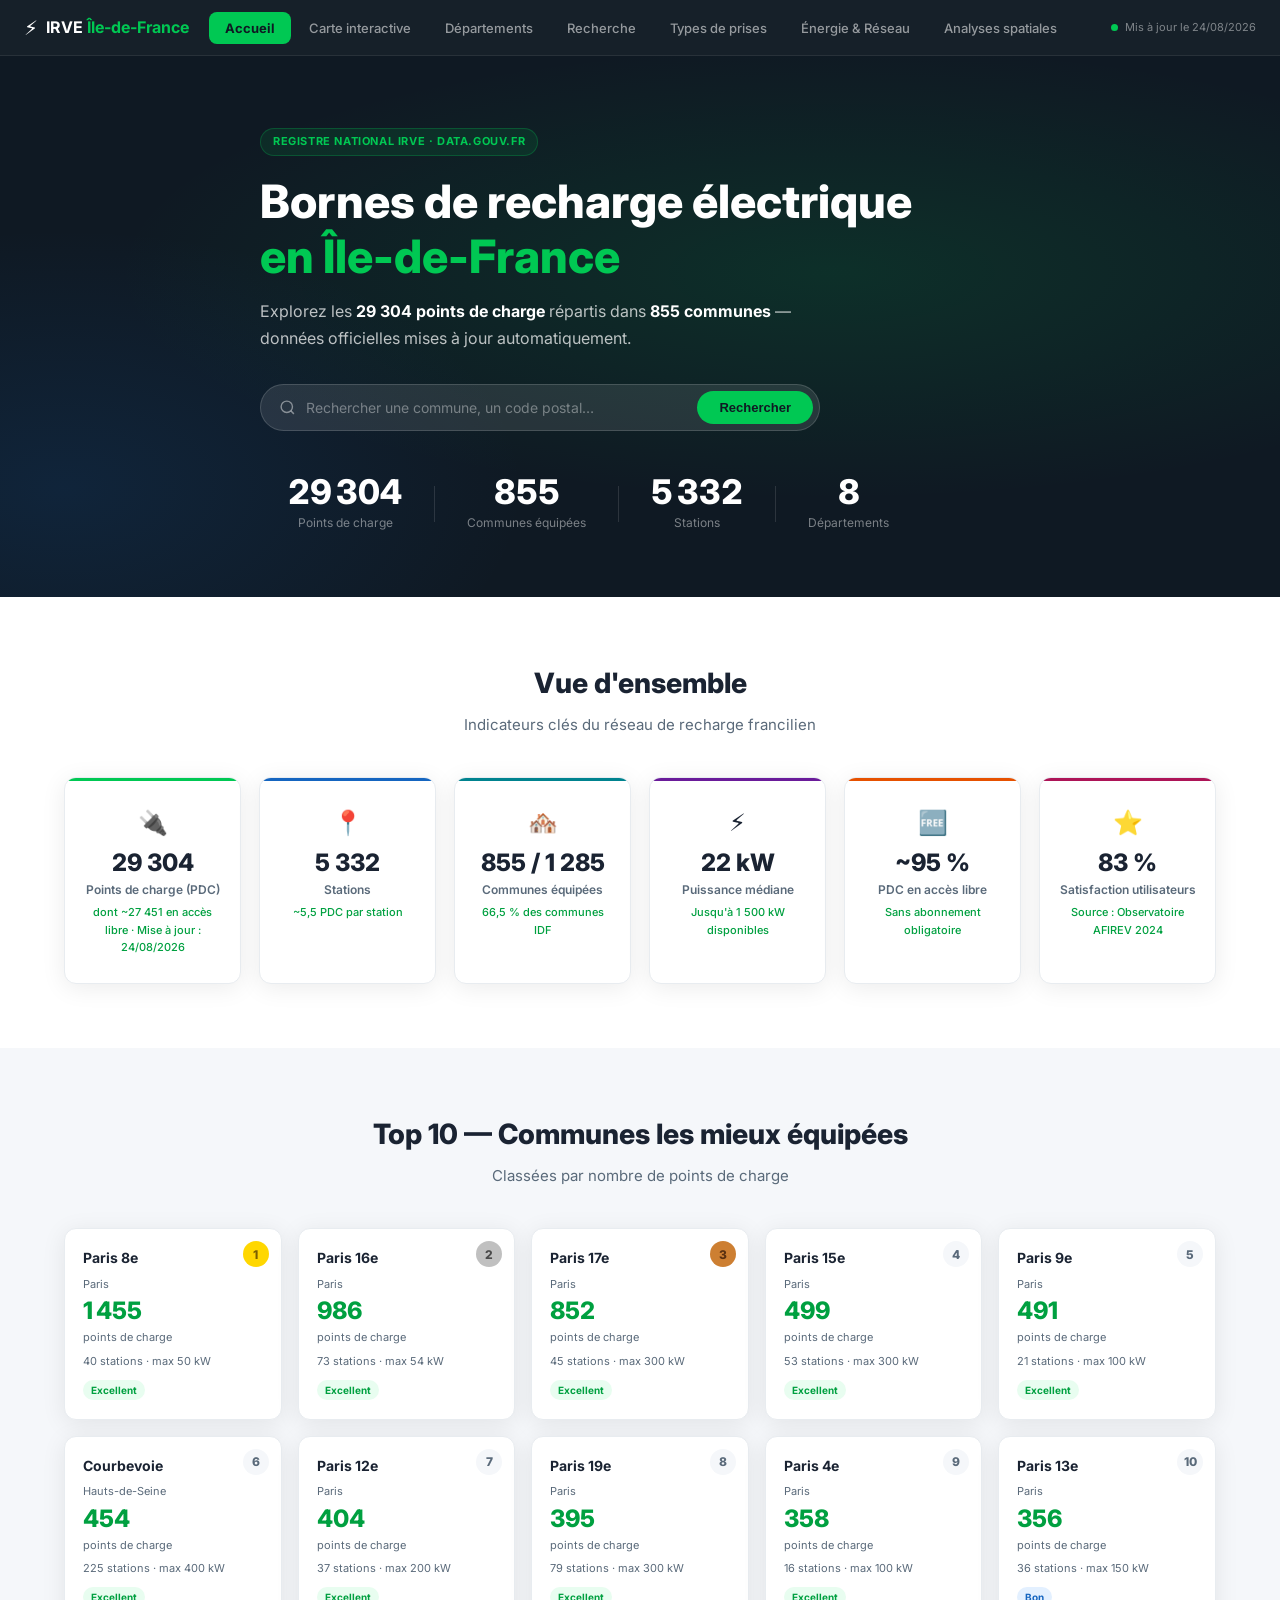
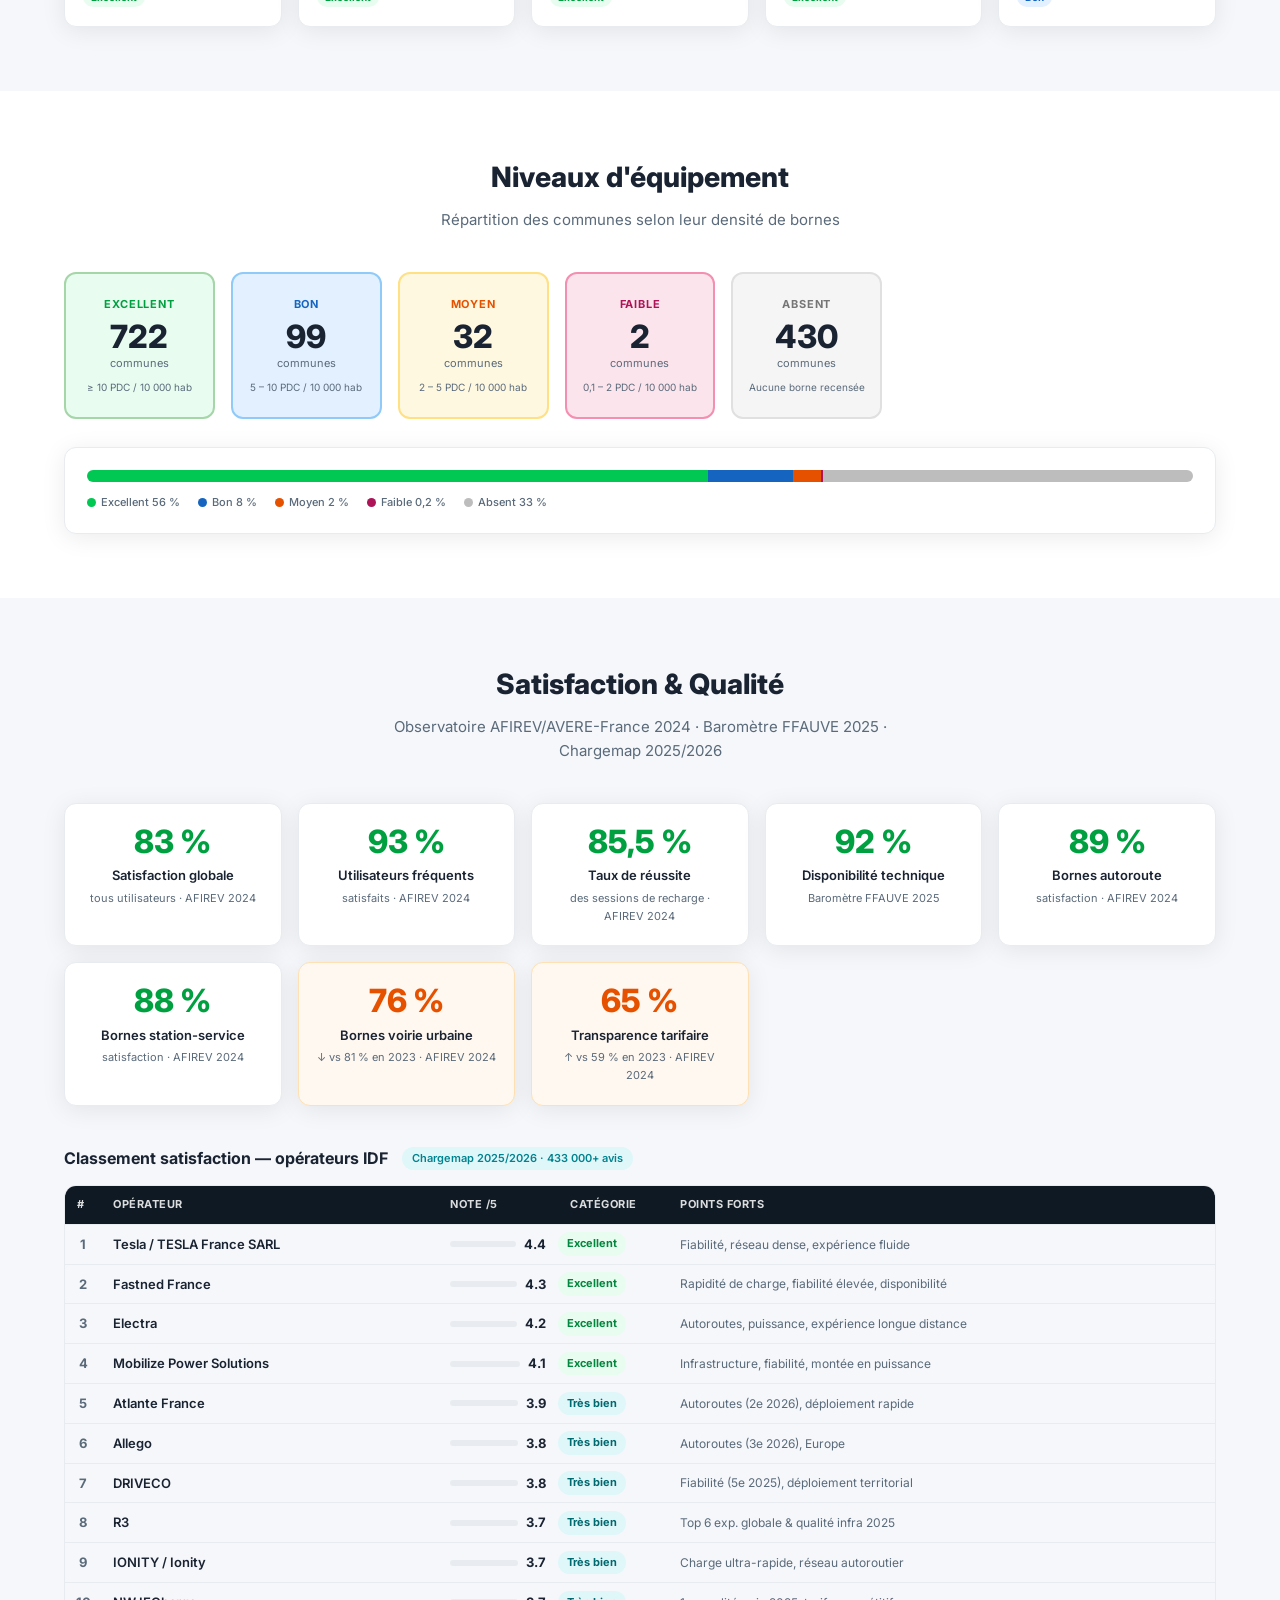
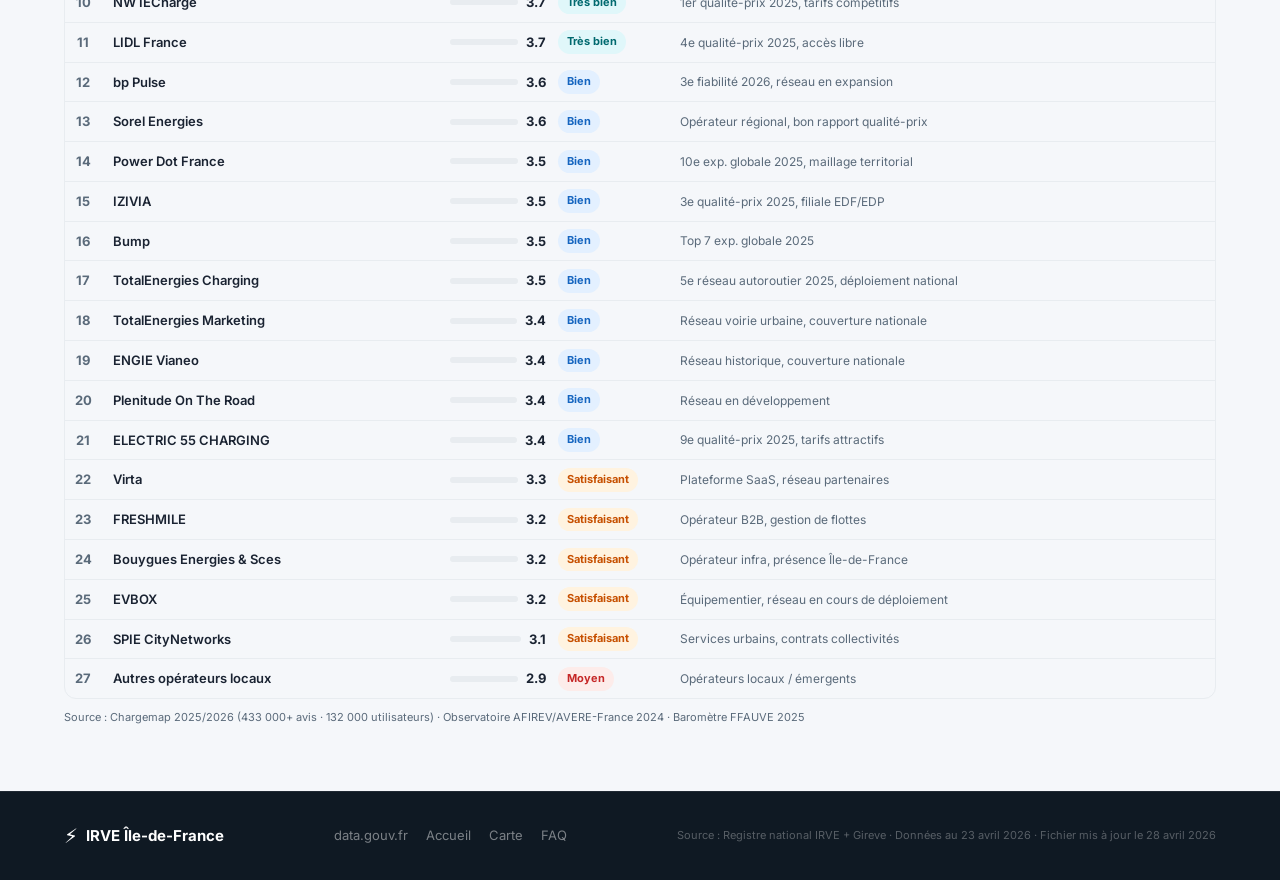
<file: index.html>
<!DOCTYPE html>
<html lang="fr">
<head>
  <meta charset="UTF-8" />
  <meta name="viewport" content="width=device-width, initial-scale=1.0" />
  <title>Bornes de Recharge Électrique — Île-de-France | IRVE IDF</title>
  <meta name="description" content="Explorez les 29 304 points de charge en Île-de-France. Carte interactive, statistiques et recherche par commune." />
  <link rel="stylesheet" href="lib/leaflet.css" />
  <link rel="stylesheet" href="style.css" />
  <link rel="preconnect" href="https://fonts.googleapis.com" />
  <link href="https://fonts.googleapis.com/css2?family=Inter:wght@300;400;500;600;700;800&display=swap" rel="stylesheet" />
</head>
<body>

<!-- ═══════════════ HEADER ═══════════════ -->
<header class="site-header">
  <div class="header-inner">
    <a href="#" class="logo" onclick="showTab('accueil');return false;">
      <span class="logo-icon">⚡</span>
      <span>IRVE <strong>Île-de-France</strong></span>
    </a>
    <nav class="tab-nav">
      <button class="tab-btn active" data-tab="accueil"    onclick="showTab('accueil')">Accueil</button>
      <button class="tab-btn"        data-tab="carte"      onclick="showTab('carte')">Carte interactive</button>
      <button class="tab-btn"        data-tab="departements" onclick="showTab('departements')">Départements</button>
      <button class="tab-btn"        data-tab="recherche"  onclick="showTab('recherche')">Recherche</button>
      <button class="tab-btn"        data-tab="types"      onclick="showTab('types')">Types de prises</button>
      <button class="tab-btn"        data-tab="energie"    onclick="showTab('energie')">Énergie &amp; Réseau</button>
      <button class="tab-btn"        data-tab="analyses"   onclick="showTab('analyses')">Analyses spatiales</button>
      <button class="tab-btn"        data-tab="faq"        onclick="showTab('faq')">FAQ</button>
    </nav>
    <div class="header-badge">
      <span class="badge-dot"></span>Mis à jour le 24/08/2026
    </div>
  </div>
</header>

<!-- ═══════════════ MENU MOBILE ═══════════════ -->
<div class="mobile-tabs">
  <button class="tab-btn active" data-tab="accueil"      onclick="showTab('accueil')">Accueil</button>
  <button class="tab-btn"        data-tab="carte"        onclick="showTab('carte')">Carte</button>
  <button class="tab-btn"        data-tab="departements" onclick="showTab('departements')">Dép.</button>
  <button class="tab-btn"        data-tab="recherche"    onclick="showTab('recherche')">Recherche</button>
  <button class="tab-btn"        data-tab="energie"      onclick="showTab('energie')">Énergie</button>
  <button class="tab-btn"        data-tab="analyses"     onclick="showTab('analyses')">Analyses</button>
  <button class="tab-btn"        data-tab="faq"          onclick="showTab('faq')">FAQ</button>
</div>

<!-- ═══════════════════════════════════════════════════════
     ONGLET 1 — ACCUEIL
     ═══════════════════════════════════════════════════════ -->
<div class="tab-panel active" id="tab-accueil">

  <!-- HERO -->
  <section class="hero">
    <div class="hero-bg"></div>
    <div class="hero-content">
      <div class="hero-label">Registre national IRVE · data.gouv.fr</div>
      <h1>Bornes de recharge électrique<br /><span class="hero-accent">en Île-de-France</span></h1>
      <p class="hero-sub">Explorez les <strong>29 304 points de charge</strong> répartis dans <strong>855 communes</strong> — données officielles mises à jour automatiquement.</p>

      <div class="search-bar-wrap">
        <div class="search-bar">
          <svg class="search-icon" viewBox="0 0 24 24" fill="none" stroke="currentColor" stroke-width="2"><circle cx="11" cy="11" r="8"/><path d="m21 21-4.35-4.35"/></svg>
          <input type="text" id="heroSearch" placeholder="Rechercher une commune, un code postal…" autocomplete="off" />
          <button class="btn-search" onclick="heroSearchGo()">Rechercher</button>
        </div>
        <div class="search-suggestions" id="heroSuggestions"></div>
      </div>

      <div class="hero-stats">
        <div class="hstat"><span class="hstat-num" data-target="29304">0</span><span class="hstat-label">Points de charge</span></div>
        <div class="hstat-sep"></div>
        <div class="hstat"><span class="hstat-num" data-target="855">0</span><span class="hstat-label">Communes équipées</span></div>
        <div class="hstat-sep"></div>
        <div class="hstat"><span class="hstat-num" data-target="5332">0</span><span class="hstat-label">Stations</span></div>
        <div class="hstat-sep"></div>
        <div class="hstat"><span class="hstat-num" data-target="8">0</span><span class="hstat-label">Départements</span></div>
      </div>
    </div>
  </section>

  <!-- KPI CARDS -->
  <section class="section-light">
    <div class="container">
      <div class="section-header"><h2>Vue d'ensemble</h2><p>Indicateurs clés du réseau de recharge francilien</p></div>
      <div class="stat-grid">
        <div class="stat-card stat-green">
          <div class="stat-card-icon">🔌</div>
          <div class="stat-card-val">29 304</div>
          <div class="stat-card-label">Points de charge (PDC)</div>
          <div class="stat-card-sub">dont ~27 451 en accès libre · Mise à jour : 24/08/2026</div>
        </div>
        <div class="stat-card stat-blue">
          <div class="stat-card-icon">📍</div>
          <div class="stat-card-val">5 332</div>
          <div class="stat-card-label">Stations</div>
          <div class="stat-card-sub">~5,5 PDC par station</div>
        </div>
        <div class="stat-card stat-teal">
          <div class="stat-card-icon">🏘️</div>
          <div class="stat-card-val">855 / 1 285</div>
          <div class="stat-card-label">Communes équipées</div>
          <div class="stat-card-sub">66,5 % des communes IDF</div>
        </div>
        <div class="stat-card stat-purple">
          <div class="stat-card-icon">⚡</div>
          <div class="stat-card-val">22 kW</div>
          <div class="stat-card-label">Puissance médiane</div>
          <div class="stat-card-sub">Jusqu'à 1 500 kW disponibles</div>
        </div>
        <div class="stat-card stat-orange">
          <div class="stat-card-icon">🆓</div>
          <div class="stat-card-val">~95 %</div>
          <div class="stat-card-label">PDC en accès libre</div>
          <div class="stat-card-sub">Sans abonnement obligatoire</div>
        </div>
        <div class="stat-card stat-pink">
          <div class="stat-card-icon">⭐</div>
          <div class="stat-card-val">83 %</div>
          <div class="stat-card-label">Satisfaction utilisateurs</div>
          <div class="stat-card-sub">Source : Observatoire AFIREV 2024</div>
        </div>
      </div>
    </div>
  </section>

  <!-- TOP 10 -->
  <section class="section-alt">
    <div class="container">
      <div class="section-header"><h2>Top 10 — Communes les mieux équipées</h2><p>Classées par nombre de points de charge</p></div>
      <div class="top-grid" id="topGrid"></div>
    </div>
  </section>

  <!-- NIVEAUX -->
  <section class="section-light">
    <div class="container">
      <div class="section-header"><h2>Niveaux d'équipement</h2><p>Répartition des communes selon leur densité de bornes</p></div>
      <div class="niveau-grid">
        <div class="niveau-card niveau-excellent"><div class="niveau-badge">Excellent</div><div class="niveau-count">722</div><div class="niveau-label">communes</div><div class="niveau-desc">≥ 10 PDC / 10 000 hab</div></div>
        <div class="niveau-card niveau-bon"><div class="niveau-badge">Bon</div><div class="niveau-count">99</div><div class="niveau-label">communes</div><div class="niveau-desc">5 – 10 PDC / 10 000 hab</div></div>
        <div class="niveau-card niveau-moyen"><div class="niveau-badge">Moyen</div><div class="niveau-count">32</div><div class="niveau-label">communes</div><div class="niveau-desc">2 – 5 PDC / 10 000 hab</div></div>
        <div class="niveau-card niveau-faible"><div class="niveau-badge">Faible</div><div class="niveau-count">2</div><div class="niveau-label">communes</div><div class="niveau-desc">0,1 – 2 PDC / 10 000 hab</div></div>
        <div class="niveau-card niveau-absent"><div class="niveau-badge">Absent</div><div class="niveau-count">430</div><div class="niveau-label">communes</div><div class="niveau-desc">Aucune borne recensée</div></div>
      </div>
      <div class="niveau-bar-wrap">
        <div class="niveau-bar">
          <div class="nb-seg nb-excellent" style="width:56.2%" title="Excellent : 722 communes"></div>
          <div class="nb-seg nb-bon"       style="width:7.7%"  title="Bon : 99 communes"></div>
          <div class="nb-seg nb-moyen"     style="width:2.5%"  title="Moyen : 32 communes"></div>
          <div class="nb-seg nb-faible"    style="width:0.2%"  title="Faible : 2 communes"></div>
          <div class="nb-seg nb-absent"    style="width:33.5%" title="Absent : 430 communes"></div>
        </div>
        <div class="niveau-bar-legend">
          <span><i class="dot dot-excellent"></i>Excellent 56 %</span>
          <span><i class="dot dot-bon"></i>Bon 8 %</span>
          <span><i class="dot dot-moyen"></i>Moyen 2 %</span>
          <span><i class="dot dot-faible"></i>Faible 0,2 %</span>
          <span><i class="dot dot-absent"></i>Absent 33 %</span>
        </div>
      </div>
    </div>
  </section>

  <!-- SATISFACTION & QUALITÉ -->
  <section class="section-alt">
    <div class="container">
      <div class="section-header"><h2>Satisfaction &amp; Qualité</h2><p>Observatoire AFIREV/AVERE-France 2024 · Baromètre FFAUVE 2025 · Chargemap 2025/2026</p></div>
      <div class="afirev-grid">
          <div class="afirev-kpi"><div class="afirev-val">83 %</div><div class="afirev-label">Satisfaction globale</div><div class="afirev-src">tous utilisateurs · AFIREV 2024</div></div>
          <div class="afirev-kpi"><div class="afirev-val">93 %</div><div class="afirev-label">Utilisateurs fréquents</div><div class="afirev-src">satisfaits · AFIREV 2024</div></div>
          <div class="afirev-kpi"><div class="afirev-val">85,5 %</div><div class="afirev-label">Taux de réussite</div><div class="afirev-src">des sessions de recharge · AFIREV 2024</div></div>
          <div class="afirev-kpi"><div class="afirev-val">92 %</div><div class="afirev-label">Disponibilité technique</div><div class="afirev-src">Baromètre FFAUVE 2025</div></div>
          <div class="afirev-kpi"><div class="afirev-val">89 %</div><div class="afirev-label">Bornes autoroute</div><div class="afirev-src">satisfaction · AFIREV 2024</div></div>
          <div class="afirev-kpi"><div class="afirev-val">88 %</div><div class="afirev-label">Bornes station-service</div><div class="afirev-src">satisfaction · AFIREV 2024</div></div>
          <div class="afirev-kpi afirev-warn"><div class="afirev-val">76 %</div><div class="afirev-label">Bornes voirie urbaine</div><div class="afirev-src">&#8595; vs 81 % en 2023 · AFIREV 2024</div></div>
          <div class="afirev-kpi afirev-warn"><div class="afirev-val">65 %</div><div class="afirev-label">Transparence tarifaire</div><div class="afirev-src">&#8593; vs 59 % en 2023 · AFIREV 2024</div></div>
      </div>
      <div class="op-rank-header">
        <h3>Classement satisfaction — opérateurs IDF</h3>
        <span class="op-rank-badge">Chargemap 2025/2026 · 433 000+ avis</span>
      </div>
      <div class="op-table-wrap">
        <table class="op-table">
          <thead><tr><th class="op-th-rank">#</th><th>Opérateur</th><th class="op-th-note">Note /5</th><th class="op-th-cat">Catégorie</th><th class="op-th-pts">Points forts</th></tr></thead>
          <tbody>
          <tr><td class="op-rank">1</td><td class="op-nom">Tesla / TESLA France SARL</td><td class="op-note"><span class="op-bar-wrap"><span class="op-bar" style="width:88%"></span></span><strong>4.4</strong></td><td><span class="op-cat cat-excellent">Excellent</span></td><td class="op-pts">Fiabilité, réseau dense, expérience fluide</td></tr>
          <tr><td class="op-rank">2</td><td class="op-nom">Fastned France</td><td class="op-note"><span class="op-bar-wrap"><span class="op-bar" style="width:86%"></span></span><strong>4.3</strong></td><td><span class="op-cat cat-excellent">Excellent</span></td><td class="op-pts">Rapidité de charge, fiabilité élevée, disponibilité</td></tr>
          <tr><td class="op-rank">3</td><td class="op-nom">Electra</td><td class="op-note"><span class="op-bar-wrap"><span class="op-bar" style="width:84%"></span></span><strong>4.2</strong></td><td><span class="op-cat cat-excellent">Excellent</span></td><td class="op-pts">Autoroutes, puissance, expérience longue distance</td></tr>
          <tr><td class="op-rank">4</td><td class="op-nom">Mobilize Power Solutions</td><td class="op-note"><span class="op-bar-wrap"><span class="op-bar" style="width:82%"></span></span><strong>4.1</strong></td><td><span class="op-cat cat-excellent">Excellent</span></td><td class="op-pts">Infrastructure, fiabilité, montée en puissance</td></tr>
          <tr><td class="op-rank">5</td><td class="op-nom">Atlante France</td><td class="op-note"><span class="op-bar-wrap"><span class="op-bar" style="width:78%"></span></span><strong>3.9</strong></td><td><span class="op-cat cat-tresbien">Très bien</span></td><td class="op-pts">Autoroutes (2e 2026), déploiement rapide</td></tr>
          <tr><td class="op-rank">6</td><td class="op-nom">Allego</td><td class="op-note"><span class="op-bar-wrap"><span class="op-bar" style="width:76%"></span></span><strong>3.8</strong></td><td><span class="op-cat cat-tresbien">Très bien</span></td><td class="op-pts">Autoroutes (3e 2026), Europe</td></tr>
          <tr><td class="op-rank">7</td><td class="op-nom">DRIVECO</td><td class="op-note"><span class="op-bar-wrap"><span class="op-bar" style="width:76%"></span></span><strong>3.8</strong></td><td><span class="op-cat cat-tresbien">Très bien</span></td><td class="op-pts">Fiabilité (5e 2025), déploiement territorial</td></tr>
          <tr><td class="op-rank">8</td><td class="op-nom">R3</td><td class="op-note"><span class="op-bar-wrap"><span class="op-bar" style="width:74%"></span></span><strong>3.7</strong></td><td><span class="op-cat cat-tresbien">Très bien</span></td><td class="op-pts">Top 6 exp. globale &amp; qualité infra 2025</td></tr>
          <tr><td class="op-rank">9</td><td class="op-nom">IONITY / Ionity</td><td class="op-note"><span class="op-bar-wrap"><span class="op-bar" style="width:74%"></span></span><strong>3.7</strong></td><td><span class="op-cat cat-tresbien">Très bien</span></td><td class="op-pts">Charge ultra-rapide, réseau autoroutier</td></tr>
          <tr><td class="op-rank">10</td><td class="op-nom">NW IECharge</td><td class="op-note"><span class="op-bar-wrap"><span class="op-bar" style="width:74%"></span></span><strong>3.7</strong></td><td><span class="op-cat cat-tresbien">Très bien</span></td><td class="op-pts">1er qualité-prix 2025, tarifs compétitifs</td></tr>
          <tr><td class="op-rank">11</td><td class="op-nom">LIDL France</td><td class="op-note"><span class="op-bar-wrap"><span class="op-bar" style="width:74%"></span></span><strong>3.7</strong></td><td><span class="op-cat cat-tresbien">Très bien</span></td><td class="op-pts">4e qualité-prix 2025, accès libre</td></tr>
          <tr><td class="op-rank">12</td><td class="op-nom">bp Pulse</td><td class="op-note"><span class="op-bar-wrap"><span class="op-bar" style="width:72%"></span></span><strong>3.6</strong></td><td><span class="op-cat cat-bien">Bien</span></td><td class="op-pts">3e fiabilité 2026, réseau en expansion</td></tr>
          <tr><td class="op-rank">13</td><td class="op-nom">Sorel Energies</td><td class="op-note"><span class="op-bar-wrap"><span class="op-bar" style="width:72%"></span></span><strong>3.6</strong></td><td><span class="op-cat cat-bien">Bien</span></td><td class="op-pts">Opérateur régional, bon rapport qualité-prix</td></tr>
          <tr><td class="op-rank">14</td><td class="op-nom">Power Dot France</td><td class="op-note"><span class="op-bar-wrap"><span class="op-bar" style="width:70%"></span></span><strong>3.5</strong></td><td><span class="op-cat cat-bien">Bien</span></td><td class="op-pts">10e exp. globale 2025, maillage territorial</td></tr>
          <tr><td class="op-rank">15</td><td class="op-nom">IZIVIA</td><td class="op-note"><span class="op-bar-wrap"><span class="op-bar" style="width:70%"></span></span><strong>3.5</strong></td><td><span class="op-cat cat-bien">Bien</span></td><td class="op-pts">3e qualité-prix 2025, filiale EDF/EDP</td></tr>
          <tr><td class="op-rank">16</td><td class="op-nom">Bump</td><td class="op-note"><span class="op-bar-wrap"><span class="op-bar" style="width:70%"></span></span><strong>3.5</strong></td><td><span class="op-cat cat-bien">Bien</span></td><td class="op-pts">Top 7 exp. globale 2025</td></tr>
          <tr><td class="op-rank">17</td><td class="op-nom">TotalEnergies Charging</td><td class="op-note"><span class="op-bar-wrap"><span class="op-bar" style="width:70%"></span></span><strong>3.5</strong></td><td><span class="op-cat cat-bien">Bien</span></td><td class="op-pts">5e réseau autoroutier 2025, déploiement national</td></tr>
          <tr><td class="op-rank">18</td><td class="op-nom">TotalEnergies Marketing</td><td class="op-note"><span class="op-bar-wrap"><span class="op-bar" style="width:68%"></span></span><strong>3.4</strong></td><td><span class="op-cat cat-bien">Bien</span></td><td class="op-pts">Réseau voirie urbaine, couverture nationale</td></tr>
          <tr><td class="op-rank">19</td><td class="op-nom">ENGIE Vianeo</td><td class="op-note"><span class="op-bar-wrap"><span class="op-bar" style="width:68%"></span></span><strong>3.4</strong></td><td><span class="op-cat cat-bien">Bien</span></td><td class="op-pts">Réseau historique, couverture nationale</td></tr>
          <tr><td class="op-rank">20</td><td class="op-nom">Plenitude On The Road</td><td class="op-note"><span class="op-bar-wrap"><span class="op-bar" style="width:68%"></span></span><strong>3.4</strong></td><td><span class="op-cat cat-bien">Bien</span></td><td class="op-pts">Réseau en développement</td></tr>
          <tr><td class="op-rank">21</td><td class="op-nom">ELECTRIC 55 CHARGING</td><td class="op-note"><span class="op-bar-wrap"><span class="op-bar" style="width:68%"></span></span><strong>3.4</strong></td><td><span class="op-cat cat-bien">Bien</span></td><td class="op-pts">9e qualité-prix 2025, tarifs attractifs</td></tr>
          <tr><td class="op-rank">22</td><td class="op-nom">Virta</td><td class="op-note"><span class="op-bar-wrap"><span class="op-bar" style="width:66%"></span></span><strong>3.3</strong></td><td><span class="op-cat cat-satisf">Satisfaisant</span></td><td class="op-pts">Plateforme SaaS, réseau partenaires</td></tr>
          <tr><td class="op-rank">23</td><td class="op-nom">FRESHMILE</td><td class="op-note"><span class="op-bar-wrap"><span class="op-bar" style="width:64%"></span></span><strong>3.2</strong></td><td><span class="op-cat cat-satisf">Satisfaisant</span></td><td class="op-pts">Opérateur B2B, gestion de flottes</td></tr>
          <tr><td class="op-rank">24</td><td class="op-nom">Bouygues Energies &amp; Sces</td><td class="op-note"><span class="op-bar-wrap"><span class="op-bar" style="width:64%"></span></span><strong>3.2</strong></td><td><span class="op-cat cat-satisf">Satisfaisant</span></td><td class="op-pts">Opérateur infra, présence Île-de-France</td></tr>
          <tr><td class="op-rank">25</td><td class="op-nom">EVBOX</td><td class="op-note"><span class="op-bar-wrap"><span class="op-bar" style="width:64%"></span></span><strong>3.2</strong></td><td><span class="op-cat cat-satisf">Satisfaisant</span></td><td class="op-pts">Équipementier, réseau en cours de déploiement</td></tr>
          <tr><td class="op-rank">26</td><td class="op-nom">SPIE CityNetworks</td><td class="op-note"><span class="op-bar-wrap"><span class="op-bar" style="width:62%"></span></span><strong>3.1</strong></td><td><span class="op-cat cat-satisf">Satisfaisant</span></td><td class="op-pts">Services urbains, contrats collectivités</td></tr>
          <tr><td class="op-rank">27</td><td class="op-nom">Autres opérateurs locaux</td><td class="op-note"><span class="op-bar-wrap"><span class="op-bar" style="width:58%"></span></span><strong>2.9</strong></td><td><span class="op-cat cat-moyen">Moyen</span></td><td class="op-pts">Opérateurs locaux / émergents</td></tr>
          </tbody>
        </table>
      </div>
      <p class="op-source">Source : Chargemap 2025/2026 (433 000+ avis · 132 000 utilisateurs) · Observatoire AFIREV/AVERE-France 2024 · Baromètre FFAUVE 2025</p>
    </div>
  </section>
</div>

<!-- ═══════════════════════════════════════════════════════
     ONGLET 2 — CARTE INTERACTIVE
     ═══════════════════════════════════════════════════════ -->
<div class="tab-panel" id="tab-carte">

  <!-- Barre de contrôles -->
  <div class="map-toolbar">
    <div class="map-ctrl-group">
      <span class="map-ctrl-label">Affichage</span>
      <div class="map-toggle-group">
        <button class="map-toggle active" id="mapToggleAll"  onclick="setMapMode('all')">Toutes</button>
        <button class="map-toggle"        id="mapToggleIrve" onclick="setMapMode('irve')">Équipées</button>
        <button class="map-toggle"        id="mapToggleSans" onclick="setMapMode('sans')">Sans borne</button>
      </div>
    </div>
    <div class="map-ctrl-group">
      <span class="map-ctrl-label">Couleur</span>
      <select class="map-select-sm" id="mapColorBy" onchange="updateMapColors()">
        <option value="niveau">Niveau équip.</option>
        <option value="dept">Département</option>
        <option value="pdc">Nb PDC</option>
        <option value="densite">Densité pop.</option>
        <option value="revenu">Revenu médian</option>
      </select>
    </div>
    <div class="map-ctrl-group">
      <span class="map-ctrl-label">Limites</span>
      <div class="map-toggle-group">
        <button class="map-toggle active" id="mapToggleDept"    onclick="toggleBorder('dept')">Dép.</button>
        <button class="map-toggle"        id="mapToggleCommune" onclick="toggleBorder('commune')">Communes</button>
      </div>
    </div>
    <div class="map-ctrl-group">
      <span class="map-ctrl-label">Département</span>
      <select class="map-select-sm" id="mapFilterDept" onchange="filterMap()">
        <option value="">Tous</option>
        <option value="75">Paris (75)</option>
        <option value="77">Seine-et-Marne (77)</option>
        <option value="78">Yvelines (78)</option>
        <option value="91">Essonne (91)</option>
        <option value="92">Hauts-de-Seine (92)</option>
        <option value="93">Seine-Saint-Denis (93)</option>
        <option value="94">Val-de-Marne (94)</option>
        <option value="95">Val-d'Oise (95)</option>
      </select>
    </div>
    <div class="map-ctrl-group map-ctrl-search">
      <span class="map-ctrl-label">Commune</span>
      <input type="text" class="map-input-sm" id="mapSearch" placeholder="Nom ou CP…" oninput="filterMapSearch()" />
    </div>
    <div class="map-stat-inline">
      <span id="mapStatCount">—</span> communes &nbsp;|&nbsp;
      <span id="mapStatPDC">—</span> PDC
    </div>
  </div>

  <!-- Carte -->
  <div id="mainMap"></div>

  <!-- Légende flottante -->
  <div class="map-legend-float" id="mapLegend"></div>

</div>

<!-- ═══════════════════════════════════════════════════════
     ONGLET 3 — DÉPARTEMENTS
     ═══════════════════════════════════════════════════════ -->
<div class="tab-panel" id="tab-departements">
  <div class="container" style="padding-top:48px;padding-bottom:48px;">
    <div class="section-header"><h2>Répartition par département</h2><p>Cliquez sur un département pour filtrer la recherche</p></div>
    <div class="dept-grid" id="deptGrid"></div>
  </div>
</div>

<!-- ═══════════════════════════════════════════════════════
     ONGLET 4 — RECHERCHE
     ═══════════════════════════════════════════════════════ -->
<div class="tab-panel" id="tab-recherche">
  <div class="container" style="padding-top:48px;padding-bottom:48px;">
    <div class="section-header"><h2>Recherche par commune</h2><p>Filtrez les 1 285 communes d'Île-de-France</p></div>

    <div class="filter-bar">
      <div class="filter-group">
        <label>Département</label>
        <select id="filterDept" onchange="applyFilters()">
          <option value="">Tous</option>
          <option value="75">Paris (75)</option>
          <option value="77">Seine-et-Marne (77)</option>
          <option value="78">Yvelines (78)</option>
          <option value="91">Essonne (91)</option>
          <option value="92">Hauts-de-Seine (92)</option>
          <option value="93">Seine-Saint-Denis (93)</option>
          <option value="94">Val-de-Marne (94)</option>
          <option value="95">Val-d'Oise (95)</option>
        </select>
      </div>
      <div class="filter-group">
        <label>Niveau équipement</label>
        <select id="filterNiveau" onchange="applyFilters()">
          <option value="">Tous</option>
          <option value="Excellent">Excellent</option>
          <option value="Bon">Bon</option>
          <option value="Moyen">Moyen</option>
          <option value="Faible">Faible</option>
          <option value="Absent">Absent</option>
        </select>
      </div>
      <div class="filter-group">
        <label>Classe commune</label>
        <select id="filterClasse" onchange="applyFilters()">
          <option value="">Toutes</option>
          <option value="Urbaine dense">Urbaine dense</option>
          <option value="Urbaine">Urbaine</option>
          <option value="Periurbaine">Périurbaine</option>
          <option value="Rurale">Rurale</option>
        </select>
      </div>
      <div class="filter-group filter-search">
        <label>Commune ou code postal</label>
        <input type="text" id="filterText" placeholder="Ex : Versailles, 78000…" oninput="debouncedFilter()" />
      </div>
      <button class="btn-reset" onclick="resetFilters()">✕ Réinitialiser</button>
    </div>

    <div class="table-meta" id="tableMeta">Chargement…</div>
    <div class="table-wrap">
      <table class="commune-table" id="communeTable">
        <thead>
          <tr>
            <th onclick="sortTable('commune')">Commune <span class="sort-arrow" id="sort-commune"></span></th>
            <th onclick="sortTable('dept')">Dép. <span class="sort-arrow" id="sort-dept"></span></th>
            <th onclick="sortTable('pdc')">PDC <span class="sort-arrow" id="sort-pdc">↓</span></th>
            <th onclick="sortTable('stations')">Stations <span class="sort-arrow" id="sort-stations"></span></th>
            <th onclick="sortTable('puiss_max')">Puiss. max <span class="sort-arrow" id="sort-puiss_max"></span></th>
            <th onclick="sortTable('pct_libre')">Accès libre <span class="sort-arrow" id="sort-pct_libre"></span></th>
            <th onclick="sortTable('pdc_10k')">PDC/10k hab <span class="sort-arrow" id="sort-pdc_10k"></span></th>
            <th>Niveau</th>
          </tr>
        </thead>
        <tbody id="communeTableBody"></tbody>
      </table>
    </div>
    <div class="pagination" id="pagination"></div>
    <div id="ficheZone" class="fiche-zone" style="display:none"></div>
  </div>
</div>

<!-- ═══════════════════════════════════════════════════════
     ONGLET 5 — TYPES DE PRISES
     ═══════════════════════════════════════════════════════ -->
<div class="tab-panel" id="tab-types">
  <div class="container" style="padding-top:48px;padding-bottom:48px;">
    <div class="section-header"><h2>Types de connecteurs</h2><p>Compatibilité avec les principaux standards de recharge</p></div>
    <div class="connectors-grid">
      <div class="connector-card">
        <div class="connector-icon conn-t2">T2</div>
        <div class="connector-name">Type 2 (Mennekes)</div>
        <div class="connector-count" id="cnt-t2">—</div>
        <div class="connector-desc">Standard européen AC. Compatible avec la quasi-totalité des VE du marché.</div>
        <div class="connector-power">Jusqu'à 22 kW AC</div>
      </div>
      <div class="connector-card">
        <div class="connector-icon conn-ccs">CCS</div>
        <div class="connector-name">CCS Combo 2</div>
        <div class="connector-count" id="cnt-ccs">—</div>
        <div class="connector-desc">Recharge rapide DC. Standard dominant pour les voitures européennes et américaines.</div>
        <div class="connector-power">Jusqu'à 1 500 kW DC</div>
      </div>
      <div class="connector-card">
        <div class="connector-icon conn-chad">CHD</div>
        <div class="connector-name">CHAdeMO</div>
        <div class="connector-count" id="cnt-chad">—</div>
        <div class="connector-desc">Recharge rapide DC. Standard japonais pour Nissan, Mitsubishi.</div>
        <div class="connector-power">Jusqu'à 100 kW DC</div>
      </div>
      <div class="connector-card">
        <div class="connector-icon conn-ef">EF</div>
        <div class="connector-name">Prise EF (domestique)</div>
        <div class="connector-count" id="cnt-ef">—</div>
        <div class="connector-desc">Prise standard française (Mode 2). Recharge lente, usage d'appoint.</div>
        <div class="connector-power">Jusqu'à 3,7 kW AC</div>
      </div>
    </div>
    <div class="power-table-wrap">
      <h3>Tableau des puissances de recharge</h3>
      <table class="power-table">
        <thead><tr><th>Type de borne</th><th>Puissance</th><th>Temps recharge 50 kWh</th><th>Usage typique</th></tr></thead>
        <tbody>
          <tr><td>Prise EF (Mode 2)</td><td>2,3 – 3,7 kW</td><td>13 – 22 h</td><td>Domicile, dépannage</td></tr>
          <tr><td>Borne AC (Type 2)</td><td>7 – 22 kW</td><td>2 – 7 h</td><td>Domicile, parking, travail</td></tr>
          <tr><td>Borne rapide DC</td><td>50 – 150 kW</td><td>20 – 60 min</td><td>Autoroute, centre commercial</td></tr>
          <tr><td>Borne ultra-rapide DC</td><td>150 – 1 500 kW</td><td>3 – 20 min</td><td>Corridor autoroutier</td></tr>
        </tbody>
      </table>
    </div>
  </div>
</div>

<!-- ═══════════════════════════════════════════════════════
     ONGLET 6 — ÉNERGIE & RÉSEAU
     ═══════════════════════════════════════════════════════ -->
<div class="tab-panel" id="tab-energie">
  <div class="container" style="padding-top:48px;padding-bottom:48px;">
    <div class="section-header">
      <h2>Énergie &amp; Réseau</h2>
      <p>Potentiel solaire, consommation électrique des bornes et capacité réseau en Île-de-France</p>
    </div>

    <!-- Section 1 : Potentiel solaire PVGIS -->
    <div class="energie-section">
      <div class="energie-section-title">☀️ Potentiel Solaire par département — API PVGIS</div>
      <p class="energie-intro">
        Irradiance annuelle optimale issue de l'API <strong>PVGIS v5.2</strong> (JRC, Commission Européenne)
        pour chaque département d'Île-de-France. Ces données permettent d'évaluer le potentiel d'alimentation solaire
        des bornes IRVE (autonomie, dimensionnement de panneaux, couverture partielle de la consommation des PDC).
      </p>
      <div id="solarGrid" class="solar-grid">
        <div class="solar-loading">⏳ Interrogation de l'API PVGIS (JRC)…</div>
      </div>
      <p class="energie-note" id="solarNote">Source : PVGIS v5.2 · JRC · Commission Européenne · Statistiques horaires 2005–2020 · Système silicium cristallin 1 kWc, pertes 14 %</p>
    </div>

    <!-- Section 2 : Consommation estimée IRVE -->
    <div class="energie-section">
      <div class="energie-section-title">⚡ Consommation électrique estimée des points de charge</div>
      <p class="energie-intro">
        Estimation de la consommation annuelle des PDC par département, calculée à partir de la
        <strong>puissance totale installée</strong> et d'un taux d'utilisation de <strong>15 %</strong>
        (taux moyen constaté pour les PDC publics français — source AFIREV 2024).
        Ces données permettent d'évaluer la charge électrique induite par les IRVE sur le réseau local.
      </p>
      <div id="consoGrid" class="conso-grid"></div>
      <p class="energie-note">Formule : Puissance installée (kW) × 8 760 h/an × 15 % = Consommation annuelle estimée · Référence foyer : 4 700 kWh/an (INSEE 2023) · Source taux : AFIREV 2024</p>
    </div>

    <!-- Section 3 : Enedis Open Data -->
    <div class="energie-section">
      <div class="energie-section-title">🔌 Production photovoltaïque &amp; capacité réseau — Enedis Open Data</div>
      <p class="energie-intro">
        Production d'énergie photovoltaïque par département (données <strong>Enedis Open Data</strong>),
        comparée à la consommation estimée des IRVE. Le <strong>taux de couverture solaire</strong>
        indique dans quelle mesure la production PV locale pourrait couvrir la consommation des bornes de recharge.
      </p>
      <div id="enedisGrid" class="enedis-grid">
        <div class="solar-loading">⏳ Chargement des données Enedis Open Data…</div>
      </div>
      <p class="energie-note" id="enedisNote">Source : Enedis Open Data · data.enedis.fr · Production photovoltaïque par commune et domaine de tension</p>
    </div>
  </div>
</div>

<!-- ═══════════════════════════════════════════════════════
     ONGLET 7 — ANALYSES SPATIALES
     ═══════════════════════════════════════════════════════ -->
<div class="tab-panel" id="tab-analyses">

  <!-- Bandeau intro -->
  <section class="ana-hero">
    <div class="container">
      <div class="ana-hero-label">Analyse géospatiale · Pipeline reproductible</div>
      <h1 class="ana-hero-title">Où sont les inégalités d'accès à la recharge&nbsp;?</h1>
      <p class="ana-hero-sub">
        Une chaîne d'analyses spatiales appliquée aux <strong>1&nbsp;285 communes</strong> d'Île-de-France :
        mesure des inégalités, accessibilité réseau réelle, facteurs explicatifs et priorisation des
        futures implantations. Données : base communale officielle · réseau routier &amp; POI OpenStreetMap ·
        consolidation nationale IRVE (Etalab).
      </p>
      <div class="ana-hero-tags">
        <span class="ana-tag">Statistiques spatiales</span>
        <span class="ana-tag">Accessibilité E2SFCA</span>
        <span class="ana-tag">Régressions MGWR / SAR</span>
        <span class="ana-tag">Équité territoriale</span>
        <span class="ana-tag">Priorisation MCDA</span>
      </div>
    </div>
  </section>

  <!-- KPI clés des analyses -->
  <section class="section-light">
    <div class="container">
      <div class="section-header"><h2>Résultats clés</h2><p>Les indicateurs marquants issus des analyses spatiales</p></div>
      <div class="stat-grid">
        <div class="stat-card stat-orange">
          <div class="stat-card-icon">⚖️</div>
          <div class="stat-card-val">0,511</div>
          <div class="stat-card-label">Indice de Gini (accès)</div>
          <div class="stat-card-sub">Forte inégalité : les 50 % de communes les moins équipées ne concentrent que 17,7 % des bornes</div>
        </div>
        <div class="stat-card stat-blue">
          <div class="stat-card-icon">🧭</div>
          <div class="stat-card-val">0,178</div>
          <div class="stat-card-label">Indice de Moran (I)</div>
          <div class="stat-card-sub">Autocorrélation spatiale significative (p = 0,001) : l'équipement se regroupe géographiquement</div>
        </div>
        <div class="stat-card stat-green">
          <div class="stat-card-icon">📍</div>
          <div class="stat-card-val">59,9 %</div>
          <div class="stat-card-label">Population à moins de 500 m d'une borne</div>
          <div class="stat-card-sub">Distance médiane par commune : 1 230 m · 315 communes au-delà de 2 km : la couverture n'est homogène qu'en habitants</div>
        </div>
        <div class="stat-card stat-purple">
          <div class="stat-card-icon">🏢</div>
          <div class="stat-card-val">93 %</div>
          <div class="stat-card-label">Communes en quasi-monopole</div>
          <div class="stat-card-sub">812 / 877 communes équipées ont un HHI &gt; 2 500 (un seul opérateur dominant)</div>
        </div>
        <div class="stat-card stat-teal">
          <div class="stat-card-icon">📍</div>
          <div class="stat-card-val">71,5 %</div>
          <div class="stat-card-label">Bornes à &lt; 500 m d'un attracteur</div>
          <div class="stat-card-sub">Gare ou grand commerce à proximité (67,0 % commerce · 36,7 % gare)</div>
        </div>
        <div class="stat-card stat-pink">
          <div class="stat-card-icon">🎯</div>
          <div class="stat-card-val">0,215</div>
          <div class="stat-card-label">Gini de l'accessibilité (E2SFCA)</div>
          <div class="stat-card-sub">Corrélation avec le revenu ≈ 0 : l'inégalité d'accès est géographique, pas sociale</div>
        </div>
      </div>
    </div>
  </section>

  <!-- EXPLORATEUR CARTOGRAPHIQUE INTERACTIF -->
  <section class="section-alt">
    <div class="container">
      <div class="section-header">
        <h2>Explorer les analyses</h2>
        <p>Choisissez un indicateur : la carte se recolore instantanément. Survolez une commune pour voir sa valeur, zoomez et déplacez-vous librement. (Les scénarios de décision sont présentés dans la section suivante.)</p>
      </div>
      <div class="ana-map-controls">
        <label class="ana-select-label" for="anaIndicator">Indicateur cartographié&nbsp;:</label>
        <select id="anaIndicator" class="ana-select"></select>
      </div>
      <div class="ana-map-wrap">
        <div id="anaMap"></div>
        <div class="ana-legend" id="anaLegend"></div>
      </div>
      <div class="ana-desc" id="anaDesc"></div>
    </div>
  </section>

  <!-- SCÉNARIOS DE DÉCISION -->
  <section class="section-light">
    <div class="container">
      <div class="section-header">
        <h2>Scénarios de décision</h2>
        <p>Quatre stratégies de priorisation des futures implantations — glissez le curseur pour comparer les cartes</p>
      </div>
      <div class="ana-scen">
        <div class="ana-scen-head">🎚️ Choisir un scénario</div>
        <div class="ana-scen-sub">Chaque scénario re-pondère les critères de priorité. Glissez le curseur (ou cliquez un nom) pour recolorer la carte.</div>
        <input type="range" id="anaScenSlider" class="ana-scen-slider" min="0" max="3" step="1" value="0" />
        <div class="ana-scen-labels" id="anaScenLabels">
          <span data-i="0">Équité</span>
          <span data-i="1">Efficacité</span>
          <span data-i="2">Résilience</span>
          <span data-i="3">Couverture max</span>
        </div>
      </div>
      <div class="ana-map-wrap">
        <div id="anaScenMap"></div>
        <div class="ana-legend" id="anaScenLegend"></div>
      </div>
      <div class="ana-desc" id="anaScenDesc"></div>
      <div class="ana-scen-weights" id="anaScenWeights"></div>
    </div>
  </section>

  <!-- PONDÉRATION PERSONNALISÉE -->
  <section class="section-alt">
    <div class="container">
      <div class="section-header">
        <h2>Composez votre propre priorité</h2>
        <p>Ajustez le poids de chaque critère selon vos objectifs : la carte de priorité se recalcule en direct</p>
      </div>
      <div class="ana-weights-grid">
        <div class="ana-weights-panel">
          <div class="ana-w-panel-title">⚖️ Poids des critères</div>
          <div class="ana-w-row">
            <div class="ana-w-label"><span>Densité de population</span><span class="ana-w-val" id="wv_c_den">25 %</span></div>
            <input type="range" id="w_c_den" class="ana-w-slider" min="0" max="100" step="1" value="25" />
          </div>
          <div class="ana-w-row">
            <div class="ana-w-label"><span>Taux de véhicules électriques</span><span class="ana-w-val" id="wv_c_ve">20 %</span></div>
            <input type="range" id="w_c_ve" class="ana-w-slider" min="0" max="100" step="1" value="20" />
          </div>
          <div class="ana-w-row">
            <div class="ana-w-label"><span>Déficit de bornes</span><span class="ana-w-val" id="wv_c_def">20 %</span></div>
            <input type="range" id="w_c_def" class="ana-w-slider" min="0" max="100" step="1" value="20" />
          </div>
          <div class="ana-w-row">
            <div class="ana-w-label"><span>Faible accessibilité (E2SFCA)</span><span class="ana-w-val" id="wv_c_acc">15 %</span></div>
            <input type="range" id="w_c_acc" class="ana-w-slider" min="0" max="100" step="1" value="15" />
          </div>
          <div class="ana-w-row">
            <div class="ana-w-label"><span>Équité (faible revenu)</span><span class="ana-w-val" id="wv_c_rev">10 %</span></div>
            <input type="range" id="w_c_rev" class="ana-w-slider" min="0" max="100" step="1" value="10" />
          </div>
          <div class="ana-w-row">
            <div class="ana-w-label"><span>Attracteurs (gares &amp; commerces)</span><span class="ana-w-val" id="wv_c_att">10 %</span></div>
            <input type="range" id="w_c_att" class="ana-w-slider" min="0" max="100" step="1" value="10" />
          </div>
          <div class="ana-w-row">
            <div class="ana-w-label"><span>Résilience (anti-monopole)</span><span class="ana-w-val" id="wv_c_mono">0 %</span></div>
            <input type="range" id="w_c_mono" class="ana-w-slider" min="0" max="100" step="1" value="0" />
          </div>
          <button class="ana-w-reset" id="anaWReset">↺ Réinitialiser les poids par défaut</button>
        </div>
        <div class="ana-w-mapcol">
          <div class="ana-map-wrap">
            <div id="anaWMap"></div>
            <div class="ana-legend" id="anaWLegend"></div>
          </div>
          <div class="ana-w-top" id="anaWTop"></div>
        </div>
      </div>
    </div>
  </section>

  <!-- GRAPHIQUES COMPLÉMENTAIRES -->
  <section class="section-light">
    <div class="container">
      <div class="section-header">
        <h2>Graphiques complémentaires</h2>
        <p>Distributions et diagrammes qui ne se prêtent pas à la carte (cliquez pour agrandir)</p>
      </div>
      <div class="ana-figures">
        <a class="ana-fig" href="analyses/lorenz_gini.png" target="_blank" rel="noopener">
          <img src="analyses/lorenz_gini.png" alt="Courbe de Lorenz" loading="lazy" />
          <span class="ana-fig-cap">Courbe de Lorenz — inégalité de répartition des bornes (Gini = 0,51)</span>
        </a>
        <a class="ana-fig" href="analyses/moran_scatter.png" target="_blank" rel="noopener">
          <img src="analyses/moran_scatter.png" alt="Diagramme de Moran" loading="lazy" />
          <span class="ana-fig-cap">Diagramme de Moran — autocorrélation spatiale (I = 0,178)</span>
        </a>
        <a class="ana-fig" href="analyses/quartiles_revenu.png" target="_blank" rel="noopener">
          <img src="analyses/quartiles_revenu.png" alt="Équipement par quartile de revenu" loading="lazy" />
          <span class="ana-fig-cap">Équipement &amp; accessibilité par quartile de revenu communal</span>
        </a>
        <a class="ana-fig" href="analyses/scenarios.png" target="_blank" rel="noopener">
          <img src="analyses/scenarios.png" alt="Comparaison des scénarios" loading="lazy" />
          <span class="ana-fig-cap">Comparaison des 4 scénarios de décision</span>
        </a>
      </div>
    </div>
  </section>

  <!-- Méthodologie / sources -->
  <section class="section-light">
    <div class="container">
      <div class="ana-method">
        <h3>Méthodologie &amp; sources</h3>
        <p>
          Pipeline reproductible en 4 familles (statistiques spatiales, accessibilité, explication, priorisation),
          construit sur la base communale officielle IRVE (1 285 communes d'Île-de-France, clé de jointure : code INSEE),
          le réseau routier et les points d'intérêt <strong>OpenStreetMap</strong>, et la consolidation nationale
          des points de charge (<strong>Etalab / data.gouv.fr</strong>). Outils : Python — PySAL (esda, libpysal, spreg),
          mgwr, OSMnx, GeoPandas. Les cartes sont cliquables pour affichage en pleine résolution.
        </p>
        <p class="ana-method-note">
          Indicateurs de référence : <em>temps_borne_min</em> (accès), <em>e2sfca_pdc_pop</em> (accessibilité),
          <em>score_topsis / classe_priorite</em> (priorité d'implantation).
        </p>
      </div>
    </div>
  </section>

</div>

<!-- ═══════════════════════════════════════════════════════
     ONGLET 8 — FAQ
     ═══════════════════════════════════════════════════════ -->
<div class="tab-panel" id="tab-faq">
  <div class="container" style="padding-top:48px;padding-bottom:48px;">
    <div class="section-header"><h2>Questions fréquentes</h2><p>Tout ce que vous devez savoir sur la recharge électrique en IDF</p></div>
    <div class="faq-list">

      <div class="faq-item">
        <button class="faq-q" onclick="toggleFaq(this)">Combien y a-t-il de bornes de recharge en Île-de-France ?<span class="faq-arrow">▾</span></button>
        <div class="faq-a">Au 24 août 2026, l'Île-de-France compte <strong>29 304 points de charge (PDC)</strong> recensés dans le registre national consolidé (data.gouv.fr / AFIREV), répartis dans <strong>5 332 stations</strong> sur <strong>855 communes</strong> équipées (sur 1 285). Soit une moyenne de <strong>23,3 PDC pour 10 000 habitants</strong>.</div>
      </div>
      <div class="faq-item">
        <button class="faq-q" onclick="toggleFaq(this)">Quels types de connecteurs sont disponibles ?<span class="faq-arrow">▾</span></button>
        <div class="faq-a">Quatre types : <strong>Type 2 (Mennekes)</strong> pour la recharge AC (standard européen), <strong>CCS Combo 2</strong> pour la recharge rapide DC, <strong>CHAdeMO</strong> pour certains véhicules japonais, et la <strong>prise EF</strong> (prise domestique, recharge lente).</div>
      </div>
      <div class="faq-item">
        <button class="faq-q" onclick="toggleFaq(this)">Les bornes sont-elles accessibles librement ?<span class="faq-arrow">▾</span></button>
        <div class="faq-a">Environ <strong>96 % des PDC franciliens sont en accès libre</strong>, sans abonnement obligatoire. La plupart acceptent un paiement par carte bancaire ou via application mobile.</div>
      </div>
      <div class="faq-item">
        <button class="faq-q" onclick="toggleFaq(this)">Quelle est la puissance disponible ?<span class="faq-arrow">▾</span></button>
        <div class="faq-a">La puissance médiane est de <strong>22 kW</strong> (recharge AC standard). Les bornes ultra-rapides DC peuvent atteindre <strong>1 500 kW</strong> (Tigery, Essonne). Moins de 10 % des PDC dépassent 50 kW.</div>
      </div>
      <div class="faq-item">
        <button class="faq-q" onclick="toggleFaq(this)">Quels sont les principaux opérateurs ?<span class="faq-arrow">▾</span></button>
        <div class="faq-a"><strong>TotalEnergies Charging Services</strong>, <strong>Bouygues Energies &amp; Services</strong>, <strong>IZIVIA</strong>, <strong>Electra</strong>, <strong>Bump</strong> et <strong>SPIE CityNetworks</strong> sont les principaux opérateurs en IDF.</div>
      </div>
      <div class="faq-item">
        <button class="faq-q" onclick="toggleFaq(this)">D'où proviennent ces données ?<span class="faq-arrow">▾</span></button>
        <div class="faq-a">Ces données sont issues du <strong>Registre national IRVE</strong>, publié en open data sur <a href="https://www.data.gouv.fr" target="_blank" rel="noopener">data.gouv.fr</a>. Elles sont enrichies par des données socio-démographiques INSEE. Mise à jour automatique chaque lundi matin.</div>
      </div>
      <div class="faq-item">
        <button class="faq-q" onclick="toggleFaq(this)">Comment est calculé le niveau d'équipement ?<span class="faq-arrow">▾</span></button>
        <div class="faq-a"><strong>Excellent</strong> ≥ 10 PDC/10k hab · <strong>Bon</strong> : 5–10 · <strong>Moyen</strong> : 2–5 · <strong>Faible</strong> : 0,1–2 · <strong>Absent</strong> : aucune borne.</div>
      </div>
      <div class="faq-item">
        <button class="faq-q" onclick="toggleFaq(this)">Pourquoi certaines communes n'ont-elles aucune borne ?<span class="faq-arrow">▾</span></button>
        <div class="faq-a"><strong>430 communes</strong> (33 %) n'ont aucun PDC recensé — principalement des communes rurales de Seine-et-Marne. Leur équipement dépend des politiques locales et des projets France 2030.</div>
      </div>
    </div>
  </div>
</div>

<!-- ═══════════════ FOOTER ═══════════════ -->
<footer class="site-footer">
  <div class="container footer-inner">
    <div class="footer-brand"><span class="logo-icon">⚡</span> IRVE Île-de-France</div>
    <div class="footer-links">
      <a href="https://www.data.gouv.fr" target="_blank" rel="noopener">data.gouv.fr</a>
      <a href="#" onclick="showTab('accueil');return false;">Accueil</a>
      <a href="#" onclick="showTab('carte');return false;">Carte</a>
      <a href="#" onclick="showTab('faq');return false;">FAQ</a>
    </div>
    <div class="footer-note">Source : Registre national IRVE + Gireve · Données au 23 avril 2026 · Fichier mis à jour le 28 avril 2026</div>
  </div>
</footer>

<script src="lib/leaflet.js"></script>
<script src="lib/depts_idf.js"></script>
<script src="lib/communes_idf.js"></script>
<script src="lib/pdc_detail.js"></script>
<script src="data_embed.js"></script>
<script src="analyses_embed.js"></script>
<script src="app.js"></script>
</body>
</html>
</file>
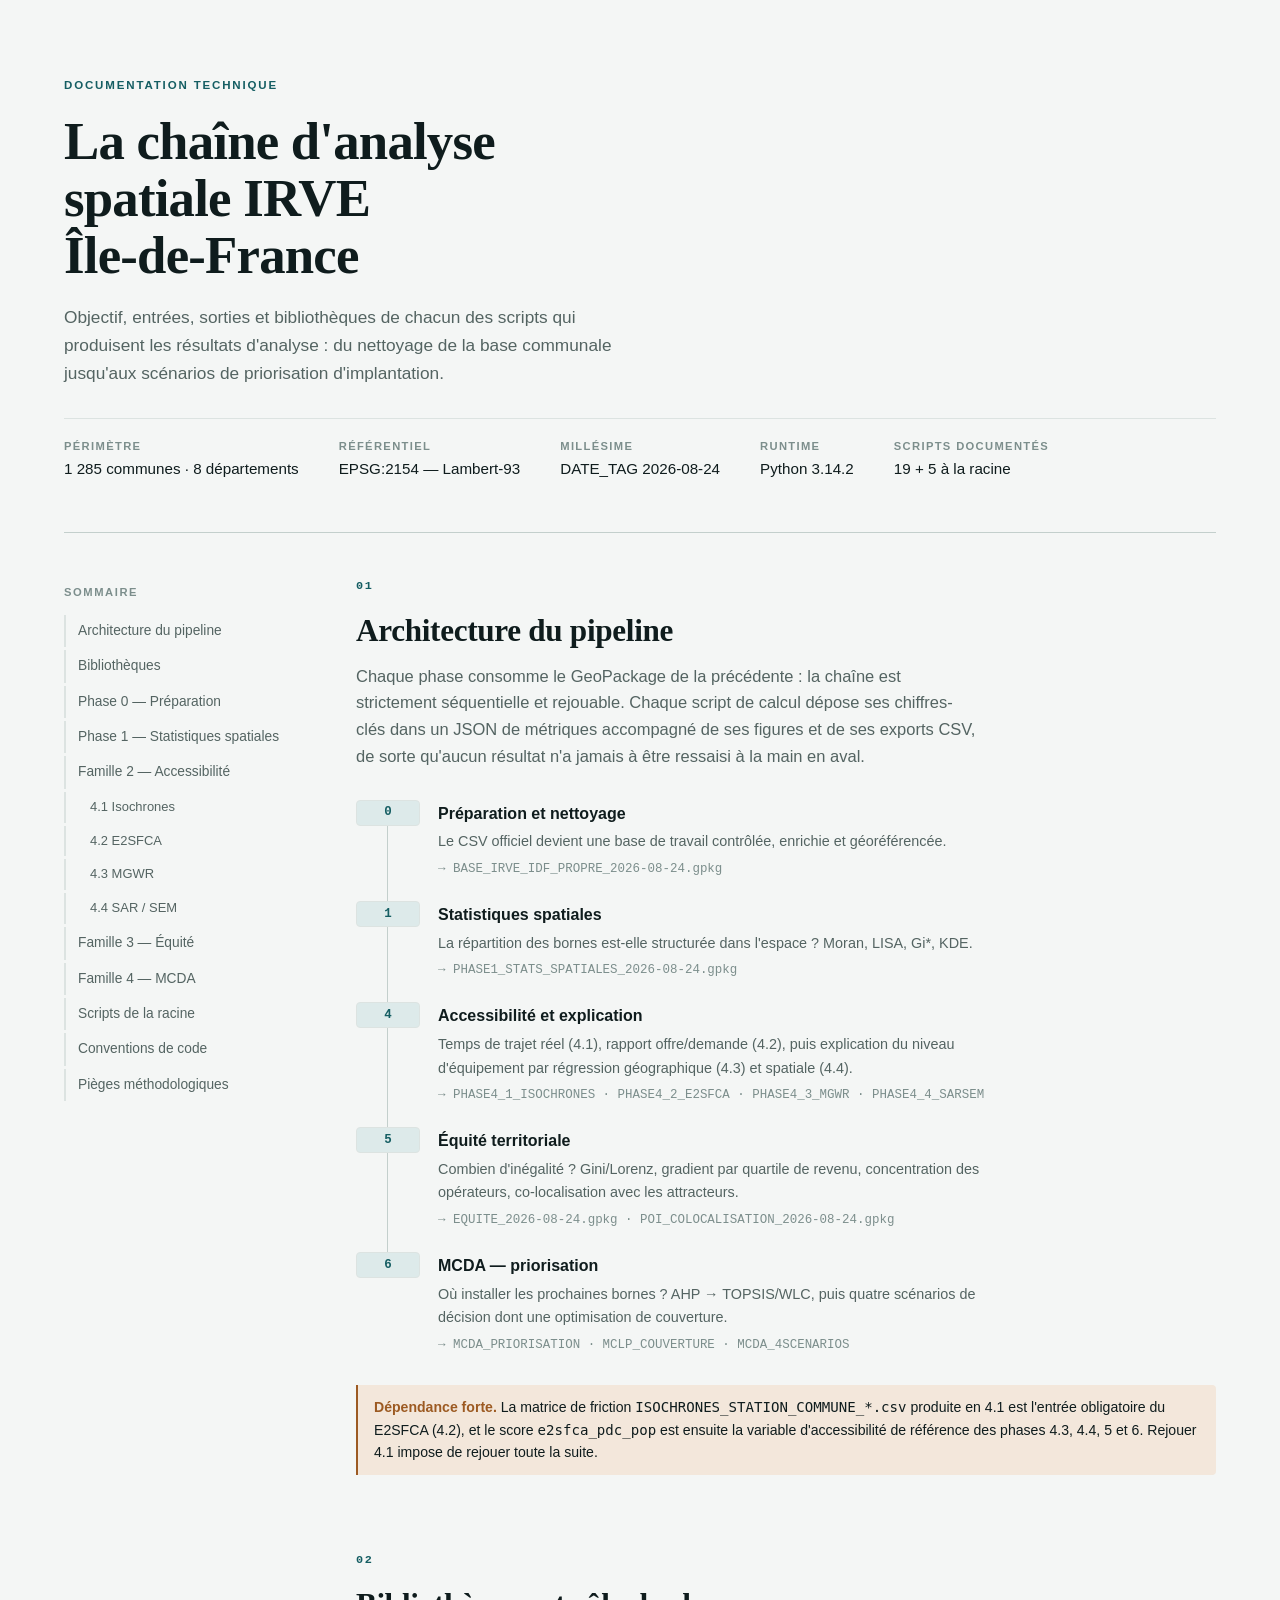
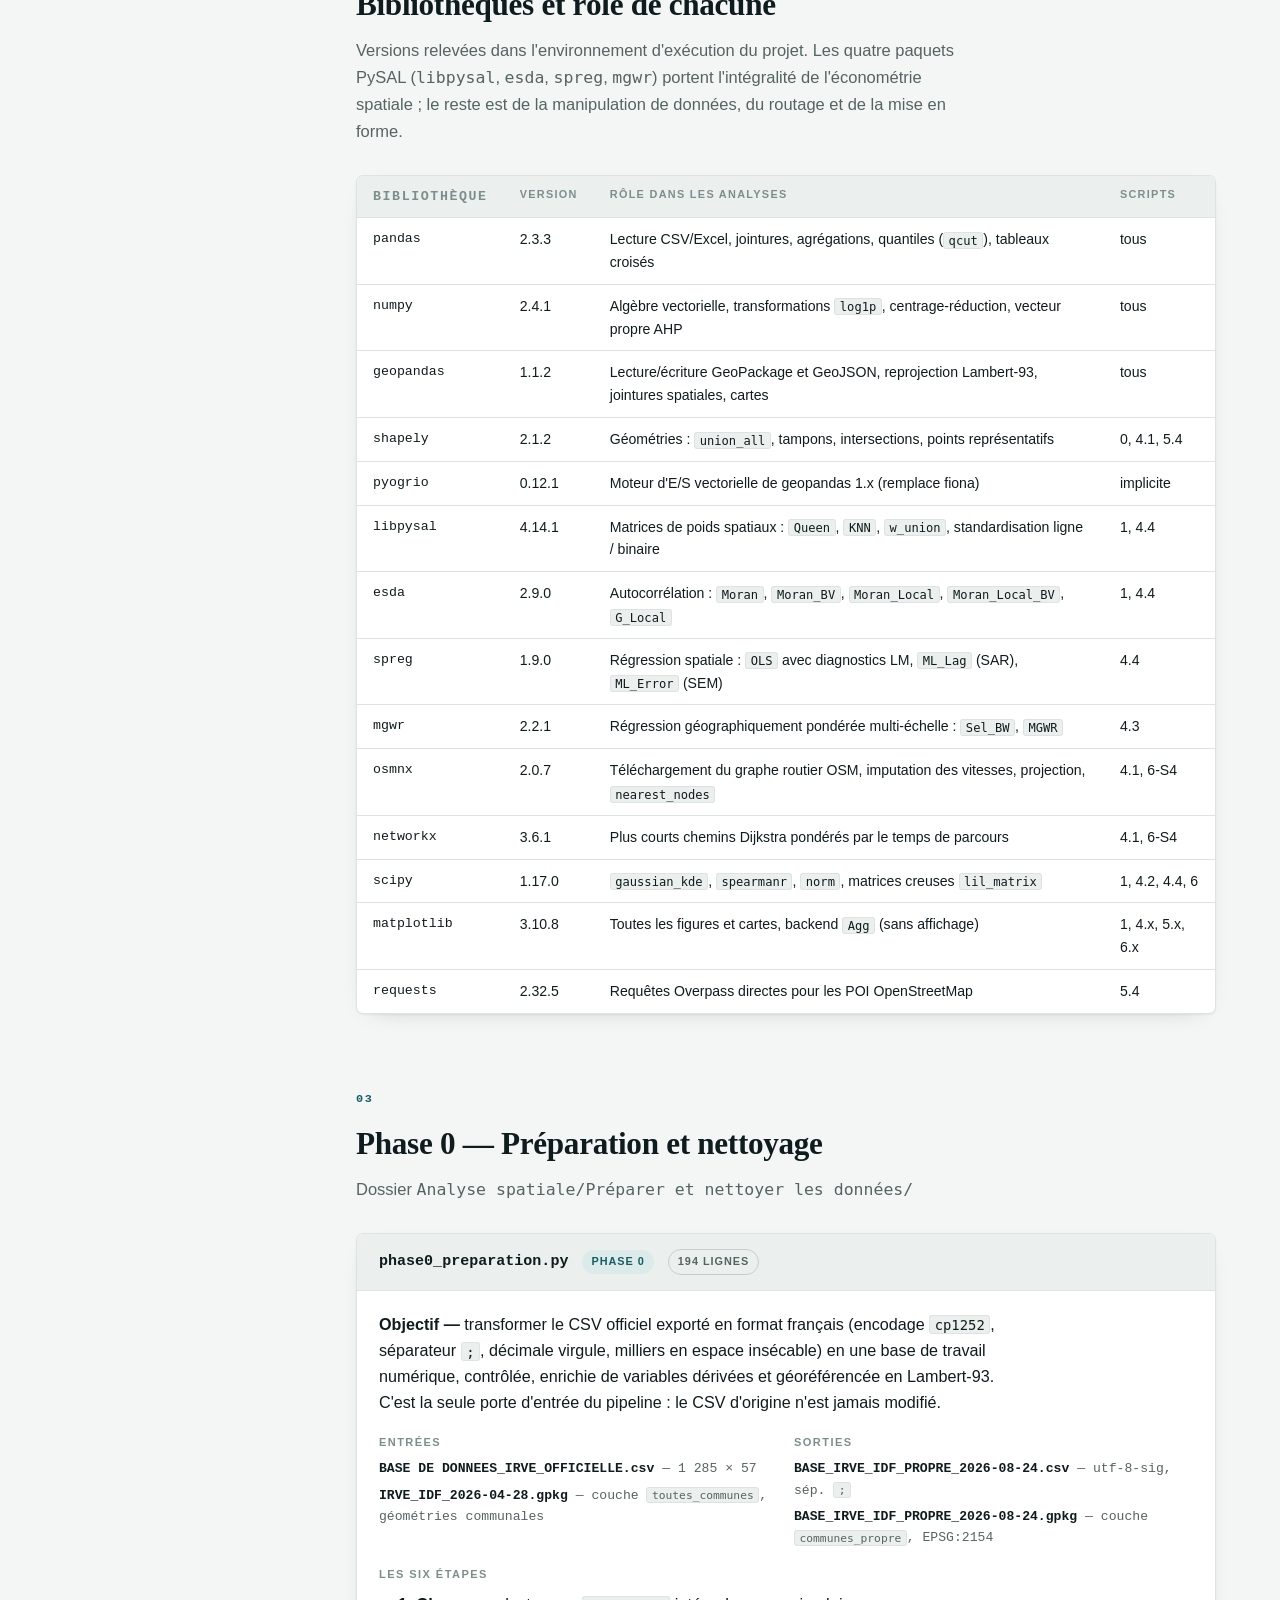
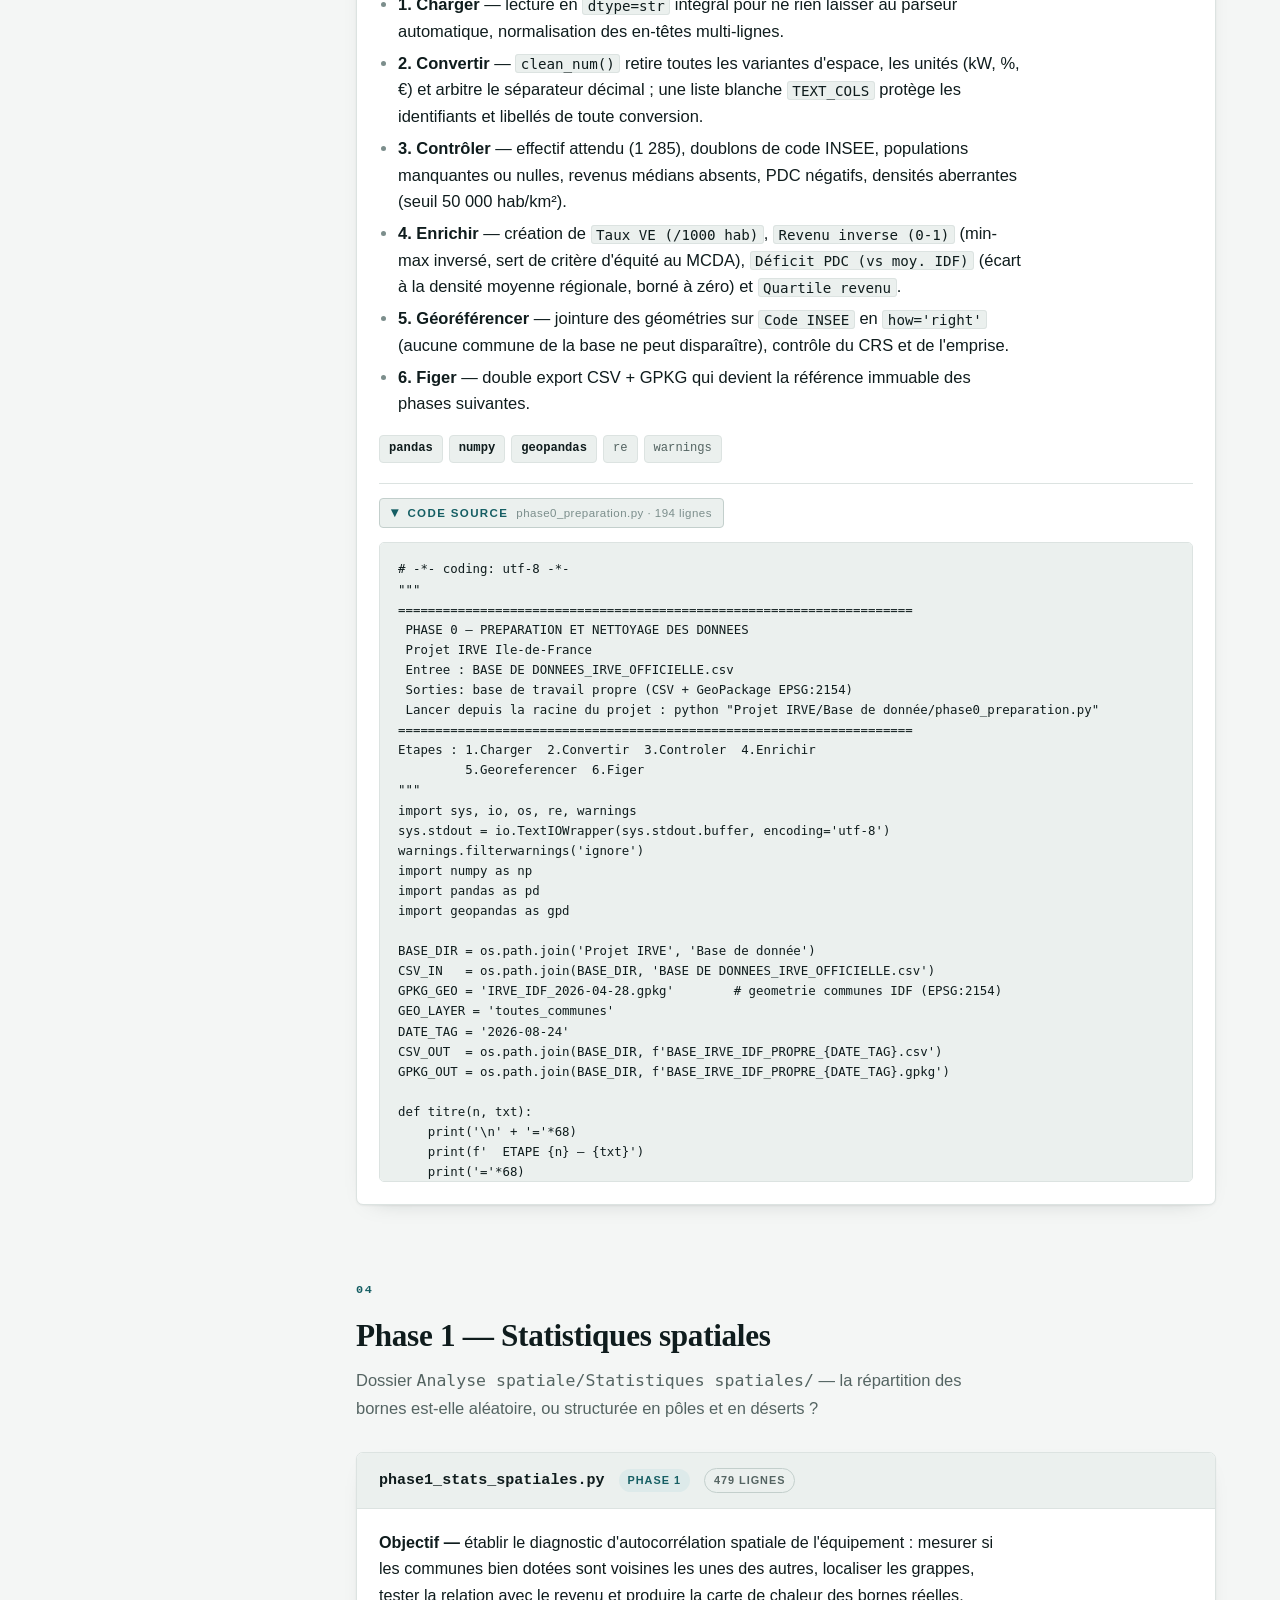
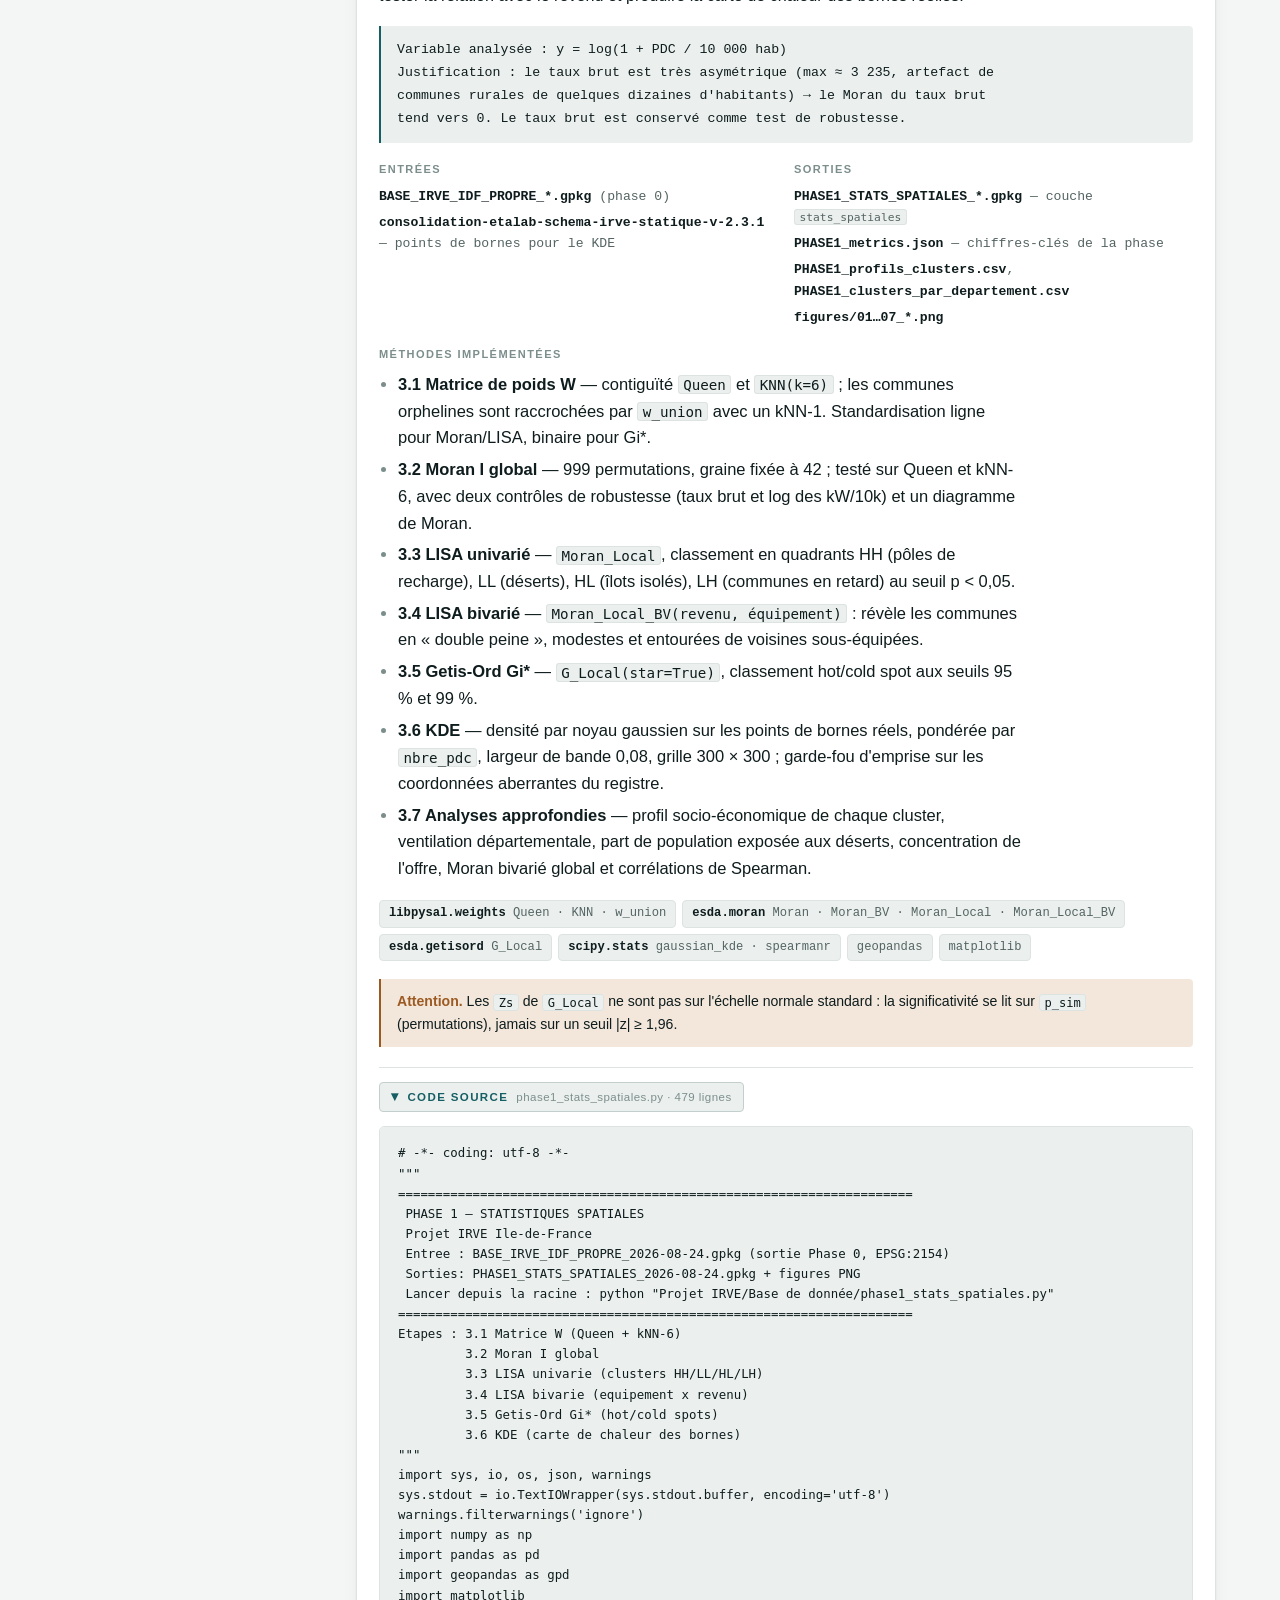
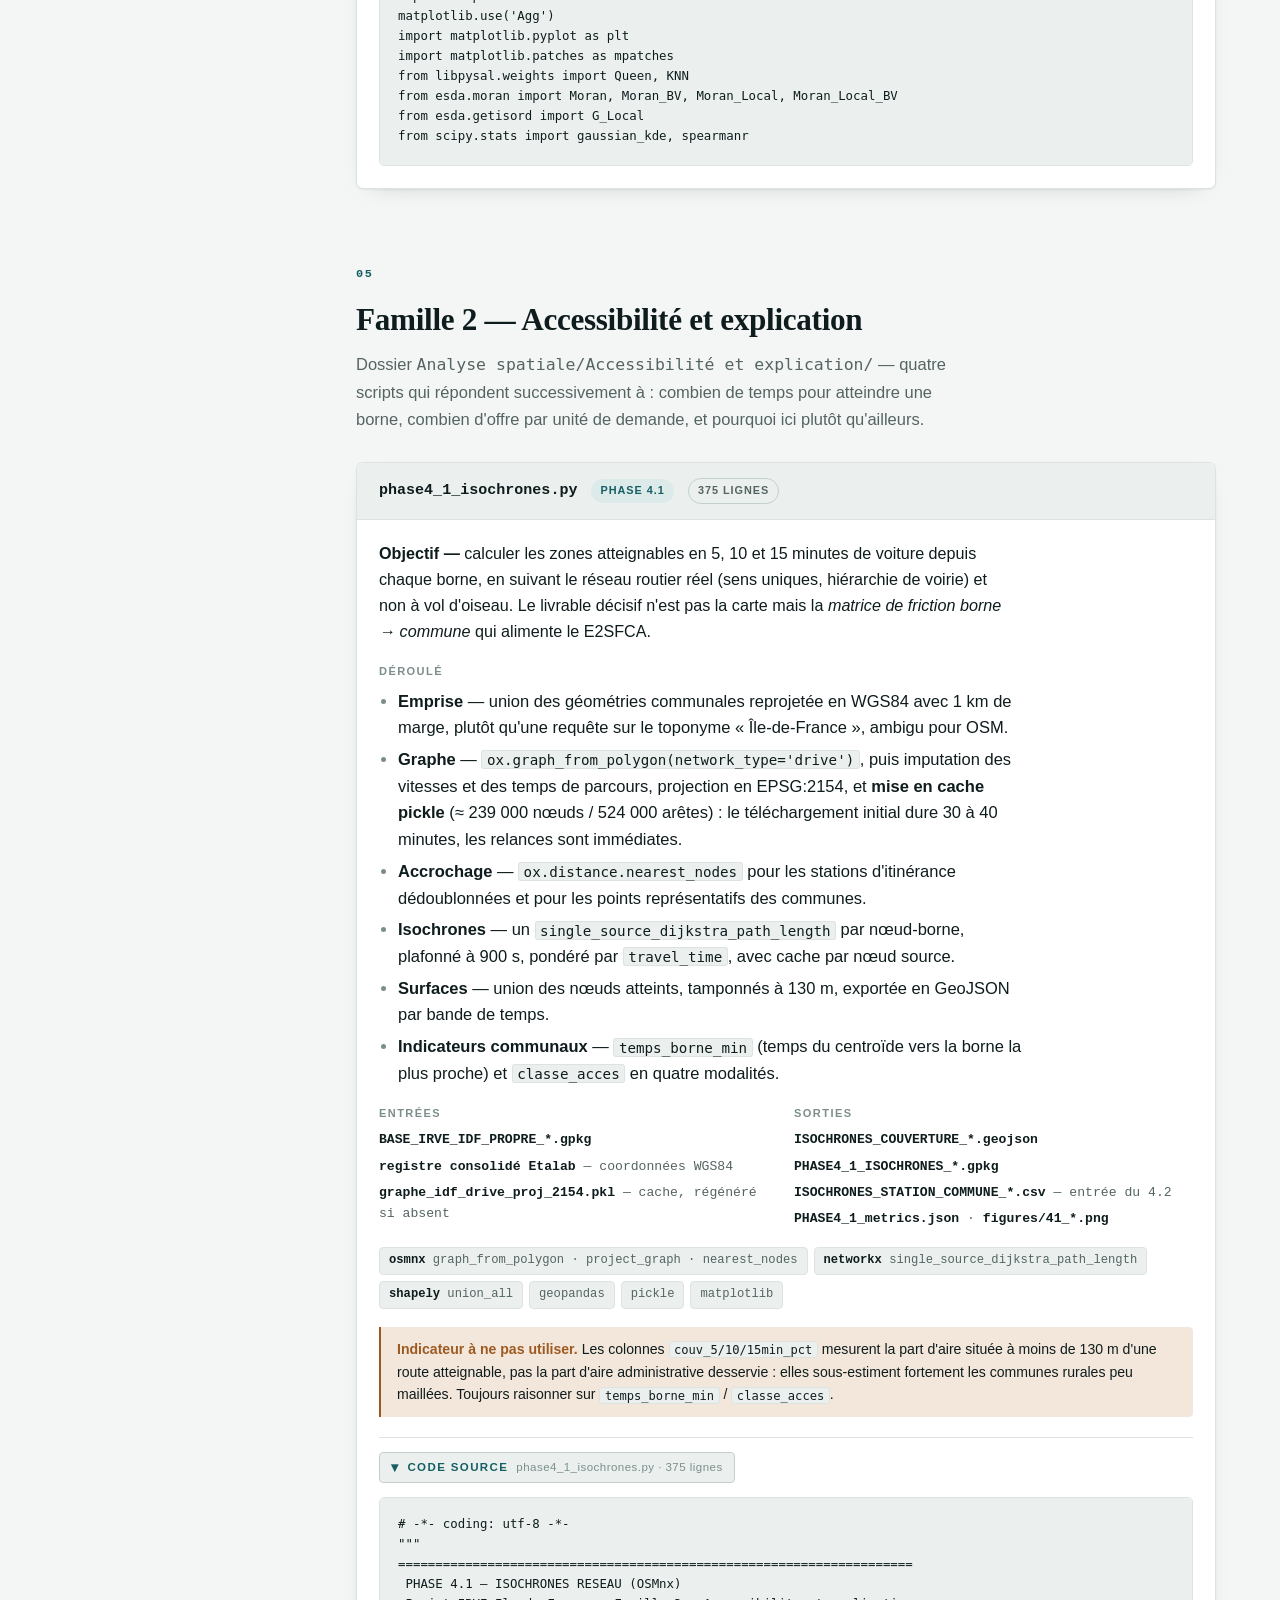
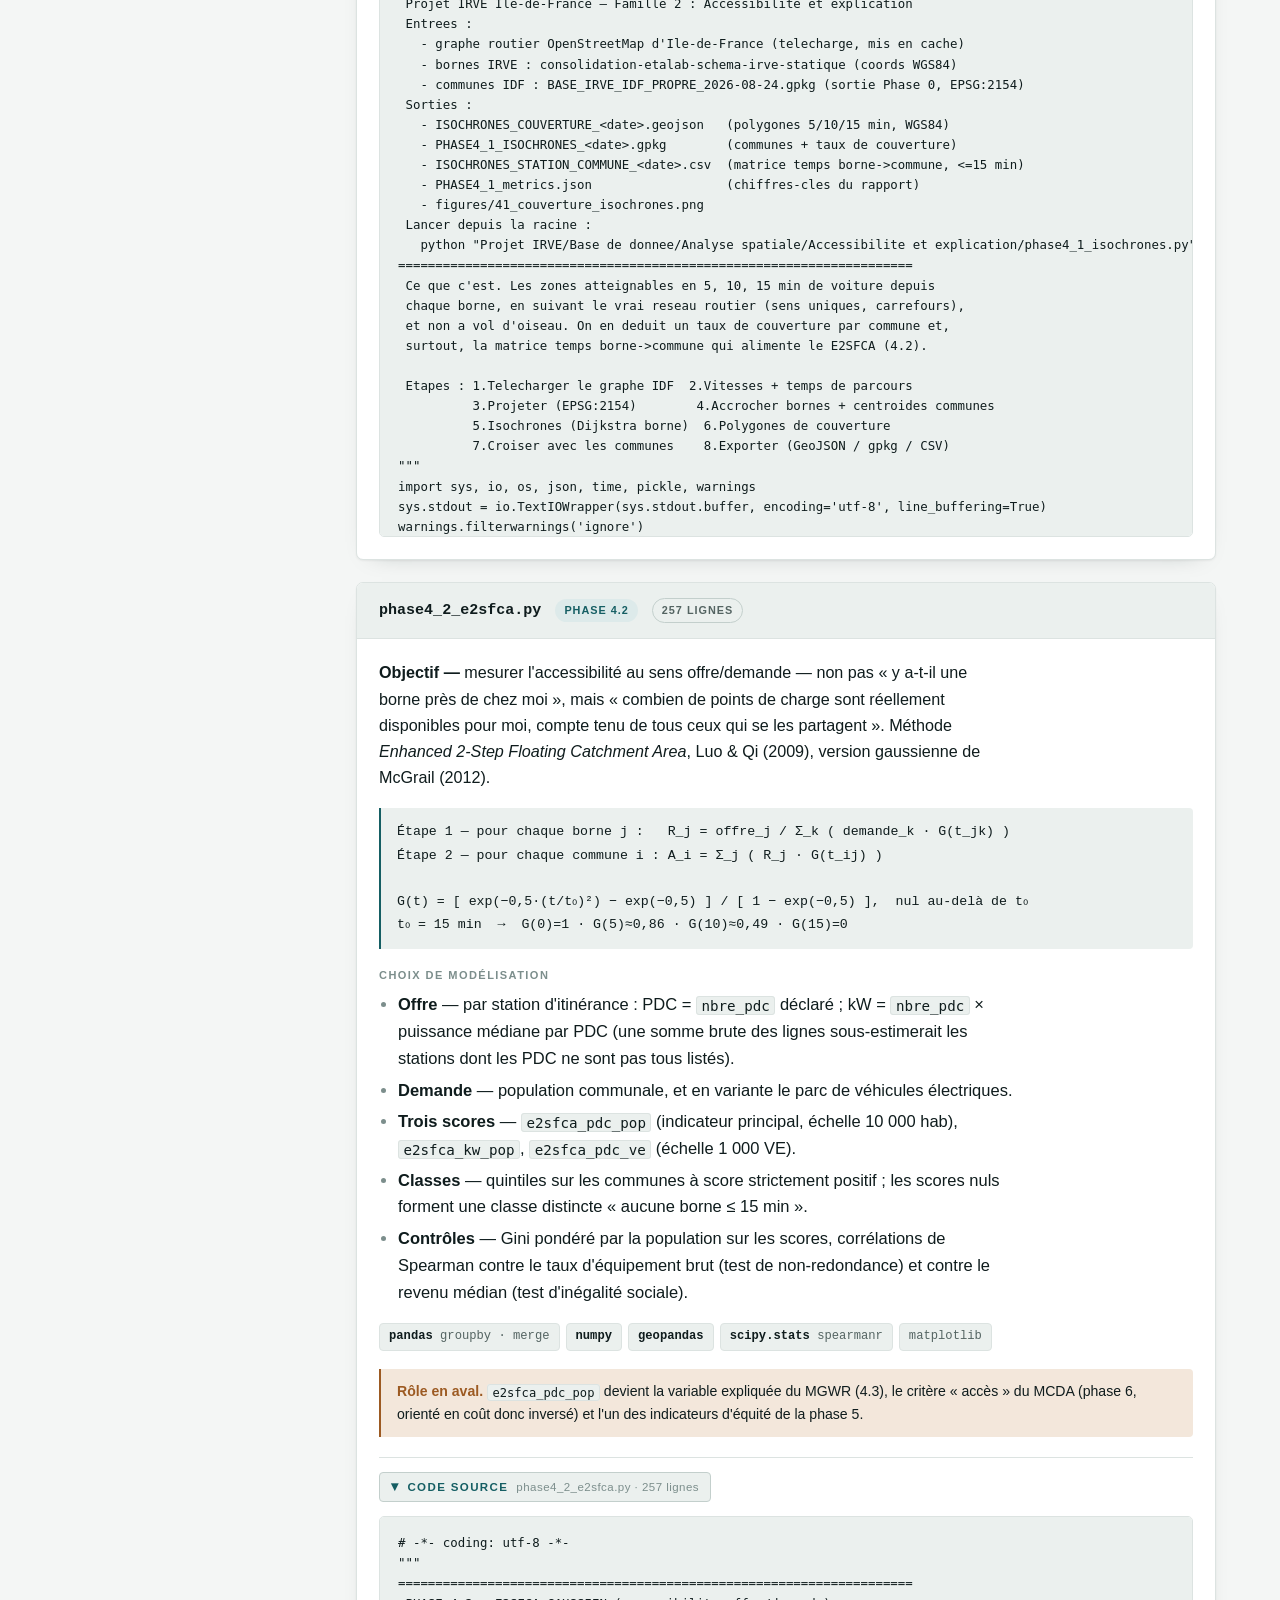
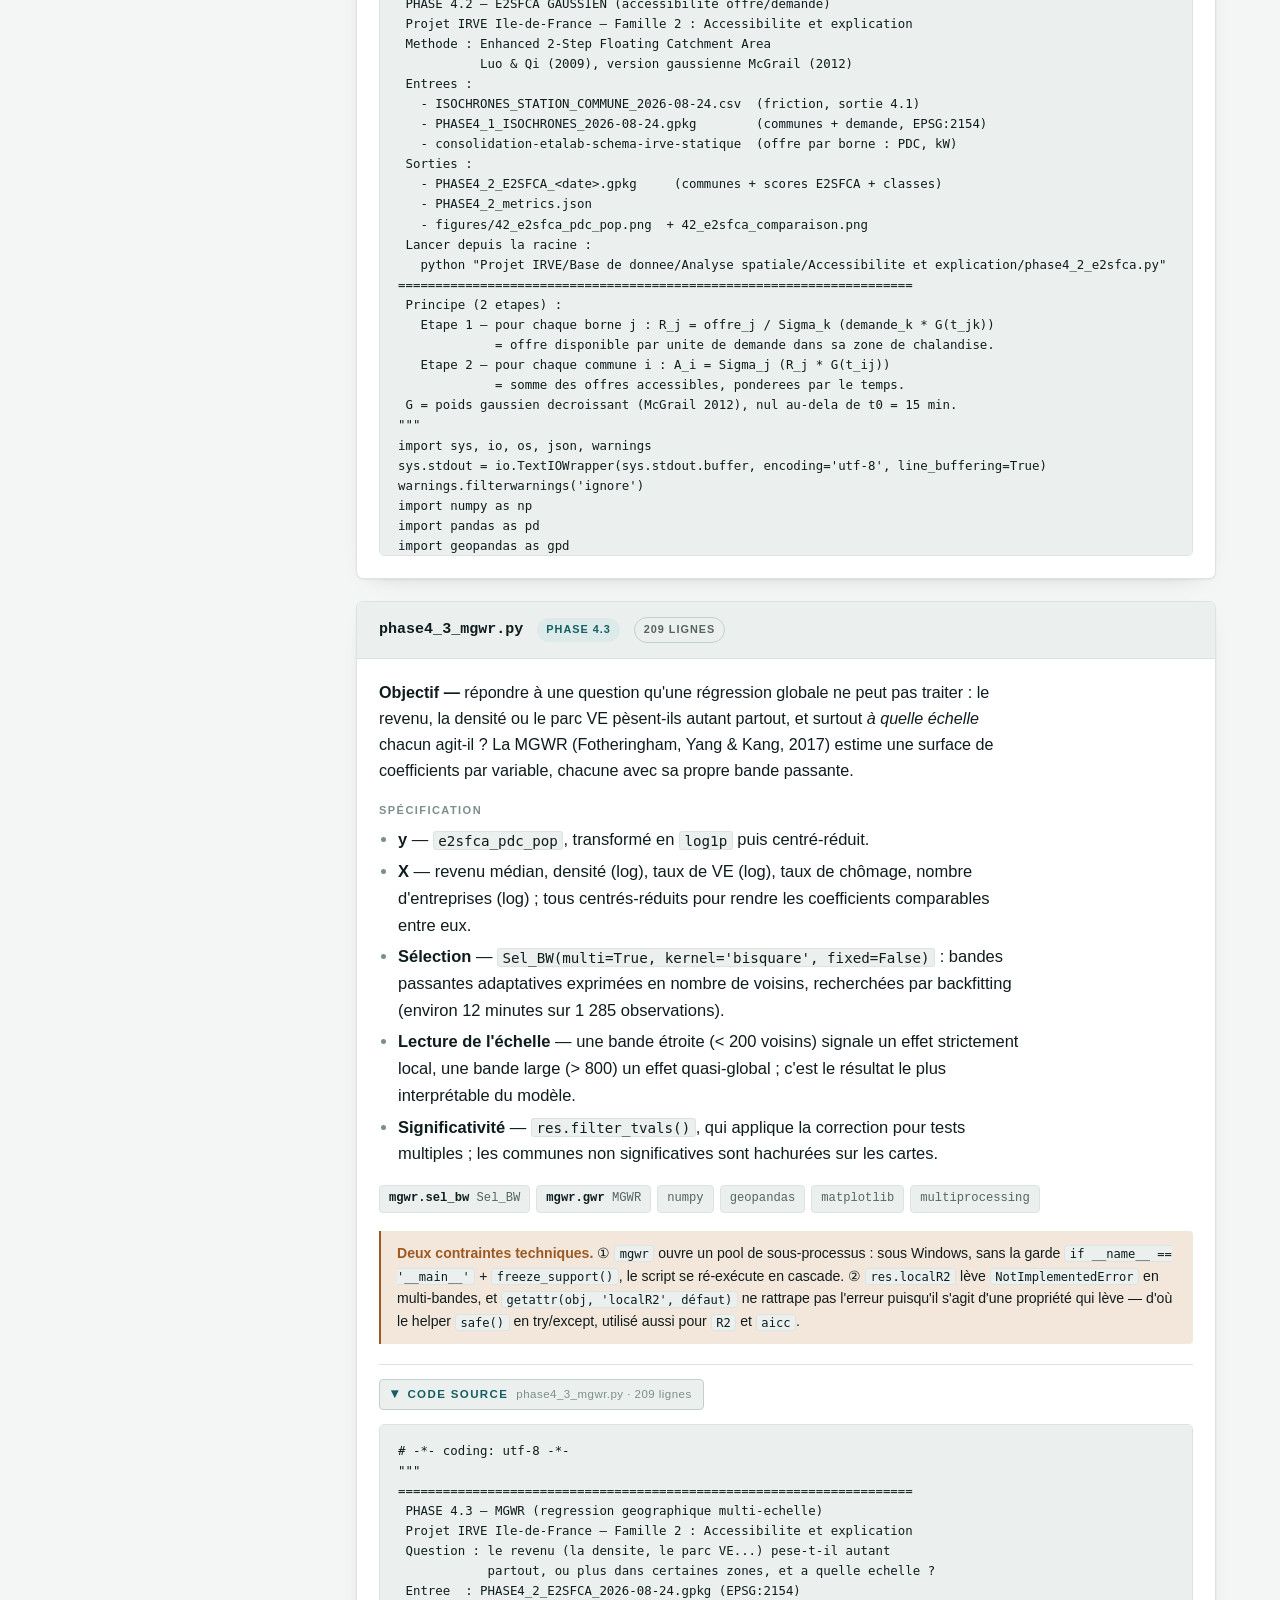
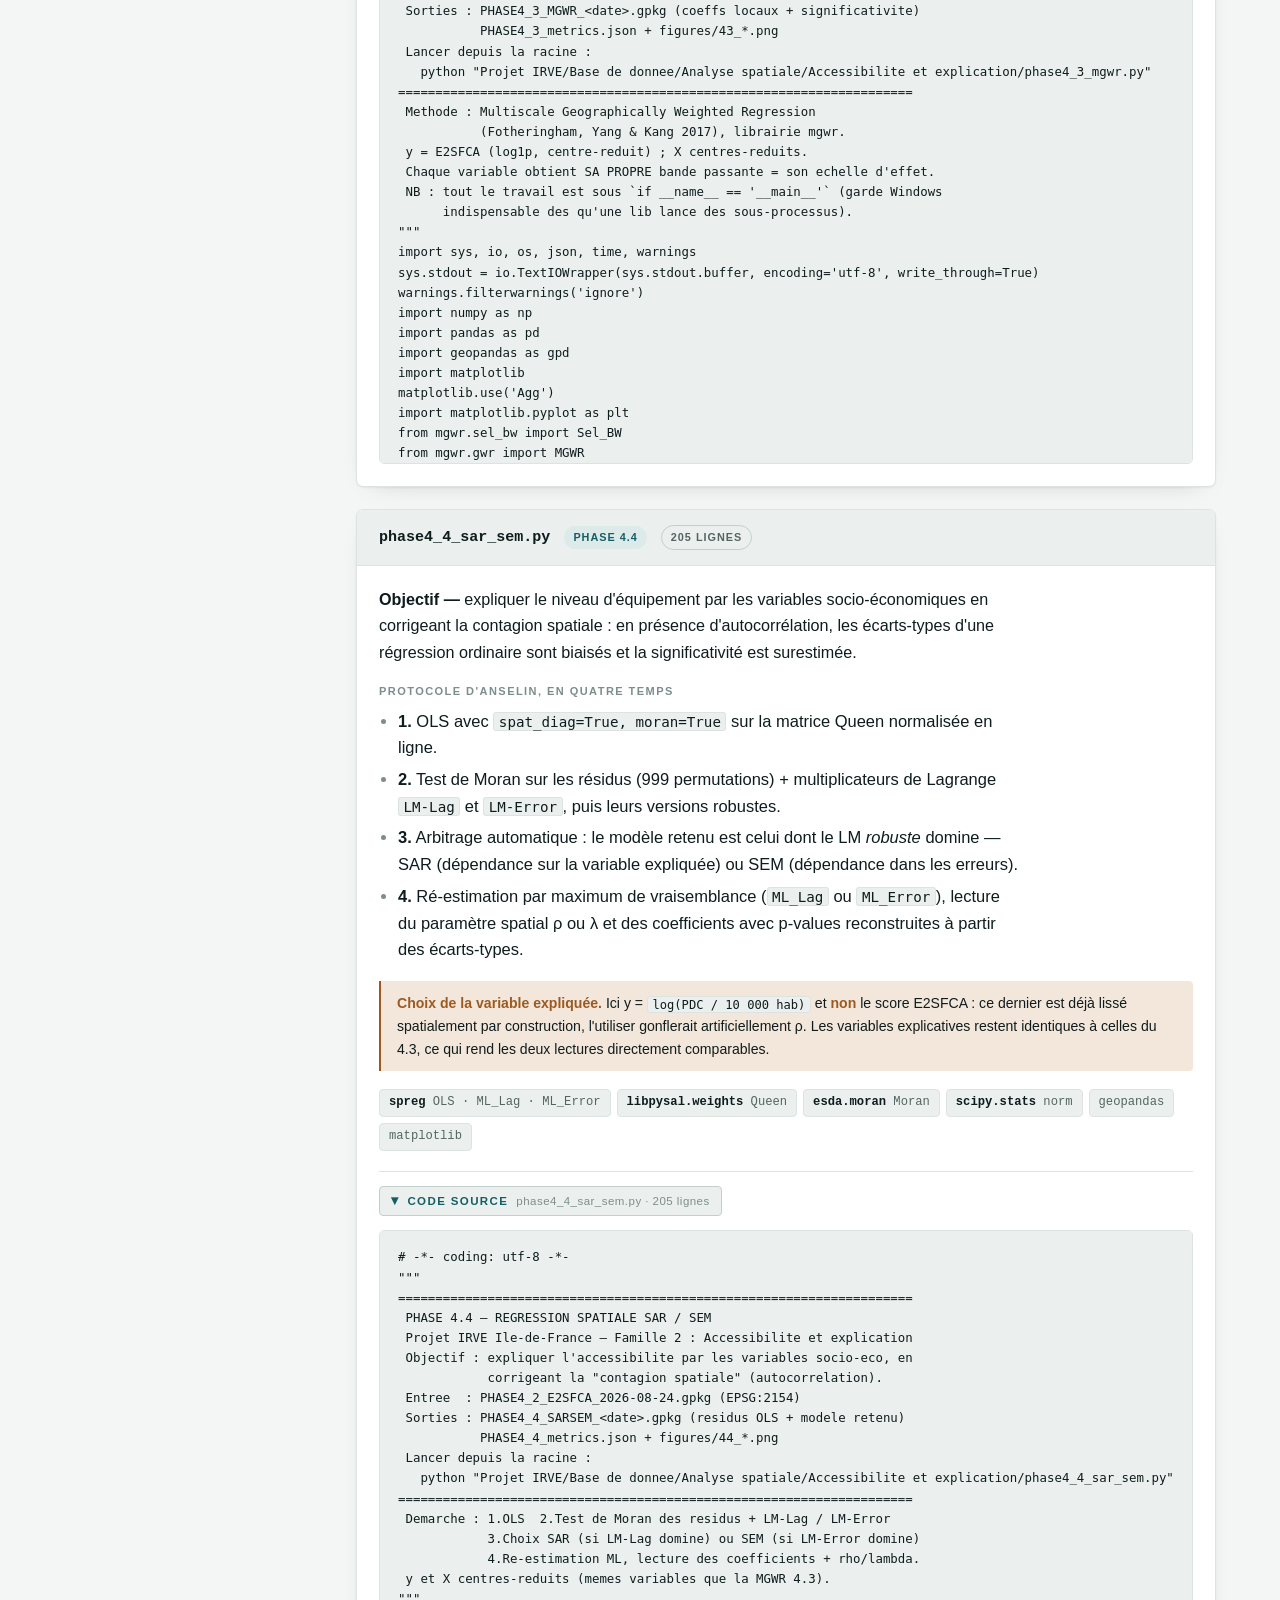
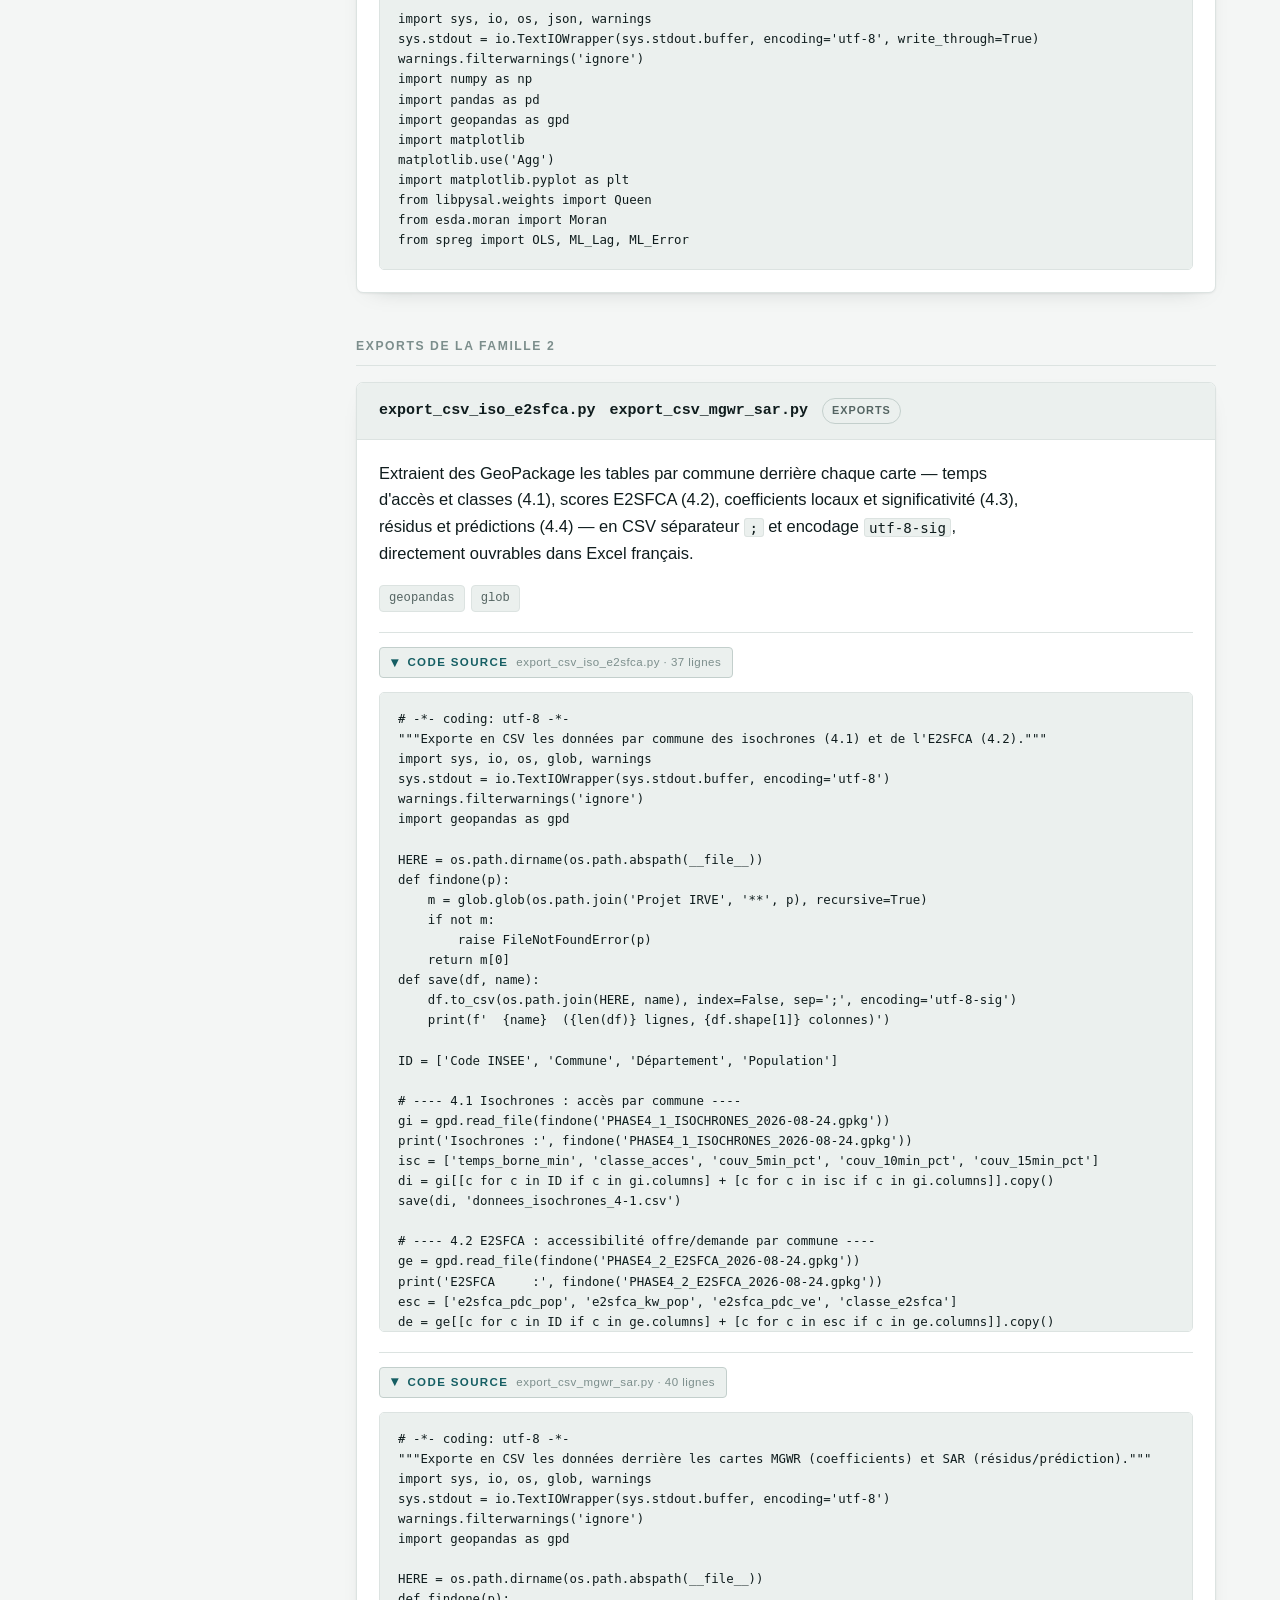
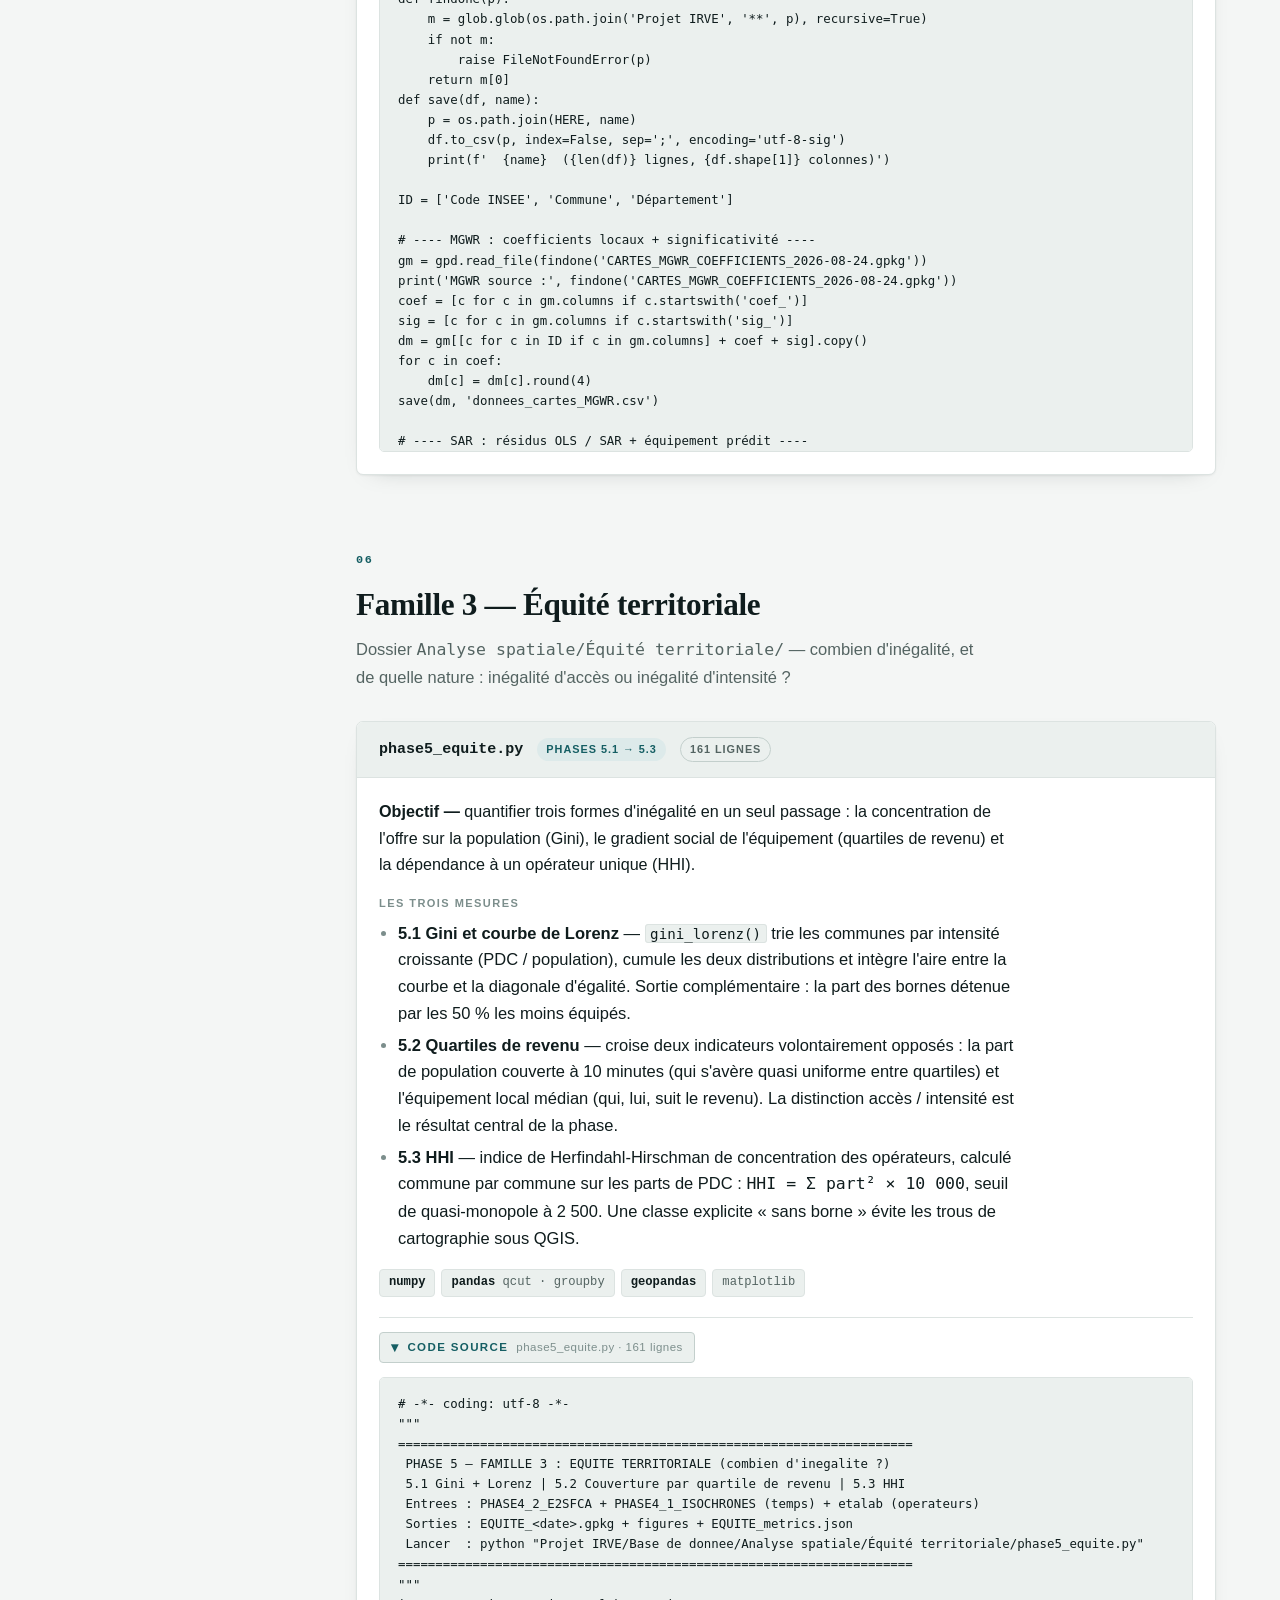
<file: documentation.html>
<!doctype html>
<html lang="fr">
<head>
<meta charset="utf-8">
<meta name="viewport" content="width=device-width, initial-scale=1">
<meta name="description" content="Documentation technique de la chaîne d'analyse spatiale IRVE Île-de-France : objectif, entrées/sorties, méthodes et code source de chaque script.">
<meta name="robots" content="noindex, nofollow">
<title>Chaîne d'analyse IRVE</title>
<link rel="icon" href="data:image/svg+xml,<svg xmlns=%22http://www.w3.org/2000/svg%22 viewBox=%220 0 100 100%22><text y=%22.9em%22 font-size=%2290%22>🗺️</text></svg>">
<style>
*,*::before,*::after{box-sizing:border-box}
html{-webkit-text-size-adjust:100%}
body{margin:0}
img,svg{display:block;max-width:100%}
</style>
<style>
:root{
  --ground:#F4F6F5;
  --surface:#FFFFFF;
  --surface-2:#EBF0EE;
  --ink:#0F1C1D;
  --ink-muted:#546462;
  --ink-faint:#7C8E8C;
  --accent:#155E63;
  --accent-soft:#DDEAEA;
  --signal:#9C5A22;
  --signal-soft:#F3E7DB;
  --rule:#DCE3E1;
  --rule-strong:#C3CFCC;
  --shadow:0 1px 2px rgba(15,28,29,.05), 0 8px 24px -18px rgba(15,28,29,.35);
}
@media (prefers-color-scheme: dark){
  :root:not([data-theme="light"]){
    --ground:#0D1415;
    --surface:#141E1F;
    --surface-2:#101A1B;
    --ink:#DCE6E4;
    --ink-muted:#93A8A6;
    --ink-faint:#718584;
    --accent:#63B8BD;
    --accent-soft:#13292B;
    --signal:#D69A55;
    --signal-soft:#2A2018;
    --rule:#22302F;
    --rule-strong:#2E3E3D;
    --shadow:0 1px 2px rgba(0,0,0,.4), 0 8px 24px -18px rgba(0,0,0,.8);
  }
}
:root[data-theme="dark"]{
  --ground:#0D1415;
  --surface:#141E1F;
  --surface-2:#101A1B;
  --ink:#DCE6E4;
  --ink-muted:#93A8A6;
  --ink-faint:#718584;
  --accent:#63B8BD;
  --accent-soft:#13292B;
  --signal:#D69A55;
  --signal-soft:#2A2018;
  --rule:#22302F;
  --rule-strong:#2E3E3D;
  --shadow:0 1px 2px rgba(0,0,0,.4), 0 8px 24px -18px rgba(0,0,0,.8);
}

*{box-sizing:border-box}

body{
  background:var(--ground);
  color:var(--ink);
  font-family:"Segoe UI","Inter","Helvetica Neue",Arial,sans-serif;
  font-size:16.5px;
  line-height:1.62;
  margin:0;
  -webkit-font-smoothing:antialiased;
}

.serif{font-family:"Iowan Old Style","Palatino Linotype",Palatino,"Book Antiqua",Georgia,serif}
code,kbd,.mono{font-family:ui-monospace,"Cascadia Mono","Consolas","DejaVu Sans Mono",monospace}

/* ---------- shell ---------- */
.shell{
  max-width:1240px;
  margin:0 auto;
  padding:0 clamp(18px,4vw,44px) 96px;
  display:grid;
  grid-template-columns:1fr;
  gap:0 56px;
}
@media (min-width:1120px){
  .shell{grid-template-columns:236px minmax(0,1fr)}
  .rail{grid-column:1;grid-row:2}
  .main{grid-column:2;grid-row:2}
  .masthead{grid-column:1 / -1}
}

/* ---------- masthead ---------- */
.masthead{
  border-bottom:1px solid var(--rule-strong);
  padding:clamp(40px,7vw,76px) 0 34px;
  margin-bottom:44px;
}
.eyebrow{
  font-size:.72rem;
  letter-spacing:.16em;
  text-transform:uppercase;
  color:var(--accent);
  font-weight:600;
  margin:0 0 18px;
}
h1{
  font-family:"Iowan Old Style","Palatino Linotype",Palatino,"Book Antiqua",Georgia,serif;
  font-size:clamp(2.1rem,5.2vw,3.3rem);
  line-height:1.08;
  font-weight:600;
  letter-spacing:-.015em;
  margin:0 0 20px;
  text-wrap:balance;
  max-width:20ch;
}
.standfirst{
  font-size:1.08rem;
  color:var(--ink-muted);
  max-width:62ch;
  margin:0 0 30px;
}
.facts{
  display:flex;
  flex-wrap:wrap;
  gap:10px 40px;
  padding-top:6px;
  border-top:1px solid var(--rule);
}
.fact{display:flex;flex-direction:column;gap:2px;padding-top:12px}
.fact dt{font-size:.7rem;letter-spacing:.12em;text-transform:uppercase;color:var(--ink-faint);font-weight:600}
.fact dd{margin:0;font-size:.95rem;font-variant-numeric:tabular-nums}

/* ---------- rail ---------- */
.rail{padding-top:6px}
@media (min-width:1120px){
  .rail nav{position:sticky;top:28px;max-height:calc(100vh - 56px);overflow-y:auto;padding-right:8px}
}
.rail h2{
  font-size:.7rem;letter-spacing:.14em;text-transform:uppercase;
  color:var(--ink-faint);font-weight:600;margin:0 0 14px;
}
.rail ol{list-style:none;margin:0;padding:0;display:flex;flex-direction:column;gap:3px}
.rail a{
  display:block;
  color:var(--ink-muted);
  text-decoration:none;
  font-size:.86rem;
  padding:5px 10px 5px 12px;
  border-left:2px solid var(--rule);
  border-radius:0 3px 3px 0;
}
.rail a:hover{color:var(--accent);border-left-color:var(--accent);background:var(--accent-soft)}
.rail a:focus-visible{outline:2px solid var(--accent);outline-offset:1px}
.rail .sub{padding-left:24px;font-size:.81rem}
@media (max-width:1119px){
  .rail{border:1px solid var(--rule);border-radius:6px;background:var(--surface);padding:20px 18px;margin-bottom:44px}
}

/* ---------- sections ---------- */
.main > section{margin-bottom:76px;scroll-margin-top:24px}
h2.sec{
  font-family:"Iowan Old Style","Palatino Linotype",Palatino,"Book Antiqua",Georgia,serif;
  font-size:clamp(1.5rem,3vw,1.95rem);
  font-weight:600;letter-spacing:-.01em;
  margin:0 0 6px;text-wrap:balance;
}
.sec-num{
  display:block;font-family:ui-monospace,"Cascadia Mono",Consolas,monospace;
  font-size:.74rem;letter-spacing:.14em;color:var(--accent);font-weight:600;margin-bottom:10px;
}
.sec-intro{color:var(--ink-muted);max-width:68ch;margin:0 0 30px}
h3.grp{
  font-size:.76rem;letter-spacing:.13em;text-transform:uppercase;color:var(--ink-faint);
  font-weight:600;margin:44px 0 16px;padding-bottom:8px;border-bottom:1px solid var(--rule);
}
p{max-width:70ch}

/* ---------- fiche ---------- */
.fiche{
  background:var(--surface);
  border:1px solid var(--rule);
  border-radius:7px;
  box-shadow:var(--shadow);
  margin-bottom:22px;
  overflow:hidden;
}
.fiche > header{
  display:flex;flex-wrap:wrap;align-items:baseline;gap:8px 14px;
  padding:15px 22px;
  background:var(--surface-2);
  border-bottom:1px solid var(--rule);
}
.fname{font-family:ui-monospace,"Cascadia Mono",Consolas,monospace;font-size:.94rem;font-weight:600;color:var(--ink)}
.tag{
  font-size:.68rem;letter-spacing:.09em;text-transform:uppercase;font-weight:600;
  color:var(--accent);background:var(--accent-soft);
  padding:3px 9px;border-radius:100px;white-space:nowrap;
}
.tag.util{color:var(--ink-muted);background:transparent;border:1px solid var(--rule-strong)}
.fiche > .body{padding:20px 22px 22px;display:flex;flex-direction:column;gap:18px}
.fiche p{margin:0}
.lead{font-size:1.01rem}

.block > .lbl{
  font-size:.69rem;letter-spacing:.13em;text-transform:uppercase;color:var(--ink-faint);
  font-weight:600;margin:0 0 7px;
}
.block ul{margin:0;padding-left:1.15em;display:flex;flex-direction:column;gap:5px}
.block li{max-width:68ch}
.block li::marker{color:var(--ink-faint)}

.io{display:grid;grid-template-columns:1fr;gap:16px}
@media (min-width:640px){.io{grid-template-columns:1fr 1fr}}
.io ul{list-style:none;padding:0}
.io li{font-family:ui-monospace,"Cascadia Mono",Consolas,monospace;font-size:.82rem;color:var(--ink-muted);word-break:break-word}
.io li strong{color:var(--ink);font-weight:600}

.chips{display:flex;flex-wrap:wrap;gap:6px}
.chip{
  font-family:ui-monospace,"Cascadia Mono",Consolas,monospace;
  font-size:.76rem;padding:3px 9px;border-radius:4px;
  background:var(--surface-2);border:1px solid var(--rule);color:var(--ink-muted);
}
.chip b{color:var(--ink);font-weight:600}

.formula{
  background:var(--surface-2);border-left:2px solid var(--accent);
  padding:12px 16px;border-radius:0 4px 4px 0;
  font-family:ui-monospace,"Cascadia Mono",Consolas,monospace;
  font-size:.83rem;line-height:1.75;color:var(--ink);
  overflow-x:auto;white-space:pre;
}
.note{
  background:var(--signal-soft);border-left:2px solid var(--signal);
  padding:11px 16px;border-radius:0 4px 4px 0;font-size:.88rem;color:var(--ink);
}
.note b{color:var(--signal)}

code{
  background:var(--surface-2);border:1px solid var(--rule);
  padding:.5px 4.5px;border-radius:3px;font-size:.86em;
}


/* ---------- code source ---------- */
.code-drop{order:99;border-top:1px solid var(--rule);margin-top:2px;padding-top:14px}
.code-drop > summary{
  cursor:pointer;list-style:none;display:inline-flex;align-items:center;gap:8px;
  font-size:.72rem;letter-spacing:.12em;text-transform:uppercase;font-weight:600;
  color:var(--accent);padding:5px 11px;border:1px solid var(--rule-strong);
  border-radius:4px;background:var(--surface-2);user-select:none;
}
.code-drop > summary::-webkit-details-marker{display:none}
.code-drop > summary::before{content:"▸";font-size:.85rem;line-height:1}
.code-drop[open] > summary::before{content:"▾"}
.code-drop > summary:hover{background:var(--accent-soft);border-color:var(--accent)}
.code-drop > summary:focus-visible{outline:2px solid var(--accent);outline-offset:2px}
.code-drop .meta{color:var(--ink-faint);font-weight:500;letter-spacing:.04em;text-transform:none}
.code-drop pre{
  margin:14px 0 0;padding:16px 18px;overflow-x:auto;
  background:var(--surface-2);border:1px solid var(--rule);border-radius:5px;
  font-family:ui-monospace,"Cascadia Mono",Consolas,"DejaVu Sans Mono",monospace;
  font-size:.775rem;line-height:1.62;color:var(--ink);
  tab-size:4;max-height:640px;overflow-y:auto;
}
.code-drop pre code{background:none;border:none;padding:0;font-size:inherit}

/* ---------- tables ---------- */
.tablewrap{overflow-x:auto;border:1px solid var(--rule);border-radius:7px;background:var(--surface);box-shadow:var(--shadow)}
table{border-collapse:collapse;width:100%;font-size:.88rem;min-width:560px}
th,td{text-align:left;padding:10px 16px;border-bottom:1px solid var(--rule);vertical-align:top}
thead th{
  font-size:.68rem;letter-spacing:.12em;text-transform:uppercase;color:var(--ink-faint);
  font-weight:600;background:var(--surface-2);white-space:nowrap;
}
tbody tr:last-child td{border-bottom:none}
td.mono,th.mono{font-family:ui-monospace,"Cascadia Mono",Consolas,monospace;font-size:.83rem;white-space:nowrap}
td .v{color:var(--ink-muted);font-variant-numeric:tabular-nums}

/* ---------- flow ---------- */
.flow{display:flex;flex-direction:column;gap:0;margin:0 0 8px}
.step{display:grid;grid-template-columns:64px minmax(0,1fr);gap:0 18px;padding-bottom:22px;position:relative}
.step:not(:last-child)::before{
  content:"";position:absolute;left:31px;top:26px;bottom:0;width:1px;background:var(--rule-strong);
}
.step .n{
  font-family:ui-monospace,"Cascadia Mono",Consolas,monospace;font-size:.78rem;font-weight:600;
  color:var(--accent);background:var(--accent-soft);border:1px solid var(--rule);
  height:26px;display:flex;align-items:center;justify-content:center;border-radius:4px;position:relative;z-index:1;
}
.step h4{margin:1px 0 4px;font-size:1rem;font-weight:600}
.step p{margin:0;font-size:.9rem;color:var(--ink-muted)}
.step .out{font-family:ui-monospace,"Cascadia Mono",Consolas,monospace;font-size:.78rem;color:var(--ink-faint);display:block;margin-top:5px}

footer.doc{
  border-top:1px solid var(--rule-strong);padding-top:22px;margin-top:12px;
  font-size:.83rem;color:var(--ink-faint);max-width:70ch;
}
a{color:var(--accent)}
</style>

<div class="shell">

<header class="masthead">
  <p class="eyebrow">Documentation technique</p>
  <h1 class="serif">La chaîne d'analyse spatiale IRVE Île-de-France</h1>
  <p class="standfirst">Objectif, entrées, sorties et bibliothèques de chacun des scripts qui produisent les résultats d'analyse : du nettoyage de la base communale jusqu'aux scénarios de priorisation d'implantation.</p>
  <dl class="facts">
    <div class="fact"><dt>Périmètre</dt><dd>1 285 communes · 8 départements</dd></div>
    <div class="fact"><dt>Référentiel</dt><dd>EPSG:2154 — Lambert-93</dd></div>
    <div class="fact"><dt>Millésime</dt><dd>DATE_TAG 2026-08-24</dd></div>
    <div class="fact"><dt>Runtime</dt><dd>Python 3.14.2</dd></div>
    <div class="fact"><dt>Scripts documentés</dt><dd>19 + 5 à la racine</dd></div>
  </dl>
</header>

<aside class="rail">
  <nav aria-label="Sommaire">
    <h2>Sommaire</h2>
    <ol>
      <li><a href="#pipeline">Architecture du pipeline</a></li>
      <li><a href="#libs">Bibliothèques</a></li>
      <li><a href="#p0">Phase 0 — Préparation</a></li>
      <li><a href="#p1">Phase 1 — Statistiques spatiales</a></li>
      <li><a href="#p4">Famille 2 — Accessibilité</a></li>
      <li><a href="#p4" class="sub">4.1 Isochrones</a></li>
      <li><a href="#p42" class="sub">4.2 E2SFCA</a></li>
      <li><a href="#p43" class="sub">4.3 MGWR</a></li>
      <li><a href="#p44" class="sub">4.4 SAR / SEM</a></li>
      <li><a href="#p5">Famille 3 — Équité</a></li>
      <li><a href="#p6">Famille 4 — MCDA</a></li>
      <li><a href="#racine">Scripts de la racine</a></li>
      <li><a href="#conventions">Conventions de code</a></li>
      <li><a href="#pieges">Pièges méthodologiques</a></li>
    </ol>
  </nav>
</aside>

<main class="main">

<!-- ============================================ -->
<section id="pipeline">
  <span class="sec-num">01</span>
  <h2 class="sec serif">Architecture du pipeline</h2>
  <p class="sec-intro">Chaque phase consomme le GeoPackage de la précédente : la chaîne est strictement séquentielle et rejouable. Chaque script de calcul dépose ses chiffres-clés dans un JSON de métriques accompagné de ses figures et de ses exports CSV, de sorte qu'aucun résultat n'a jamais à être ressaisi à la main en aval.</p>

  <div class="flow">
    <div class="step"><div class="n">0</div><div>
      <h4>Préparation et nettoyage</h4>
      <p>Le CSV officiel devient une base de travail contrôlée, enrichie et géoréférencée.</p>
      <span class="out">→ BASE_IRVE_IDF_PROPRE_2026-08-24.gpkg</span>
    </div></div>
    <div class="step"><div class="n">1</div><div>
      <h4>Statistiques spatiales</h4>
      <p>La répartition des bornes est-elle structurée dans l'espace ? Moran, LISA, Gi*, KDE.</p>
      <span class="out">→ PHASE1_STATS_SPATIALES_2026-08-24.gpkg</span>
    </div></div>
    <div class="step"><div class="n">4</div><div>
      <h4>Accessibilité et explication</h4>
      <p>Temps de trajet réel (4.1), rapport offre/demande (4.2), puis explication du niveau d'équipement par régression géographique (4.3) et spatiale (4.4).</p>
      <span class="out">→ PHASE4_1_ISOCHRONES · PHASE4_2_E2SFCA · PHASE4_3_MGWR · PHASE4_4_SARSEM</span>
    </div></div>
    <div class="step"><div class="n">5</div><div>
      <h4>Équité territoriale</h4>
      <p>Combien d'inégalité ? Gini/Lorenz, gradient par quartile de revenu, concentration des opérateurs, co-localisation avec les attracteurs.</p>
      <span class="out">→ EQUITE_2026-08-24.gpkg · POI_COLOCALISATION_2026-08-24.gpkg</span>
    </div></div>
    <div class="step"><div class="n">6</div><div>
      <h4>MCDA — priorisation</h4>
      <p>Où installer les prochaines bornes ? AHP → TOPSIS/WLC, puis quatre scénarios de décision dont une optimisation de couverture.</p>
      <span class="out">→ MCDA_PRIORISATION · MCLP_COUVERTURE · MCDA_4SCENARIOS</span>
    </div></div>
  </div>

  <div class="note"><b>Dépendance forte.</b> La matrice de friction <span class="mono">ISOCHRONES_STATION_COMMUNE_*.csv</span> produite en 4.1 est l'entrée obligatoire du E2SFCA (4.2), et le score <span class="mono">e2sfca_pdc_pop</span> est ensuite la variable d'accessibilité de référence des phases 4.3, 4.4, 5 et 6. Rejouer 4.1 impose de rejouer toute la suite.</div>
</section>

<!-- ============================================ -->
<section id="libs">
  <span class="sec-num">02</span>
  <h2 class="sec serif">Bibliothèques et rôle de chacune</h2>
  <p class="sec-intro">Versions relevées dans l'environnement d'exécution du projet. Les quatre paquets PySAL (<span class="mono">libpysal</span>, <span class="mono">esda</span>, <span class="mono">spreg</span>, <span class="mono">mgwr</span>) portent l'intégralité de l'économétrie spatiale ; le reste est de la manipulation de données, du routage et de la mise en forme.</p>

  <div class="tablewrap">
    <table>
      <thead><tr><th class="mono">Bibliothèque</th><th>Version</th><th>Rôle dans les analyses</th><th>Scripts</th></tr></thead>
      <tbody>
        <tr><td class="mono">pandas</td><td class="v">2.3.3</td><td>Lecture CSV/Excel, jointures, agrégations, quantiles (<code>qcut</code>), tableaux croisés</td><td>tous</td></tr>
        <tr><td class="mono">numpy</td><td class="v">2.4.1</td><td>Algèbre vectorielle, transformations <code>log1p</code>, centrage-réduction, vecteur propre AHP</td><td>tous</td></tr>
        <tr><td class="mono">geopandas</td><td class="v">1.1.2</td><td>Lecture/écriture GeoPackage et GeoJSON, reprojection Lambert-93, jointures spatiales, cartes</td><td>tous</td></tr>
        <tr><td class="mono">shapely</td><td class="v">2.1.2</td><td>Géométries : <code>union_all</code>, tampons, intersections, points représentatifs</td><td>0, 4.1, 5.4</td></tr>
        <tr><td class="mono">pyogrio</td><td class="v">0.12.1</td><td>Moteur d'E/S vectorielle de geopandas 1.x (remplace fiona)</td><td>implicite</td></tr>
        <tr><td class="mono">libpysal</td><td class="v">4.14.1</td><td>Matrices de poids spatiaux : <code>Queen</code>, <code>KNN</code>, <code>w_union</code>, standardisation ligne / binaire</td><td>1, 4.4</td></tr>
        <tr><td class="mono">esda</td><td class="v">2.9.0</td><td>Autocorrélation : <code>Moran</code>, <code>Moran_BV</code>, <code>Moran_Local</code>, <code>Moran_Local_BV</code>, <code>G_Local</code></td><td>1, 4.4</td></tr>
        <tr><td class="mono">spreg</td><td class="v">1.9.0</td><td>Régression spatiale : <code>OLS</code> avec diagnostics LM, <code>ML_Lag</code> (SAR), <code>ML_Error</code> (SEM)</td><td>4.4</td></tr>
        <tr><td class="mono">mgwr</td><td class="v">2.2.1</td><td>Régression géographiquement pondérée multi-échelle : <code>Sel_BW</code>, <code>MGWR</code></td><td>4.3</td></tr>
        <tr><td class="mono">osmnx</td><td class="v">2.0.7</td><td>Téléchargement du graphe routier OSM, imputation des vitesses, projection, <code>nearest_nodes</code></td><td>4.1, 6-S4</td></tr>
        <tr><td class="mono">networkx</td><td class="v">3.6.1</td><td>Plus courts chemins Dijkstra pondérés par le temps de parcours</td><td>4.1, 6-S4</td></tr>
        <tr><td class="mono">scipy</td><td class="v">1.17.0</td><td><code>gaussian_kde</code>, <code>spearmanr</code>, <code>norm</code>, matrices creuses <code>lil_matrix</code></td><td>1, 4.2, 4.4, 6</td></tr>
        <tr><td class="mono">matplotlib</td><td class="v">3.10.8</td><td>Toutes les figures et cartes, backend <code>Agg</code> (sans affichage)</td><td>1, 4.x, 5.x, 6.x</td></tr>
        <tr><td class="mono">requests</td><td class="v">2.32.5</td><td>Requêtes Overpass directes pour les POI OpenStreetMap</td><td>5.4</td></tr>
      </tbody>
    </table>
  </div>
</section>

<!-- ============================================ -->
<section id="p0">
  <span class="sec-num">03</span>
  <h2 class="sec serif">Phase 0 — Préparation et nettoyage</h2>
  <p class="sec-intro">Dossier <span class="mono">Analyse spatiale/Préparer et nettoyer les données/</span></p>

  <article class="fiche">
    <header><span class="fname">phase0_preparation.py</span><span class="tag">Phase 0</span><span class="tag util">194 lignes</span></header>
    <div class="body">
      <p class="lead"><strong>Objectif —</strong> transformer le CSV officiel exporté en format français (encodage <code>cp1252</code>, séparateur <code>;</code>, décimale virgule, milliers en espace insécable) en une base de travail numérique, contrôlée, enrichie de variables dérivées et géoréférencée en Lambert-93. C'est la seule porte d'entrée du pipeline : le CSV d'origine n'est jamais modifié.</p>

      <div class="io">
        <div class="block"><p class="lbl">Entrées</p><ul>
          <li><strong>BASE DE DONNEES_IRVE_OFFICIELLE.csv</strong> — 1 285 × 57</li>
          <li><strong>IRVE_IDF_2026-04-28.gpkg</strong> — couche <code>toutes_communes</code>, géométries communales</li>
        </ul></div>
        <div class="block"><p class="lbl">Sorties</p><ul>
          <li><strong>BASE_IRVE_IDF_PROPRE_2026-08-24.csv</strong> — utf-8-sig, sép. <code>;</code></li>
          <li><strong>BASE_IRVE_IDF_PROPRE_2026-08-24.gpkg</strong> — couche <code>communes_propre</code>, EPSG:2154</li>
        </ul></div>
      </div>

      <div class="block"><p class="lbl">Les six étapes</p><ul>
        <li><b>1. Charger</b> — lecture en <code>dtype=str</code> intégral pour ne rien laisser au parseur automatique, normalisation des en-têtes multi-lignes.</li>
        <li><b>2. Convertir</b> — <code>clean_num()</code> retire toutes les variantes d'espace, les unités (kW, %, €) et arbitre le séparateur décimal ; une liste blanche <code>TEXT_COLS</code> protège les identifiants et libellés de toute conversion.</li>
        <li><b>3. Contrôler</b> — effectif attendu (1 285), doublons de code INSEE, populations manquantes ou nulles, revenus médians absents, PDC négatifs, densités aberrantes (seuil 50 000 hab/km²).</li>
        <li><b>4. Enrichir</b> — création de <code>Taux VE (/1000 hab)</code>, <code>Revenu inverse (0-1)</code> (min-max inversé, sert de critère d'équité au MCDA), <code>Déficit PDC (vs moy. IDF)</code> (écart à la densité moyenne régionale, borné à zéro) et <code>Quartile revenu</code>.</li>
        <li><b>5. Géoréférencer</b> — jointure des géométries sur <code>Code INSEE</code> en <code>how='right'</code> (aucune commune de la base ne peut disparaître), contrôle du CRS et de l'emprise.</li>
        <li><b>6. Figer</b> — double export CSV + GPKG qui devient la référence immuable des phases suivantes.</li>
      </ul></div>

      <div class="chips"><span class="chip"><b>pandas</b></span><span class="chip"><b>numpy</b></span><span class="chip"><b>geopandas</b></span><span class="chip">re</span><span class="chip">warnings</span></div>
      <details class="code-drop" open>
        <summary>Code source <span class="meta">phase0_preparation.py · 194 lignes</span></summary>
        <pre><code># -*- coding: utf-8 -*-
"""
=====================================================================
 PHASE 0 — PREPARATION ET NETTOYAGE DES DONNEES
 Projet IRVE Ile-de-France
 Entree : BASE DE DONNEES_IRVE_OFFICIELLE.csv
 Sorties: base de travail propre (CSV + GeoPackage EPSG:2154)
 Lancer depuis la racine du projet : python "Projet IRVE/Base de donnée/phase0_preparation.py"
=====================================================================
Etapes : 1.Charger  2.Convertir  3.Controler  4.Enrichir
         5.Georeferencer  6.Figer
"""
import sys, io, os, re, warnings
sys.stdout = io.TextIOWrapper(sys.stdout.buffer, encoding='utf-8')
warnings.filterwarnings('ignore')
import numpy as np
import pandas as pd
import geopandas as gpd

BASE_DIR = os.path.join('Projet IRVE', 'Base de donnée')
CSV_IN   = os.path.join(BASE_DIR, 'BASE DE DONNEES_IRVE_OFFICIELLE.csv')
GPKG_GEO = 'IRVE_IDF_2026-04-28.gpkg'        # geometrie communes IDF (EPSG:2154)
GEO_LAYER = 'toutes_communes'
DATE_TAG = '2026-08-24'
CSV_OUT  = os.path.join(BASE_DIR, f'BASE_IRVE_IDF_PROPRE_{DATE_TAG}.csv')
GPKG_OUT = os.path.join(BASE_DIR, f'BASE_IRVE_IDF_PROPRE_{DATE_TAG}.gpkg')

def titre(n, txt):
    print('\n' + '='*68)
    print(f'  ETAPE {n} — {txt}')
    print('='*68)

# Colonnes a GARDER en texte (identifiants / libelles), jamais converties
TEXT_COLS = {
    'Code INSEE', 'Dép.', 'Département', 'Commune', 'CP',
    'IRVE présente', 'Statut vérification', 'Opérateurs',
    'Adresses principales', 'Monopole opérateur', 'Classe commune',
    'Niveau équipement', 'Source', 'Date vérification',
    'Étoiles', 'Catégorie satisfaction',
}

def clean_num(val):
    """Convertit une valeur texte FR ('9 818', '30,6 kW', '8,0 %', '35 030 €')
       en float. Retire espaces de milliers, unites et symboles."""
    if val is None:
        return np.nan
    s = str(val).strip()
    if s == '' or s.lower() in ('nan', 'n/a', 'na', '-', '—'):
        return np.nan
    # retirer toutes les variantes d'espace (insecable, fine, normale)
    s = re.sub(r'[\s   ]', '', s)
    # ne garder que chiffres, virgule, point, signe moins
    s = re.sub(r'[^\d,.\-]', '', s)
    if s in ('', '-', '.', ','):
        return np.nan
    # separateur decimal francais : la virgule
    if ',' in s and '.' in s:
        s = s.replace('.', '').replace(',', '.')   # point = milliers
    else:
        s = s.replace(',', '.')
    try:
        return float(s)
    except ValueError:
        return np.nan

# ---------------------------------------------------------------------
# 1. CHARGER
# ---------------------------------------------------------------------
titre(1, 'CHARGER')
df = pd.read_csv(CSV_IN, sep=';', encoding='cp1252', dtype=str, keep_default_na=False)
df.columns = [c.replace('\n', ' ').strip() for c in df.columns]
print(f'Fichier      : {CSV_IN}')
print(f'Encodage     : cp1252 | Séparateur : ";" | Décimale : ","')
print(f'Dimensions   : {df.shape[0]} lignes × {df.shape[1]} colonnes')

# ---------------------------------------------------------------------
# 2. CONVERTIR
# ---------------------------------------------------------------------
titre(2, 'CONVERTIR (nettoyage des colonnes numériques)')
num_cols = [c for c in df.columns if c not in TEXT_COLS]
converted = []
for c in num_cols:
    before_non_empty = (df[c].str.strip() != '').sum()
    df[c] = df[c].map(clean_num)
    ok = df[c].notna().sum()
    converted.append((c, before_non_empty, ok))
print(f'Colonnes converties en numérique : {len(num_cols)}')
print(f'Colonnes conservées en texte     : {len(TEXT_COLS &amp; set(df.columns))}')
pbm = [(c, b, o) for (c, b, o) in converted if o &lt; b]
if pbm:
    print('Valeurs non converties (texte résiduel) :')
    for c, b, o in pbm:
        print(f'   - {c}: {b-o} valeur(s) sur {b} non numérique(s)')
else:
    print('Toutes les valeurs non vides ont été converties proprement.')

for c in ('IRVE présente', 'Monopole opérateur'):
    if c in df.columns:
        df[c] = df[c].str.strip().str.capitalize()

# ---------------------------------------------------------------------
# 3. CONTROLER
# ---------------------------------------------------------------------
titre(3, 'CONTROLER (qualité des données)')
report = []
n = len(df)
report.append(('Nombre de communes', f'{n}', 'OK' if n == 1285 else 'ATTENTION'))
dup = df['Code INSEE'].duplicated().sum()
report.append(('Doublons Code INSEE', f'{dup}', 'OK' if dup == 0 else 'ATTENTION'))
pop_na = df['Population'].isna().sum()
pop_zero = (df['Population'] == 0).sum()
report.append(('Population manquante', f'{pop_na}', 'OK' if pop_na == 0 else 'ATTENTION'))
report.append(('Population = 0', f'{pop_zero}', 'OK' if pop_zero == 0 else 'ATTENTION'))
rev_na = df['Revenu médian (€/an)'].isna().sum()
report.append(('Revenu médian manquant', f'{rev_na}', 'OK' if rev_na == 0 else f'{rev_na} commune(s)'))
pdc_col = 'TOTAL PDC (toutes sources)'
neg_pdc = (df[pdc_col] &lt; 0).sum()
report.append(('PDC négatifs', f'{neg_pdc}', 'OK' if neg_pdc == 0 else 'ATTENTION'))
dens_max = df['Densité (hab/km²)'].max()
report.append(('Densité max (hab/km²)', f'{dens_max:,.0f}'.replace(',', ' '),
               'à vérifier' if dens_max &gt; 50000 else 'plausible'))
print(f'{"Contrôle":&lt;32}{"Valeur":&gt;14}   Statut')
print('-'*64)
for label, val, stat in report:
    print(f'{label:&lt;32}{val:&gt;14}   {stat}')
if rev_na &gt; 0:
    miss = df.loc[df['Revenu médian (€/an)'].isna(), ['Code INSEE', 'Commune']]
    print(f'\nCommunes sans revenu médian ({rev_na}) :')
    for _, r in miss.head(20).iterrows():
        print(f'   - {r["Code INSEE"]}  {r["Commune"]}')
print('\nTop 5 densités (contrôle d\'aberration) :')
for _, r in df.nlargest(5, 'Densité (hab/km²)')[['Commune', 'Densité (hab/km²)']].iterrows():
    print(f'   - {r["Commune"]:&lt;25}{r["Densité (hab/km²)"]:&gt;12,.0f}'.replace(',', ' '))

# ---------------------------------------------------------------------
# 4. ENRICHIR
# ---------------------------------------------------------------------
titre(4, 'ENRICHIR (création des variables dérivées)')
df['Taux VE (/1000 hab)'] = np.where(
    df['Population'] &gt; 0, df['Nb VE Total'] / df['Population'] * 1000, np.nan).round(2)
rev = df['Revenu médian (€/an)']
rmin, rmax = rev.min(), rev.max()
df['Revenu inverse (0-1)'] = ((rmax - rev) / (rmax - rmin)).round(4)
pdc10k = df['PDC / 10 000 hab']
cible_densite = pdc10k.mean()
cible_pdc = cible_densite * df['Population'] / 10000
df['Déficit PDC (vs moy. IDF)'] = (cible_pdc - df[pdc_col]).clip(lower=0).round(0)
print(f'Cible de densité (moyenne IDF) : {cible_densite:.2f} PDC / 10 000 hab')
df['Quartile revenu'] = pd.qcut(rev, 4, labels=['Q1', 'Q2', 'Q3', 'Q4'])
print('\nVariables dérivées créées :')
for c in ['Taux VE (/1000 hab)', 'Revenu inverse (0-1)', 'Déficit PDC (vs moy. IDF)', 'Quartile revenu']:
    print(f'   + {c}')
print('\nAperçu (5 premières communes) :')
print(df[['Commune', 'Taux VE (/1000 hab)', 'Revenu inverse (0-1)',
          'Déficit PDC (vs moy. IDF)', 'Quartile revenu']].head(5).to_string(index=False))
print('\nRépartition par quartile de revenu :')
print(df['Quartile revenu'].value_counts().sort_index().to_string())

# ---------------------------------------------------------------------
# 5. GEOREFERENCER
# ---------------------------------------------------------------------
titre(5, 'GEOREFERENCER (jointure géométrie + Lambert-93)')
geo = gpd.read_file(GPKG_GEO, layer=GEO_LAYER)[['code_insee', 'geometry']]
geo = geo.rename(columns={'code_insee': 'Code INSEE'})
print(f'Fond de carte : {GPKG_GEO} (couche "{GEO_LAYER}")')
print(f'CRS source    : {geo.crs}')
gdf = geo.merge(df, on='Code INSEE', how='right')
gdf = gpd.GeoDataFrame(gdf, geometry='geometry', crs=geo.crs)
manque_geo = gdf['geometry'].isna().sum()
print(f'Communes appariées à une géométrie : {len(gdf) - manque_geo} / {len(gdf)}')
if manque_geo:
    print(f'   ATTENTION : {manque_geo} commune(s) sans géométrie')
    for _, r in gdf[gdf['geometry'].isna()][['Code INSEE', 'Commune']].head(10).iterrows():
        print(f'      - {r["Code INSEE"]}  {r["Commune"]}')
if gdf.crs is None or gdf.crs.to_epsg() != 2154:
    gdf = gdf.to_crs(epsg=2154)
print(f'CRS final     : {gdf.crs}  (vérifié = EPSG:2154 Lambert-93)')
b = gdf.total_bounds
print(f'Emprise (m)   : X[{b[0]:,.0f} ; {b[2]:,.0f}]  Y[{b[1]:,.0f} ; {b[3]:,.0f}]'.replace(',', ' '))

# ---------------------------------------------------------------------
# 6. FIGER
# ---------------------------------------------------------------------
titre(6, 'FIGER (sauvegarde de la base de travail propre)')
df_out = gdf.drop(columns='geometry')
df_out.to_csv(CSV_OUT, sep=';', encoding='utf-8-sig', index=False)
print(f'CSV propre    : {CSV_OUT}')
gdf.to_file(GPKG_OUT, layer='communes_propre', driver='GPKG')
print(f'GeoPackage    : {GPKG_OUT} (couche "communes_propre", EPSG:2154)')
print(f'\nColonnes finales : {len(gdf.columns)} (dont géométrie)')
print('Le CSV original n\'a PAS été modifié — ces fichiers sont la base de travail.')
print('\n' + '='*68)
print('  PHASE 0 TERMINEE — base prête pour les analyses spatiales')
print('='*68)</code></pre>
      </details>

    </div>
  </article>
</section>

<!-- ============================================ -->
<section id="p1">
  <span class="sec-num">04</span>
  <h2 class="sec serif">Phase 1 — Statistiques spatiales</h2>
  <p class="sec-intro">Dossier <span class="mono">Analyse spatiale/Statistiques spatiales/</span> — la répartition des bornes est-elle aléatoire, ou structurée en pôles et en déserts ?</p>

  <article class="fiche">
    <header><span class="fname">phase1_stats_spatiales.py</span><span class="tag">Phase 1</span><span class="tag util">479 lignes</span></header>
    <div class="body">
      <p class="lead"><strong>Objectif —</strong> établir le diagnostic d'autocorrélation spatiale de l'équipement : mesurer si les communes bien dotées sont voisines les unes des autres, localiser les grappes, tester la relation avec le revenu et produire la carte de chaleur des bornes réelles.</p>

      <div class="formula">Variable analysée : y = log(1 + PDC / 10 000 hab)
Justification : le taux brut est très asymétrique (max ≈ 3 235, artefact de
communes rurales de quelques dizaines d'habitants) → le Moran du taux brut
tend vers 0. Le taux brut est conservé comme test de robustesse.</div>

      <div class="io">
        <div class="block"><p class="lbl">Entrées</p><ul>
          <li><strong>BASE_IRVE_IDF_PROPRE_*.gpkg</strong> (phase 0)</li>
          <li><strong>consolidation-etalab-schema-irve-statique-v-2.3.1</strong> — points de bornes pour le KDE</li>
        </ul></div>
        <div class="block"><p class="lbl">Sorties</p><ul>
          <li><strong>PHASE1_STATS_SPATIALES_*.gpkg</strong> — couche <code>stats_spatiales</code></li>
          <li><strong>PHASE1_metrics.json</strong> — chiffres-clés de la phase</li>
          <li><strong>PHASE1_profils_clusters.csv</strong>, <strong>PHASE1_clusters_par_departement.csv</strong></li>
          <li><strong>figures/01…07_*.png</strong></li>
        </ul></div>
      </div>

      <div class="block"><p class="lbl">Méthodes implémentées</p><ul>
        <li><b>3.1 Matrice de poids W</b> — contiguïté <code>Queen</code> et <code>KNN(k=6)</code> ; les communes orphelines sont raccrochées par <code>w_union</code> avec un kNN-1. Standardisation ligne pour Moran/LISA, binaire pour Gi*.</li>
        <li><b>3.2 Moran I global</b> — 999 permutations, graine fixée à 42 ; testé sur Queen et kNN-6, avec deux contrôles de robustesse (taux brut et log des kW/10k) et un diagramme de Moran.</li>
        <li><b>3.3 LISA univarié</b> — <code>Moran_Local</code>, classement en quadrants HH (pôles de recharge), LL (déserts), HL (îlots isolés), LH (communes en retard) au seuil p &lt; 0,05.</li>
        <li><b>3.4 LISA bivarié</b> — <code>Moran_Local_BV(revenu, équipement)</code> : révèle les communes en « double peine », modestes et entourées de voisines sous-équipées.</li>
        <li><b>3.5 Getis-Ord Gi*</b> — <code>G_Local(star=True)</code>, classement hot/cold spot aux seuils 95 % et 99 %.</li>
        <li><b>3.6 KDE</b> — densité par noyau gaussien sur les points de bornes réels, pondérée par <code>nbre_pdc</code>, largeur de bande 0,08, grille 300 × 300 ; garde-fou d'emprise sur les coordonnées aberrantes du registre.</li>
        <li><b>3.7 Analyses approfondies</b> — profil socio-économique de chaque cluster, ventilation départementale, part de population exposée aux déserts, concentration de l'offre, Moran bivarié global et corrélations de Spearman.</li>
      </ul></div>

      <div class="chips"><span class="chip"><b>libpysal.weights</b> Queen · KNN · w_union</span><span class="chip"><b>esda.moran</b> Moran · Moran_BV · Moran_Local · Moran_Local_BV</span><span class="chip"><b>esda.getisord</b> G_Local</span><span class="chip"><b>scipy.stats</b> gaussian_kde · spearmanr</span><span class="chip">geopandas</span><span class="chip">matplotlib</span></div>

      <div class="note"><b>Attention.</b> Les <code>Zs</code> de <code>G_Local</code> ne sont pas sur l'échelle normale standard : la significativité se lit sur <code>p_sim</code> (permutations), jamais sur un seuil |z| ≥ 1,96.</div>
      <details class="code-drop" open>
        <summary>Code source <span class="meta">phase1_stats_spatiales.py · 479 lignes</span></summary>
        <pre><code># -*- coding: utf-8 -*-
"""
=====================================================================
 PHASE 1 — STATISTIQUES SPATIALES
 Projet IRVE Ile-de-France
 Entree : BASE_IRVE_IDF_PROPRE_2026-08-24.gpkg (sortie Phase 0, EPSG:2154)
 Sorties: PHASE1_STATS_SPATIALES_2026-08-24.gpkg + figures PNG
 Lancer depuis la racine : python "Projet IRVE/Base de donnée/phase1_stats_spatiales.py"
=====================================================================
Etapes : 3.1 Matrice W (Queen + kNN-6)
         3.2 Moran I global
         3.3 LISA univarie (clusters HH/LL/HL/LH)
         3.4 LISA bivarie (equipement x revenu)
         3.5 Getis-Ord Gi* (hot/cold spots)
         3.6 KDE (carte de chaleur des bornes)
"""
import sys, io, os, json, warnings
sys.stdout = io.TextIOWrapper(sys.stdout.buffer, encoding='utf-8')
warnings.filterwarnings('ignore')
import numpy as np
import pandas as pd
import geopandas as gpd
import matplotlib
matplotlib.use('Agg')
import matplotlib.pyplot as plt
import matplotlib.patches as mpatches
from libpysal.weights import Queen, KNN
from esda.moran import Moran, Moran_BV, Moran_Local, Moran_Local_BV
from esda.getisord import G_Local
from scipy.stats import gaussian_kde, spearmanr

# ---- chemins ----
DATE_TAG    = '2026-08-24'
ANALYSE_DIR = os.path.join('Projet IRVE', 'Base de donnée', 'Analyse spatiale')
PHASE0_DIR  = os.path.join(ANALYSE_DIR, 'Préparer et nettoyer les données')
OUT_DIR     = os.path.join(ANALYSE_DIR, 'Statistiques spatiales')
GPKG_IN  = os.path.join(PHASE0_DIR, f'BASE_IRVE_IDF_PROPRE_{DATE_TAG}.gpkg')
GPKG_OUT = os.path.join(OUT_DIR, f'PHASE1_STATS_SPATIALES_{DATE_TAG}.gpkg')
PTS_CSV  = 'Projet IRVE/consolidation-etalab-schema-irve-statique-v-2.3.1-20260824.csv'
FIG_DIR  = os.path.join(OUT_DIR, 'figures')
os.makedirs(OUT_DIR, exist_ok=True)
os.makedirs(FIG_DIR, exist_ok=True)
PERM = 999
SEED = 42
np.random.seed(SEED)

# ---- couleurs LISA / Gi* ----
LISA_COLORS = {'HH': '#d7191c', 'LL': '#2c7bb6', 'HL': '#fdae61',
               'LH': '#abd9e9', 'ns': '#e8e8e8'}
GI_COLORS = {'Hot spot (99%)': '#b2182b', 'Hot spot (95%)': '#ef8a62',
             'Cold spot (95%)': '#67a9cf', 'Cold spot (99%)': '#2166ac',
             'Non significatif': '#e8e8e8'}

def titre(n, txt):
    print('\n' + '=' * 70)
    print(f'  {n} — {txt}')
    print('=' * 70)

# =====================================================================
# CHARGEMENT
# =====================================================================
titre('0', 'CHARGEMENT DE LA BASE PROPRE')
gdf = gpd.read_file(GPKG_IN)
if gdf.crs is None or gdf.crs.to_epsg() != 2154:
    gdf = gdf.to_crs(epsg=2154)
gdf = gdf.reset_index(drop=True)
print(f'Communes : {len(gdf)} | CRS : {gdf.crs}')

# variable principale : densite de bornes par habitant
# NB : le taux brut PDC/10k est tres asymetrique (max ~3235 du fait de communes
# rurales minuscules : 68 hab + 22 PDC). On analyse donc le LOG du taux, standard
# pour une variable de taux a queue lourde (Cliff &amp; Ord 1981 ; Anselin &amp; Rey 2014).
# Le taux brut est conserve comme test de robustesse.
VAR = 'PDC / 10 000 hab'
y_raw = gdf[VAR].fillna(0).values.astype(float)
y = np.log1p(y_raw)                       # variable d'analyse (log)
rev = gdf['Revenu médian (€/an)'].fillna(gdf['Revenu médian (€/an)'].median()).values.astype(float)
print(f'Variable analysée : log(1 + "{VAR}")  (taux brut : moy={y_raw.mean():.2f}, '
      f'médiane={np.median(y_raw):.1f}, max={y_raw.max():.1f})')
print('Justification : le taux brut est très asymétrique → transformation log requise.')

# =====================================================================
# 3.1 MATRICE DE POIDS SPATIAUX W
# =====================================================================
titre('3.1', 'MATRICE DE POIDS SPATIAUX W (Queen + kNN-6)')
w_queen = Queen.from_dataframe(gdf, use_index=False)
n_island = len(w_queen.islands)
print(f'Queen : {w_queen.n} communes | voisins moy = {w_queen.mean_neighbors:.2f} '
      f'| min={min(w_queen.cardinalities.values())} max={max(w_queen.cardinalities.values())}')
print(f'        communes orphelines (sans voisin) : {n_island}')
if n_island:
    # raccrocher les orphelines a leurs plus proches voisines
    from libpysal.weights import w_union
    w_knn1 = KNN.from_dataframe(gdf, k=1)
    w_queen = w_union(w_queen, w_knn1)
    print(f'        -&gt; orphelines raccrochées via kNN-1 (nouvelles orphelines : {len(w_queen.islands)})')

w_knn6 = KNN.from_dataframe(gdf, k=6)
print(f'kNN-6 : {w_knn6.n} communes | voisins = 6 (fixe)')

# binaire pour Gi*, row-standardise pour Moran/LISA
w_gi = Queen.from_dataframe(gdf, use_index=False)
if w_gi.islands:
    w_gi = w_union(w_gi, KNN.from_dataframe(gdf, k=1))
w_gi.transform = 'B'
w_queen.transform = 'r'
w_knn6.transform = 'r'
print('Transformations : Moran/LISA = row-standardisée (r) ; Gi* = binaire (B)')

# =====================================================================
# 3.2 INDICE DE MORAN I GLOBAL
# =====================================================================
titre('3.2', 'INDICE DE MORAN I GLOBAL')
def moran_report(label, w):
    m = Moran(y, w, permutations=PERM)
    sig = 'significatif' if m.p_sim &lt; 0.05 else 'NON significatif'
    print(f'  {label:&lt;10} I = {m.I:+.4f} | E[I] = {m.EI:+.4f} | z = {m.z_sim:+.3f} '
          f'| p = {m.p_sim:.4f}  ({sig})')
    return m
print(f'Test sur log(PDC/10k), {PERM} permutations :')
m_queen = moran_report('Queen', w_queen)
m_knn   = moran_report('kNN-6', w_knn6)
# tests de robustesse
m_raw = Moran(y_raw, w_queen, permutations=PERM)
y_kw = np.log1p(gdf['kW / 10 000 hab'].fillna(0).values.astype(float))
m_kw = Moran(y_kw, w_queen, permutations=PERM)
print('Robustesse :')
print(f'  taux BRUT (non transformé) : I = {m_raw.I:+.4f} | p = {m_raw.p_sim:.4f}  '
      f'(non significatif = artefact des communes rurales minuscules)')
print(f'  log(kW/10k), Queen         : I = {m_kw.I:+.4f} | p = {m_kw.p_sim:.4f}')
interp = ('Distribution spatialement STRUCTUREE (regroupement non aléatoire).'
          if m_queen.I &gt; 0 and m_queen.p_sim &lt; 0.05 else 'Pas de structure spatiale nette.')
print(f'  =&gt; {interp}')

# Moran scatterplot
zy = (y - y.mean()) / y.std()
lag = w_queen.sparse @ zy
fig, ax = plt.subplots(figsize=(6, 6))
ax.scatter(zy, lag, s=10, color='#1f4e79', alpha=0.5)
b1 = np.polyfit(zy, lag, 1)[0]
xs = np.linspace(zy.min(), zy.max(), 50)
ax.plot(xs, b1 * xs, color='#d7191c', lw=2, label=f'pente (Moran I) = {m_queen.I:.3f}')
ax.axhline(0, color='grey', lw=0.6); ax.axvline(0, color='grey', lw=0.6)
ax.set_xlabel('log(PDC/10k) standardisé'); ax.set_ylabel('Moyenne des voisins (lag)')
ax.set_title(f"Diagramme de Moran — log(PDC/10 000 hab)\nI = {m_queen.I:.3f} (p = {m_queen.p_sim:.3f})")
ax.legend()
fig.tight_layout(); fig.savefig(os.path.join(FIG_DIR, '01_moran_scatter.png'), dpi=150)
plt.close(fig)

# =====================================================================
# 3.3 LISA UNIVARIE
# =====================================================================
titre('3.3', 'LISA UNIVARIE (clusters locaux)')
lisa = Moran_Local(y, w_queen, permutations=PERM, seed=SEED)
quad = {1: 'HH', 2: 'LH', 3: 'LL', 4: 'HL'}
sig = lisa.p_sim &lt; 0.05
gdf['lisa_I'] = lisa.Is
gdf['lisa_p'] = lisa.p_sim
gdf['lisa_label'] = [quad[q] if s else 'ns' for q, s in zip(lisa.q, sig)]
counts = gdf['lisa_label'].value_counts()
print(f'Communes significatives (p&lt;0.05) : {sig.sum()} / {len(gdf)}')
for k in ['HH', 'LL', 'HL', 'LH', 'ns']:
    print(f'   {k:&lt;3} : {counts.get(k, 0):&gt;4}')
print('Lecture : HH = pôles de recharge groupés ; LL = déserts groupés (priorité).')

# contours departementaux (contexte cartographique)
deps = gdf.dissolve(by='Département')

def map_categ(col, color_map, desc_map, titre_txt, subtitle, fname, legend_title, source):
    """Carte choroplèthe catégorielle avec légende descriptive complète."""
    fig, ax = plt.subplots(figsize=(11.5, 8.6))
    total = len(gdf)
    for cat, color in color_map.items():
        sub = gdf[gdf[col] == cat]
        if len(sub):
            sub.plot(ax=ax, color=color, edgecolor='white', linewidth=0.12)
    # limites communales legeres + departementales marquees
    gdf.boundary.plot(ax=ax, color='#BBBBBB', linewidth=0.12)
    deps.boundary.plot(ax=ax, color='#222222', linewidth=0.7)
    ax.set_title(titre_txt, fontsize=15, fontweight='bold', color='#1F4E79', loc='left', pad=18)
    ax.annotate(subtitle, xy=(0, 1.005), xycoords='axes fraction',
                fontsize=10, color='#555555', va='bottom')
    ax.axis('off')
    # legende descriptive (description + nb + %)
    handles = []
    for cat, color in color_map.items():
        nb = int((gdf[col] == cat).sum())
        pct = 100 * nb / total
        lbl = f'{desc_map[cat]}\n({nb} communes · {pct:.0f}%)'
        handles.append(mpatches.Patch(facecolor=color, edgecolor='#777777', label=lbl))
    leg = ax.legend(handles=handles, title=legend_title, loc='upper left',
                    bbox_to_anchor=(1.01, 1.0), fontsize=8.5, title_fontsize=10,
                    frameon=True, framealpha=0.95, borderpad=1, labelspacing=1.1,
                    handlelength=1.6, handleheight=1.6)
    leg.get_title().set_fontweight('bold')
    ax.annotate(source, xy=(1.01, 0.0), xycoords='axes fraction',
                fontsize=7, color='#888888', va='bottom')
    fig.savefig(os.path.join(FIG_DIR, fname), dpi=160, bbox_inches='tight')
    plt.close(fig)

LISA_DESC = {'HH': 'Pôle de recharge\n(bien équipé, voisins équipés)',
             'LL': 'Désert de recharge\n(sous-équipé, voisins sous-équipés)',
             'HL': 'Îlot isolé\n(équipé en zone sous-dotée)',
             'LH': 'Commune en retard\n(sous-équipée dans un pôle)',
             'ns': 'Non significatif (p ≥ 0,05)'}
SRC = 'Sources : base IRVE IDF (data.gouv.fr + GIREVE), INSEE · Géométrie ADMIN-EXPRESS · EPSG:2154'

map_categ('lisa_label', LISA_COLORS, LISA_DESC,
          'LISA univarié — clusters de densité de bornes',
          'Autocorrélation spatiale locale de log(PDC / 10 000 hab) · Île-de-France · 1 285 communes · 999 permutations',
          '02_lisa_univarie.png', 'Type de cluster (p &lt; 0,05)', SRC)

# =====================================================================
# 3.4 LISA BIVARIE (equipement x revenu)
# =====================================================================
titre('3.4', 'LISA BIVARIE (équipement × revenu)')
# x = revenu local ; y = equipement des voisins  -&gt; revele "pauvre entoure de sous-equipe"
lisa_bv = Moran_Local_BV(rev, y, w_queen, permutations=PERM, seed=SEED)
sig_bv = lisa_bv.p_sim &lt; 0.05
# quadrants : 1 HH (riche-bien equipe voisins), 2 LH, 3 LL (pauvre-sous equipe voisins), 4 HL
quad_bv = {1: 'Riche / voisins +équipés', 2: 'Pauvre / voisins +équipés',
           3: 'Pauvre / voisins -équipés', 4: 'Riche / voisins -équipés'}
gdf['bv_I'] = lisa_bv.Is
gdf['bv_p'] = lisa_bv.p_sim
gdf['bv_label'] = [quad_bv[q] if s else 'ns' for q, s in zip(lisa_bv.q, sig_bv)]
m_bv = Moran_BV_global = None
cbv = gdf['bv_label'].value_counts()
print(f'Communes significatives : {sig_bv.sum()} / {len(gdf)}')
for k, v in cbv.items():
    print(f'   {k:&lt;28}: {v}')
n_double = cbv.get('Pauvre / voisins -équipés', 0)
print(f'=&gt; {n_double} communes "double peine" (faible revenu ET voisinage sous-équipé).')

BV_COLORS = {'Riche / voisins +équipés': '#1a9641', 'Pauvre / voisins +équipés': '#a6d96a',
             'Pauvre / voisins -équipés': '#d7191c', 'Riche / voisins -équipés': '#fdae61',
             'ns': '#e8e8e8'}
BV_DESC = {'Riche / voisins +équipés': 'Aisée, voisinage bien équipé\n(privilège cumulé)',
           'Pauvre / voisins +équipés': 'Modeste, voisinage bien équipé',
           'Pauvre / voisins -équipés': '« DOUBLE PEINE »\nmodeste + voisinage sous-équipé',
           'Riche / voisins -équipés': 'Aisée, voisinage sous-équipé',
           'ns': 'Non significatif (p ≥ 0,05)'}
map_categ('bv_label', BV_COLORS, BV_DESC,
          'LISA bivarié — Revenu médian × Équipement du voisinage',
          'Association spatiale revenu local × densité de bornes des communes voisines · Île-de-France',
          '03_lisa_bivarie.png', 'Association (p &lt; 0,05)', SRC)

# =====================================================================
# 3.5 GETIS-ORD Gi*
# =====================================================================
titre('3.5', 'GETIS-ORD Gi* (hot spots / cold spots)')
gi = G_Local(y, w_gi, star=True, permutations=PERM, seed=SEED)
z = gi.Zs
p = gi.p_sim
def gi_cat(zi, pi):
    if pi &gt;= 0.05: return 'Non significatif'
    if zi &gt; 0:  return 'Hot spot (99%)' if pi &lt; 0.01 else 'Hot spot (95%)'
    else:       return 'Cold spot (99%)' if pi &lt; 0.01 else 'Cold spot (95%)'
gdf['gistar_z'] = z
gdf['gistar_p'] = p
gdf['gistar_cat'] = [gi_cat(zi, pi) for zi, pi in zip(z, p)]
cg = gdf['gistar_cat'].value_counts()
for k in ['Hot spot (99%)', 'Hot spot (95%)', 'Cold spot (95%)', 'Cold spot (99%)', 'Non significatif']:
    print(f'   {k:&lt;20}: {cg.get(k, 0)}')
print('Lecture : hot spots = concentration de bornes ; cold spots = pénurie confirmée.')
GI_DESC = {'Hot spot (99%)': 'Hot spot — forte concentration\n(confiance 99 %)',
           'Hot spot (95%)': 'Hot spot — concentration\n(confiance 95 %)',
           'Cold spot (95%)': 'Cold spot — pénurie\n(confiance 95 %)',
           'Cold spot (99%)': 'Cold spot — forte pénurie\n(confiance 99 %)',
           'Non significatif': 'Non significatif (p ≥ 0,05)'}
map_categ('gistar_cat', GI_COLORS, GI_DESC,
          'Getis-Ord Gi* — intensité locale de l’équipement',
          'Concentration (hot spots) vs pénurie (cold spots) de bornes · Île-de-France · z-scores testés par permutation',
          '04_getis_gistar.png', 'Catégorie (p &lt; 0,05)', SRC)

# =====================================================================
# 3.6 KDE — CARTE DE CHALEUR DES BORNES
# =====================================================================
titre('3.6', 'KDE — DENSITÉ PAR NOYAU (points de bornes réels)')
codes_idf = set(gdf['Code INSEE'].astype(str))
usecols = ['code_insee_commune', 'consolidated_longitude', 'consolidated_latitude', 'nbre_pdc']
pts = pd.read_csv(PTS_CSV, sep=',', usecols=usecols, dtype=str, low_memory=False)
pts = pts[pts['code_insee_commune'].astype(str).isin(codes_idf)].copy()
pts['lon'] = pd.to_numeric(pts['consolidated_longitude'], errors='coerce')
pts['lat'] = pd.to_numeric(pts['consolidated_latitude'], errors='coerce')
pts['nbre_pdc'] = pd.to_numeric(pts['nbre_pdc'], errors='coerce').fillna(1).clip(lower=1)
pts = pts.dropna(subset=['lon', 'lat'])
pts = pts[(pts['lon'].between(1.4, 3.6)) &amp; (pts['lat'].between(48.0, 49.3))]  # garde-fou IDF
gpts = gpd.GeoDataFrame(pts, geometry=gpd.points_from_xy(pts['lon'], pts['lat']),
                        crs='EPSG:4326').to_crs(epsg=2154)
# dedoublonnage approximatif par coordonnees
gpts = gpts.drop_duplicates(subset=['lon', 'lat'])
print(f'Points de bornes IDF retenus : {len(gpts)} stations '
      f'(somme PDC ≈ {int(gpts["nbre_pdc"].sum())})')

xy = np.vstack([gpts.geometry.x.values, gpts.geometry.y.values])
wgt = gpts['nbre_pdc'].values.astype(float)
kde = gaussian_kde(xy, weights=wgt, bw_method=0.08)
xmin, ymin, xmax, ymax = gdf.total_bounds
gx, gy = np.mgrid[xmin:xmax:300j, ymin:ymax:300j]
dens = kde(np.vstack([gx.ravel(), gy.ravel()])).reshape(gx.shape)

fig, ax = plt.subplots(figsize=(11, 8.6))
im = ax.imshow(np.rot90(dens), extent=[xmin, xmax, ymin, ymax],
               cmap='inferno', aspect='auto', alpha=0.92)
gdf.boundary.plot(ax=ax, color='white', linewidth=0.12, alpha=0.35)
deps.boundary.plot(ax=ax, color='white', linewidth=0.8, alpha=0.85)
# etiquette des departements
for dep_name, geom in deps.geometry.items():
    c = geom.representative_point()
    ax.annotate(str(dep_name), xy=(c.x, c.y), ha='center', va='center',
                fontsize=7.5, color='white', alpha=0.9, fontweight='bold')
ax.set_title('KDE — carte de chaleur des bornes de recharge',
             fontsize=15, fontweight='bold', color='#1F4E79', loc='left', pad=18)
ax.annotate('Densité lissée des points de charge (pondérée par le nb de PDC) · '
            f'{len(gpts)} stations réelles · Île-de-France',
            xy=(0, 1.005), xycoords='axes fraction', fontsize=10, color='#555555', va='bottom')
ax.axis('off')
cb = fig.colorbar(im, ax=ax, shrink=0.55, pad=0.02)
cb.set_label('Densité relative de points de charge', fontsize=9)
cb.set_ticks([dens.min(), dens.max()])
cb.set_ticklabels(['faible', 'élevée'])
ax.annotate(SRC, xy=(0, -0.02), xycoords='axes fraction', fontsize=7, color='#888888', va='top')
fig.savefig(os.path.join(FIG_DIR, '05_kde_heatmap.png'), dpi=160, bbox_inches='tight')
plt.close(fig)
print('Carte de chaleur enregistrée (bandwidth ~ urbain dense).')

# =====================================================================
# 3.7 ANALYSES APPROFONDIES
# =====================================================================
titre('3.7', 'ANALYSES APPROFONDIES (profils, territoires, exposition)')
POP = gdf['Population'].astype(float)
PDC = gdf['TOTAL PDC (toutes sources)'].astype(float)
REVc = gdf['Revenu médian (€/an)'].astype(float)
pop_tot = POP.sum(); pdc_tot = PDC.sum()

# --- (a) profils des clusters LISA -----------------------------------
print('\n(a) Profil socio-équipement des clusters LISA :')
order = ['HH', 'LL', 'HL', 'LH', 'ns']
prof_rows = []
for lab in order:
    m = gdf['lisa_label'] == lab
    if m.sum() == 0:
        continue
    prof_rows.append({
        'cluster': lab,
        'communes': int(m.sum()),
        'population': int(POP[m].sum()),
        'pop_%': round(100 * POP[m].sum() / pop_tot, 1),
        'revenu_moy': int(REVc[m].mean()),
        'pdc10k_median': round(gdf.loc[m, 'PDC / 10 000 hab'].median(), 1),
        'pdc_total': int(PDC[m].sum()),
        'pdc_%': round(100 * PDC[m].sum() / pdc_tot, 1),
    })
prof = pd.DataFrame(prof_rows)
print(prof.to_string(index=False))
prof.to_csv(os.path.join(OUT_DIR, 'PHASE1_profils_clusters.csv'),
            sep=';', encoding='utf-8-sig', index=False)

# --- (b) ventilation par departement ---------------------------------
print('\n(b) Déserts (LL) et pôles (HH) par département :')
ct = pd.crosstab(gdf['Département'], gdf['lisa_label'])
for c in ['HH', 'LL']:
    if c not in ct.columns:
        ct[c] = 0
dept_tab = ct[['LL', 'HH']].copy()
dept_tab['total_communes'] = gdf.groupby('Département').size()
dept_tab = dept_tab.sort_values('LL', ascending=False)
print(dept_tab.to_string())
dept_tab.to_csv(os.path.join(OUT_DIR, 'PHASE1_clusters_par_departement.csv'),
                sep=';', encoding='utf-8-sig')

# --- (c) exposition de population aux deserts ------------------------
mLL = gdf['lisa_label'] == 'LL'
mHH = gdf['lisa_label'] == 'HH'
pop_deserts = POP[mLL].sum()
pop_poles = POP[mHH].sum()
print(f'\n(c) Exposition : {int(pop_deserts):,} hab. en désert LL '
      f'({100*pop_deserts/pop_tot:.1f}% de l\'IDF) ; '
      f'{int(pop_poles):,} hab. en pôle HH ({100*pop_poles/pop_tot:.1f}%).'.replace(',', ' '))

# --- (d) concentration de l'offre ------------------------------------
share_pdc_HH = 100 * PDC[mHH].sum() / pdc_tot
share_pop_HH = 100 * POP[mHH].sum() / pop_tot
print(f'(d) Concentration : les pôles HH détiennent {share_pdc_HH:.1f}% des PDC '
      f'pour {share_pop_HH:.1f}% de la population.')

# --- (e) Moran bivarie GLOBAL + correlations -------------------------
m_bv_g = Moran_BV(rev, y, w_queen, permutations=PERM)
rho_raw, p_raw = spearmanr(REVc, gdf['PDC / 10 000 hab'])
rho_log, p_log = spearmanr(REVc, y)
print(f'(e) Moran bivarié global (revenu × équipement) : I = {m_bv_g.I:+.3f} '
      f'(p = {m_bv_g.p_z_sim:.3f})')
print(f'    Corrélation Spearman revenu↔PDC/10k : ρ = {rho_raw:+.3f} (p = {p_raw:.3f}) ; '
      f'revenu↔log : ρ = {rho_log:+.3f}')

# --- figure 06 : profil revenu / equipement par cluster --------------
fig, ax1 = plt.subplots(figsize=(9, 5.5))
labs = prof['cluster'].tolist()
xpos = np.arange(len(labs))
bar_colors = [LISA_COLORS[l] for l in labs]
ax1.bar(xpos - 0.2, prof['revenu_moy'], width=0.38, color=bar_colors, edgecolor='#333', label='Revenu médian moyen (€)')
ax1.set_ylabel('Revenu médian moyen (€/an)', color='#1F4E79')
ax1.set_xticks(xpos); ax1.set_xticklabels(labs)
ax2 = ax1.twinx()
ax2.plot(xpos, prof['pdc10k_median'], 'o-', color='#B56A00', lw=2, label='Médiane PDC/10k')
ax2.set_ylabel('Médiane PDC / 10 000 hab', color='#B56A00')
ax1.set_title('Profil des clusters : revenu vs équipement', fontweight='bold', color='#1F4E79')
ax1.set_xlabel('Cluster LISA')
fig.tight_layout(); fig.savefig(os.path.join(FIG_DIR, '06_profils_clusters.png'), dpi=160)
plt.close(fig)

# --- figure 07 : clusters par departement ----------------------------
fig, ax = plt.subplots(figsize=(10, 5.5))
d2 = dept_tab.sort_index()
xp = np.arange(len(d2))
ax.bar(xp - 0.2, d2['LL'], width=0.38, color='#2c7bb6', label='Déserts LL')
ax.bar(xp + 0.2, d2['HH'], width=0.38, color='#d7191c', label='Pôles HH')
ax.set_xticks(xp); ax.set_xticklabels(d2.index, rotation=35, ha='right', fontsize=8)
ax.set_ylabel('Nombre de communes')
ax.set_title('Déserts (LL) et pôles (HH) par département', fontweight='bold', color='#1F4E79')
ax.legend()
fig.tight_layout(); fig.savefig(os.path.join(FIG_DIR, '07_clusters_par_departement.png'), dpi=160)
plt.close(fig)

# =====================================================================
# SAUVEGARDE DES RESULTATS
# =====================================================================
titre('FIN', 'SAUVEGARDE DES RÉSULTATS')
gdf['log_PDC_10k'] = y
res_cols = ['Code INSEE', 'Commune', 'Département', VAR, 'log_PDC_10k', 'Revenu médian (€/an)',
            'lisa_I', 'lisa_p', 'lisa_label',
            'bv_I', 'bv_p', 'bv_label',
            'gistar_z', 'gistar_p', 'gistar_cat', 'geometry']
gdf[res_cols].to_file(GPKG_OUT, layer='stats_spatiales', driver='GPKG')
print(f'GeoPackage résultats : {GPKG_OUT} (couche "stats_spatiales")')

# --- metriques (source unique pour le rapport PDF) -------------------
metrics = {
    'n_communes': int(len(gdf)),
    'var': VAR,
    'pdc10k_brut': {'moy': float(y_raw.mean()), 'med': float(np.median(y_raw)), 'max': float(y_raw.max())},
    'moran': {
        'log_queen':  {'I': float(m_queen.I), 'z': float(m_queen.z_sim), 'p': float(m_queen.p_sim)},
        'log_knn6':   {'I': float(m_knn.I),   'z': float(m_knn.z_sim),   'p': float(m_knn.p_sim)},
        'log_kw':     {'I': float(m_kw.I),    'z': float(m_kw.z_sim),    'p': float(m_kw.p_sim)},
        'brut_queen': {'I': float(m_raw.I),   'z': float(m_raw.z_sim),   'p': float(m_raw.p_sim)},
    },
    'w': {'mean_neighbors': float(w_queen.mean_neighbors),
          'min': int(min(w_queen.cardinalities.values())),
          'max': int(max(w_queen.cardinalities.values()))},
    'lisa': {k: int(counts.get(k, 0)) for k in ['HH', 'LL', 'HL', 'LH', 'ns']},
    'bv': {k: int(cbv.get(k, 0)) for k in cbv.index.tolist()},
    'bv_global': {'I': float(m_bv_g.I), 'p': float(m_bv_g.p_z_sim)},
    'gistar': {k: int(cg.get(k, 0)) for k in
               ['Hot spot (99%)', 'Hot spot (95%)', 'Cold spot (95%)', 'Cold spot (99%)', 'Non significatif']},
    'exposition': {'pop_deserts': int(pop_deserts), 'pct_pop_deserts': round(100*pop_deserts/pop_tot, 1),
                   'pop_poles': int(pop_poles), 'pct_pop_poles': round(100*pop_poles/pop_tot, 1)},
    'concentration': {'share_pdc_HH': round(share_pdc_HH, 1), 'share_pop_HH': round(share_pop_HH, 1)},
    'spearman': {'rho_raw': float(rho_raw), 'p_raw': float(p_raw), 'rho_log': float(rho_log)},
    'kde': {'n_stations': int(len(gpts)), 'n_pdc': int(gpts['nbre_pdc'].sum())},
}
with open(os.path.join(OUT_DIR, 'PHASE1_metrics.json'), 'w', encoding='utf-8') as fjson:
    json.dump(metrics, fjson, ensure_ascii=False, indent=2)
print(f'Métriques JSON      : PHASE1_metrics.json')
print(f'Tables CSV          : PHASE1_profils_clusters.csv, PHASE1_clusters_par_departement.csv')
print(f'Figures ({FIG_DIR}) :')
for f in sorted(os.listdir(FIG_DIR)):
    print(f'   - {f}')

print('\n' + '=' * 70)
print('  SYNTHÈSE PHASE 1')
print('=' * 70)
print(f'  Moran I (Queen)        : {m_queen.I:+.3f}  (p={m_queen.p_sim:.3f})')
print(f'  Clusters LL (déserts)  : {counts.get("LL", 0)} communes')
print(f'  Clusters HH (pôles)    : {counts.get("HH", 0)} communes')
print(f'  Cold spots Gi*         : {cg.get("Cold spot (95%)",0)+cg.get("Cold spot (99%)",0)} communes')
print(f'  Communes "double peine": {n_double} communes')
print('  Diagnostic spatial terminé — prêt pour la Phase 2 (accessibilité).')
print('=' * 70)</code></pre>
      </details>

    </div>
  </article>

</section>

<!-- ============================================ -->
<section id="p4">
  <span class="sec-num">05</span>
  <h2 class="sec serif">Famille 2 — Accessibilité et explication</h2>
  <p class="sec-intro">Dossier <span class="mono">Analyse spatiale/Accessibilité et explication/</span> — quatre scripts qui répondent successivement à : combien de temps pour atteindre une borne, combien d'offre par unité de demande, et pourquoi ici plutôt qu'ailleurs.</p>

  <article class="fiche">
    <header><span class="fname">phase4_1_isochrones.py</span><span class="tag">Phase 4.1</span><span class="tag util">375 lignes</span></header>
    <div class="body">
      <p class="lead"><strong>Objectif —</strong> calculer les zones atteignables en 5, 10 et 15 minutes de voiture depuis chaque borne, en suivant le réseau routier réel (sens uniques, hiérarchie de voirie) et non à vol d'oiseau. Le livrable décisif n'est pas la carte mais la <em>matrice de friction borne → commune</em> qui alimente le E2SFCA.</p>

      <div class="block"><p class="lbl">Déroulé</p><ul>
        <li><b>Emprise</b> — union des géométries communales reprojetée en WGS84 avec 1 km de marge, plutôt qu'une requête sur le toponyme « Île-de-France », ambigu pour OSM.</li>
        <li><b>Graphe</b> — <code>ox.graph_from_polygon(network_type='drive')</code>, puis imputation des vitesses et des temps de parcours, projection en EPSG:2154, et <b>mise en cache pickle</b> (≈ 239 000 nœuds / 524 000 arêtes) : le téléchargement initial dure 30 à 40 minutes, les relances sont immédiates.</li>
        <li><b>Accrochage</b> — <code>ox.distance.nearest_nodes</code> pour les stations d'itinérance dédoublonnées et pour les points représentatifs des communes.</li>
        <li><b>Isochrones</b> — un <code>single_source_dijkstra_path_length</code> par nœud-borne, plafonné à 900 s, pondéré par <code>travel_time</code>, avec cache par nœud source.</li>
        <li><b>Surfaces</b> — union des nœuds atteints, tamponnés à 130 m, exportée en GeoJSON par bande de temps.</li>
        <li><b>Indicateurs communaux</b> — <code>temps_borne_min</code> (temps du centroïde vers la borne la plus proche) et <code>classe_acces</code> en quatre modalités.</li>
      </ul></div>

      <div class="io">
        <div class="block"><p class="lbl">Entrées</p><ul>
          <li><strong>BASE_IRVE_IDF_PROPRE_*.gpkg</strong></li>
          <li><strong>registre consolidé Etalab</strong> — coordonnées WGS84</li>
          <li><strong>graphe_idf_drive_proj_2154.pkl</strong> — cache, régénéré si absent</li>
        </ul></div>
        <div class="block"><p class="lbl">Sorties</p><ul>
          <li><strong>ISOCHRONES_COUVERTURE_*.geojson</strong></li>
          <li><strong>PHASE4_1_ISOCHRONES_*.gpkg</strong></li>
          <li><strong>ISOCHRONES_STATION_COMMUNE_*.csv</strong> — entrée du 4.2</li>
          <li><strong>PHASE4_1_metrics.json</strong> · <strong>figures/41_*.png</strong></li>
        </ul></div>
      </div>

      <div class="chips"><span class="chip"><b>osmnx</b> graph_from_polygon · project_graph · nearest_nodes</span><span class="chip"><b>networkx</b> single_source_dijkstra_path_length</span><span class="chip"><b>shapely</b> union_all</span><span class="chip">geopandas</span><span class="chip">pickle</span><span class="chip">matplotlib</span></div>

      <div class="note"><b>Indicateur à ne pas utiliser.</b> Les colonnes <code>couv_5/10/15min_pct</code> mesurent la part d'aire située à moins de 130 m d'une route atteignable, pas la part d'aire administrative desservie : elles sous-estiment fortement les communes rurales peu maillées. Toujours raisonner sur <code>temps_borne_min</code> / <code>classe_acces</code>.</div>
      <details class="code-drop" open>
        <summary>Code source <span class="meta">phase4_1_isochrones.py · 375 lignes</span></summary>
        <pre><code># -*- coding: utf-8 -*-
"""
=====================================================================
 PHASE 4.1 — ISOCHRONES RESEAU (OSMnx)
 Projet IRVE Ile-de-France — Famille 2 : Accessibilite et explication
 Entrees :
   - graphe routier OpenStreetMap d'Ile-de-France (telecharge, mis en cache)
   - bornes IRVE : consolidation-etalab-schema-irve-statique (coords WGS84)
   - communes IDF : BASE_IRVE_IDF_PROPRE_2026-08-24.gpkg (sortie Phase 0, EPSG:2154)
 Sorties :
   - ISOCHRONES_COUVERTURE_&lt;date&gt;.geojson   (polygones 5/10/15 min, WGS84)
   - PHASE4_1_ISOCHRONES_&lt;date&gt;.gpkg        (communes + taux de couverture)
   - ISOCHRONES_STATION_COMMUNE_&lt;date&gt;.csv  (matrice temps borne-&gt;commune, &lt;=15 min)
   - PHASE4_1_metrics.json                  (chiffres-cles du rapport)
   - figures/41_couverture_isochrones.png
 Lancer depuis la racine :
   python "Projet IRVE/Base de donnee/Analyse spatiale/Accessibilite et explication/phase4_1_isochrones.py"
=====================================================================
 Ce que c'est. Les zones atteignables en 5, 10, 15 min de voiture depuis
 chaque borne, en suivant le vrai reseau routier (sens uniques, carrefours),
 et non a vol d'oiseau. On en deduit un taux de couverture par commune et,
 surtout, la matrice temps borne-&gt;commune qui alimente le E2SFCA (4.2).

 Etapes : 1.Telecharger le graphe IDF  2.Vitesses + temps de parcours
          3.Projeter (EPSG:2154)        4.Accrocher bornes + centroides communes
          5.Isochrones (Dijkstra borne)  6.Polygones de couverture
          7.Croiser avec les communes    8.Exporter (GeoJSON / gpkg / CSV)
"""
import sys, io, os, json, time, pickle, warnings
sys.stdout = io.TextIOWrapper(sys.stdout.buffer, encoding='utf-8', line_buffering=True)
warnings.filterwarnings('ignore')
import numpy as np
import pandas as pd
import geopandas as gpd
import networkx as nx
import osmnx as ox
from shapely.geometry import Point
from shapely import union_all
import matplotlib
matplotlib.use('Agg')
import matplotlib.pyplot as plt
import matplotlib.patches as mpatches

# --------------------------------------------------------------------- #
# CHEMINS &amp; PARAMETRES
# --------------------------------------------------------------------- #
DATE_TAG    = '2026-08-24'
ANALYSE_DIR = os.path.join('Projet IRVE', 'Base de donnée', 'Analyse spatiale')
PHASE0_DIR  = os.path.join(ANALYSE_DIR, 'Préparer et nettoyer les données')
OUT_DIR     = os.path.join(ANALYSE_DIR, 'Accessibilité et explication')
FIG_DIR     = os.path.join(OUT_DIR, 'figures')
os.makedirs(OUT_DIR, exist_ok=True)
os.makedirs(FIG_DIR, exist_ok=True)

GPKG_IN  = os.path.join(PHASE0_DIR, f'BASE_IRVE_IDF_PROPRE_{DATE_TAG}.gpkg')
PTS_CSV  = os.path.join('Projet IRVE',
                        'consolidation-etalab-schema-irve-statique-v-2.3.1-20260824.csv')
GRAPH_CACHE = os.path.join(OUT_DIR, 'graphe_idf_drive_proj_2154.pkl')

GEOJSON_OUT = os.path.join(OUT_DIR, f'ISOCHRONES_COUVERTURE_{DATE_TAG}.geojson')
GPKG_OUT    = os.path.join(OUT_DIR, f'PHASE4_1_ISOCHRONES_{DATE_TAG}.gpkg')
MATRIX_OUT  = os.path.join(OUT_DIR, f'ISOCHRONES_STATION_COMMUNE_{DATE_TAG}.csv')
METRICS_OUT = os.path.join(OUT_DIR, 'PHASE4_1_metrics.json')
FIG_OUT     = os.path.join(FIG_DIR, '41_couverture_isochrones.png')

# --- rendre les ENTREES localisables même si rangées ailleurs (glob, copie la + récente) ---
import glob as _glob
def _find(name, fallback):
    m = _glob.glob(os.path.join('Projet IRVE', '**', name), recursive=True)
    return max(m, key=os.path.getmtime) if m else fallback
GPKG_IN     = _find(os.path.basename(GPKG_IN), GPKG_IN)
PTS_CSV     = _find(os.path.basename(PTS_CSV), PTS_CSV)
GRAPH_CACHE = _find(os.path.basename(GRAPH_CACHE), GRAPH_CACHE)

# seuils isochrones (minutes -&gt; secondes)
BANDS = [5, 10, 15]
BAND_S = {b: b * 60 for b in BANDS}
MAX_S  = max(BAND_S.values())
# rayon de tampon (m) autour des noeuds atteints pour reconstituer la surface
NODE_BUFF = 130
DEPS_IDF = ['75', '77', '78', '91', '92', '93', '94', '95']
BAND_COLORS = {5: '#1a9850', 10: '#fee08b', 15: '#d73027'}

ox.settings.use_cache = True
ox.settings.log_console = False
ox.settings.requests_timeout = 600


def titre(n, txt):
    print('\n' + '=' * 70)
    print(f'  {n} — {txt}')
    print('=' * 70)


def _add_speeds_times(G):
    """Vitesses + temps de parcours, compatible OSMnx 1.x et 2.x."""
    spd = getattr(ox, 'add_edge_speeds', None) or ox.routing.add_edge_speeds
    tt  = getattr(ox, 'add_edge_travel_times', None) or ox.routing.add_edge_travel_times
    G = spd(G)
    G = tt(G)
    return G


# ===================================================================== #
# 1. COMMUNES + EMPRISE IDF
# ===================================================================== #
titre(1, 'CHARGER LES COMMUNES ET CONSTRUIRE L\'EMPRISE IDF')
communes = gpd.read_file(GPKG_IN)
if communes.crs is None or communes.crs.to_epsg() != 2154:
    communes = communes.to_crs(2154)
INSEE_COL = 'Code INSEE'
communes[INSEE_COL] = communes[INSEE_COL].astype(str).str.zfill(5)
print(f'Communes      : {len(communes)} (EPSG:2154)')

# emprise = enveloppe des communes, en WGS84 + petit tampon pour OSMnx
emprise_2154 = communes.geometry.union_all()
emprise_wgs  = gpd.GeoSeries([emprise_2154], crs=2154).to_crs(4326).iloc[0]
emprise_wgs  = emprise_wgs.buffer(0.01)  # ~1 km de marge
print('Emprise IDF construite (union des communes, +1 km de marge).')


# ===================================================================== #
# 2. GRAPHE ROUTIER IDF (telechargement + cache)
# ===================================================================== #
titre(2, 'GRAPHE ROUTIER IDF — VITESSES, TEMPS, PROJECTION')
if os.path.exists(GRAPH_CACHE):
    print(f'Cache trouve  : {GRAPH_CACHE} -&gt; rechargement (pas de telechargement).')
    with open(GRAPH_CACHE, 'rb') as f:
        G = pickle.load(f)
else:
    t0 = time.time()
    print('Telechargement du reseau "drive" sur l\'emprise IDF (peut prendre 10-30 min)...')
    G = ox.graph_from_polygon(emprise_wgs, network_type='drive')
    print(f'  Graphe brut : {G.number_of_nodes()} noeuds, {G.number_of_edges()} aretes '
          f'({time.time()-t0:.0f}s).')
    print('  Imputation des vitesses + temps de parcours...')
    G = _add_speeds_times(G)
    print('  Projection en EPSG:2154 (metres)...')
    G = ox.project_graph(G, to_crs='EPSG:2154')
    with open(GRAPH_CACHE, 'wb') as f:
        pickle.dump(G, f)
    print(f'  Graphe projete mis en cache -&gt; {GRAPH_CACHE} ({time.time()-t0:.0f}s au total).')

print(f'Graphe pret   : {G.number_of_nodes()} noeuds, {G.number_of_edges()} aretes.')
# coordonnees projetees des noeuds (pour tampons + figures)
node_x = np.array([d['x'] for _, d in G.nodes(data=True)])
node_y = np.array([d['y'] for _, d in G.nodes(data=True)])
node_ids = np.array(list(G.nodes()))
nid_to_idx = {n: i for i, n in enumerate(node_ids)}


# ===================================================================== #
# 3. BORNES IRVE (coords -&gt; noeuds du graphe)
# ===================================================================== #
titre(3, 'ACCROCHER LES BORNES AU RESEAU')
pts = pd.read_csv(PTS_CSV, sep=',', dtype=str, low_memory=False)
pts['insee'] = pts['code_insee_commune'].astype(str).str.zfill(5)
pts = pts[pts['insee'].str[:2].isin(DEPS_IDF)].copy()
pts['lon'] = pd.to_numeric(pts['consolidated_longitude'], errors='coerce')
pts['lat'] = pd.to_numeric(pts['consolidated_latitude'], errors='coerce')
pts = pts.dropna(subset=['lon', 'lat'])
# garde-fou : la base etalab contient des coords aberrantes (lat 0, lon -43...).
# On ne conserve que les bornes reellement dans l'emprise IDF.
n_av = len(pts)
pgeo = gpd.GeoSeries(gpd.points_from_xy(pts['lon'], pts['lat']), crs=4326)
pts = pts[pgeo.within(emprise_wgs).values].copy()
print(f'Coords aberrantes ecartees (hors emprise IDF) : {n_av - len(pts)}')
# une borne = une station d'itinerance (eviter de compter chaque PDC)
stations = (pts.sort_values('id_station_itinerance')
               .drop_duplicates('id_station_itinerance')
               .reset_index(drop=True))
print(f'Stations IDF  : {len(stations)} (lignes PDC : {len(pts)})')

st_pts = gpd.GeoSeries(gpd.points_from_xy(stations['lon'], stations['lat']),
                       crs=4326).to_crs(2154)
st_x, st_y = st_pts.x.values, st_pts.y.values
station_nodes = ox.distance.nearest_nodes(G, X=st_x, Y=st_y)
stations['node'] = station_nodes
print(f'Noeuds-bornes uniques : {len(set(station_nodes))}')


# ===================================================================== #
# 4. COMMUNES -&gt; NOEUDS (centroides accroches au reseau)
# ===================================================================== #
titre(4, 'ACCROCHER LES CENTROIDES DE COMMUNE AU RESEAU')
cent = communes.geometry.representative_point()
com_nodes = ox.distance.nearest_nodes(G, X=cent.x.values, Y=cent.y.values)
communes['node'] = com_nodes
node_to_communes = {}
for insee, nd in zip(communes[INSEE_COL], com_nodes):
    node_to_communes.setdefault(nd, []).append(insee)
print(f'Communes accrochees a {len(set(com_nodes))} noeuds distincts.')


# ===================================================================== #
# 5. ISOCHRONES — Dijkstra borne par borne (avec cache par noeud)
# ===================================================================== #
titre(5, 'CALCUL DES ISOCHRONES (Dijkstra &lt;= 15 min par borne)')
print('Pour chaque borne : aire atteignable (noeuds) + temps vers chaque commune.')
unique_nodes = sorted(set(station_nodes))
print(f'{len(unique_nodes)} sources uniques a traiter...')

# union (sur toutes les bornes) des noeuds atteints par seuil -&gt; surface couverte
reached_any = {b: set() for b in BANDS}
# cache : noeud-source -&gt; dict {commune_node_atteint: temps_s}
src_cache = {}
t0 = time.time()
for i, src in enumerate(unique_nodes, 1):
    lengths = nx.single_source_dijkstra_path_length(G, src, cutoff=MAX_S,
                                                    weight='travel_time')
    # aire couverte par seuil
    for nd, t in lengths.items():
        for b in BANDS:
            if t &lt;= BAND_S[b]:
                reached_any[b].add(nd)
    # temps vers les centroides de commune (pour la matrice E2SFCA)
    com_times = {}
    for nd, t in lengths.items():
        if nd in node_to_communes:
            com_times[nd] = t
    src_cache[src] = com_times
    if i % 250 == 0 or i == len(unique_nodes):
        print(f'  {i}/{len(unique_nodes)} sources — {time.time()-t0:.0f}s — '
              f'noeuds couverts 15 min : {len(reached_any[15])}')
print(f'Isochrones calculees en {time.time()-t0:.0f}s.')


# ===================================================================== #
# 6. POLYGONES DE COUVERTURE (union des noeuds atteints, tamponnes)
# ===================================================================== #
titre(6, 'POLYGONES DE COUVERTURE (GeoJSON)')
cov_polys = {}
for b in BANDS:
    idx = [nid_to_idx[n] for n in reached_any[b]]
    pts_b = gpd.points_from_xy(node_x[idx], node_y[idx])
    poly = union_all(gpd.GeoSeries(pts_b, crs=2154).buffer(NODE_BUFF).values)
    cov_polys[b] = poly
    print(f'  {b:2d} min : {len(idx)} noeuds -&gt; {poly.area/1e6:,.0f} km^2 couverts')

cov_gdf = gpd.GeoDataFrame(
    {'minutes': BANDS,
     'libelle': [f'{b} min en voiture' for b in BANDS],
     'aire_km2': [round(cov_polys[b].area / 1e6, 1) for b in BANDS]},
    geometry=[cov_polys[b] for b in BANDS], crs=2154)
cov_gdf.to_crs(4326).to_file(GEOJSON_OUT, driver='GeoJSON')
print(f'GeoJSON       -&gt; {GEOJSON_OUT}')


# ===================================================================== #
# 7. CROISER AVEC LES COMMUNES — taux de couverture
# ===================================================================== #
titre(7, 'TAUX DE COUVERTURE PAR COMMUNE')
com_area = communes.geometry.area
for b in BANDS:
    inter = communes.geometry.intersection(cov_polys[b]).area
    communes[f'couv_{b}min_pct'] = (inter / com_area * 100).round(1)
# temps mediane d'acces a la borne la plus proche (depuis le noeud-centroide)
# = pour chaque commune, min sur toutes les bornes du temps borne-&gt;commune
best_time = {insee: np.nan for insee in communes[INSEE_COL]}
for src, com_times in src_cache.items():
    for nd, t in com_times.items():
        for insee in node_to_communes.get(nd, []):
            if np.isnan(best_time[insee]) or t &lt; best_time[insee]:
                best_time[insee] = t
communes['temps_borne_min'] = [
    round(best_time[insee] / 60, 1) if not np.isnan(best_time[insee]) else np.nan
    for insee in communes[INSEE_COL]]

# classe d'acces (INDICATEUR RECOMMANDE) : temps reseau centroide -&gt; borne
# la plus proche. Bien plus fiable que le % d'aire couverte (biaise par la
# densite du reseau routier en zone rurale).
def _classe(t):
    if np.isnan(t):
        return '&gt;15 min / non atteinte'
    if t &lt;= 5:
        return '&lt;=5 min'
    if t &lt;= 10:
        return '5-10 min'
    if t &lt;= 15:
        return '10-15 min'
    return '&gt;15 min / non atteinte'
communes['classe_acces'] = communes['temps_borne_min'].apply(_classe)

communes.to_file(GPKG_OUT, driver='GPKG')
print(f'GeoPackage    -&gt; {GPKG_OUT}')
for b in BANDS:
    c = communes[f'couv_{b}min_pct']
    print(f'  Couverture {b:2d} min : moy commune {c.mean():.1f}%  '
          f'| communes &gt;=90% : {(c&gt;=90).sum()}  | communes &lt;10% : {(c&lt;10).sum()}')


# ===================================================================== #
# 8. MATRICE TEMPS BORNE -&gt; COMMUNE (entree du E2SFCA 4.2)
# ===================================================================== #
titre(8, 'MATRICE BORNE -&gt; COMMUNE (&lt;= 15 min) — entree E2SFCA')
rows = []
for _, s in stations.iterrows():
    com_times = src_cache.get(s['node'], {})
    for nd, t in com_times.items():
        for insee in node_to_communes.get(nd, []):
            b = next((bb for bb in BANDS if t &lt;= BAND_S[bb]), None)
            if b is not None:
                rows.append((s['id_station_itinerance'], s['insee'], insee,
                             round(t, 1), round(t / 60, 2), b))
mat = pd.DataFrame(rows, columns=['id_station', 'insee_borne', 'insee_commune',
                                  'temps_s', 'temps_min', 'bande_min'])
mat = mat.sort_values(['id_station', 'temps_s']).reset_index(drop=True)
mat.to_csv(MATRIX_OUT, index=False, encoding='utf-8')
print(f'Matrice       -&gt; {MATRIX_OUT}  ({len(mat):,} couples borne-commune &lt;=15 min)')
print(f'  Communes atteintes par &gt;=1 borne en 15 min : {mat["insee_commune"].nunique()}')


# ===================================================================== #
# 9. FIGURE + METRIQUES
# ===================================================================== #
titre(9, 'FIGURE ET METRIQUES')
fig, ax = plt.subplots(figsize=(10, 9))
communes.boundary.plot(ax=ax, color='#cccccc', linewidth=0.2, zorder=1)
for b in reversed(BANDS):  # 15 dessous, 5 dessus
    gpd.GeoSeries([cov_polys[b]], crs=2154).plot(
        ax=ax, color=BAND_COLORS[b], alpha=0.55, zorder=2)
ax.scatter(st_x, st_y, s=2, color='black', alpha=0.4, zorder=3, label='Bornes')
ax.set_title('Isochrones reseau IRVE — zones atteignables en voiture (Ile-de-France)',
             fontsize=12)
handles = [mpatches.Patch(color=BAND_COLORS[b], label=f'{b} min') for b in BANDS]
handles.append(mpatches.Patch(color='black', label='Bornes'))
ax.legend(handles=handles, loc='upper left', fontsize=9, title='Temps de trajet')
ax.set_axis_off()
plt.tight_layout()
plt.savefig(FIG_OUT, dpi=160, bbox_inches='tight')
plt.close()
print(f'Figure        -&gt; {FIG_OUT}')

pop_col = 'Population' if 'Population' in communes.columns else None
metrics = {
    'date': DATE_TAG,
    'graphe': {'noeuds': G.number_of_nodes(), 'aretes': G.number_of_edges()},
    'n_stations': int(len(stations)),
    'n_communes': int(len(communes)),
    'seuils_min': BANDS,
    'aire_couverte_km2': {str(b): round(cov_polys[b].area / 1e6, 1) for b in BANDS},
    'couverture_commune_moy_pct': {
        str(b): round(float(communes[f'couv_{b}min_pct'].mean()), 1) for b in BANDS},
    'communes_couvertes_90pct': {
        str(b): int((communes[f'couv_{b}min_pct'] &gt;= 90).sum()) for b in BANDS},
    'communes_desert_10pct': {
        str(b): int((communes[f'couv_{b}min_pct'] &lt; 10).sum()) for b in BANDS},
    'communes_atteintes_15min': int(mat['insee_commune'].nunique()),
    'temps_borne_min_median': round(float(communes['temps_borne_min'].median()), 1),
    'couples_borne_commune': int(len(mat)),
}
# --- indicateur recommande : classe d'acces par temps-centroide ---
_ordre = ['&lt;=5 min', '5-10 min', '10-15 min', '&gt;15 min / non atteinte']
acc = {'communes': {}, 'pct_communes': {}, 'population': {}, 'pct_population': {}}
_poptot = communes[pop_col].sum() if pop_col else None
for lab in _ordre:
    sel = communes['classe_acces'] == lab
    acc['communes'][lab] = int(sel.sum())
    acc['pct_communes'][lab] = round(100 * sel.sum() / len(communes), 1)
    if pop_col:
        acc['population'][lab] = int(communes.loc[sel, pop_col].sum())
        acc['pct_population'][lab] = round(100 * communes.loc[sel, pop_col].sum() / _poptot, 1)
metrics['acces_temps_centroide'] = acc
metrics['temps_borne_min_p90'] = round(float(communes['temps_borne_min'].quantile(0.90)), 1)
metrics['temps_borne_min_max'] = round(float(communes['temps_borne_min'].max()), 1)
if pop_col:
    for b in BANDS:
        w = communes.loc[communes[f'couv_{b}min_pct'] &gt;= 50, pop_col].sum()
        metrics.setdefault('pop_couverte_50pct', {})[str(b)] = int(w)
        metrics.setdefault('pct_pop_couverte_50pct', {})[str(b)] = round(
            100 * w / communes[pop_col].sum(), 1)
with open(METRICS_OUT, 'w', encoding='utf-8') as f:
    json.dump(metrics, f, ensure_ascii=False, indent=2)
print(f'Metriques     -&gt; {METRICS_OUT}')
print('\nTERMINE — Phase 4.1 Isochrones reseau.')</code></pre>
      </details>

    </div>
  </article>

  <article class="fiche" id="p42">
    <header><span class="fname">phase4_2_e2sfca.py</span><span class="tag">Phase 4.2</span><span class="tag util">257 lignes</span></header>
    <div class="body">
      <p class="lead"><strong>Objectif —</strong> mesurer l'accessibilité au sens offre/demande — non pas « y a-t-il une borne près de chez moi », mais « combien de points de charge sont réellement disponibles pour moi, compte tenu de tous ceux qui se les partagent ». Méthode <em>Enhanced 2-Step Floating Catchment Area</em>, Luo &amp; Qi (2009), version gaussienne de McGrail (2012).</p>

      <div class="formula">Étape 1 — pour chaque borne j :   R_j = offre_j / Σ_k ( demande_k · G(t_jk) )
Étape 2 — pour chaque commune i : A_i = Σ_j ( R_j · G(t_ij) )

G(t) = [ exp(−0,5·(t/t₀)²) − exp(−0,5) ] / [ 1 − exp(−0,5) ],  nul au-delà de t₀
t₀ = 15 min  →  G(0)=1 · G(5)≈0,86 · G(10)≈0,49 · G(15)=0</div>

      <div class="block"><p class="lbl">Choix de modélisation</p><ul>
        <li><b>Offre</b> — par station d'itinérance : PDC = <code>nbre_pdc</code> déclaré ; kW = <code>nbre_pdc</code> × puissance médiane par PDC (une somme brute des lignes sous-estimerait les stations dont les PDC ne sont pas tous listés).</li>
        <li><b>Demande</b> — population communale, et en variante le parc de véhicules électriques.</li>
        <li><b>Trois scores</b> — <code>e2sfca_pdc_pop</code> (indicateur principal, échelle 10 000 hab), <code>e2sfca_kw_pop</code>, <code>e2sfca_pdc_ve</code> (échelle 1 000 VE).</li>
        <li><b>Classes</b> — quintiles sur les communes à score strictement positif ; les scores nuls forment une classe distincte « aucune borne ≤ 15 min ».</li>
        <li><b>Contrôles</b> — Gini pondéré par la population sur les scores, corrélations de Spearman contre le taux d'équipement brut (test de non-redondance) et contre le revenu médian (test d'inégalité sociale).</li>
      </ul></div>

      <div class="chips"><span class="chip"><b>pandas</b> groupby · merge</span><span class="chip"><b>numpy</b></span><span class="chip"><b>geopandas</b></span><span class="chip"><b>scipy.stats</b> spearmanr</span><span class="chip">matplotlib</span></div>

      <div class="note"><b>Rôle en aval.</b> <code>e2sfca_pdc_pop</code> devient la variable expliquée du MGWR (4.3), le critère « accès » du MCDA (phase 6, orienté en coût donc inversé) et l'un des indicateurs d'équité de la phase 5.</div>
      <details class="code-drop" open>
        <summary>Code source <span class="meta">phase4_2_e2sfca.py · 257 lignes</span></summary>
        <pre><code># -*- coding: utf-8 -*-
"""
=====================================================================
 PHASE 4.2 — E2SFCA GAUSSIEN (accessibilite offre/demande)
 Projet IRVE Ile-de-France — Famille 2 : Accessibilite et explication
 Methode : Enhanced 2-Step Floating Catchment Area
           Luo &amp; Qi (2009), version gaussienne McGrail (2012)
 Entrees :
   - ISOCHRONES_STATION_COMMUNE_2026-08-24.csv  (friction, sortie 4.1)
   - PHASE4_1_ISOCHRONES_2026-08-24.gpkg        (communes + demande, EPSG:2154)
   - consolidation-etalab-schema-irve-statique  (offre par borne : PDC, kW)
 Sorties :
   - PHASE4_2_E2SFCA_&lt;date&gt;.gpkg     (communes + scores E2SFCA + classes)
   - PHASE4_2_metrics.json
   - figures/42_e2sfca_pdc_pop.png  + 42_e2sfca_comparaison.png
 Lancer depuis la racine :
   python "Projet IRVE/Base de donnee/Analyse spatiale/Accessibilite et explication/phase4_2_e2sfca.py"
=====================================================================
 Principe (2 etapes) :
   Etape 1 — pour chaque borne j : R_j = offre_j / Sigma_k (demande_k * G(t_jk))
             = offre disponible par unite de demande dans sa zone de chalandise.
   Etape 2 — pour chaque commune i : A_i = Sigma_j (R_j * G(t_ij))
             = somme des offres accessibles, ponderees par le temps.
 G = poids gaussien decroissant (McGrail 2012), nul au-dela de t0 = 15 min.
"""
import sys, io, os, json, warnings
sys.stdout = io.TextIOWrapper(sys.stdout.buffer, encoding='utf-8', line_buffering=True)
warnings.filterwarnings('ignore')
import numpy as np
import pandas as pd
import geopandas as gpd
import matplotlib
matplotlib.use('Agg')
import matplotlib.pyplot as plt
import matplotlib.patches as mpatches

# ---------------------------------------------------------------- chemins
DATE_TAG = '2026-08-24'
HERE   = os.path.join('Projet IRVE', 'Base de donnée', 'Analyse spatiale', 'Accessibilité et explication')
GPKG_IN  = os.path.join(HERE, f'PHASE4_1_ISOCHRONES_{DATE_TAG}.gpkg')
MATRIX   = os.path.join(HERE, f'ISOCHRONES_STATION_COMMUNE_{DATE_TAG}.csv')
PTS_CSV  = os.path.join('Projet IRVE',
                        'consolidation-etalab-schema-irve-statique-v-2.3.1-20260824.csv')
GPKG_OUT = os.path.join(HERE, f'PHASE4_2_E2SFCA_{DATE_TAG}.gpkg')
METRICS  = os.path.join(HERE, 'PHASE4_2_metrics.json')
FIG_DIR  = os.path.join(HERE, 'figures')

# --- entrées localisables même si rangées ailleurs (glob, copie la + récente) ---
import glob as _glob
def _find(name, fallback):
    m = _glob.glob(os.path.join('Projet IRVE', '**', name), recursive=True)
    return max(m, key=os.path.getmtime) if m else fallback
GPKG_IN = _find(os.path.basename(GPKG_IN), GPKG_IN)
MATRIX  = _find(os.path.basename(MATRIX), MATRIX)
PTS_CSV = _find(os.path.basename(PTS_CSV), PTS_CSV)
os.makedirs(FIG_DIR, exist_ok=True)

T0 = 15.0           # taille de la zone de chalandise (minutes)
DEPS_IDF = ['75', '77', '78', '91', '92', '93', '94', '95']


def titre(n, txt):
    print('\n' + '=' * 70)
    print(f'  {n} — {txt}')
    print('=' * 70)


def gauss(t, t0=T0):
    """Poids gaussien McGrail (2012) : 1 a t=0, 0 a t=t0, nul au-dela."""
    t = np.asarray(t, dtype=float)
    e0 = np.exp(-0.5)
    w = (np.exp(-0.5 * (t / t0) ** 2) - e0) / (1.0 - e0)
    return np.where(t &lt;= t0, np.clip(w, 0, None), 0.0)


# ===================================================================== #
# 1. CHARGER FRICTION, DEMANDE, OFFRE
# ===================================================================== #
titre(1, 'CHARGER FRICTION (4.1), DEMANDE (communes), OFFRE (bornes)')
mat = pd.read_csv(MATRIX, dtype={'insee_borne': str, 'insee_commune': str})
mat['id_station'] = mat['id_station'].astype(str)
print(f'Matrice friction : {len(mat):,} couples borne-commune (&lt;= {T0:.0f} min)')

com = gpd.read_file(GPKG_IN)
com['Code INSEE'] = com['Code INSEE'].astype(str).str.zfill(5)
com['demande_pop'] = com['Population'].fillna(0).clip(lower=0)
com['demande_ve']  = com['Nb VE Total'].fillna(0).clip(lower=0)
print(f'Communes (demande) : {len(com)}  | pop totale {com["demande_pop"].sum():,.0f}'
      f'  | VE total {com["demande_ve"].sum():,.0f}')

# offre par borne (station d'itinerance) depuis l'export Etalab
pts = pd.read_csv(PTS_CSV, sep=',', dtype=str, low_memory=False)
pts['ins'] = pts['code_insee_commune'].astype(str).str.zfill(5)
pts = pts[pts['ins'].str[:2].isin(DEPS_IDF)].copy()
pts['pn'] = pd.to_numeric(pts['puissance_nominale'].str.replace(',', '.'), errors='coerce')
pts['nb'] = pd.to_numeric(pts['nbre_pdc'], errors='coerce')
gb = pts.groupby('id_station_itinerance')
# offre PDC = nombre declare de points de charge ; offre kW = nb_pdc x puissance mediane par PDC
sup = pd.DataFrame({
    'offre_pdc': gb['nb'].first().fillna(gb.size()),
    'kw_med':    gb['pn'].median(),
})
sup['offre_kw'] = (sup['offre_pdc'] * sup['kw_med']).fillna(0)
sup = sup.reset_index().rename(columns={'id_station_itinerance': 'id_station'})
sup['id_station'] = sup['id_station'].astype(str)
print(f'Offre par borne  : {len(sup)} stations  | PDC total {sup["offre_pdc"].sum():,.0f}'
      f'  | kW total {sup["offre_kw"].sum():,.0f}')

# ===================================================================== #
# 2. PONDERATION GAUSSIENNE + FUSION OFFRE/DEMANDE SUR LA MATRICE
# ===================================================================== #
titre(2, 'PONDERATION GAUSSIENNE + FUSION')
mat['W'] = gauss(mat['temps_min'])
mat = mat.merge(sup[['id_station', 'offre_pdc', 'offre_kw']], on='id_station', how='left')
mat = mat.merge(com[['Code INSEE', 'demande_pop', 'demande_ve']],
                left_on='insee_commune', right_on='Code INSEE', how='left')
mat[['offre_pdc', 'offre_kw', 'demande_pop', 'demande_ve']] = \
    mat[['offre_pdc', 'offre_kw', 'demande_pop', 'demande_ve']].fillna(0)
n_no_sup = mat['id_station'].isin(sup['id_station']).eq(False).sum()
print(f'Couples sans offre appariee : {n_no_sup} (bornes hors export ou id manquant)')
print(f'Poids gaussien : W(0)=1, W(5)={gauss(5):.3f}, W(10)={gauss(10):.3f}, W(15)={gauss(15):.3f}')


# ===================================================================== #
# 3. E2SFCA — 2 ETAPES, POUR CHAQUE COUPLE (OFFRE, DEMANDE)
# ===================================================================== #
titre(3, 'CALCUL E2SFCA (2 etapes)')

def e2sfca(offre_col, demande_col, scale, nom):
    """Retourne une Series indexee par Code INSEE : score d'accessibilite."""
    # Etape 1 : R_j = offre_j / somme_k (demande_k * W)
    mat['_dw'] = mat[demande_col] * mat['W']
    denom = mat.groupby('id_station')['_dw'].sum()
    offre_j = mat.groupby('id_station')[offre_col].first()
    Rj = (offre_j / denom.replace(0, np.nan)).fillna(0)
    # Etape 2 : A_i = somme_j (R_j * W)
    mat['_RjW'] = mat['id_station'].map(Rj) * mat['W']
    Ai = mat.groupby('insee_commune')['_RjW'].sum() * scale
    Ai = Ai.reindex(com.index).fillna(0)
    print(f'  {nom:18s}: med={Ai.median():.2f}  moy={Ai.mean():.2f}  '
          f'max={Ai.max():.1f}  communes 0={int((Ai&lt;=0).sum())}')
    return Ai

# variantes : echelle pour lisibilite (PDC/10k hab, kW/10k hab, PDC/1000 VE)
com = com.set_index('Code INSEE')
com['e2sfca_pdc_pop'] = e2sfca('offre_pdc', 'demande_pop', 1e4, 'PDC / 10k hab')
com['e2sfca_kw_pop']  = e2sfca('offre_kw',  'demande_pop', 1e4, 'kW / 10k hab')
com['e2sfca_pdc_ve']  = e2sfca('offre_pdc', 'demande_ve',  1e3, 'PDC / 1000 VE')
com = com.reset_index()


# ===================================================================== #
# 4. CLASSES (quintiles) + EXPORT GPKG
# ===================================================================== #
titre(4, 'CLASSES D\'ACCESSIBILITE + EXPORT')
SCORE = 'e2sfca_pdc_pop'   # indicateur principal
labels5 = ['Très faible', 'Faible', 'Moyen', 'Bon', 'Très bon']
# quintiles sur les communes a score &gt; 0 ; les 0 -&gt; "Nul (aucune borne &lt;=15 min)"
pos = com[com[SCORE] &gt; 0]
try:
    qbins = pd.qcut(pos[SCORE], 5, labels=labels5)
except ValueError:
    qbins = pd.cut(pos[SCORE], 5, labels=labels5)
com['classe_e2sfca'] = 'Nul (aucune borne ≤15 min)'
com.loc[pos.index, 'classe_e2sfca'] = qbins.astype(str)

# indice de Gini de l'accessibilite (concentration des scores, pondere population)
def gini_weighted(x, w):
    x = np.asarray(x, float); w = np.asarray(w, float)
    idx = np.argsort(x); x, w = x[idx], w[idx]
    cw = np.cumsum(w); cxw = np.cumsum(x * w)
    if cxw[-1] == 0:
        return np.nan
    return 1 - 2 * np.sum(w * (cxw - 0.5 * x * w)) / (cw[-1] * cxw[-1])

gini = gini_weighted(com[SCORE], com['demande_pop'])

keep_geo = com.copy()
keep_geo.to_file(GPKG_OUT, driver='GPKG')
print(f'GeoPackage -&gt; {GPKG_OUT}')
print(f'Gini accessibilite E2SFCA (pondere pop) : {gini:.3f}')


# ===================================================================== #
# 5. FIGURES
# ===================================================================== #
titre(5, 'FIGURES')
CLASSE_COL = {'Nul (aucune borne ≤15 min)': '#7a7a7a', 'Très faible': '#d73027',
              'Faible': '#fc8d59', 'Moyen': '#fee08b', 'Bon': '#91cf60', 'Très bon': '#1a9850'}
ordre_cl = ['Nul (aucune borne ≤15 min)', 'Très faible', 'Faible', 'Moyen', 'Bon', 'Très bon']
fig, ax = plt.subplots(figsize=(9, 8))
for lab in ordre_cl:
    sub = com[com['classe_e2sfca'] == lab]
    if len(sub):
        gpd.GeoDataFrame(sub, geometry='geometry', crs=com.crs).plot(
            ax=ax, color=CLASSE_COL[lab], edgecolor='white', linewidth=0.1)
ax.set_title('Accessibilité E2SFCA aux bornes (PDC / population) — Île-de-France', fontsize=12)
ax.legend(handles=[mpatches.Patch(color=CLASSE_COL[l], label=l) for l in ordre_cl],
          loc='upper left', fontsize=8.5, title='Accessibilité offre/demande')
ax.set_axis_off()
plt.tight_layout()
F1 = os.path.join(FIG_DIR, '42_e2sfca_pdc_pop.png')
plt.savefig(F1, dpi=160, bbox_inches='tight'); plt.close()
print(f'  -&gt; {F1}')

# comparaison E2SFCA vs PDC/10k brut (montre l'apport de l'accessibilite)
fig, ax = plt.subplots(figsize=(7.2, 6))
x = com['PDC / 10 000 hab'].clip(upper=com['PDC / 10 000 hab'].quantile(0.97))
y = com[SCORE].clip(upper=com[SCORE].quantile(0.97))
ax.scatter(x, y, s=8, alpha=0.4, color='#2F5B9E')
ax.set_xlabel('PDC / 10 000 hab (offre locale brute)')
ax.set_ylabel('E2SFCA PDC/pop (accessibilité pondérée)')
ax.set_title('Apport du E2SFCA : offre locale vs accessibilité réelle', fontsize=11)
ax.spines[['top', 'right']].set_visible(False)
plt.tight_layout()
F2 = os.path.join(FIG_DIR, '42_e2sfca_comparaison.png')
plt.savefig(F2, dpi=160, bbox_inches='tight'); plt.close()
print(f'  -&gt; {F2}')


# ===================================================================== #
# 6. METRIQUES
# ===================================================================== #
titre(6, 'METRIQUES')
from scipy.stats import spearmanr
rho_pdc = spearmanr(com[SCORE], com['PDC / 10 000 hab'], nan_policy='omit')[0]
rho_rev = spearmanr(com[SCORE], com['Revenu médian (€/an)'], nan_policy='omit')[0]
metrics = {
    'date': DATE_TAG,
    'methode': 'E2SFCA gaussien (Luo &amp; Qi 2009 ; McGrail 2012)',
    't0_min': T0,
    'poids_gaussien': {'5min': round(float(gauss(5)), 3), '10min': round(float(gauss(10)), 3),
                       '15min': round(float(gauss(15)), 3)},
    'offre': {'pdc_total': int(sup['offre_pdc'].sum()), 'kw_total': int(sup['offre_kw'].sum()),
              'n_bornes': int(len(sup))},
    'demande': {'pop_totale': int(com['demande_pop'].sum()), 've_total': int(com['demande_ve'].sum())},
    'scores': {},
    'classes_pdc_pop': {k: int((com['classe_e2sfca'] == k).sum()) for k in ordre_cl},
    'gini_e2sfca_pop': round(float(gini), 3),
    'spearman_e2sfca_vs_pdc10k': round(float(rho_pdc), 3),
    'spearman_e2sfca_vs_revenu': round(float(rho_rev), 3),
    'communes_acces_nul': int((com[SCORE] &lt;= 0).sum()),
}
for col, nom in [('e2sfca_pdc_pop', 'pdc_pop'), ('e2sfca_kw_pop', 'kw_pop'),
                 ('e2sfca_pdc_ve', 'pdc_ve')]:
    s = com[col]
    metrics['scores'][nom] = {'med': round(float(s.median()), 2), 'moy': round(float(s.mean()), 2),
                              'p10': round(float(s.quantile(.10)), 2),
                              'p90': round(float(s.quantile(.90)), 2),
                              'max': round(float(s.max()), 1)}
with open(METRICS, 'w', encoding='utf-8') as f:
    json.dump(metrics, f, ensure_ascii=False, indent=2)
print(f'Metriques -&gt; {METRICS}')
print(f'  Spearman E2SFCA vs PDC/10k brut : {rho_pdc:+.3f}')
print(f'  Spearman E2SFCA vs revenu median: {rho_rev:+.3f}')
print(f'  Communes acces nul (aucune borne &lt;=15 min) : {metrics["communes_acces_nul"]}')
print('\nTERMINE — Phase 4.2 E2SFCA.')</code></pre>
      </details>

    </div>
  </article>

  <article class="fiche" id="p43">
    <header><span class="fname">phase4_3_mgwr.py</span><span class="tag">Phase 4.3</span><span class="tag util">209 lignes</span></header>
    <div class="body">
      <p class="lead"><strong>Objectif —</strong> répondre à une question qu'une régression globale ne peut pas traiter : le revenu, la densité ou le parc VE pèsent-ils autant partout, et surtout <em>à quelle échelle</em> chacun agit-il ? La MGWR (Fotheringham, Yang &amp; Kang, 2017) estime une surface de coefficients par variable, chacune avec sa propre bande passante.</p>

      <div class="block"><p class="lbl">Spécification</p><ul>
        <li><b>y</b> — <code>e2sfca_pdc_pop</code>, transformé en <code>log1p</code> puis centré-réduit.</li>
        <li><b>X</b> — revenu médian, densité (log), taux de VE (log), taux de chômage, nombre d'entreprises (log) ; tous centrés-réduits pour rendre les coefficients comparables entre eux.</li>
        <li><b>Sélection</b> — <code>Sel_BW(multi=True, kernel='bisquare', fixed=False)</code> : bandes passantes adaptatives exprimées en nombre de voisins, recherchées par backfitting (environ 12 minutes sur 1 285 observations).</li>
        <li><b>Lecture de l'échelle</b> — une bande étroite (&lt; 200 voisins) signale un effet strictement local, une bande large (&gt; 800) un effet quasi-global ; c'est le résultat le plus interprétable du modèle.</li>
        <li><b>Significativité</b> — <code>res.filter_tvals()</code>, qui applique la correction pour tests multiples ; les communes non significatives sont hachurées sur les cartes.</li>
      </ul></div>

      <div class="chips"><span class="chip"><b>mgwr.sel_bw</b> Sel_BW</span><span class="chip"><b>mgwr.gwr</b> MGWR</span><span class="chip">numpy</span><span class="chip">geopandas</span><span class="chip">matplotlib</span><span class="chip">multiprocessing</span></div>

      <div class="note"><b>Deux contraintes techniques.</b> ① <code>mgwr</code> ouvre un pool de sous-processus : sous Windows, sans la garde <code>if __name__ == '__main__'</code> + <code>freeze_support()</code>, le script se ré-exécute en cascade. ② <code>res.localR2</code> lève <code>NotImplementedError</code> en multi-bandes, et <code>getattr(obj, 'localR2', défaut)</code> ne rattrape pas l'erreur puisqu'il s'agit d'une propriété qui lève — d'où le helper <code>safe()</code> en try/except, utilisé aussi pour <code>R2</code> et <code>aicc</code>.</div>
      <details class="code-drop" open>
        <summary>Code source <span class="meta">phase4_3_mgwr.py · 209 lignes</span></summary>
        <pre><code># -*- coding: utf-8 -*-
"""
=====================================================================
 PHASE 4.3 — MGWR (regression geographique multi-echelle)
 Projet IRVE Ile-de-France — Famille 2 : Accessibilite et explication
 Question : le revenu (la densite, le parc VE...) pese-t-il autant
            partout, ou plus dans certaines zones, et a quelle echelle ?
 Entree  : PHASE4_2_E2SFCA_2026-08-24.gpkg (EPSG:2154)
 Sorties : PHASE4_3_MGWR_&lt;date&gt;.gpkg (coeffs locaux + significativite)
           PHASE4_3_metrics.json + figures/43_*.png
 Lancer depuis la racine :
   python "Projet IRVE/Base de donnee/Analyse spatiale/Accessibilite et explication/phase4_3_mgwr.py"
=====================================================================
 Methode : Multiscale Geographically Weighted Regression
           (Fotheringham, Yang &amp; Kang 2017), librairie mgwr.
 y = E2SFCA (log1p, centre-reduit) ; X centres-reduits.
 Chaque variable obtient SA PROPRE bande passante = son echelle d'effet.
 NB : tout le travail est sous `if __name__ == '__main__'` (garde Windows
      indispensable des qu'une lib lance des sous-processus).
"""
import sys, io, os, json, time, warnings
sys.stdout = io.TextIOWrapper(sys.stdout.buffer, encoding='utf-8', write_through=True)
warnings.filterwarnings('ignore')
import numpy as np
import pandas as pd
import geopandas as gpd
import matplotlib
matplotlib.use('Agg')
import matplotlib.pyplot as plt
from mgwr.sel_bw import Sel_BW
from mgwr.gwr import MGWR

DATE_TAG = '2026-08-24'
HERE = os.path.join('Projet IRVE', 'Base de donnée', 'Analyse spatiale', 'Accessibilité et explication')
GPKG_IN  = os.path.join(HERE, f'PHASE4_2_E2SFCA_{DATE_TAG}.gpkg')
GPKG_OUT = os.path.join(HERE, f'PHASE4_3_MGWR_{DATE_TAG}.gpkg')
METRICS  = os.path.join(HERE, 'PHASE4_3_metrics.json')
FIG_DIR  = os.path.join(HERE, 'figures')

# --- entrée localisable même si rangée ailleurs (glob, copie la + récente) ---
import glob as _glob
def _find(name, fallback):
    m = _glob.glob(os.path.join('Projet IRVE', '**', name), recursive=True)
    return max(m, key=os.path.getmtime) if m else fallback
GPKG_IN = _find(os.path.basename(GPKG_IN), GPKG_IN)

Y_COL, Y_LOG = 'e2sfca_pdc_pop', True
XVARS = [
    ('Revenu médian (€/an)', 'Revenu médian',   'revenu',      False),
    ('Densité (hab/km²)',    'Densité (log)',    'densite',     True),
    ('Taux VE (/1000 hab)',  'Taux VE (log)',    'taux_ve',     True),
    ('Taux chômage (%)',     'Taux chômage',     'chomage',     False),
    ('Nb entreprises',       'Nb entreprises (log)', 'entreprises', True),
]


def titre(n, txt):
    print('\n' + '=' * 70)
    print(f'  {n} — {txt}')
    print('=' * 70)


def zscore(a):
    a = np.asarray(a, float)
    return (a - a.mean()) / a.std()


def safe(fn, default=np.nan):
    """Acces defensif : certaines proprietes mgwr levent NotImplementedError
    (non capturee par getattr) pour les modeles multi-bandes."""
    try:
        return fn()
    except Exception:
        return default


def main():
    os.makedirs(FIG_DIR, exist_ok=True)

    # 1. PREPARATION
    titre(1, 'PREPARATION DES VARIABLES (log1p + centrage-reduction)')
    g = gpd.read_file(GPKG_IN)
    g = g[g.geometry.notna()].reset_index(drop=True)

    yv = g[Y_COL].astype(float).values
    if Y_LOG:
        yv = np.log1p(yv)
    y = zscore(yv).reshape(-1, 1)

    Xcols, labels, slugs = [], [], []
    for col, lab, slug, logT in XVARS:
        v = g[col].astype(float).values
        if logT:
            v = np.log1p(np.clip(v, 0, None))
        Xcols.append(zscore(v)); labels.append(lab); slugs.append(slug)
    X = np.column_stack(Xcols)
    print(f'Observations : {len(g)}  | y = {Y_COL}{" (log1p)" if Y_LOG else ""}')
    print(f'X ({X.shape[1]}) : ' + ', '.join(labels))

    cent = g.geometry.representative_point()
    coords = np.column_stack([cent.x.values, cent.y.values])

    # 2. BANDES PASSANTES MULTI-ECHELLE
    titre(2, 'SELECTION DES BANDES PASSANTES (backfitting multi-echelle)')
    print('Recherche de la bande passante optimale de CHAQUE variable…')
    t0 = time.time()
    selector = Sel_BW(coords, y, X, multi=True, kernel='bisquare', fixed=False)
    bws = selector.search(multi_bw_min=[45], multi_bw_max=[len(g)])
    print(f'Bandes passantes (nb de voisins) : {list(np.asarray(bws, int))}')
    print(f'Recherche terminee en {time.time()-t0:.0f}s.')

    # 3. AJUSTEMENT MGWR
    titre(3, 'AJUSTEMENT DU MODELE MGWR')
    t0 = time.time()
    model = MGWR(coords, y, X, selector, kernel='bisquare', fixed=False, sigma2_v1=True)
    res = model.fit()
    print(f'Modele ajuste en {time.time()-t0:.0f}s.')
    params = res.params
    tvals = res.filter_tvals()
    labels_all = ['Constante'] + labels
    slugs_all = ['const'] + slugs
    R2 = safe(lambda: float(res.R2))
    aicc = safe(lambda: float(res.aicc))
    print(f'R2 global = {R2:.3f}  | AICc = {aicc:.1f}')

    # 4. ECRITURE DES COEFFICIENTS
    titre(4, 'ECRITURE DES COEFFICIENTS LOCAUX')
    bw_list = list(np.asarray(bws, float))
    for j, slug in enumerate(slugs_all):
        g[f'coef_{slug}'] = params[:, j]
        g[f'sig_{slug}'] = (tvals[:, j] != 0).astype(int)
    # NB : le R2 local n'est pas implemente dans mgwr pour des bandes
    # passantes multiples -&gt; on ne l'ecrit pas.
    g.to_file(GPKG_OUT, driver='GPKG')
    print(f'GeoPackage -&gt; {GPKG_OUT}')

    # 5. FIGURES
    titre(5, 'CARTES DES COEFFICIENTS')
    nmaps = len(labels)
    ncol = 3; nrow = int(np.ceil((nmaps + 1) / ncol))
    fig, axes = plt.subplots(nrow, ncol, figsize=(5.2 * ncol, 4.6 * nrow))
    axes = axes.flatten()
    for i, (lab, slug) in enumerate(zip(labels, slugs)):
        ax = axes[i]; col = f'coef_{slug}'
        vmax = np.nanpercentile(np.abs(g[col]), 98)
        g.plot(column=col, ax=ax, cmap='RdBu_r', vmin=-vmax, vmax=vmax,
               edgecolor='none', legend=True,
               legend_kwds={'shrink': 0.6, 'label': 'coef. (z)'})
        nonsig = g[g[f'sig_{slug}'] == 0]
        if len(nonsig):
            nonsig.plot(ax=ax, color='none', edgecolor='#999999', linewidth=0.05, alpha=0.3)
        bw_j = int(bw_list[1 + i])
        echelle = 'locale' if bw_j &lt; 200 else ('régionale' if bw_j &lt; 800 else 'quasi-globale')
        ax.set_title(f'{lab}\nbande = {bw_j} voisins ({echelle})', fontsize=10)
        ax.set_axis_off()
    axC = axes[nmaps]
    vmaxc = np.nanpercentile(np.abs(g['coef_const']), 98)
    g.plot(column='coef_const', ax=axC, cmap='PRGn', vmin=-vmaxc, vmax=vmaxc,
           legend=True, legend_kwds={'shrink': 0.6, 'label': 'coef. (z)'})
    bw_c = int(bw_list[0])
    axC.set_title(f'Constante (niveau de base local)\nbande = {bw_c} voisins', fontsize=10)
    axC.set_axis_off()
    for k in range(nmaps + 1, len(axes)):
        axes[k].set_axis_off()
    fig.suptitle("MGWR — surfaces de coefficients : où chaque facteur pèse sur l’accessibilité E2SFCA",
                 fontsize=13, y=1.005)
    plt.tight_layout()
    F1 = os.path.join(FIG_DIR, '43_mgwr_coefficients.png')
    plt.savefig(F1, dpi=150, bbox_inches='tight'); plt.close()
    print(f'  -&gt; {F1}')

    # 6. METRIQUES
    titre(6, 'METRIQUES')
    metrics = {
        'date': DATE_TAG,
        'methode': 'MGWR (Fotheringham, Yang &amp; Kang 2017) — mgwr',
        'n': int(len(g)),
        'y': Y_COL + (' (log1p, z)' if Y_LOG else ' (z)'),
        'R2_global': round(R2, 3),
        'aicc': round(aicc, 1),
        'variables': {},
    }
    for i, (lab, slug) in enumerate(zip(labels, slugs)):
        j = 1 + i
        coefs = params[:, j]
        sig = (tvals[:, j] != 0)
        bw_j = int(bw_list[j])
        metrics['variables'][slug] = {
            'libelle': lab,
            'bande_passante_voisins': bw_j,
            'echelle': 'locale' if bw_j &lt; 200 else ('régionale' if bw_j &lt; 800 else 'quasi-globale'),
            'coef_median': round(float(np.median(coefs)), 3),
            'coef_min': round(float(coefs.min()), 3),
            'coef_max': round(float(coefs.max()), 3),
            'pct_communes_significatif': round(100 * sig.mean(), 1),
            'pct_effet_positif': round(100 * (coefs &gt; 0).mean(), 1),
        }
        print(f'  {lab:22s} bande={bw_j:4d}  coef med={np.median(coefs):+.2f}  '
              f'signif={100*sig.mean():4.0f}%  positif={100*(coefs&gt;0).mean():3.0f}%')
    with open(METRICS, 'w', encoding='utf-8') as f:
        json.dump(metrics, f, ensure_ascii=False, indent=2)
    print(f'Metriques -&gt; {METRICS}')
    print('\nTERMINE — Phase 4.3 MGWR.')


if __name__ == '__main__':
    import multiprocessing as mp
    mp.freeze_support()
    main()</code></pre>
      </details>

    </div>
  </article>

  <article class="fiche" id="p44">
    <header><span class="fname">phase4_4_sar_sem.py</span><span class="tag">Phase 4.4</span><span class="tag util">205 lignes</span></header>
    <div class="body">
      <p class="lead"><strong>Objectif —</strong> expliquer le niveau d'équipement par les variables socio-économiques en corrigeant la contagion spatiale : en présence d'autocorrélation, les écarts-types d'une régression ordinaire sont biaisés et la significativité est surestimée.</p>

      <div class="block"><p class="lbl">Protocole d'Anselin, en quatre temps</p><ul>
        <li><b>1.</b> OLS avec <code>spat_diag=True, moran=True</code> sur la matrice Queen normalisée en ligne.</li>
        <li><b>2.</b> Test de Moran sur les résidus (999 permutations) + multiplicateurs de Lagrange <code>LM-Lag</code> et <code>LM-Error</code>, puis leurs versions robustes.</li>
        <li><b>3.</b> Arbitrage automatique : le modèle retenu est celui dont le LM <em>robuste</em> domine — SAR (dépendance sur la variable expliquée) ou SEM (dépendance dans les erreurs).</li>
        <li><b>4.</b> Ré-estimation par maximum de vraisemblance (<code>ML_Lag</code> ou <code>ML_Error</code>), lecture du paramètre spatial ρ ou λ et des coefficients avec p-values reconstruites à partir des écarts-types.</li>
      </ul></div>

      <div class="note"><b>Choix de la variable expliquée.</b> Ici y = <code>log(PDC / 10 000 hab)</code> et <b>non</b> le score E2SFCA : ce dernier est déjà lissé spatialement par construction, l'utiliser gonflerait artificiellement ρ. Les variables explicatives restent identiques à celles du 4.3, ce qui rend les deux lectures directement comparables.</div>

      <div class="chips"><span class="chip"><b>spreg</b> OLS · ML_Lag · ML_Error</span><span class="chip"><b>libpysal.weights</b> Queen</span><span class="chip"><b>esda.moran</b> Moran</span><span class="chip"><b>scipy.stats</b> norm</span><span class="chip">geopandas</span><span class="chip">matplotlib</span></div>
      <details class="code-drop" open>
        <summary>Code source <span class="meta">phase4_4_sar_sem.py · 205 lignes</span></summary>
        <pre><code># -*- coding: utf-8 -*-
"""
=====================================================================
 PHASE 4.4 — REGRESSION SPATIALE SAR / SEM
 Projet IRVE Ile-de-France — Famille 2 : Accessibilite et explication
 Objectif : expliquer l'accessibilite par les variables socio-eco, en
            corrigeant la "contagion spatiale" (autocorrelation).
 Entree  : PHASE4_2_E2SFCA_2026-08-24.gpkg (EPSG:2154)
 Sorties : PHASE4_4_SARSEM_&lt;date&gt;.gpkg (residus OLS + modele retenu)
           PHASE4_4_metrics.json + figures/44_*.png
 Lancer depuis la racine :
   python "Projet IRVE/Base de donnee/Analyse spatiale/Accessibilite et explication/phase4_4_sar_sem.py"
=====================================================================
 Demarche : 1.OLS  2.Test de Moran des residus + LM-Lag / LM-Error
            3.Choix SAR (si LM-Lag domine) ou SEM (si LM-Error domine)
            4.Re-estimation ML, lecture des coefficients + rho/lambda.
 y et X centres-reduits (memes variables que la MGWR 4.3).
"""
import sys, io, os, json, warnings
sys.stdout = io.TextIOWrapper(sys.stdout.buffer, encoding='utf-8', write_through=True)
warnings.filterwarnings('ignore')
import numpy as np
import pandas as pd
import geopandas as gpd
import matplotlib
matplotlib.use('Agg')
import matplotlib.pyplot as plt
from libpysal.weights import Queen
from esda.moran import Moran
from spreg import OLS, ML_Lag, ML_Error

DATE_TAG = '2026-08-24'
HERE = os.path.join('Projet IRVE', 'Base de donnée', 'Analyse spatiale', 'Accessibilité et explication')
GPKG_IN  = os.path.join(HERE, f'PHASE4_2_E2SFCA_{DATE_TAG}.gpkg')
GPKG_OUT = os.path.join(HERE, f'PHASE4_4_SARSEM_{DATE_TAG}.gpkg')
METRICS  = os.path.join(HERE, 'PHASE4_4_metrics.json')
FIG_DIR  = os.path.join(HERE, 'figures')

# --- entrée localisable même si rangée ailleurs (glob, copie la + récente) ---
import glob as _glob
def _find(name, fallback):
    m = _glob.glob(os.path.join('Projet IRVE', '**', name), recursive=True)
    return max(m, key=os.path.getmtime) if m else fallback
GPKG_IN = _find(os.path.basename(GPKG_IN), GPKG_IN)

# Regression explicative de l'EQUIPEMENT local (PDC/10k), en log pour
# absorber l'asymetrie des micro-communes (cf. Phase 1). On evite E2SFCA
# comme y ici : etant deja lisse spatialement, il gonflerait le rho.
Y_COL, Y_LOG = 'PDC / 10 000 hab', True
XVARS = [
    ('Revenu médian (€/an)', 'Revenu médian',       'revenu',      False),
    ('Densité (hab/km²)',    'Densité (log)',        'densite',     True),
    ('Taux VE (/1000 hab)',  'Taux VE (log)',        'taux_ve',     True),
    ('Taux chômage (%)',     'Taux chômage',         'chomage',     False),
    ('Nb entreprises',       'Nb entreprises (log)', 'entreprises', True),
]


def titre(n, txt):
    print('\n' + '=' * 70)
    print(f'  {n} — {txt}')
    print('=' * 70)


def zscore(a):
    a = np.asarray(a, float)
    return (a - a.mean()) / a.std()


def main():
    os.makedirs(FIG_DIR, exist_ok=True)

    # 1. DONNEES
    titre(1, 'PREPARATION (memes variables que la MGWR, centrees-reduites)')
    g = gpd.read_file(GPKG_IN)
    g = g[g.geometry.notna()].reset_index(drop=True)
    yv = g[Y_COL].astype(float).values
    if Y_LOG:
        yv = np.log1p(yv)
    y = zscore(yv).reshape(-1, 1)
    Xcols, labels = [], []
    for col, lab, slug, logT in XVARS:
        v = g[col].astype(float).values
        if logT:
            v = np.log1p(np.clip(v, 0, None))
        Xcols.append(zscore(v)); labels.append(lab)
    X = np.column_stack(Xcols)
    print(f'Observations : {len(g)} | y = {Y_COL} (log1p, z) | X = {", ".join(labels)}')

    # matrice de voisinage Queen, normalisee en ligne
    w = Queen.from_dataframe(g, use_index=False)
    w.transform = 'r'
    print(f'Voisinage Queen : {w.n} communes, {w.mean_neighbors:.2f} voisins moy., '
          f'{len(w.islands)} ilot(s).')

    # 2. OLS + DIAGNOSTICS
    titre(2, 'REGRESSION OLS + DIAGNOSTICS SPATIAUX')
    ols = OLS(y, X, w=w, spat_diag=True, moran=True,
              name_y='PDC/10k (log,z)', name_x=labels, name_w='Queen', name_ds='IRVE')
    r2 = float(ols.r2)
    moran_res = Moran(ols.u.flatten(), w, permutations=999)
    lm_lag = (float(ols.lm_lag[0]), float(ols.lm_lag[1]))
    lm_err = (float(ols.lm_error[0]), float(ols.lm_error[1]))
    rlm_lag = (float(ols.rlm_lag[0]), float(ols.rlm_lag[1]))
    rlm_err = (float(ols.rlm_error[0]), float(ols.rlm_error[1]))
    print(f'OLS R2 = {r2:.3f}')
    print(f'Moran I des residus = {moran_res.I:+.3f} (p={moran_res.p_sim:.3f})')
    print(f'LM-Lag   = {lm_lag[0]:.1f} (p={lm_lag[1]:.3f}) | robuste = {rlm_lag[0]:.1f} (p={rlm_lag[1]:.3f})')
    print(f'LM-Error = {lm_err[0]:.1f} (p={lm_err[1]:.3f}) | robuste = {rlm_err[0]:.1f} (p={rlm_err[1]:.3f})')

    # 3. CHOIX SAR / SEM (regle de Anselin : comparer les LM robustes)
    titre(3, 'CHOIX DU MODELE (SAR vs SEM)')
    choix = 'SAR' if rlm_lag[0] &gt;= rlm_err[0] else 'SEM'
    print(f'LM robuste Lag={rlm_lag[0]:.1f} vs Error={rlm_err[0]:.1f}  -&gt;  modele retenu : {choix}')

    # 4. RE-ESTIMATION ML
    titre(4, f'RE-ESTIMATION {choix} (maximum de vraisemblance)')
    if choix == 'SAR':
        m = ML_Lag(y, X, w=w, name_y='PDC/10k (log,z)', name_x=labels, name_w='Queen', name_ds='IRVE')
        spat_param = ('rho', float(m.rho))
        coefs = m.betas.flatten()           # [const, X..., rho]
        coef_names = ['Constante'] + labels + ['rho (W·y)']
        u = m.u.flatten()
    else:
        m = ML_Error(y, X, w=w, name_y='PDC/10k (log,z)', name_x=labels, name_w='Queen', name_ds='IRVE')
        spat_param = ('lambda', float(m.lam))
        coefs = m.betas.flatten()           # [const, X..., lambda]
        coef_names = ['Constante'] + labels + ['lambda (W·u)']
        u = m.u.flatten()
    pr2 = float(getattr(m, 'pr2', np.nan))
    # ecarts-types / z pour significativite
    try:
        std_err = np.array(m.std_err).flatten()
        zstat = coefs / std_err
        from scipy.stats import norm
        pvals = 2 * (1 - norm.cdf(np.abs(zstat)))
    except Exception:
        std_err = np.full(len(coefs), np.nan); zstat = std_err; pvals = std_err
    print(f'pseudo-R2 = {pr2:.3f} | {spat_param[0]} = {spat_param[1]:+.3f}')
    for nm, b, p in zip(coef_names, coefs, pvals):
        flag = '***' if p &lt; 0.01 else ('**' if p &lt; 0.05 else ('*' if p &lt; 0.1 else ''))
        print(f'  {nm:20s} {b:+.3f}  (p={p:.3f}) {flag}')

    # 5. EXPORT (residus OLS + modele) + FIGURE
    titre(5, 'EXPORT RESIDUS + FIGURE')
    g['resid_ols'] = ols.u.flatten()
    g['resid_modele'] = u
    g['yhat_modele'] = (y.flatten() - u)
    g.to_file(GPKG_OUT, driver='GPKG')
    print(f'GeoPackage -&gt; {GPKG_OUT}')

    fig, axes = plt.subplots(1, 2, figsize=(13, 6))
    vmax = np.nanpercentile(np.abs(g['resid_ols']), 98)
    g.plot(column='resid_ols', ax=axes[0], cmap='RdBu_r', vmin=-vmax, vmax=vmax,
           legend=True, legend_kwds={'shrink': 0.6, 'label': 'résidu'})
    axes[0].set_title(f'Résidus OLS — Moran I = {moran_res.I:+.2f} (p={moran_res.p_sim:.3f})\n'
                      '→ autocorrélation : OLS biaisé', fontsize=10)
    axes[0].set_axis_off()
    vmax2 = np.nanpercentile(np.abs(g['resid_modele']), 98)
    g.plot(column='resid_modele', ax=axes[1], cmap='RdBu_r', vmin=-vmax2, vmax=vmax2,
           legend=True, legend_kwds={'shrink': 0.6, 'label': 'résidu'})
    axes[1].set_title(f'Résidus {choix} ({spat_param[0]} = {spat_param[1]:+.2f})\n'
                      '→ contagion spatiale corrigée', fontsize=10)
    axes[1].set_axis_off()
    fig.suptitle('Régression spatiale — la correction de la contagion entre communes voisines',
                 fontsize=12, y=1.01)
    plt.tight_layout()
    F1 = os.path.join(FIG_DIR, '44_sarsem_residus.png')
    plt.savefig(F1, dpi=150, bbox_inches='tight'); plt.close()
    print(f'  -&gt; {F1}')

    # 6. METRIQUES
    titre(6, 'METRIQUES')
    metrics = {
        'date': DATE_TAG,
        'methode': 'Regression spatiale (spreg) : OLS -&gt; SAR/SEM (Anselin)',
        'n': int(len(g)),
        'y': Y_COL + ' (log1p, z)',
        'variables': labels,
        'ols': {
            'r2': round(r2, 3),
            'moran_residus_I': round(float(moran_res.I), 3),
            'moran_residus_p': round(float(moran_res.p_sim), 4),
            'lm_lag': [round(lm_lag[0], 1), round(lm_lag[1], 4)],
            'lm_error': [round(lm_err[0], 1), round(lm_err[1], 4)],
            'rlm_lag': [round(rlm_lag[0], 1), round(rlm_lag[1], 4)],
            'rlm_error': [round(rlm_err[0], 1), round(rlm_err[1], 4)],
        },
        'modele_retenu': choix,
        'pseudo_r2': round(pr2, 3),
        'parametre_spatial': {spat_param[0]: round(spat_param[1], 3)},
        'coefficients': {nm: {'coef': round(float(b), 3), 'std_err': round(float(s), 3),
                              'z': round(float(zz), 2), 'p': round(float(p), 4)}
                         for nm, b, s, zz, p in zip(coef_names, coefs, std_err, zstat, pvals)},
    }
    with open(METRICS, 'w', encoding='utf-8') as f:
        json.dump(metrics, f, ensure_ascii=False, indent=2)
    print(f'Metriques -&gt; {METRICS}')
    print('\nTERMINE — Phase 4.4 SAR/SEM.')


if __name__ == '__main__':
    import multiprocessing as mp
    mp.freeze_support()
    main()</code></pre>
      </details>

    </div>
  </article>

  <h3 class="grp">Exports de la famille 2</h3>

  <article class="fiche">
    <header><span class="fname">export_csv_iso_e2sfca.py</span> <span class="fname">export_csv_mgwr_sar.py</span><span class="tag util">Exports</span></header>
    <div class="body">
      <p>Extraient des GeoPackage les tables par commune derrière chaque carte — temps d'accès et classes (4.1), scores E2SFCA (4.2), coefficients locaux et significativité (4.3), résidus et prédictions (4.4) — en CSV séparateur <code>;</code> et encodage <code>utf-8-sig</code>, directement ouvrables dans Excel français.</p>
      <div class="chips"><span class="chip">geopandas</span><span class="chip">glob</span></div>
      <details class="code-drop" open>
        <summary>Code source <span class="meta">export_csv_iso_e2sfca.py · 37 lignes</span></summary>
        <pre><code># -*- coding: utf-8 -*-
"""Exporte en CSV les données par commune des isochrones (4.1) et de l'E2SFCA (4.2)."""
import sys, io, os, glob, warnings
sys.stdout = io.TextIOWrapper(sys.stdout.buffer, encoding='utf-8')
warnings.filterwarnings('ignore')
import geopandas as gpd

HERE = os.path.dirname(os.path.abspath(__file__))
def findone(p):
    m = glob.glob(os.path.join('Projet IRVE', '**', p), recursive=True)
    if not m:
        raise FileNotFoundError(p)
    return m[0]
def save(df, name):
    df.to_csv(os.path.join(HERE, name), index=False, sep=';', encoding='utf-8-sig')
    print(f'  {name}  ({len(df)} lignes, {df.shape[1]} colonnes)')

ID = ['Code INSEE', 'Commune', 'Département', 'Population']

# ---- 4.1 Isochrones : accès par commune ----
gi = gpd.read_file(findone('PHASE4_1_ISOCHRONES_2026-08-24.gpkg'))
print('Isochrones :', findone('PHASE4_1_ISOCHRONES_2026-08-24.gpkg'))
isc = ['temps_borne_min', 'classe_acces', 'couv_5min_pct', 'couv_10min_pct', 'couv_15min_pct']
di = gi[[c for c in ID if c in gi.columns] + [c for c in isc if c in gi.columns]].copy()
save(di, 'donnees_isochrones_4-1.csv')

# ---- 4.2 E2SFCA : accessibilité offre/demande par commune ----
ge = gpd.read_file(findone('PHASE4_2_E2SFCA_2026-08-24.gpkg'))
print('E2SFCA     :', findone('PHASE4_2_E2SFCA_2026-08-24.gpkg'))
esc = ['e2sfca_pdc_pop', 'e2sfca_kw_pop', 'e2sfca_pdc_ve', 'classe_e2sfca']
de = ge[[c for c in ID if c in ge.columns] + [c for c in esc if c in ge.columns]].copy()
for c in ['e2sfca_pdc_pop', 'e2sfca_kw_pop', 'e2sfca_pdc_ve']:
    if c in de.columns:
        de[c] = de[c].round(2)
save(de, 'donnees_e2sfca_4-2.csv')

print('TERMINE — CSV isochrones &amp; E2SFCA exportés (séparateur ; , UTF-8 BOM).')</code></pre>
      </details>
      <details class="code-drop" open>
        <summary>Code source <span class="meta">export_csv_mgwr_sar.py · 40 lignes</span></summary>
        <pre><code># -*- coding: utf-8 -*-
"""Exporte en CSV les données derrière les cartes MGWR (coefficients) et SAR (résidus/prédiction)."""
import sys, io, os, glob, warnings
sys.stdout = io.TextIOWrapper(sys.stdout.buffer, encoding='utf-8')
warnings.filterwarnings('ignore')
import geopandas as gpd

HERE = os.path.dirname(os.path.abspath(__file__))
def findone(p):
    m = glob.glob(os.path.join('Projet IRVE', '**', p), recursive=True)
    if not m:
        raise FileNotFoundError(p)
    return m[0]
def save(df, name):
    p = os.path.join(HERE, name)
    df.to_csv(p, index=False, sep=';', encoding='utf-8-sig')
    print(f'  {name}  ({len(df)} lignes, {df.shape[1]} colonnes)')

ID = ['Code INSEE', 'Commune', 'Département']

# ---- MGWR : coefficients locaux + significativité ----
gm = gpd.read_file(findone('CARTES_MGWR_COEFFICIENTS_2026-08-24.gpkg'))
print('MGWR source :', findone('CARTES_MGWR_COEFFICIENTS_2026-08-24.gpkg'))
coef = [c for c in gm.columns if c.startswith('coef_')]
sig = [c for c in gm.columns if c.startswith('sig_')]
dm = gm[[c for c in ID if c in gm.columns] + coef + sig].copy()
for c in coef:
    dm[c] = dm[c].round(4)
save(dm, 'donnees_cartes_MGWR.csv')

# ---- SAR : résidus OLS / SAR + équipement prédit ----
gs = gpd.read_file(findone('PHASE4_4_SARSEM_2026-08-24.gpkg'))
print('SAR source  :', findone('PHASE4_4_SARSEM_2026-08-24.gpkg'))
sarc = [c for c in ['resid_ols', 'resid_modele', 'yhat_modele'] if c in gs.columns]
ds = gs[[c for c in ID if c in gs.columns] + ['PDC / 10 000 hab'] + sarc].copy()
for c in sarc:
    ds[c] = ds[c].round(4)
save(ds, 'donnees_cartes_SAR.csv')

print('TERMINE — CSV MGWR &amp; SAR exportés (séparateur ; , UTF-8 BOM).')</code></pre>
      </details>

    </div>
  </article>
</section>

<!-- ============================================ -->
<section id="p5">
  <span class="sec-num">06</span>
  <h2 class="sec serif">Famille 3 — Équité territoriale</h2>
  <p class="sec-intro">Dossier <span class="mono">Analyse spatiale/Équité territoriale/</span> — combien d'inégalité, et de quelle nature : inégalité d'accès ou inégalité d'intensité ?</p>

  <article class="fiche">
    <header><span class="fname">phase5_equite.py</span><span class="tag">Phases 5.1 → 5.3</span><span class="tag util">161 lignes</span></header>
    <div class="body">
      <p class="lead"><strong>Objectif —</strong> quantifier trois formes d'inégalité en un seul passage : la concentration de l'offre sur la population (Gini), le gradient social de l'équipement (quartiles de revenu) et la dépendance à un opérateur unique (HHI).</p>

      <div class="block"><p class="lbl">Les trois mesures</p><ul>
        <li><b>5.1 Gini et courbe de Lorenz</b> — <code>gini_lorenz()</code> trie les communes par intensité croissante (PDC / population), cumule les deux distributions et intègre l'aire entre la courbe et la diagonale d'égalité. Sortie complémentaire : la part des bornes détenue par les 50 % les moins équipés.</li>
        <li><b>5.2 Quartiles de revenu</b> — croise deux indicateurs volontairement opposés : la part de population couverte à 10 minutes (qui s'avère quasi uniforme entre quartiles) et l'équipement local médian (qui, lui, suit le revenu). La distinction accès / intensité est le résultat central de la phase.</li>
        <li><b>5.3 HHI</b> — indice de Herfindahl-Hirschman de concentration des opérateurs, calculé commune par commune sur les parts de PDC : <span class="mono">HHI = Σ part² × 10 000</span>, seuil de quasi-monopole à 2 500. Une classe explicite « sans borne » évite les trous de cartographie sous QGIS.</li>
      </ul></div>

      <div class="chips"><span class="chip"><b>numpy</b></span><span class="chip"><b>pandas</b> qcut · groupby</span><span class="chip"><b>geopandas</b></span><span class="chip">matplotlib</span></div>
      <details class="code-drop" open>
        <summary>Code source <span class="meta">phase5_equite.py · 161 lignes</span></summary>
        <pre><code># -*- coding: utf-8 -*-
"""
=====================================================================
 PHASE 5 — FAMILLE 3 : EQUITE TERRITORIALE (combien d'inegalite ?)
 5.1 Gini + Lorenz | 5.2 Couverture par quartile de revenu | 5.3 HHI
 Entrees : PHASE4_2_E2SFCA + PHASE4_1_ISOCHRONES (temps) + etalab (operateurs)
 Sorties : EQUITE_&lt;date&gt;.gpkg + figures + EQUITE_metrics.json
 Lancer  : python "Projet IRVE/Base de donnee/Analyse spatiale/Équité territoriale/phase5_equite.py"
=====================================================================
"""
import sys, io, os, json, glob, warnings
sys.stdout = io.TextIOWrapper(sys.stdout.buffer, encoding='utf-8')
warnings.filterwarnings('ignore')
import numpy as np, pandas as pd, geopandas as gpd
import matplotlib; matplotlib.use('Agg')
import matplotlib.pyplot as plt
import matplotlib.patches as mpatches

DATE = '2026-08-24'
HERE = os.path.join('Projet IRVE', 'Base de donnée', 'Analyse spatiale', 'Équité territoriale')
FIG = os.path.join(HERE, 'figures'); os.makedirs(FIG, exist_ok=True)
GPKG_OUT = os.path.join(HERE, f'EQUITE_{DATE}.gpkg')
METRICS = os.path.join(HERE, 'EQUITE_metrics.json')
PTS = glob.glob('Projet IRVE/consolidation-etalab-schema-irve-statique-v-2.3.1-20260824.csv')[0]


def titre(n, t): print('\n' + '=' * 64 + f'\n  {n} — {t}\n' + '=' * 64)
def findone(p): return glob.glob(os.path.join('Projet IRVE', '**', p), recursive=True)[0]


def gini_lorenz(value, weight):
    """Gini &amp; courbe de Lorenz de 'value' (PDC) reparti sur 'weight' (population).
       Tri par intensite value/weight croissante."""
    v = np.asarray(value, float); w = np.asarray(weight, float)
    rate = np.divide(v, w, out=np.zeros_like(v), where=w &gt; 0)
    order = np.argsort(rate)
    v, w = v[order], w[order]
    cumw = np.concatenate([[0], np.cumsum(w) / w.sum()])
    cumv = np.concatenate([[0], np.cumsum(v) / v.sum()])
    gini = 1 - np.sum((cumw[1:] - cumw[:-1]) * (cumv[1:] + cumv[:-1]))
    return float(gini), cumw, cumv


# ===================================================================== #
titre(1, 'CHARGER (équipement, revenu, accès)')
g = gpd.read_file(findone(f'PHASE4_2_E2SFCA_{DATE}.gpkg'))
g['Code INSEE'] = g['Code INSEE'].astype(str).str.zfill(5)
# PHASE4_2 hérite déjà de temps_borne_min (issu de PHASE4_1) ; sinon on le récupère
if 'temps_borne_min' not in g.columns:
    iso_g = gpd.read_file(findone(f'PHASE4_1_ISOCHRONES_{DATE}.gpkg'))
    iso = pd.DataFrame({'Code INSEE': iso_g['Code INSEE'].astype(str).str.zfill(5),
                        'temps_borne_min': pd.to_numeric(iso_g['temps_borne_min'], errors='coerce').values})
    g = g.merge(iso, on='Code INSEE', how='left')
g['temps_borne_min'] = pd.to_numeric(g['temps_borne_min'], errors='coerce')
PDC = 'TOTAL PDC (toutes sources)'
g[PDC] = g[PDC].fillna(0)
pop = g['Population'].fillna(0).values
print(f'{len(g)} communes | PDC total {g[PDC].sum():,.0f} | pop {pop.sum():,.0f}')

# ===================================================================== #
titre(2, '5.1 — COEFFICIENT DE GINI + COURBE DE LORENZ')
gini, cumw, cumv = gini_lorenz(g[PDC].values, pop)
print(f'Gini (PDC vs population) = {gini:.3f}')
# part des bornes detenue par les 50 % / 20 % les moins equipes
fig, ax = plt.subplots(figsize=(6.8, 6.5))
ax.plot(cumw * 100, cumv * 100, color='#1F4E79', lw=2.2, label=f'Courbe de Lorenz (Gini = {gini:.3f})')
ax.plot([0, 100], [0, 100], '--', color='grey', lw=1.2, label='Égalité parfaite')
ax.fill_between(cumw * 100, cumv * 100, cumw * 100, color='#1F4E79', alpha=0.12)
ax.set_xlabel('Part cumulée de la population (%)'); ax.set_ylabel('Part cumulée des bornes (%)')
ax.set_title("5.1 — Inégalité de répartition des bornes\ncourbe de Lorenz (Île-de-France)", fontsize=12)
ax.legend(loc='upper left', fontsize=9); ax.grid(alpha=0.3)
ax.spines[['top', 'right']].set_visible(False); plt.tight_layout()
F1 = os.path.join(FIG, '51_lorenz_gini.png'); plt.savefig(F1, dpi=160, bbox_inches='tight'); plt.close()
print(' -&gt;', F1)

# ===================================================================== #
titre(3, '5.2 — COUVERTURE &amp; EQUIPEMENT PAR QUARTILE DE REVENU')
g['quartile_revenu'] = pd.qcut(g['Revenu médian (€/an)'], 4, labels=['Q1 (pauvres)', 'Q2', 'Q3', 'Q4 (aisés)'])
g['couvert_10min'] = (g['temps_borne_min'] &lt;= 10).astype(int)
agg = []
for q in ['Q1 (pauvres)', 'Q2', 'Q3', 'Q4 (aisés)']:
    sub = g[g['quartile_revenu'] == q]
    pw = sub['Population'].values
    cov = 100 * sub.loc[sub['couvert_10min'] == 1, 'Population'].sum() / pw.sum()
    e2 = float(sub['e2sfca_pdc_pop'].median())
    pdc10 = float(sub['PDC / 10 000 hab'].median())
    agg.append((q, cov, e2, pdc10))
    print(f'  {q:12s} couv10min={cov:5.1f}%  E2SFCA méd={e2:5.1f}  PDC/10k méd={pdc10:5.1f}')
qa = pd.DataFrame(agg, columns=['quartile', 'couv10', 'e2sfca', 'pdc10'])
# double graphique : couverture (≈uniforme) vs E2SFCA (gradient)
fig, axes = plt.subplots(1, 2, figsize=(12, 5))
axes[0].barh(qa['quartile'], qa['couv10'], color=['#d73027', '#fc8d59', '#91cf60', '#1a9850'])
for y, v in enumerate(qa['couv10']): axes[0].text(v - 4, y, f'{v:.1f}%', va='center', ha='right', color='white', fontweight='bold', fontsize=9)
axes[0].set_xlim(0, 100); axes[0].set_xlabel('% population couverte à 10 min')
axes[0].set_title("Accès à 10 min : quasi identique\nentre quartiles de revenu", fontsize=11)
axes[1].barh(qa['quartile'], qa['pdc10'], color=['#d73027', '#fc8d59', '#91cf60', '#1a9850'])
for y, v in enumerate(qa['pdc10']): axes[1].text(v, y, f' {v:.1f}', va='center', fontsize=9, fontweight='bold')
axes[1].set_xlabel('Équipement local médian (PDC / 10 000 hab)')
axes[1].set_title("Mais l'équipement local\nvarie selon le revenu", fontsize=11)
for ax in axes: ax.spines[['top', 'right']].set_visible(False)
fig.suptitle('5.2 — Équité par quartile de revenu : accès vs intensité', fontsize=13, y=1.02)
plt.tight_layout()
F2 = os.path.join(FIG, '52_quartiles_revenu.png'); plt.savefig(F2, dpi=160, bbox_inches='tight'); plt.close()
print(' -&gt;', F2)

# ===================================================================== #
titre(4, '5.3 — HHI : CONCENTRATION DES OPERATEURS')
pts = pd.read_csv(PTS, sep=',', dtype=str, low_memory=False)
pts['insee'] = pts['code_insee_commune'].astype(str).str.zfill(5)
pts['op'] = pts['nom_operateur'].fillna('Inconnu').str.strip()
# PDC par (commune, operateur) = nombre de lignes PDC
grp = pts.groupby(['insee', 'op']).size().rename('pdc').reset_index()
tot = grp.groupby('insee')['pdc'].sum().rename('tot')
grp = grp.merge(tot, on='insee')
grp['share'] = grp['pdc'] / grp['tot']
hhi = grp.groupby('insee').apply(lambda d: float((d['share'] ** 2).sum()) * 10000).rename('hhi')
g = g.merge(hhi.rename('hhi'), left_on='Code INSEE', right_index=True, how='left')
g['hhi_risque'] = (g['hhi'] &gt; 2500).astype(int)
# classe HHI JAMAIS vide (pour cartographie QGIS : communes sans borne incluses)
def _hhi_classe(i):
    if g['TOTAL PDC (toutes sources)'].iloc[i] &lt;= 0 or pd.isna(g['hhi'].iloc[i]):
        return 'Sans borne'
    h = g['hhi'].iloc[i]
    return 'Concurrence' if h &lt;= 1500 else ('Modérée' if h &lt;= 2500 else 'Quasi-monopole')
g['hhi_classe'] = [_hhi_classe(i) for i in range(len(g))]
n_borne = (g[PDC] &gt; 0).sum()
n_mono = int(((g['hhi'] &gt; 2500) &amp; (g[PDC] &gt; 0)).sum())
print(f'Communes équipées : {n_borne} | quasi-monopole (HHI&gt;2500) : {n_mono} ({100*n_mono/n_borne:.0f}%)')
# carte HHI
fig, ax = plt.subplots(figsize=(10, 9))
g.plot(ax=ax, color='#eeeeee', edgecolor='white', linewidth=0.1)
gg = g[g['hhi'].notna()]
gg.plot(column='hhi', ax=ax, cmap='OrRd', vmin=0, vmax=10000, edgecolor='white', linewidth=0.05,
        legend=True, legend_kwds={'shrink': 0.55, 'label': 'HHI (0 = concurrence, 10 000 = monopole)'})
ax.set_title('5.3 — Concentration des opérateurs (HHI)\nrouge = commune dépendante d’un opérateur unique', fontsize=12)
ax.set_axis_off(); plt.tight_layout()
F3 = os.path.join(FIG, '53_hhi_operateurs.png'); plt.savefig(F3, dpi=170, bbox_inches='tight'); plt.close()
print(' -&gt;', F3)

# ===================================================================== #
titre(5, 'EXPORT + METRIQUES')
g.to_file(GPKG_OUT, driver='GPKG')
print('GeoPackage -&gt;', GPKG_OUT)
share_pdc_bottom50 = float(cumv[np.searchsorted(cumw, 0.5)] * 100)
metrics = {
    'date': DATE, 'n': int(len(g)),
    'gini_pdc': round(gini, 3),
    'part_bornes_50pct_moins_equipes': round(share_pdc_bottom50, 1),
    'couverture_10min_par_quartile': {r['quartile']: round(r['couv10'], 1) for _, r in qa.iterrows()},
    'e2sfca_median_par_quartile': {r['quartile']: round(r['e2sfca'], 1) for _, r in qa.iterrows()},
    'pdc10k_median_par_quartile': {r['quartile']: round(r['pdc10'], 1) for _, r in qa.iterrows()},
    'hhi_communes_equipees': int(n_borne),
    'hhi_quasi_monopole_n': n_mono,
    'hhi_quasi_monopole_pct': round(100 * n_mono / n_borne, 1),
    'hhi_median': round(float(g['hhi'].median()), 0),
}
with open(METRICS, 'w', encoding='utf-8') as f:
    json.dump(metrics, f, ensure_ascii=False, indent=2)
print('Métriques -&gt;', METRICS)
print(f'\nGini={gini:.3f} | quartiles couv≈uniforme | quasi-monopole {n_mono}/{n_borne}')
print('TERMINE — Famille 3 (5.1-5.3).')</code></pre>
      </details>

    </div>
  </article>

  <article class="fiche">
    <header><span class="fname">phase5_4_poi.py</span><span class="tag">Phase 5.4</span><span class="tag util">164 lignes</span></header>
    <div class="body">
      <p class="lead"><strong>Objectif —</strong> mesurer la part de bornes implantées à moins de 500 m d'un attracteur (gare ou grande surface) et compter les attracteurs par commune. Ce dernier comptage devient le critère « attracteurs » de l'analyse multicritère — il remplace le proxy « nombre d'entreprises » utilisé initialement.</p>

      <div class="block"><p class="lbl">Méthode</p><ul>
        <li><b>Téléchargement</b> — requêtes Overpass <code>POST</code> directes via <code>requests</code>, avec en-tête <code>User-Agent</code> explicite, requête <code>nwr[...]; out center;</code> et découpage du bbox en tuiles pour alléger la charge.</li>
        <li><b>Robustesse réseau</b> — liste de miroirs Overpass essayés dans l'ordre, deux tentatives par miroir, temporisation entre tuiles ; le script échoue proprement plutôt que de produire un résultat partiel silencieux.</li>
        <li><b>Co-localisation</b> — tampon de 500 m autour de chaque borne, <code>sjoin</code> avec les POI, puis agrégation par commune (taux de bornes co-localisées et nombre d'attracteurs présents).</li>
      </ul></div>

      <div class="chips"><span class="chip"><b>requests</b> POST Overpass</span><span class="chip"><b>geopandas</b> sjoin · buffer</span><span class="chip">osmnx (réglages)</span><span class="chip">shapely</span><span class="chip">matplotlib</span></div>

      <div class="note"><b>Le bug clé.</b> Sans en-tête <code>User-Agent</code>, Overpass répond <code>HTTP 406</code> ; et le client d'osmnx expire sur ces volumes. Le miroir qui répond de façon fiable est <span class="mono">maps.mail.ru/osm/tools/overpass/api/interpreter</span> — l'instance principale renvoie régulièrement des 504.</div>
      <details class="code-drop" open>
        <summary>Code source <span class="meta">phase5_4_poi.py · 164 lignes</span></summary>
        <pre><code># -*- coding: utf-8 -*-
"""
=====================================================================
 PHASE 5.4 — CO-LOCALISATION POI (attracteurs)
 % de bornes situées à &lt;= 500 m d'un attracteur (gare, parking, commerce),
 agrégé par commune. Justifie le critère "attracteurs" de l'AHP (MCDA).
 Entrees : BORNES_IRVE_IDF gpkg + communes (emprise) + POI OpenStreetMap
 Sorties : POI_COLOCALISATION_&lt;date&gt;.gpkg + figure + POI_metrics.json
=====================================================================
"""
import sys, io, os, json, glob, time, warnings
sys.stdout = io.TextIOWrapper(sys.stdout.buffer, encoding='utf-8', write_through=True)
warnings.filterwarnings('ignore')
import numpy as np, pandas as pd, geopandas as gpd
import osmnx as ox
import matplotlib; matplotlib.use('Agg')
import matplotlib.pyplot as plt

DATE = '2026-08-24'
HERE = os.path.join('Projet IRVE', 'Base de donnée', 'Analyse spatiale', 'Équité territoriale')
FIG = os.path.join(HERE, 'figures'); os.makedirs(FIG, exist_ok=True)
GPKG_OUT = os.path.join(HERE, f'POI_COLOCALISATION_{DATE}.gpkg')
METRICS = os.path.join(HERE, 'POI_metrics.json')
BUF = 500.0
ox.settings.use_cache = True
ox.settings.requests_timeout = 180
# serveur Overpass par défaut (overpass-api.de) : un POST direct répond en 0,5 s.
# overpass_rate_limit=True fait qu'osmnx sonde le statut et "dort" si nos créneaux
# semblent épuisés -&gt; on le désactive pour poster directement.
ox.settings.overpass_rate_limit = False


def titre(n, t): print('\n' + '=' * 64 + f'\n  {n} — {t}\n' + '=' * 64)
def findone(p): return glob.glob(os.path.join('Projet IRVE', '**', p), recursive=True)[0]


titre(1, 'CHARGER BORNES + EMPRISE')
bornes = gpd.read_file(findone('BORNES_IRVE_IDF_2026-08-24.gpkg')).to_crs(2154)
print(f'Bornes : {len(bornes)}')
com = gpd.read_file(findone(f'EQUITE_{DATE}.gpkg'))
com['Code INSEE'] = com['Code INSEE'].astype(str).str.zfill(5)
emp = com.geometry.union_all()
from shapely.geometry import box as _box
_b = gpd.GeoSeries([emp], crs=2154).to_crs(4326).iloc[0].bounds
emp_wgs = _box(*_b)   # rectangle = requête Overpass la plus simple
print(f'Emprise (boîte englobante) prête : {[round(x, 2) for x in _b]}')

titre(2, 'TELECHARGER LES POI (Overpass direct, nœuds + centres)')
import requests
from shapely.geometry import Point
# plusieurs miroirs Overpass, essayés dans l'ordre (FR d'abord = moins chargé pour la France)
OVERPASS = [   # maps.mail.ru testé OK (200) ; les autres en repli
    'https://maps.mail.ru/osm/tools/overpass/api/interpreter',
    'https://overpass-api.de/api/interpreter',
    'https://overpass.private.coffee/api/interpreter',
]
s, w, n, e = _b[1], _b[0], _b[3], _b[2]   # bbox overpass = south,west,north,east
SEL = {
    'gare':     'railway~"^(station|halt)$"',
    'commerce': 'shop~"^(supermarket|mall|department_store|wholesale)$"',
}
HEADERS = {'User-Agent': 'IRVE-IDF-research/1.0 (stage universitaire; analyse IRVE)'}
def overpass_bbox(selector, bb):
    ss, ww, nn, ee = bb
    q = f'[out:json][timeout:120];nwr[{selector}]({ss},{ww},{nn},{ee});out center;'
    last = None
    for url in OVERPASS:                      # essaie chaque miroir
        for _ in range(2):                    # 2 tentatives par miroir
            try:
                r = requests.post(url, data={'data': q}, headers=HEADERS, timeout=150)
                r.raise_for_status()
                pts = []
                for el in r.json().get('elements', []):
                    if 'lat' in el:
                        pts.append((el['lon'], el['lat']))
                    elif 'center' in el:
                        pts.append((el['center']['lon'], el['center']['lat']))
                return pts
            except Exception as ex:
                last = ex; time.sleep(4)
    raise last
def download(selector, ntiles):
    """Découpe le bbox en ntiles×ntiles pour des requêtes plus légères."""
    lats = np.linspace(s, n, ntiles + 1); lons = np.linspace(w, e, ntiles + 1)
    out = []
    for i in range(ntiles):
        for k in range(ntiles):
            out += overpass_bbox(selector, (lats[i], lons[k], lats[i + 1], lons[k + 1]))
            time.sleep(2)   # politesse Overpass (éviter le 429)
    return out
pois = []
for nom, sel in SEL.items():
    t0 = time.time()
    nt = 1 if nom == 'gare' else 3   # commerces : 3×3 tuiles (plus léger)
    try:
        pts = download(sel, nt)
        for lon, lat in pts:
            pois.append({'poi_type': nom, 'geometry': Point(lon, lat)})
        print(f'  {nom:9s}: {len(pts):6d} objets ({time.time()-t0:.0f}s, {nt}×{nt} tuiles)')
    except Exception as ex:
        print(f'  {nom:9s}: 0 (erreur {type(ex).__name__}: {str(ex)[:50]})')
if not pois:
    print('\n[!] Aucun POI récupéré — serveur Overpass surchargé / rate-limité.')
    print('    Réessayer en heures creuses (nuit) : le script est correct (904 gares déjà obtenues).')
    import sys; sys.exit(1)
poi = gpd.GeoDataFrame(pois, crs=4326).to_crs(2154)
print(f'Total POI : {len(poi)}')

titre(3, 'CO-LOCALISATION (borne &lt;= 500 m d\'un attracteur)')
buf = bornes.copy(); buf['geometry'] = bornes.geometry.buffer(BUF)
j = gpd.sjoin(buf[['id_station', 'code_insee', 'geometry']], poi[['poi_type', 'geometry']],
              predicate='intersects', how='left')
# une borne est co-localisée si &gt;=1 POI dans son tampon
colo = j.groupby('id_station')['poi_type'].apply(lambda s: int(s.notna().any()))
bornes['colocalise'] = bornes['id_station'].map(colo).fillna(0).astype(int)
# par type
for nom in SEL:
    has = j[j['poi_type'] == nom].groupby('id_station').size().index
    bornes[f'pres_{nom}'] = bornes['id_station'].isin(has).astype(int)
pct_global = 100 * bornes['colocalise'].mean()
print(f'Bornes co-localisées (&lt;=500 m d\'un attracteur) : {bornes["colocalise"].sum()}/{len(bornes)} '
      f'({pct_global:.1f}%)')
for nom in SEL:
    print(f'  près d\'un {nom:9s}: {100*bornes[f"pres_{nom}"].mean():.1f}%')

titre(4, 'AGREGER PAR COMMUNE')
bornes['ins'] = bornes['code_insee'].astype(str).str.zfill(5)
ag = bornes.groupby('ins').agg(n_bornes=('colocalise', 'size'),
                               pct_attracteur=('colocalise', lambda s: round(100 * s.mean(), 1))).reset_index()
com = com.merge(ag, left_on='Code INSEE', right_on='ins', how='left')
# nombre d'attracteurs PAR COMMUNE (présence d'attracteurs -&gt; critère MCDA)
poi_idf = gpd.sjoin(poi, com[['Code INSEE', 'geometry']], predicate='within', how='inner')
natt = poi_idf.groupby('Code INSEE').size().rename('n_attracteurs')
com = com.merge(natt, left_on='Code INSEE', right_index=True, how='left')
com['n_attracteurs'] = com['n_attracteurs'].fillna(0).astype(int)
print(f'Attracteurs par commune : médiane {com["n_attracteurs"].median():.0f}, max {com["n_attracteurs"].max()}')
com.to_file(GPKG_OUT, driver='GPKG')
print('GeoPackage -&gt;', GPKG_OUT)
# sauver les points POI pour réutilisation (évite de re-télécharger)
poi.to_file(os.path.join(HERE, f'POI_POINTS_{DATE}.gpkg'), driver='GPKG')
print('Points POI -&gt;', os.path.join(HERE, f'POI_POINTS_{DATE}.gpkg'))

titre(5, 'FIGURE + METRIQUES')
fig, ax = plt.subplots(figsize=(10, 9))
com.plot(ax=ax, color='#eeeeee', edgecolor='white', linewidth=0.1)
gg = com[com['pct_attracteur'].notna()]
gg.plot(column='pct_attracteur', ax=ax, cmap='YlGnBu', vmin=0, vmax=100, edgecolor='white', linewidth=0.05,
        legend=True, legend_kwds={'shrink': 0.55, 'label': '% de bornes près d’un attracteur'})
ax.set_title('5.4 — Co-localisation des bornes avec les attracteurs (gares, commerces)\n'
             '% de bornes à moins de 500 m d’un POI, par commune', fontsize=11)
ax.set_axis_off(); plt.tight_layout()
F = os.path.join(FIG, '54_colocalisation_poi.png'); plt.savefig(F, dpi=170, bbox_inches='tight'); plt.close()
print(' -&gt;', F)
metrics = {
    'date': DATE, 'n_bornes': int(len(bornes)), 'buffer_m': BUF,
    'pct_bornes_colocalisees': round(float(pct_global), 1),
    'pct_par_type': {nom: round(100 * float(bornes[f'pres_{nom}'].mean()), 1) for nom in SEL},
    'n_poi': {nom: int((poi['poi_type'] == nom).sum()) for nom in SEL},
    'communes_avec_bornes': int(com['pct_attracteur'].notna().sum()),
}
with open(METRICS, 'w', encoding='utf-8') as f:
    json.dump(metrics, f, ensure_ascii=False, indent=2)
print('Métriques -&gt;', METRICS)
print('\nTERMINE — 5.4 Co-localisation POI.')</code></pre>
      </details>

    </div>
  </article>

</section>

<!-- ============================================ -->
<section id="p6">
  <span class="sec-num">07</span>
  <h2 class="sec serif">Famille 4 — MCDA et scénarios de décision</h2>
  <p class="sec-intro">Dossier <span class="mono">Analyse spatiale/MCDA - Priorisation/</span> — la phase passe du diagnostic à la recommandation : classer les communes selon la priorité d'implantation, puis montrer que ce classement dépend entièrement des valeurs qu'on choisit de privilégier.</p>

  <article class="fiche">
    <header><span class="fname">phase6_mcda.py</span><span class="tag">Phase 6</span><span class="tag util">235 lignes</span></header>
    <div class="body">
      <p class="lead"><strong>Objectif —</strong> construire un score de priorité par commune à partir de six critères hétérogènes, avec des poids justifiés plutôt qu'arbitraires. Enchaînement AHP (pondération) → TOPSIS (classement) et WLC (surface de suitabilité).</p>

      <div class="block"><p class="lbl">Les six critères, tous orientés « plus haut = plus prioritaire »</p><ul>
        <li><b>Densité</b> (log) — intensité d'usage potentiel · bénéfice</li>
        <li><b>Taux de VE</b> (log) — demande avérée · bénéfice</li>
        <li><b>Déficit PDC</b> (log) — besoin par rapport à la moyenne régionale · bénéfice</li>
        <li><b>Accès E2SFCA</b> (log) — critère de <em>coût</em>, donc inversé après normalisation : mal desservi = prioritaire</li>
        <li><b>Revenu inverse</b> (0-1) — critère d'équité, déjà normalisé en phase 0</li>
        <li><b>Attracteurs</b> (log) — nombre de gares et commerces issu du 5.4</li>
      </ul></div>

      <div class="formula">AHP  — matrice de Saaty reconstruite depuis les poids de référence,
       arrondie à l'échelle 1…9 avec réciprocité forcée a_ji = 1/a_ij,
       poids = vecteur propre principal (np.linalg.eig),
       cohérence CR = CI / RI  avec  CI = (λmax − n)/(n − 1)   →   valide si CR &lt; 0,10

TOPSIS — normalisation vectorielle, pondération, distances aux solutions
         idéale et anti-idéale :   C_i = d⁻ / (d⁺ + d⁻)

WLC    — somme pondérée directe des critères normalisés 0-1</div>

      <div class="block"><p class="lbl">Scénarios de re-pondération</p><ul>
        <li><b>neutre</b> — poids AHP issus de la matrice de Saaty.</li>
        <li><b>équité</b> — le revenu inverse monte à 30 %, l'accès E2SFCA à 20 %.</li>
        <li><b>efficacité</b> — densité, VE et attracteurs concentrent 80 % du poids, le revenu tombe à 0 %.</li>
        <li>Un Spearman entre les deux derniers mesure si viser l'équité et viser la rentabilité désignent, ou non, les mêmes communes.</li>
      </ul></div>

      <div class="chips"><span class="chip"><b>numpy.linalg</b> eig</span><span class="chip"><b>scipy.stats</b> spearmanr</span><span class="chip">pandas</span><span class="chip">geopandas</span><span class="chip">matplotlib</span></div>

      <div class="note"><b>Piège AHP.</b> L'arrondi des rapports à l'échelle de Saaty casse la symétrie de la matrice si on ne force pas explicitement <code>a_ji = 1/a_ij</code> — le ratio de cohérence devient alors négatif, donc ininterprétable.</div>
      <details class="code-drop" open>
        <summary>Code source <span class="meta">phase6_mcda.py · 235 lignes</span></summary>
        <pre><code># -*- coding: utf-8 -*-
"""
=====================================================================
 PHASE 6 — MCDA : PRIORISATION DES COMMUNES (où installer les bornes)
 Projet IRVE Ile-de-France — Famille 4
 Methode : AHP (poids) -&gt; TOPSIS (classement) + WLC (suitabilite)
           + scenarios de decision (re-ponderation).
 Entree  : PHASE4_2_E2SFCA_2026-08-24.gpkg (localise par glob)
 Sorties : MCDA_PRIORISATION_&lt;date&gt;.gpkg + MCDA_metrics.json
           + MCDA_TOP_COMMUNES.csv + figures/*.png
 Lancer  : python "Projet IRVE/Base de donnee/Analyse spatiale/MCDA - Priorisation/phase6_mcda.py"
=====================================================================
 6 criteres orientes "priorite a installer" (plus haut = plus prioritaire) :
   1 Densite        (usage)        benefit, log
   2 Taux VE        (demande)      benefit, log
   3 Deficit PDC    (besoin)       benefit, log
   4 E2SFCA         (acces)        COUT -&gt; inverse
   5 Revenu inverse (equite)       benefit (deja 0-1)
   6 Nb entreprises (attractivite) benefit, log   [proxy attracteurs 5.4]
"""
import sys, io, os, json, glob, warnings
sys.stdout = io.TextIOWrapper(sys.stdout.buffer, encoding='utf-8', write_through=True)
warnings.filterwarnings('ignore')
import numpy as np
import pandas as pd
import geopandas as gpd
import matplotlib
matplotlib.use('Agg')
import matplotlib.pyplot as plt
import matplotlib.patches as mpatches
from scipy.stats import spearmanr

DATE_TAG = '2026-08-24'
OUT_DIR = os.path.join('Projet IRVE', 'Base de donnée', 'Analyse spatiale', 'MCDA - Priorisation')
FIG_DIR = os.path.join(OUT_DIR, 'figures')
os.makedirs(FIG_DIR, exist_ok=True)
GPKG_OUT = os.path.join(OUT_DIR, f'MCDA_PRIORISATION_{DATE_TAG}.gpkg')
METRICS = os.path.join(OUT_DIR, 'MCDA_metrics.json')
TOP_CSV = os.path.join(OUT_DIR, 'MCDA_TOP_COMMUNES.csv')


def titre(n, t):
    print('\n' + '=' * 68 + f'\n  {n} — {t}\n' + '=' * 68)


def find_input():
    m = glob.glob(os.path.join('Projet IRVE', '**', f'PHASE4_2_E2SFCA_{DATE_TAG}.gpkg'), recursive=True)
    if not m:
        raise FileNotFoundError('PHASE4_2_E2SFCA introuvable')
    return m[0]


def minmax(a):
    a = np.asarray(a, float); lo, hi = np.nanmin(a), np.nanmax(a)
    return (a - lo) / (hi - lo) if hi &gt; lo else np.zeros_like(a)


# ---- definition des criteres : (colonne, slug, libelle, log?, sens) ----
# sens : +1 = benefit (haut=prioritaire) ; -1 = cout (haut=moins prioritaire -&gt; inverse)
CRIT = [
    ('Densité (hab/km²)',        'densite',     'Densité',        True,  +1),
    ('Taux VE (/1000 hab)',      've',          'Taux de VE',     True,  +1),
    ('Déficit PDC (vs moy. IDF)','deficit',     'Déficit PDC',    True,  +1),
    ('e2sfca_pdc_pop',           'e2sfca',      'Accès E2SFCA',   True,  -1),
    ('Revenu inverse (0-1)',     'revenu_inv',  'Revenu inverse', False, +1),
    ('n_attracteurs',            'attracteurs', 'Attracteurs (POI)', True, +1),  # gares+commerces (5.4)
]
SLUGS = [c[1] for c in CRIT]
LIBS = {c[1]: c[2] for c in CRIT}

# poids de reference (scenario neutre) — ordre = SLUGS
REF_W = {'densite': .25, 've': .20, 'deficit': .20, 'e2sfca': .15, 'revenu_inv': .10, 'attracteurs': .10}
# scenarios (re-ponderation, memes criteres)
SCEN = {
    'neutre':     None,  # = poids AHP
    'equite':     {'revenu_inv': .30, 'e2sfca': .20, 'deficit': .20, 'densite': .10, 've': .10, 'attracteurs': .10},
    'efficacite': {'densite': .30, 've': .25, 'attracteurs': .25, 'deficit': .10, 'e2sfca': .10, 'revenu_inv': .00},
}


def ahp_weights():
    """Matrice de Saaty construite a partir des poids de reference, poids = vecteur propre, + CR."""
    w = np.array([REF_W[s] for s in SLUGS])
    n = len(w)
    saaty = np.array([1, 2, 3, 4, 5, 6, 7, 8, 9], float)
    A = np.ones((n, n))
    for i in range(n):
        for j in range(i + 1, n):
            r = w[i] / w[j]
            val = saaty[np.argmin(np.abs(saaty - r))] if r &gt;= 1 else 1.0 / saaty[np.argmin(np.abs(saaty - 1 / r))]
            A[i, j] = val; A[j, i] = 1.0 / val
    eigval, eigvec = np.linalg.eig(A)
    k = np.argmax(eigval.real)
    pv = np.abs(eigvec[:, k].real); pv = pv / pv.sum()
    lmax = eigval.real[k]
    CI = (lmax - n) / (n - 1)
    RI = {1: 0, 2: 0, 3: .58, 4: .9, 5: 1.12, 6: 1.24, 7: 1.32}[n]
    CR = CI / RI if RI else 0.0
    return pv, float(CR), A


def topsis(X, w):
    r = X / np.sqrt((X ** 2).sum(axis=0))
    v = r * w
    ip, im = v.max(axis=0), v.min(axis=0)
    dp = np.sqrt(((v - ip) ** 2).sum(axis=1))
    dm = np.sqrt(((v - im) ** 2).sum(axis=1))
    return dm / (dp + dm)


# ===================================================================== #
titre(1, 'CHARGER + CONSTRUIRE LES CRITERES ORIENTES (0-1)')
src = find_input()
print('Entrée :', src)
g = gpd.read_file(src)
g = g[g.geometry.notna()].reset_index(drop=True)
INSEE = 'Code INSEE'
g[INSEE] = g[INSEE].astype(str).str.zfill(5)
# critère "attracteurs" : nb d'attracteurs (gares+commerces, 5.4) par commune
_pf = glob.glob(os.path.join('Projet IRVE', '**', f'POI_COLOCALISATION_{DATE_TAG}.gpkg'), recursive=True)
patt = gpd.read_file(_pf[0])[['Code INSEE', 'n_attracteurs']]
patt['Code INSEE'] = patt['Code INSEE'].astype(str).str.zfill(5)
g = g.merge(patt, on='Code INSEE', how='left')
g['n_attracteurs'] = g['n_attracteurs'].fillna(0)
print(f'Critère attracteurs (POI) fusionné : médiane {g["n_attracteurs"].median():.0f}, '
      f'communes &gt;0 : {(g["n_attracteurs"]&gt;0).sum()}')
Xcols = []
for col, slug, lib, logT, sens in CRIT:
    v = g[col].astype(float).values
    if logT:
        v = np.log1p(np.clip(v, 0, None))
    v01 = minmax(v)
    if sens &lt; 0:           # critere cout -&gt; inverser (faible acces = prioritaire)
        v01 = 1.0 - v01
    g[f'crit_{slug}'] = v01
    Xcols.append(v01)
X = np.column_stack(Xcols)
print(f'{len(g)} communes × {X.shape[1]} critères orientés (1 = plus prioritaire).')

titre(2, 'AHP — POIDS DES CRITERES')
w_ahp, CR, A = ahp_weights()
W = {s: float(w_ahp[i]) for i, s in enumerate(SLUGS)}
for s in SLUGS:
    print(f'  {LIBS[s]:16s} poids AHP = {W[s]*100:4.1f}%  (réf. {REF_W[s]*100:.0f}%)')
print(f'  Ratio de cohérence CR = {CR:.3f}  ({"OK &lt; 0,10" if CR &lt; 0.10 else "À REVOIR"})')

titre(3, 'WLC + TOPSIS (scénario neutre)')
w_neutral = np.array([W[s] for s in SLUGS])
g['score_wlc'] = (X @ w_neutral)
g['score_topsis'] = topsis(X, w_neutral)
g['rang_topsis'] = g['score_topsis'].rank(ascending=False, method='min').astype(int)
labels5 = ['Très faible', 'Faible', 'Moyenne', 'Haute', 'Très haute']
g['classe_priorite'] = pd.qcut(g['score_topsis'], 5, labels=labels5).astype(str)
print(f'  WLC   : med={g["score_wlc"].median():.3f}  max={g["score_wlc"].max():.3f}')
print(f'  TOPSIS: med={g["score_topsis"].median():.3f}  max={g["score_topsis"].max():.3f}')

titre(4, 'SCENARIOS DE DECISION (re-pondération)')
scen_scores = {}
for name, wd in SCEN.items():
    if wd is None:
        wv = w_neutral
    else:
        wv = np.array([wd[s] for s in SLUGS]); wv = wv / wv.sum()
    sc = topsis(X, wv)
    scen_scores[name] = sc
    g[f'score_{name}'] = sc
    g[f'rang_{name}'] = pd.Series(sc).rank(ascending=False, method='min').astype(int).values
    print(f'  {name:11s} TOPSIS med={np.median(sc):.3f}')
rho_eq_ef, _ = spearmanr(scen_scores['equite'], scen_scores['efficacite'])
print(f'  Spearman(Équité, Efficacité) = {rho_eq_ef:+.3f}  '
      f'→ {"équité et rentabilité INCOMPATIBLES" if rho_eq_ef &lt; 0.4 else "classements proches"}')

titre(5, 'EXPORT GPKG + TOP COMMUNES')
g.to_file(GPKG_OUT, driver='GPKG')
print('GeoPackage -&gt;', GPKG_OUT)
show = [INSEE, 'Commune', 'Département', 'Population', 'e2sfca_pdc_pop',
        'score_topsis', 'rang_topsis', 'classe_priorite']
top = g.sort_values('score_topsis', ascending=False)[show].head(20)
top.to_csv(TOP_CSV, index=False, encoding='utf-8-sig')
print('Top communes -&gt;', TOP_CSV)
print(top.head(12).to_string(index=False))

titre(6, 'FIGURES')
# carte suitabilite WLC
fig, ax = plt.subplots(figsize=(10, 9))
g.plot(column='score_wlc', ax=ax, cmap='YlOrRd', edgecolor='white', linewidth=0.06,
       legend=True, legend_kwds={'shrink': 0.55, 'label': 'Score de suitabilité (WLC)'})
ax.set_title('MCDA — carte de suitabilité (WLC, scénario neutre)\n'
             'plus c’est rouge, plus la commune est prioritaire à équiper', fontsize=12)
ax.set_axis_off(); plt.tight_layout()
F1 = os.path.join(FIG_DIR, 'mcda_wlc_suitabilite.png'); plt.savefig(F1, dpi=170, bbox_inches='tight'); plt.close()
print(' -&gt;', F1)
# carte classes TOPSIS
CLS = {'Très faible': '#2c7bb6', 'Faible': '#abd9e9', 'Moyenne': '#ffffbf',
       'Haute': '#fdae61', 'Très haute': '#d7191c'}
fig, ax = plt.subplots(figsize=(10, 9))
for lab in labels5:
    sub = g[g['classe_priorite'] == lab]
    if len(sub):
        sub.plot(ax=ax, color=CLS[lab], edgecolor='white', linewidth=0.06)
ax.legend(handles=[mpatches.Patch(color=CLS[l], label=l) for l in labels5],
          loc='upper left', fontsize=9, title='Priorité (TOPSIS)')
ax.set_title('MCDA — classe de priorité d’implantation (TOPSIS, scénario neutre)', fontsize=12)
ax.set_axis_off(); plt.tight_layout()
F2 = os.path.join(FIG_DIR, 'mcda_topsis_classes.png'); plt.savefig(F2, dpi=170, bbox_inches='tight'); plt.close()
print(' -&gt;', F2)
# scenario equite vs efficacite
fig, ax = plt.subplots(figsize=(7, 6.2))
ax.scatter(scen_scores['efficacite'], scen_scores['equite'], s=8, alpha=0.4, color='#2F5B9E')
ax.plot([0, 1], [0, 1], '--', color='grey', lw=1)
ax.set_xlabel('Score « Efficacité économique » (S2)')
ax.set_ylabel('Score « Équité maximale » (S1)')
ax.set_title(f'Équité vs Efficacité — Spearman = {rho_eq_ef:+.2f}\n'
             'faible corrélation = logiques divergentes', fontsize=11)
ax.spines[['top', 'right']].set_visible(False); plt.tight_layout()
F3 = os.path.join(FIG_DIR, 'mcda_equite_vs_efficacite.png'); plt.savefig(F3, dpi=160, bbox_inches='tight'); plt.close()
print(' -&gt;', F3)

titre(7, 'METRIQUES')
metrics = {
    'date': DATE_TAG, 'n': int(len(g)),
    'methode': 'AHP -&gt; TOPSIS + WLC (Famille 4), scénarios de décision',
    'criteres': {s: {'libelle': LIBS[s], 'poids_ahp': round(W[s], 3), 'poids_ref': REF_W[s]} for s in SLUGS},
    'AHP_CR': round(CR, 3),
    'scenarios_poids': {k: ({s: round(W[s], 3) for s in SLUGS} if v is None else v) for k, v in SCEN.items()},
    'spearman_equite_efficacite': round(float(rho_eq_ef), 3),
    'classes_topsis': {l: int((g['classe_priorite'] == l).sum()) for l in labels5},
    'top10_neutre': g.sort_values('score_topsis', ascending=False)['Commune'].head(10).tolist(),
    'top10_equite': g.sort_values('score_equite', ascending=False)['Commune'].head(10).tolist(),
    'top10_efficacite': g.sort_values('score_efficacite', ascending=False)['Commune'].head(10).tolist(),
}
with open(METRICS, 'w', encoding='utf-8') as f:
    json.dump(metrics, f, ensure_ascii=False, indent=2)
print('Métriques -&gt;', METRICS)
print('\nTERMINE — Phase 6 MCDA.')</code></pre>
      </details>

    </div>
  </article>

  <article class="fiche">
    <header><span class="fname">phase6_s4_mclp.py</span><span class="tag">Scénario S4</span><span class="tag util">195 lignes</span></header>
    <div class="body">
      <p class="lead"><strong>Objectif —</strong> résoudre un problème d'optimisation, et non plus de classement : où placer N nouvelles bornes pour maximiser la population couverte à 10 minutes ? C'est le <em>Maximum Covering Location Problem</em>, traité en greenfield pour servir de point de comparaison aux scénarios pondérés.</p>

      <div class="block"><p class="lbl">Implémentation</p><ul>
        <li><b>Matrice de couverture</b> — Dijkstra depuis chaque nœud-centroïde avec cutoff à 600 s, stockée en matrice creuse <code>lil_matrix</code> puis convertie en CSR pour les produits matrice-vecteur.</li>
        <li><b>Résolution gloutonne</b> — à chaque itération, on installe la borne dont le gain de population non encore couverte est maximal. La fonction de couverture étant sous-modulaire, l'algorithme glouton garantit au moins (1 − 1/e) ≈ 63 % de l'optimum, et se comporte en pratique bien mieux.</li>
        <li><b>Diagnostic</b> — courbe de rendement marginal décroissant, nombre de bornes nécessaires pour atteindre 90 % et 95 % de couverture, revenu moyen des sites sélectionnés comparé à la médiane régionale (test de biais social), chevauchement avec les tops des autres scénarios.</li>
      </ul></div>

      <div class="chips"><span class="chip"><b>scipy.sparse</b> lil_matrix</span><span class="chip"><b>networkx</b> Dijkstra</span><span class="chip"><b>osmnx</b> nearest_nodes</span><span class="chip">numpy</span><span class="chip">geopandas</span></div>
      <details class="code-drop" open>
        <summary>Code source <span class="meta">phase6_s4_mclp.py · 195 lignes</span></summary>
        <pre><code># -*- coding: utf-8 -*-
"""
=====================================================================
 PHASE 6 — SCENARIO 4 : COUVERTURE TERRITORIALE MAXIMALE (MCLP)
 Projet IRVE Ile-de-France — Famille 4 (decision)
 Probleme : placer N nouvelles bornes pour MAXIMISER la population
            couverte a 10 min (Maximum Covering Location Problem).
            Resolution gloutonne (sous-modulaire, garantie 1-1/e).
 Entrees : graphe IDF en cache (4.1) + MCDA_PRIORISATION gpkg
 Sorties : MCLP_COUVERTURE_&lt;date&gt;.gpkg + MCLP_courbe.csv
           + MCLP_metrics.json + figures/*.png
 Lancer  : python "Projet IRVE/Base de donnee/Analyse spatiale/MCDA - Priorisation/phase6_s4_mclp.py"
=====================================================================
 Hypothese : probleme "greenfield" (on raisonne sur la population a
 couvrir, pour comparer le deploiement optimal aux scenarios equite/
 efficacite). Rayon de couverture = 10 min en voiture (reseau reel).
"""
import sys, io, os, json, glob, time, pickle, warnings
sys.stdout = io.TextIOWrapper(sys.stdout.buffer, encoding='utf-8', write_through=True)
warnings.filterwarnings('ignore')
import numpy as np
import pandas as pd
import geopandas as gpd
import networkx as nx
import osmnx as ox
from scipy.sparse import lil_matrix
import matplotlib
matplotlib.use('Agg')
import matplotlib.pyplot as plt

DATE_TAG = '2026-08-24'
OUT_DIR = os.path.join('Projet IRVE', 'Base de donnée', 'Analyse spatiale', 'MCDA - Priorisation',
                       'Scénarios de décision (S1-S4)')
FIG_DIR = os.path.join(OUT_DIR, 'figures'); os.makedirs(FIG_DIR, exist_ok=True)
GPKG_OUT = os.path.join(OUT_DIR, f'MCLP_COUVERTURE_{DATE_TAG}.gpkg')
CURVE_CSV = os.path.join(OUT_DIR, 'MCLP_courbe.csv')
METRICS = os.path.join(OUT_DIR, 'MCLP_metrics.json')
T_MAX = 600.0          # 10 min en secondes
N_TARGETS = [50, 100, 200]
MAXN = 260


def titre(n, t):
    print('\n' + '=' * 66 + f'\n  {n} — {t}\n' + '=' * 66)


def findone(pat):
    m = glob.glob(os.path.join('Projet IRVE', '**', pat), recursive=True)
    if not m:
        raise FileNotFoundError(pat)
    return m[0]


# ===================================================================== #
titre(1, 'CHARGER GRAPHE + COMMUNES')
with open(findone('graphe_idf_drive_proj_2154.pkl'), 'rb') as f:
    G = pickle.load(f)
print(f'Graphe : {G.number_of_nodes()} noeuds, {G.number_of_edges()} aretes')
g = gpd.read_file(findone(f'MCDA_PRIORISATION_{DATE_TAG}.gpkg')).reset_index(drop=True)
g['Code INSEE'] = g['Code INSEE'].astype(str).str.zfill(5)
pop = g['Population'].fillna(0).clip(lower=0).values.astype(float)
n = len(g)
print(f'Communes : {n}  | population totale {pop.sum():,.0f}')

# accrocher chaque centroide au reseau
cent = g.geometry.representative_point()
com_nodes = ox.distance.nearest_nodes(G, X=cent.x.values, Y=cent.y.values)
node_to_idx = {}
for i, nd in enumerate(com_nodes):
    node_to_idx.setdefault(nd, []).append(i)
print(f'{len(set(com_nodes))} noeuds distincts pour {n} communes')


# ===================================================================== #
titre(2, 'MATRICE DE COUVERTURE COMMUNE→COMMUNE (≤ 10 min)')
# C[j, i] = 1  si une borne en commune j couvre la commune i (&lt;=10 min)
C = lil_matrix((n, n), dtype=np.uint8)
cache = {}
t0 = time.time()
uniq = sorted(set(com_nodes))
for k, src in enumerate(uniq, 1):
    lengths = nx.single_source_dijkstra_path_length(G, src, cutoff=T_MAX, weight='travel_time')
    covered = set()
    for nd in lengths:
        for i in node_to_idx.get(nd, []):
            covered.add(i)
    cache[src] = covered
    if k % 300 == 0 or k == len(uniq):
        print(f'  {k}/{len(uniq)} sources — {time.time()-t0:.0f}s')
for j in range(n):
    for i in cache[com_nodes[j]]:
        C[j, i] = 1
C = C.tocsr()
cov_sizes = np.asarray(C.sum(axis=1)).ravel()
print(f'Couverture moyenne : {cov_sizes.mean():.1f} communes / site '
      f'(min {cov_sizes.min()}, max {cov_sizes.max()})')


# ===================================================================== #
titre(3, 'RESOLUTION GLOUTONNE (MCLP)')
covered = np.zeros(n, dtype=bool)
selected, curve = [], []
sel_mask = np.zeros(n, dtype=bool)
for step in range(1, MAXN + 1):
    remaining = pop * (~covered)
    gains = C.dot(remaining)
    gains[sel_mask] = -1.0
    j = int(np.argmax(gains))
    if gains[j] &lt;= 0:
        print('  Couverture saturée — arrêt.')
        break
    selected.append(j); sel_mask[j] = True
    newly = C.getrow(j).toarray().ravel().astype(bool)
    covered |= newly
    curve.append((step, float(pop[covered].sum()), float(pop[covered].sum() / pop.sum())))
    if step in N_TARGETS:
        print(f'  N={step:4d} bornes  → population couverte {pop[covered].sum():,.0f} '
              f'({100*pop[covered].sum()/pop.sum():.1f}%)')
curve = pd.DataFrame(curve, columns=['n_bornes', 'pop_couverte', 'part_pop'])
curve.to_csv(CURVE_CSV, index=False, encoding='utf-8')
print('Courbe -&gt;', CURVE_CSV)


# ===================================================================== #
titre(4, 'SELECTIONS + COMPARAISON RICHES / PAUVRES')
for N in N_TARGETS:
    sel = set(selected[:N])
    g[f'mclp_sel_{N}'] = [1 if i in sel else 0 for i in range(n)]
sel100 = selected[:100]
rev = g['Revenu médian (€/an)'].values
rev_sel = np.nanmean(rev[sel100]); rev_all = np.nanmedian(rev)
# chevauchement avec les scenarios MCDA (top 100)
def top_idx(col, k=100):
    return set(g[col].rank(ascending=False, method='first').sort_values().index[:k])
top_eq = set(g.sort_values('score_equite', ascending=False).index[:100])
top_ef = set(g.sort_values('score_efficacite', ascending=False).index[:100])
inter_eq = len(set(sel100) &amp; top_eq); inter_ef = len(set(sel100) &amp; top_ef)
print(f'Revenu moyen des 100 sites MCLP : {rev_sel:,.0f} € (médiane régionale {rev_all:,.0f} €)')
print(f'Chevauchement MCLP-100 ∩ Équité-100   : {inter_eq}/100')
print(f'Chevauchement MCLP-100 ∩ Efficacité-100: {inter_ef}/100')
g.to_file(GPKG_OUT, driver='GPKG')
print('GeoPackage -&gt;', GPKG_OUT)


# ===================================================================== #
titre(5, 'FIGURES')
# courbe de couverture
fig, ax = plt.subplots(figsize=(8, 5))
ax.plot(curve['n_bornes'], curve['part_pop'] * 100, color='#1a9850', lw=2)
for N in N_TARGETS:
    if N &lt;= len(curve):
        yv = curve.loc[curve['n_bornes'] == N, 'part_pop'].iloc[0] * 100
        ax.scatter([N], [yv], color='#d73027', zorder=5)
        ax.annotate(f'{N} bornes\n{yv:.1f}%', (N, yv), textcoords='offset points',
                    xytext=(6, -14), fontsize=8.5)
ax.set_xlabel('Nombre de bornes installées (N)'); ax.set_ylabel('% population couverte à 10 min')
ax.set_title('Scénario 4 — courbe de couverture (MCLP glouton)\nrendement marginal décroissant', fontsize=12)
ax.grid(alpha=0.3); ax.spines[['top', 'right']].set_visible(False); plt.tight_layout()
F1 = os.path.join(FIG_DIR, 'mclp_courbe_couverture.png'); plt.savefig(F1, dpi=160, bbox_inches='tight'); plt.close()
print(' -&gt;', F1)
# carte des sites N=100
fig, ax = plt.subplots(figsize=(10, 9))
g.plot(ax=ax, color='#f0f0f0', edgecolor='white', linewidth=0.1)
sel_g = g.iloc[sel100]
ax.scatter(sel_g.geometry.representative_point().x, sel_g.geometry.representative_point().y,
           s=28, color='#d73027', edgecolor='black', linewidth=0.3, zorder=5, label='Site optimal (N=100)')
ax.set_title('Scénario 4 — implantation optimale de 100 bornes (couverture maximale à 10 min)', fontsize=12)
ax.legend(loc='upper left', fontsize=9); ax.set_axis_off(); plt.tight_layout()
F2 = os.path.join(FIG_DIR, 'mclp_sites_N100.png'); plt.savefig(F2, dpi=170, bbox_inches='tight'); plt.close()
print(' -&gt;', F2)


# ===================================================================== #
titre(6, 'METRIQUES')
def at(N):
    row = curve.loc[curve['n_bornes'] == N]
    return None if row.empty else round(float(row['part_pop'].iloc[0]) * 100, 1)
metrics = {
    'date': DATE_TAG, 'n_communes': n, 'rayon_min': 10,
    'methode': 'MCLP (Maximum Covering Location Problem), résolution gloutonne (1-1/e)',
    'pop_totale': int(pop.sum()),
    'couverture_pct': {str(N): at(N) for N in N_TARGETS},
    'bornes_pour_90pct': int(curve.loc[curve['part_pop'] &gt;= 0.90, 'n_bornes'].min()) if (curve['part_pop'] &gt;= 0.90).any() else None,
    'bornes_pour_95pct': int(curve.loc[curve['part_pop'] &gt;= 0.95, 'n_bornes'].min()) if (curve['part_pop'] &gt;= 0.95).any() else None,
    'revenu_moyen_sites100': int(rev_sel),
    'revenu_median_region': int(rev_all),
    'biais_revenu': 'sites plus riches que la médiane' if rev_sel &gt; rev_all else 'sites plus modestes que la médiane',
    'chevauchement_equite_100': inter_eq,
    'chevauchement_efficacite_100': inter_ef,
    'top10_sites': g.iloc[selected[:10]]['Commune'].tolist(),
}
with open(METRICS, 'w', encoding='utf-8') as f:
    json.dump(metrics, f, ensure_ascii=False, indent=2)
print('Métriques -&gt;', METRICS)
print('\nTERMINE — Scénario 4 MCLP.')</code></pre>
      </details>

    </div>
  </article>

  <article class="fiche">
    <header><span class="fname">phase6_4scenarios.py</span><span class="tag">Consolidation</span><span class="tag util">147 lignes</span></header>
    <div class="body">
      <p class="lead"><strong>Objectif —</strong> réunir les quatre logiques de décision et mesurer à quel point elles divergent. S1 équité maximale, S2 efficacité économique, S3 résilience du réseau, S4 couverture maximale (repris du MCLP).</p>
      <div class="block"><p class="lbl">Apports propres au script</p><ul>
        <li><b>Septième critère « monopole »</b> — construit ici : <span class="mono">1 / Nb opérateurs</span> normalisé, nul pour les communes sans borne ; il porte à lui seul 25 % du poids du scénario résilience.</li>
        <li><b>Comparaisons croisées</b> — matrice de Spearman entre S1, S2 et S3, chevauchement des top-100 de tous les scénarios y compris S4, et revenu moyen du top-100 de chacun confronté à la médiane régionale : c'est le test qui montre quel scénario bénéficie réellement aux communes modestes.</li>
      </ul></div>
      <div class="chips"><span class="chip"><b>scipy.stats</b> spearmanr</span><span class="chip">itertools.combinations</span><span class="chip">geopandas</span><span class="chip">matplotlib</span></div>
      <details class="code-drop" open>
        <summary>Code source <span class="meta">phase6_4scenarios.py · 147 lignes</span></summary>
        <pre><code># -*- coding: utf-8 -*-
"""
=====================================================================
 PHASE 6 — LES 4 SCENARIOS DE DECISION (consolidation)
 Projet IRVE Ile-de-France — Famille 4
 S1 Equite max | S2 Efficacite eco | S3 Resilience reseau | S4 Couverture max
 S1/S2/S3 : TOPSIS (re-ponderation) ; S4 : MCLP (deja calcule).
 Entrees : MCDA_PRIORISATION gpkg (crit_*) + MCLP_COUVERTURE gpkg
 Sorties : MCDA_4SCENARIOS_&lt;date&gt;.gpkg + figure 4 panneaux + metrics
=====================================================================
"""
import sys, io, os, json, glob, warnings, itertools
sys.stdout = io.TextIOWrapper(sys.stdout.buffer, encoding='utf-8')
warnings.filterwarnings('ignore')
import numpy as np, pandas as pd, geopandas as gpd
from scipy.stats import spearmanr
import matplotlib; matplotlib.use('Agg')
import matplotlib.pyplot as plt
import matplotlib.patches as mpatches

DATE_TAG = '2026-08-24'
OUT_DIR = os.path.join('Projet IRVE', 'Base de donnée', 'Analyse spatiale', 'MCDA - Priorisation',
                       'Scénarios de décision (S1-S4)')
FIG_DIR = os.path.join(OUT_DIR, 'figures'); os.makedirs(FIG_DIR, exist_ok=True)
GPKG_OUT = os.path.join(OUT_DIR, f'MCDA_4SCENARIOS_{DATE_TAG}.gpkg')
METRICS = os.path.join(OUT_DIR, 'MCDA_4scenarios_metrics.json')


def titre(n, t): print('\n' + '=' * 64 + f'\n  {n} — {t}\n' + '=' * 64)
def findone(p):
    m = glob.glob(os.path.join('Projet IRVE', '**', p), recursive=True); return m[0]
def minmax(a):
    a = np.asarray(a, float); lo, hi = np.nanmin(a), np.nanmax(a)
    return (a - lo) / (hi - lo) if hi &gt; lo else np.zeros_like(a)
def topsis(X, w):
    r = X / np.sqrt((X ** 2).sum(axis=0)); v = r * w
    ip, im = v.max(axis=0), v.min(axis=0)
    dp = np.sqrt(((v - ip) ** 2).sum(axis=1)); dm = np.sqrt(((v - im) ** 2).sum(axis=1))
    return dm / (dp + dm)

# ---- ordre des 7 criteres ----
CR = ['densite', 've', 'deficit', 'e2sfca', 'revenu_inv', 'attracteurs', 'monopole']
LIB = {'densite':'Densité','ve':'Taux VE','deficit':'Déficit PDC','e2sfca':'Accès E2SFCA',
       'revenu_inv':'Revenu inverse','attracteurs':'Attracteurs (POI)','monopole':'Monopole (HHI inv.)'}
# poids par scenario (somme = 1 sur les 7)
W = {
 'S1_equite':     {'densite':.10,'ve':.10,'deficit':.20,'e2sfca':.20,'revenu_inv':.30,'attracteurs':.10,'monopole':.00},
 'S2_efficacite': {'densite':.30,'ve':.25,'deficit':.10,'e2sfca':.10,'revenu_inv':.00,'attracteurs':.25,'monopole':.00},
 'S3_resilience': {'densite':.10,'ve':.15,'deficit':.20,'e2sfca':.20,'revenu_inv':.10,'attracteurs':.00,'monopole':.25},
}
LABELS5 = ['Très faible', 'Faible', 'Moyenne', 'Haute', 'Très haute']

titre(1, 'CHARGER CRITERES + CONSTRUIRE LE CRITERE MONOPOLE')
g = gpd.read_file(findone(f'MCDA_PRIORISATION_{DATE_TAG}.gpkg')).reset_index(drop=True)
g['Code INSEE'] = g['Code INSEE'].astype(str).str.zfill(5)
# critere monopole (HHI inverse) : 1 operateur = dependance max = priorite ; 0 borne = 0
nbop = g['Nb opérateurs'].fillna(0).values.astype(float)
mono = np.where(nbop &gt;= 1, 1.0 / nbop, 0.0)
g['crit_monopole'] = minmax(mono)
print(f'Critère monopole : {(nbop==1).sum()} communes mono-opérateur (priorité résilience max)')
X = np.column_stack([g[f'crit_{c}'].values for c in CR])
print(f'Matrice décision {X.shape}')

titre(2, 'SCORES S1, S2, S3 (TOPSIS)')
scores = {}
for sc, wd in W.items():
    wv = np.array([wd[c] for c in CR])
    s = topsis(X, wv); scores[sc] = s
    g[f'score_{sc}'] = s
    g[f'classe_{sc}'] = pd.qcut(s, 5, labels=LABELS5).astype(str)
    g[f'rang_{sc}'] = pd.Series(s).rank(ascending=False, method='min').astype(int).values
    print(f'  {sc:14s} méd={np.median(s):.3f}  top: ' + ', '.join(g.sort_values(f'score_{sc}', ascending=False)['Commune'].head(3)))

titre(3, 'INTEGRER S4 (MCLP) + COMPARAISONS CROISEES')
mclp = gpd.read_file(findone(f'MCLP_COUVERTURE_{DATE_TAG}.gpkg'))[['Code INSEE', 'mclp_sel_100']]
mclp['Code INSEE'] = mclp['Code INSEE'].astype(str).str.zfill(5)
g = g.merge(mclp, on='Code INSEE', how='left')
g['S4_site_100'] = g['mclp_sel_100'].fillna(0).astype(int)

# matrice de Spearman entre S1, S2, S3
scen = ['S1_equite', 'S2_efficacite', 'S3_resilience']
rho = {}
for a, b in itertools.combinations(scen, 2):
    r, _ = spearmanr(scores[a], scores[b]); rho[f'{a} vs {b}'] = round(float(r), 3)
    print(f'  Spearman {a} vs {b} = {r:+.3f}')
# chevauchement des top-100 entre scenarios + avec S4
def top(col, k=100): return set(g.sort_values(col, ascending=False).index[:k])
tops = {s: top(f'score_{s}') for s in scen}
s4 = set(g.index[g['S4_site_100'] == 1])
overlap = {}
allsets = {**tops, 'S4_couverture': s4}
for a, b in itertools.combinations(allsets, 2):
    key = f'{a} ∩ {b}'
    overlap[key] = len(allsets[a] &amp; allsets[b])
    print(f'  top100 {key} = {overlap[key]}/100')
# revenu moyen des top-100 par scenario
rev = g['Revenu médian (€/an)'].values
rev_by = {s: int(np.nanmean(rev[list(tops[s])])) for s in scen}
rev_by['S4_couverture'] = int(np.nanmean(rev[list(s4)]))
rev_med = int(np.nanmedian(rev))
print('  revenu moyen top100 :', rev_by, '| médiane région', rev_med)

titre(4, 'EXPORT GPKG')
g.to_file(GPKG_OUT, driver='GPKG')
print('GeoPackage -&gt;', GPKG_OUT)

titre(5, 'FIGURE 4 PANNEAUX')
CLS = {'Très faible':'#2c7bb6','Faible':'#abd9e9','Moyenne':'#ffffbf','Haute':'#fdae61','Très haute':'#d7191c'}
fig, axes = plt.subplots(2, 2, figsize=(15, 13)); axes = axes.flatten()
titres = {'S1_equite':'S1 — Équité maximale','S2_efficacite':'S2 — Efficacité économique',
          'S3_resilience':'S3 — Résilience réseau'}
for i, sc in enumerate(scen):
    ax = axes[i]
    for lab in LABELS5:
        sub = g[g[f'classe_{sc}'] == lab]
        if len(sub): sub.plot(ax=ax, color=CLS[lab], edgecolor='white', linewidth=0.05)
    ax.set_title(titres[sc], fontsize=12); ax.set_axis_off()
    if i == 0:
        ax.legend(handles=[mpatches.Patch(color=CLS[l], label=l) for l in LABELS5],
                  loc='upper left', fontsize=8, title='Priorité')
# S4
ax = axes[3]
g.plot(ax=ax, color='#f0f0f0', edgecolor='white', linewidth=0.08)
selg = g[g['S4_site_100'] == 1]
ax.scatter(selg.geometry.representative_point().x, selg.geometry.representative_point().y,
           s=22, color='#d7191c', edgecolor='black', linewidth=0.3, zorder=5)
ax.set_title('S4 — Couverture maximale (100 sites optimaux, MCLP)', fontsize=12); ax.set_axis_off()
fig.suptitle('Les 4 scénarios de décision — où installer les prochaines bornes ?', fontsize=15, y=0.99)
plt.tight_layout(rect=[0, 0, 1, 0.97])
F = os.path.join(FIG_DIR, 'mcda_4scenarios.png'); plt.savefig(F, dpi=160, bbox_inches='tight'); plt.close()
print(' -&gt;', F)

titre(6, 'METRIQUES')
metrics = {
    'date': DATE_TAG,
    'scenarios': {s: W[s] for s in W},
    'poids_S4': 'MCLP (couverture population à 10 min), pas de pondération de critères',
    'spearman': rho,
    'overlap_top100': overlap,
    'revenu_moyen_top100': rev_by, 'revenu_median_region': rev_med,
    'top10': {s: g.sort_values(f'score_{s}', ascending=False)['Commune'].head(10).tolist() for s in scen},
    'top10_S4': g[g['S4_site_100'] == 1]['Commune'].head(10).tolist(),
}
with open(METRICS, 'w', encoding='utf-8') as f:
    json.dump(metrics, f, ensure_ascii=False, indent=2)
print('Métriques -&gt;', METRICS)
print('\nTERMINE — 4 scénarios.')</code></pre>
      </details>

    </div>
  </article>

  <h3 class="grp">Figures, exports et contrôle de la famille 4</h3>

  <article class="fiche">
    <header><span class="fname">gen_graphiques_scenarios.py</span> <span class="fname">export_donnees_figures.py</span> <span class="fname">_inspect_criteres.py</span><span class="tag util">Annexes</span></header>
    <div class="body">
      <ul style="margin:0;padding-left:1.15em;display:flex;flex-direction:column;gap:7px">
        <li><span class="mono">gen_graphiques_scenarios.py</span> — cartes individuelles S1 à S4, barres de revenu du top-100, heatmaps de chevauchement et de Spearman. <em>matplotlib, geopandas</em></li>
        <li><span class="mono">export_donnees_figures.py</span> — CSV des données derrière chaque figure (scores, classes et rangs par commune, drapeau S4), pour vérification et annexes du mémoire. <em>pandas, geopandas</em></li>
        <li><span class="mono">_inspect_criteres.py</span> — utilitaire de contrôle avant pondération : min/médiane/max, taux de valeurs manquantes, asymétrie et corrélations entre critères. Sert à détecter les critères redondants ou dominés par leur queue de distribution. <em>numpy, geopandas</em></li>
      </ul>
      <details class="code-drop" open>
        <summary>Code source <span class="meta">gen_graphiques_scenarios.py · 122 lignes</span></summary>
        <pre><code># -*- coding: utf-8 -*-
"""
Cartes individuelles des 4 scénarios + graphiques d'analyse.
Lit MCDA_4SCENARIOS_*.gpkg + MCDA_4scenarios_metrics.json (localisés par glob).
Sorties dans le sous-dossier figures/ du dossier scénarios.
"""
import sys, io, os, json, glob, warnings
sys.stdout = io.TextIOWrapper(sys.stdout.buffer, encoding='utf-8')
warnings.filterwarnings('ignore')
import numpy as np, geopandas as gpd
import matplotlib; matplotlib.use('Agg')
import matplotlib.pyplot as plt
import matplotlib.patches as mpatches

HERE = os.path.dirname(os.path.abspath(__file__))
FIG = os.path.join(HERE, 'figures'); os.makedirs(FIG, exist_ok=True)

def findone(p):
    m = glob.glob(os.path.join('Projet IRVE', '**', p), recursive=True); return m[0]
g = gpd.read_file(findone('MCDA_4SCENARIOS_2026-08-24.gpkg'))
M = json.load(open(findone('MCDA_4scenarios_metrics.json'), encoding='utf-8'))

CLS = {'Très faible':'#2c7bb6','Faible':'#abd9e9','Moyenne':'#ffffbf','Haute':'#fdae61','Très haute':'#d7191c'}
LAB5 = ['Très faible','Faible','Moyenne','Haute','Très haute']

def sbar(ax, km=20, lx=0.04, ly=0.05):
    x0,x1=ax.get_xlim();y0,y1=ax.get_ylim();L=km*1000
    x=x0+(x1-x0)*lx;y=y0+(y1-y0)*ly
    ax.plot([x,x+L],[y,y],color='black',lw=3,solid_capstyle='butt',zorder=6)
    ax.plot([x,x],[y,y+(y1-y0)*0.008],color='black',lw=1.2,zorder=6)
    ax.plot([x+L,x+L],[y,y+(y1-y0)*0.008],color='black',lw=1.2,zorder=6)
    ax.text(x+L/2,y+(y1-y0)*0.012,f'{km} km',ha='center',va='bottom',fontsize=9,zorder=6)
def north(ax,x=0.96,y=0.96):
    ax.annotate('',xy=(x,y),xytext=(x,y-0.075),xycoords='axes fraction',
                arrowprops=dict(facecolor='black',edgecolor='black',width=3.5,headwidth=11),zorder=7)
    ax.text(x,y+0.008,'N',transform=ax.transAxes,ha='center',va='bottom',fontsize=12,fontweight='bold',zorder=7)

# ---------- 1. cartes individuelles des scenarios ----------
SCEN = [('S1_equite','S1 — Équité maximale','classe_S1_equite'),
        ('S2_efficacite','S2 — Efficacité économique','classe_S2_efficacite'),
        ('S3_resilience','S3 — Résilience réseau','classe_S3_resilience')]
for key, titre, col in SCEN:
    fig, ax = plt.subplots(figsize=(10, 9))
    for lab in LAB5:
        sub = g[g[col] == lab]
        if len(sub): sub.plot(ax=ax, color=CLS[lab], edgecolor='white', linewidth=0.06)
    ax.legend(handles=[mpatches.Patch(color=CLS[l], label=l) for l in LAB5],
              loc='upper left', fontsize=9, title='Priorité d’implantation')
    sbar(ax); north(ax)
    ax.set_title(f'MCDA — {titre}\nclasse de priorité d’implantation des bornes', fontsize=12)
    ax.set_axis_off(); plt.tight_layout()
    f = os.path.join(FIG, f'carte_{key}.png'); plt.savefig(f, dpi=190, bbox_inches='tight'); plt.close()
    print('-&gt;', os.path.basename(f))
# carte S4
fig, ax = plt.subplots(figsize=(10, 9))
g.plot(ax=ax, color='#f0f0f0', edgecolor='white', linewidth=0.08)
sel = g[g['S4_site_100'] == 1]
ax.scatter(sel.geometry.representative_point().x, sel.geometry.representative_point().y,
           s=26, color='#d7191c', edgecolor='black', linewidth=0.3, zorder=5, label='Site optimal (N=100)')
sbar(ax); north(ax); ax.legend(loc='upper left', fontsize=9)
ax.set_title('MCDA — S4 — Couverture maximale\n100 sites optimaux (MCLP, 10 min)', fontsize=12)
ax.set_axis_off(); plt.tight_layout()
f = os.path.join(FIG, 'carte_S4_couverture.png'); plt.savefig(f, dpi=190, bbox_inches='tight'); plt.close()
print('-&gt;', os.path.basename(f))

# ---------- 2. gradient de revenu du top-100 ----------
order = ['S1_equite', 'S2_efficacite', 'S3_resilience', 'S4_couverture']
names = {'S1_equite':'S1\nÉquité','S2_efficacite':'S2\nEfficacité','S3_resilience':'S3\nRésilience','S4_couverture':'S4\nCouverture'}
rev = [M['revenu_moyen_top100'][s] for s in order]; medreg = M['revenu_median_region']
cols = ['#1a9850', '#2F5B9E', '#B56A00', '#7a7a7a']
fig, ax = plt.subplots(figsize=(8, 5))
bars = ax.bar([names[s] for s in order], rev, color=cols, edgecolor='white')
ax.axhline(medreg, color='red', ls='--', lw=1.3, label=f'Médiane régionale ({medreg:,} €)'.replace(',', ' '))
for b, v in zip(bars, rev):
    ax.text(b.get_x()+b.get_width()/2, v+150, f'{v:,} €'.replace(',', ' '), ha='center', va='bottom', fontsize=9, fontweight='bold')
ax.set_ylabel('Revenu médian moyen du top-100 (€/an)'); ax.set_ylim(0, max(rev)*1.12)
ax.set_title('Qui chaque scénario favorise-t-il ?\nRevenu des 100 communes prioritaires', fontsize=12)
ax.legend(fontsize=9); ax.spines[['top','right']].set_visible(False); plt.tight_layout()
f = os.path.join(FIG, 'graph_revenu_top100.png'); plt.savefig(f, dpi=160, bbox_inches='tight'); plt.close()
print('-&gt;', os.path.basename(f))

# ---------- 3. heatmap chevauchement top-100 (4x4) ----------
labs4 = ['S1_equite', 'S2_efficacite', 'S3_resilience', 'S4_couverture']
short = {'S1_equite':'S1 Équité','S2_efficacite':'S2 Efficacité','S3_resilience':'S3 Résilience','S4_couverture':'S4 Couverture'}
Ov = np.full((4, 4), 0);
for i in range(4): Ov[i, i] = 100
for k, v in M['overlap_top100'].items():
    a, b = k.split(' ∩ '); ia, ib = labs4.index(a), labs4.index(b)
    Ov[ia, ib] = v; Ov[ib, ia] = v
fig, ax = plt.subplots(figsize=(6.8, 5.8))
im = ax.imshow(Ov, cmap='Purples', vmin=0, vmax=100)
ax.set_xticks(range(4)); ax.set_yticks(range(4))
ax.set_xticklabels([short[s] for s in labs4], rotation=30, ha='right', fontsize=9)
ax.set_yticklabels([short[s] for s in labs4], fontsize=9)
for i in range(4):
    for j in range(4):
        ax.text(j, i, Ov[i, j], ha='center', va='center',
                color='white' if Ov[i, j] &gt; 55 else 'black', fontsize=11, fontweight='bold')
ax.set_title('Chevauchement des 100 communes prioritaires\n(nombre commun entre scénarios)', fontsize=12)
plt.colorbar(im, fraction=0.046, pad=0.04, label='communes communes'); plt.tight_layout()
f = os.path.join(FIG, 'graph_overlap_top100.png'); plt.savefig(f, dpi=160, bbox_inches='tight'); plt.close()
print('-&gt;', os.path.basename(f))

# ---------- 4. heatmap Spearman S1/S2/S3 ----------
labs3 = ['S1_equite', 'S2_efficacite', 'S3_resilience']
Sp = np.eye(3)
for k, v in M['spearman'].items():
    a, b = k.split(' vs '); ia, ib = labs3.index(a), labs3.index(b)
    Sp[ia, ib] = v; Sp[ib, ia] = v
fig, ax = plt.subplots(figsize=(5.8, 5))
im = ax.imshow(Sp, cmap='RdYlGn', vmin=0, vmax=1)
ax.set_xticks(range(3)); ax.set_yticks(range(3))
ax.set_xticklabels([short[s] for s in labs3], rotation=20, ha='right', fontsize=9)
ax.set_yticklabels([short[s] for s in labs3], fontsize=9)
for i in range(3):
    for j in range(3):
        ax.text(j, i, f'{Sp[i,j]:.2f}'.replace('.', ','), ha='center', va='center', fontsize=12, fontweight='bold')
ax.set_title('Corrélation des classements (Spearman)\nentre scénarios de pondération', fontsize=12)
plt.colorbar(im, fraction=0.046, pad=0.04, label='rho'); plt.tight_layout()
f = os.path.join(FIG, 'graph_spearman_scenarios.png'); plt.savefig(f, dpi=160, bbox_inches='tight'); plt.close()
print('-&gt;', os.path.basename(f))
print('TERMINE — cartes + graphiques scénarios.')</code></pre>
      </details>
      <details class="code-drop" open>
        <summary>Code source <span class="meta">export_donnees_figures.py · 56 lignes</span></summary>
        <pre><code># -*- coding: utf-8 -*-
"""Exporte en CSV les données derrière les figures des scénarios."""
import sys, io, os, json, glob, warnings
sys.stdout = io.TextIOWrapper(sys.stdout.buffer, encoding='utf-8')
warnings.filterwarnings('ignore')
import numpy as np, pandas as pd, geopandas as gpd

HERE = os.path.dirname(os.path.abspath(__file__))
def findone(p):
    return glob.glob(os.path.join('Projet IRVE', '**', p), recursive=True)[0]
g = gpd.read_file(findone('MCDA_4SCENARIOS_2026-08-24.gpkg'))
M = json.load(open(findone('MCDA_4scenarios_metrics.json'), encoding='utf-8'))
def save(df, name):
    p = os.path.join(HERE, name)
    df.to_csv(p, index=False, sep=';', encoding='utf-8-sig')
    print(f'  {name}  ({len(df)} lignes)')

# 1. données des 4 cartes : scores / classes / rangs par commune + flag S4
cols = ['Code INSEE', 'Commune', 'Département', 'Population', 'Revenu médian (€/an)',
        'score_S1_equite', 'classe_S1_equite', 'rang_S1_equite',
        'score_S2_efficacite', 'classe_S2_efficacite', 'rang_S2_efficacite',
        'score_S3_resilience', 'classe_S3_resilience', 'rang_S3_resilience',
        'S4_site_100']
df = g[[c for c in cols if c in g.columns]].copy()
for c in df.columns:
    if c.startswith('score_'):
        df[c] = df[c].round(4)
save(df.sort_values('rang_S1_equite'), 'donnees_cartes_scenarios.csv')

# 2. gradient de revenu du top-100
order = ['S1_equite', 'S2_efficacite', 'S3_resilience', 'S4_couverture']
nm = {'S1_equite':'S1 - Équité','S2_efficacite':'S2 - Efficacité','S3_resilience':'S3 - Résilience','S4_couverture':'S4 - Couverture'}
rev = pd.DataFrame({'scenario':[nm[s] for s in order],
                    'revenu_moyen_top100_eur':[M['revenu_moyen_top100'][s] for s in order],
                    'mediane_regionale_eur':[M['revenu_median_region']]*4})
rev['ecart_vs_mediane_eur'] = rev['revenu_moyen_top100_eur'] - rev['mediane_regionale_eur']
save(rev, 'donnees_revenu_top100.csv')

# 3. matrice de chevauchement top-100 (4x4)
labs = ['S1_equite', 'S2_efficacite', 'S3_resilience', 'S4_couverture']
Ov = np.full((4, 4), 0)
for i in range(4): Ov[i, i] = 100
for k, v in M['overlap_top100'].items():
    a, b = k.split(' ∩ '); Ov[labs.index(a), labs.index(b)] = v; Ov[labs.index(b), labs.index(a)] = v
ov = pd.DataFrame(Ov, index=[nm[s] for s in labs], columns=[nm[s] for s in labs]).reset_index().rename(columns={'index':'scenario'})
save(ov, 'donnees_overlap_top100.csv')

# 4. matrice Spearman S1/S2/S3 (3x3)
labs3 = ['S1_equite', 'S2_efficacite', 'S3_resilience']
Sp = np.eye(3)
for k, v in M['spearman'].items():
    a, b = k.split(' vs '); Sp[labs3.index(a), labs3.index(b)] = v; Sp[labs3.index(b), labs3.index(a)] = v
sp = pd.DataFrame(Sp.round(3), index=[nm[s] for s in labs3], columns=[nm[s] for s in labs3]).reset_index().rename(columns={'index':'scenario'})
save(sp, 'donnees_spearman_scenarios.csv')

print('TERMINE — CSV exportés (séparateur ; , UTF-8 BOM pour Excel FR).')</code></pre>
      </details>
      <details class="code-drop" open>
        <summary>Code source <span class="meta">_inspect_criteres.py · 29 lignes</span></summary>
        <pre><code># -*- coding: utf-8 -*-
import sys, io, os, glob
sys.stdout = io.TextIOWrapper(sys.stdout.buffer, encoding='utf-8')
import warnings; warnings.filterwarnings('ignore')
import geopandas as gpd, numpy as np

m = glob.glob(os.path.join('Projet IRVE', '**', 'PHASE4_2_E2SFCA_2026-08-24.gpkg'), recursive=True)
print('trouve:', m)
P = m[0]
g = gpd.read_file(P)
print('shape', g.shape)
cols = ['Densité (hab/km²)', 'Taux VE (/1000 hab)', 'Déficit PDC (vs moy. IDF)',
        'Écart vs moy. IDF (PDC/10k)', 'e2sfca_pdc_pop', 'Revenu inverse (0-1)',
        'Nb entreprises', 'Nb opérateurs', 'PDC / 10 000 hab', 'Population']
for c in cols:
    if c in g.columns:
        s = g[c]
        print(f'{c:32s} min={np.nanmin(s):9.1f} med={np.nanmedian(s):9.1f} '
              f'max={np.nanmax(s):11.1f} NaN={int(s.isna().sum()):4d} skew={s.skew():6.1f}')
    else:
        print(f'{c:32s} ABSENT')

def corr(a, b):
    msk = g[a].notna() &amp; g[b].notna()
    return round(float(np.corrcoef(g[a][msk], g[b][msk])[0, 1]), 3)
print()
print("corr(Déficit PDC, PDC/10k) =", corr('Déficit PDC (vs moy. IDF)', 'PDC / 10 000 hab'))
print("ex Déficit PDC:", g['Déficit PDC (vs moy. IDF)'].head(6).round(1).tolist())
print("corr(Revenu inverse, e2sfca) =", corr('Revenu inverse (0-1)', 'e2sfca_pdc_pop'))</code></pre>
      </details>

    </div>
  </article>
</section>

<!-- ============================================ -->
<section id="racine">
  <span class="sec-num">08</span>
  <h2 class="sec serif">Scripts d'analyse à la racine du projet</h2>
  <p class="sec-intro">Antérieurs à la refonte en phases, ils restent utiles comme référence de calcul ou pour la production documentaire.</p>

  <div class="tablewrap">
    <table>
      <thead><tr><th class="mono">Script</th><th>Objectif</th><th>Bibliothèques</th></tr></thead>
      <tbody>
        <tr>
          <td class="mono">analyses_irve_<br>2026-06-09.py</td>
          <td>Version monolithique antérieure du pipeline : Gini/Lorenz, HHI, équité par quartile, AHP, TOPSIS, WLC, scénarios 1-3 et statistiques spatiales, en un seul passage. Produit un classeur Excel multi-onglets et un jeu de figures. Sert aujourd'hui de référence de comparaison des résultats.</td>
          <td class="mono">pandas · numpy · geopandas · matplotlib · libpysal · esda · spreg</td>
        </tr>
        <tr>
          <td class="mono">build_gini_irve.py</td>
          <td>Calcul autonome de l'indice de Gini à l'échelle communale (versions standard et pondérée), avec courbes de Lorenz régionale et départementales, nuage Gini × revenu, histogrammes et boîtes à moustaches par département.</td>
          <td class="mono">numpy · pandas · matplotlib (GridSpec)</td>
        </tr>
        <tr>
          <td class="mono">analyse_idf.py</td>
          <td>Filtrage du registre national sur l'Île-de-France et enrichissement démographique via l'API Géo (récupération commune par commune, par département), en amont de la constitution de la base.</td>
          <td class="mono">pandas · requests</td>
        </tr>
      </tbody>
    </table>
  </div>
</section>

<!-- ============================================ -->
<section id="conventions">
  <span class="sec-num">09</span>
  <h2 class="sec serif">Conventions transversales</h2>
  <p class="sec-intro">Sept règles appliquées identiquement dans tous les scripts de calcul — elles expliquent la plupart des lignes d'en-tête qu'on retrouve d'un fichier à l'autre.</p>

  <div class="tablewrap">
    <table>
      <thead><tr><th>Convention</th><th>Mise en œuvre</th><th>Raison</th></tr></thead>
      <tbody>
        <tr><td><b>Sortie console UTF-8</b></td><td class="mono">sys.stdout = io.TextIOWrapper(..., encoding='utf-8', write_through=True)</td><td>La console Windows casse sur les accents ; <code>write_through</code> force le vidage réel du tampon pour suivre un run en arrière-plan (<code>line_buffering</code> seul retient jusqu'à 8 Ko).</td></tr>
        <tr><td><b>Millésime unique</b></td><td class="mono">DATE_TAG = '2026-08-24'</td><td>Toutes les entrées et sorties portent la même date : un run complet est identifiable et les versions ne se mélangent pas.</td></tr>
        <tr><td><b>Entrées localisées par glob</b></td><td class="mono">_find(name, fallback) → glob.glob('Projet IRVE/**/'+name, recursive=True)</td><td>Les GeoPackage sont réorganisés à la main dans des sous-dossiers ; on retient la copie la plus récente par <code>getmtime</code>, avec repli sur le chemin d'origine. Les sorties, elles, restent dans le dossier du script.</td></tr>
        <tr><td><b>Métriques en JSON</b></td><td class="mono">PHASE*_metrics.json</td><td>Source unique de vérité : tout chiffre cité en aval est repris de ce fichier, ce qui rend impossible la divergence entre un chiffre du texte et un chiffre de la carte.</td></tr>
        <tr><td><b>Backend graphique headless</b></td><td class="mono">matplotlib.use('Agg')</td><td>Rendu de figures sans interface, indispensable en exécution non interactive.</td></tr>
        <tr><td><b>Journal structuré</b></td><td class="mono">titre(n, txt)</td><td>Chaque étape s'annonce en bandeau : la sortie console devient un compte rendu d'exécution lisible et archivable.</td></tr>
        <tr><td><b>Calcul / restitution séparés</b></td><td class="mono">phase*.py  ↔  export_*.py</td><td>Les scripts de calcul écrivent GPKG, JSON et figures ; les scripts d'export ne font que relire. Reprendre une sortie ne coûte donc jamais un recalcul (le MGWR à lui seul dure une douzaine de minutes).</td></tr>
      </tbody>
    </table>
  </div>
</section>

<!-- ============================================ -->
<section id="pieges">
  <span class="sec-num">10</span>
  <h2 class="sec serif">Choix méthodologiques et pièges</h2>
  <p class="sec-intro">Les décisions qui ne se lisent pas dans le code mais qui conditionnent la validité des résultats — à reprendre telles quelles dans la partie méthodologie du mémoire.</p>

  <div class="tablewrap">
    <table>
      <thead><tr><th>Point</th><th>Décision retenue et justification</th></tr></thead>
      <tbody>
        <tr><td><b>Transformation log des taux</b></td><td>Moran, LISA et Gi* sont calculés sur <code>log(1 + PDC/10k)</code>. Sur le taux brut, quelques communes de quelques dizaines d'habitants dotées de bornes produisent des valeurs extrêmes qui écrasent l'indice vers zéro : la structure spatiale réelle devient indétectable. La version brute est conservée et publiée comme test de robustesse.</td></tr>
        <tr><td><b>Communes orphelines</b></td><td>La contiguïté Queen laisse des communes sans voisin, ce qui invalide les statistiques locales. Elles sont raccrochées par union avec une matrice kNN-1 plutôt que supprimées de l'échantillon.</td></tr>
        <tr><td><b>Significativité de Gi*</b></td><td>Testée par permutation (<code>p_sim</code>). Les z-scores de <code>G_Local</code> ne suivent pas la normale standard, un seuil |z| ≥ 1,96 conduirait à des conclusions fausses.</td></tr>
        <tr><td><b>Couverture surfacique</b></td><td>Les pourcentages d'aire couverte de la phase 4.1 sont conservés dans les fichiers mais écartés de l'interprétation : ils mesurent la proximité à une route atteignable, non la desserte administrative. L'indicateur retenu est le temps réseau du centroïde.</td></tr>
        <tr><td><b>Circularité E2SFCA / SAR</b></td><td>Le E2SFCA intègre déjà un lissage spatial ; l'utiliser comme variable expliquée d'un modèle spatial gonflerait mécaniquement ρ. La régression 4.4 porte donc sur l'équipement local brut, en log.</td></tr>
        <tr><td><b>Offre en PDC et en kW</b></td><td>Le <code>nbre_pdc</code> déclaré et le nombre de lignes consolidées divergent nettement. L'offre en points de charge utilise le déclaré ; l'offre en puissance est reconstruite en <code>nbre_pdc</code> × puissance médiane, une somme brute des lignes sous-estimant les stations incomplètement listées.</td></tr>
        <tr><td><b>Accès nul apparent</b></td><td>Quelques communes ressortent avec un score E2SFCA nul du fait d'un centroïde accroché à un nœud routier isolé (zones aéroportuaires, échangeurs) que Dijkstra n'atteint pas. Ce sont des artefacts d'accrochage, à vérifier au cas par cas — aucune conclusion ne doit reposer dessus.</td></tr>
        <tr><td><b>Limite du critère « déficit PDC »</b></td><td>Il s'exprime en volume absolu et favorise donc mécaniquement les communes peuplées. Limite assumée et documentée, à corriger par une version relative si le classement doit être opposable.</td></tr>
        <tr><td><b>Millésimes hétérogènes</b></td><td>Les géométries proviennent d'un GeoPackage antérieur à la base attributaire. La jointure se fait sur le code INSEE et seuls les attributs de la base récente sont exploités — les valeurs IRVE portées par le fichier de géométries sont périmées.</td></tr>
      </tbody>
    </table>
  </div>
</section>

<footer class="doc">
  Documentation établie par lecture du code source des scripts du dossier <span class="mono">Projet IRVE/Base de donnée/Analyse spatiale/</span> et des scripts d'analyse de la racine. Versions de bibliothèques relevées dans l'environnement d'exécution (Python 3.14.2).
</footer>

</main>
</div>

</body>
</html>
</file>
<file: lib/leaflet.css>
/* required styles */

.leaflet-pane,
.leaflet-tile,
.leaflet-marker-icon,
.leaflet-marker-shadow,
.leaflet-tile-container,
.leaflet-pane > svg,
.leaflet-pane > canvas,
.leaflet-zoom-box,
.leaflet-image-layer,
.leaflet-layer {
	position: absolute;
	left: 0;
	top: 0;
	}
.leaflet-container {
	overflow: hidden;
	}
.leaflet-tile,
.leaflet-marker-icon,
.leaflet-marker-shadow {
	-webkit-user-select: none;
	   -moz-user-select: none;
	        user-select: none;
	  -webkit-user-drag: none;
	}
/* Prevents IE11 from highlighting tiles in blue */
.leaflet-tile::selection {
	background: transparent;
}
/* Safari renders non-retina tile on retina better with this, but Chrome is worse */
.leaflet-safari .leaflet-tile {
	image-rendering: -webkit-optimize-contrast;
	}
/* hack that prevents hw layers "stretching" when loading new tiles */
.leaflet-safari .leaflet-tile-container {
	width: 1600px;
	height: 1600px;
	-webkit-transform-origin: 0 0;
	}
.leaflet-marker-icon,
.leaflet-marker-shadow {
	display: block;
	}
/* .leaflet-container svg: reset svg max-width decleration shipped in Joomla! (joomla.org) 3.x */
/* .leaflet-container img: map is broken in FF if you have max-width: 100% on tiles */
.leaflet-container .leaflet-overlay-pane svg {
	max-width: none !important;
	max-height: none !important;
	}
.leaflet-container .leaflet-marker-pane img,
.leaflet-container .leaflet-shadow-pane img,
.leaflet-container .leaflet-tile-pane img,
.leaflet-container img.leaflet-image-layer,
.leaflet-container .leaflet-tile {
	max-width: none !important;
	max-height: none !important;
	width: auto;
	padding: 0;
	}

.leaflet-container img.leaflet-tile {
	/* See: https://bugs.chromium.org/p/chromium/issues/detail?id=600120 */
	mix-blend-mode: plus-lighter;
}

.leaflet-container.leaflet-touch-zoom {
	-ms-touch-action: pan-x pan-y;
	touch-action: pan-x pan-y;
	}
.leaflet-container.leaflet-touch-drag {
	-ms-touch-action: pinch-zoom;
	/* Fallback for FF which doesn't support pinch-zoom */
	touch-action: none;
	touch-action: pinch-zoom;
}
.leaflet-container.leaflet-touch-drag.leaflet-touch-zoom {
	-ms-touch-action: none;
	touch-action: none;
}
.leaflet-container {
	-webkit-tap-highlight-color: transparent;
}
.leaflet-container a {
	-webkit-tap-highlight-color: rgba(51, 181, 229, 0.4);
}
.leaflet-tile {
	filter: inherit;
	visibility: hidden;
	}
.leaflet-tile-loaded {
	visibility: inherit;
	}
.leaflet-zoom-box {
	width: 0;
	height: 0;
	-moz-box-sizing: border-box;
	     box-sizing: border-box;
	z-index: 800;
	}
/* workaround for https://bugzilla.mozilla.org/show_bug.cgi?id=888319 */
.leaflet-overlay-pane svg {
	-moz-user-select: none;
	}

.leaflet-pane         { z-index: 400; }

.leaflet-tile-pane    { z-index: 200; }
.leaflet-overlay-pane { z-index: 400; }
.leaflet-shadow-pane  { z-index: 500; }
.leaflet-marker-pane  { z-index: 600; }
.leaflet-tooltip-pane   { z-index: 650; }
.leaflet-popup-pane   { z-index: 700; }

.leaflet-map-pane canvas { z-index: 100; }
.leaflet-map-pane svg    { z-index: 200; }

.leaflet-vml-shape {
	width: 1px;
	height: 1px;
	}
.lvml {
	behavior: url(#default#VML);
	display: inline-block;
	position: absolute;
	}


/* control positioning */

.leaflet-control {
	position: relative;
	z-index: 800;
	pointer-events: visiblePainted; /* IE 9-10 doesn't have auto */
	pointer-events: auto;
	}
.leaflet-top,
.leaflet-bottom {
	position: absolute;
	z-index: 1000;
	pointer-events: none;
	}
.leaflet-top {
	top: 0;
	}
.leaflet-right {
	right: 0;
	}
.leaflet-bottom {
	bottom: 0;
	}
.leaflet-left {
	left: 0;
	}
.leaflet-control {
	float: left;
	clear: both;
	}
.leaflet-right .leaflet-control {
	float: right;
	}
.leaflet-top .leaflet-control {
	margin-top: 10px;
	}
.leaflet-bottom .leaflet-control {
	margin-bottom: 10px;
	}
.leaflet-left .leaflet-control {
	margin-left: 10px;
	}
.leaflet-right .leaflet-control {
	margin-right: 10px;
	}


/* zoom and fade animations */

.leaflet-fade-anim .leaflet-popup {
	opacity: 0;
	-webkit-transition: opacity 0.2s linear;
	   -moz-transition: opacity 0.2s linear;
	        transition: opacity 0.2s linear;
	}
.leaflet-fade-anim .leaflet-map-pane .leaflet-popup {
	opacity: 1;
	}
.leaflet-zoom-animated {
	-webkit-transform-origin: 0 0;
	    -ms-transform-origin: 0 0;
	        transform-origin: 0 0;
	}
svg.leaflet-zoom-animated {
	will-change: transform;
}

.leaflet-zoom-anim .leaflet-zoom-animated {
	-webkit-transition: -webkit-transform 0.25s cubic-bezier(0,0,0.25,1);
	   -moz-transition:    -moz-transform 0.25s cubic-bezier(0,0,0.25,1);
	        transition:         transform 0.25s cubic-bezier(0,0,0.25,1);
	}
.leaflet-zoom-anim .leaflet-tile,
.leaflet-pan-anim .leaflet-tile {
	-webkit-transition: none;
	   -moz-transition: none;
	        transition: none;
	}

.leaflet-zoom-anim .leaflet-zoom-hide {
	visibility: hidden;
	}


/* cursors */

.leaflet-interactive {
	cursor: pointer;
	}
.leaflet-grab {
	cursor: -webkit-grab;
	cursor:    -moz-grab;
	cursor:         grab;
	}
.leaflet-crosshair,
.leaflet-crosshair .leaflet-interactive {
	cursor: crosshair;
	}
.leaflet-popup-pane,
.leaflet-control {
	cursor: auto;
	}
.leaflet-dragging .leaflet-grab,
.leaflet-dragging .leaflet-grab .leaflet-interactive,
.leaflet-dragging .leaflet-marker-draggable {
	cursor: move;
	cursor: -webkit-grabbing;
	cursor:    -moz-grabbing;
	cursor:         grabbing;
	}

/* marker & overlays interactivity */
.leaflet-marker-icon,
.leaflet-marker-shadow,
.leaflet-image-layer,
.leaflet-pane > svg path,
.leaflet-tile-container {
	pointer-events: none;
	}

.leaflet-marker-icon.leaflet-interactive,
.leaflet-image-layer.leaflet-interactive,
.leaflet-pane > svg path.leaflet-interactive,
svg.leaflet-image-layer.leaflet-interactive path {
	pointer-events: visiblePainted; /* IE 9-10 doesn't have auto */
	pointer-events: auto;
	}

/* visual tweaks */

.leaflet-container {
	background: #ddd;
	outline-offset: 1px;
	}
.leaflet-container a {
	color: #0078A8;
	}
.leaflet-zoom-box {
	border: 2px dotted #38f;
	background: rgba(255,255,255,0.5);
	}


/* general typography */
.leaflet-container {
	font-family: "Helvetica Neue", Arial, Helvetica, sans-serif;
	font-size: 12px;
	font-size: 0.75rem;
	line-height: 1.5;
	}


/* general toolbar styles */

.leaflet-bar {
	box-shadow: 0 1px 5px rgba(0,0,0,0.65);
	border-radius: 4px;
	}
.leaflet-bar a {
	background-color: #fff;
	border-bottom: 1px solid #ccc;
	width: 26px;
	height: 26px;
	line-height: 26px;
	display: block;
	text-align: center;
	text-decoration: none;
	color: black;
	}
.leaflet-bar a,
.leaflet-control-layers-toggle {
	background-position: 50% 50%;
	background-repeat: no-repeat;
	display: block;
	}
.leaflet-bar a:hover,
.leaflet-bar a:focus {
	background-color: #f4f4f4;
	}
.leaflet-bar a:first-child {
	border-top-left-radius: 4px;
	border-top-right-radius: 4px;
	}
.leaflet-bar a:last-child {
	border-bottom-left-radius: 4px;
	border-bottom-right-radius: 4px;
	border-bottom: none;
	}
.leaflet-bar a.leaflet-disabled {
	cursor: default;
	background-color: #f4f4f4;
	color: #bbb;
	}

.leaflet-touch .leaflet-bar a {
	width: 30px;
	height: 30px;
	line-height: 30px;
	}
.leaflet-touch .leaflet-bar a:first-child {
	border-top-left-radius: 2px;
	border-top-right-radius: 2px;
	}
.leaflet-touch .leaflet-bar a:last-child {
	border-bottom-left-radius: 2px;
	border-bottom-right-radius: 2px;
	}

/* zoom control */

.leaflet-control-zoom-in,
.leaflet-control-zoom-out {
	font: bold 18px 'Lucida Console', Monaco, monospace;
	text-indent: 1px;
	}

.leaflet-touch .leaflet-control-zoom-in, .leaflet-touch .leaflet-control-zoom-out  {
	font-size: 22px;
	}


/* layers control */

.leaflet-control-layers {
	box-shadow: 0 1px 5px rgba(0,0,0,0.4);
	background: #fff;
	border-radius: 5px;
	}
.leaflet-control-layers-toggle {
	background-image: url(images/layers.png);
	width: 36px;
	height: 36px;
	}
.leaflet-retina .leaflet-control-layers-toggle {
	background-image: url(images/layers-2x.png);
	background-size: 26px 26px;
	}
.leaflet-touch .leaflet-control-layers-toggle {
	width: 44px;
	height: 44px;
	}
.leaflet-control-layers .leaflet-control-layers-list,
.leaflet-control-layers-expanded .leaflet-control-layers-toggle {
	display: none;
	}
.leaflet-control-layers-expanded .leaflet-control-layers-list {
	display: block;
	position: relative;
	}
.leaflet-control-layers-expanded {
	padding: 6px 10px 6px 6px;
	color: #333;
	background: #fff;
	}
.leaflet-control-layers-scrollbar {
	overflow-y: scroll;
	overflow-x: hidden;
	padding-right: 5px;
	}
.leaflet-control-layers-selector {
	margin-top: 2px;
	position: relative;
	top: 1px;
	}
.leaflet-control-layers label {
	display: block;
	font-size: 13px;
	font-size: 1.08333em;
	}
.leaflet-control-layers-separator {
	height: 0;
	border-top: 1px solid #ddd;
	margin: 5px -10px 5px -6px;
	}

/* Default icon URLs */
.leaflet-default-icon-path { /* used only in path-guessing heuristic, see L.Icon.Default */
	background-image: url(images/marker-icon.png);
	}


/* attribution and scale controls */

.leaflet-container .leaflet-control-attribution {
	background: #fff;
	background: rgba(255, 255, 255, 0.8);
	margin: 0;
	}
.leaflet-control-attribution,
.leaflet-control-scale-line {
	padding: 0 5px;
	color: #333;
	line-height: 1.4;
	}
.leaflet-control-attribution a {
	text-decoration: none;
	}
.leaflet-control-attribution a:hover,
.leaflet-control-attribution a:focus {
	text-decoration: underline;
	}
.leaflet-attribution-flag {
	display: inline !important;
	vertical-align: baseline !important;
	width: 1em;
	height: 0.6669em;
	}
.leaflet-left .leaflet-control-scale {
	margin-left: 5px;
	}
.leaflet-bottom .leaflet-control-scale {
	margin-bottom: 5px;
	}
.leaflet-control-scale-line {
	border: 2px solid #777;
	border-top: none;
	line-height: 1.1;
	padding: 2px 5px 1px;
	white-space: nowrap;
	-moz-box-sizing: border-box;
	     box-sizing: border-box;
	background: rgba(255, 255, 255, 0.8);
	text-shadow: 1px 1px #fff;
	}
.leaflet-control-scale-line:not(:first-child) {
	border-top: 2px solid #777;
	border-bottom: none;
	margin-top: -2px;
	}
.leaflet-control-scale-line:not(:first-child):not(:last-child) {
	border-bottom: 2px solid #777;
	}

.leaflet-touch .leaflet-control-attribution,
.leaflet-touch .leaflet-control-layers,
.leaflet-touch .leaflet-bar {
	box-shadow: none;
	}
.leaflet-touch .leaflet-control-layers,
.leaflet-touch .leaflet-bar {
	border: 2px solid rgba(0,0,0,0.2);
	background-clip: padding-box;
	}


/* popup */

.leaflet-popup {
	position: absolute;
	text-align: center;
	margin-bottom: 20px;
	}
.leaflet-popup-content-wrapper {
	padding: 1px;
	text-align: left;
	border-radius: 12px;
	}
.leaflet-popup-content {
	margin: 13px 24px 13px 20px;
	line-height: 1.3;
	font-size: 13px;
	font-size: 1.08333em;
	min-height: 1px;
	}
.leaflet-popup-content p {
	margin: 17px 0;
	margin: 1.3em 0;
	}
.leaflet-popup-tip-container {
	width: 40px;
	height: 20px;
	position: absolute;
	left: 50%;
	margin-top: -1px;
	margin-left: -20px;
	overflow: hidden;
	pointer-events: none;
	}
.leaflet-popup-tip {
	width: 17px;
	height: 17px;
	padding: 1px;

	margin: -10px auto 0;
	pointer-events: auto;

	-webkit-transform: rotate(45deg);
	   -moz-transform: rotate(45deg);
	    -ms-transform: rotate(45deg);
	        transform: rotate(45deg);
	}
.leaflet-popup-content-wrapper,
.leaflet-popup-tip {
	background: white;
	color: #333;
	box-shadow: 0 3px 14px rgba(0,0,0,0.4);
	}
.leaflet-container a.leaflet-popup-close-button {
	position: absolute;
	top: 0;
	right: 0;
	border: none;
	text-align: center;
	width: 24px;
	height: 24px;
	font: 16px/24px Tahoma, Verdana, sans-serif;
	color: #757575;
	text-decoration: none;
	background: transparent;
	}
.leaflet-container a.leaflet-popup-close-button:hover,
.leaflet-container a.leaflet-popup-close-button:focus {
	color: #585858;
	}
.leaflet-popup-scrolled {
	overflow: auto;
	}

.leaflet-oldie .leaflet-popup-content-wrapper {
	-ms-zoom: 1;
	}
.leaflet-oldie .leaflet-popup-tip {
	width: 24px;
	margin: 0 auto;

	-ms-filter: "progid:DXImageTransform.Microsoft.Matrix(M11=0.70710678, M12=0.70710678, M21=-0.70710678, M22=0.70710678)";
	filter: progid:DXImageTransform.Microsoft.Matrix(M11=0.70710678, M12=0.70710678, M21=-0.70710678, M22=0.70710678);
	}

.leaflet-oldie .leaflet-control-zoom,
.leaflet-oldie .leaflet-control-layers,
.leaflet-oldie .leaflet-popup-content-wrapper,
.leaflet-oldie .leaflet-popup-tip {
	border: 1px solid #999;
	}


/* div icon */

.leaflet-div-icon {
	background: #fff;
	border: 1px solid #666;
	}


/* Tooltip */
/* Base styles for the element that has a tooltip */
.leaflet-tooltip {
	position: absolute;
	padding: 6px;
	background-color: #fff;
	border: 1px solid #fff;
	border-radius: 3px;
	color: #222;
	white-space: nowrap;
	-webkit-user-select: none;
	-moz-user-select: none;
	-ms-user-select: none;
	user-select: none;
	pointer-events: none;
	box-shadow: 0 1px 3px rgba(0,0,0,0.4);
	}
.leaflet-tooltip.leaflet-interactive {
	cursor: pointer;
	pointer-events: auto;
	}
.leaflet-tooltip-top:before,
.leaflet-tooltip-bottom:before,
.leaflet-tooltip-left:before,
.leaflet-tooltip-right:before {
	position: absolute;
	pointer-events: none;
	border: 6px solid transparent;
	background: transparent;
	content: "";
	}

/* Directions */

.leaflet-tooltip-bottom {
	margin-top: 6px;
}
.leaflet-tooltip-top {
	margin-top: -6px;
}
.leaflet-tooltip-bottom:before,
.leaflet-tooltip-top:before {
	left: 50%;
	margin-left: -6px;
	}
.leaflet-tooltip-top:before {
	bottom: 0;
	margin-bottom: -12px;
	border-top-color: #fff;
	}
.leaflet-tooltip-bottom:before {
	top: 0;
	margin-top: -12px;
	margin-left: -6px;
	border-bottom-color: #fff;
	}
.leaflet-tooltip-left {
	margin-left: -6px;
}
.leaflet-tooltip-right {
	margin-left: 6px;
}
.leaflet-tooltip-left:before,
.leaflet-tooltip-right:before {
	top: 50%;
	margin-top: -6px;
	}
.leaflet-tooltip-left:before {
	right: 0;
	margin-right: -12px;
	border-left-color: #fff;
	}
.leaflet-tooltip-right:before {
	left: 0;
	margin-left: -12px;
	border-right-color: #fff;
	}

/* Printing */

@media print {
	/* Prevent printers from removing background-images of controls. */
	.leaflet-control {
		-webkit-print-color-adjust: exact;
		print-color-adjust: exact;
		}
	}
</file>
<file: style.css>
/* ═══════════════════════════════════════════════════════
   IRVE Île-de-France — style.css
   ═══════════════════════════════════════════════════════ */
*, *::before, *::after { box-sizing: border-box; margin: 0; padding: 0; }

:root {
  --green:   #00c853;
  --green-d: #00a040;
  --green-l: #e8fdf0;
  --blue:    #1565c0;
  --blue-l:  #e3f0ff;
  --teal:    #00838f;
  --purple:  #6a1b9a;
  --orange:  #e65100;
  --pink:    #ad1457;
  --dark:    #0f1923;
  --dark2:   #162030;
  --gray:    #f5f7fa;
  --gray2:   #e8ecf0;
  --text:    #1a2332;
  --text2:   #5a6a7a;
  --white:   #ffffff;
  --header-h: 56px;
  --radius:  12px;
  --shadow:  0 4px 24px rgba(0,0,0,.08);
  --shadow-lg: 0 8px 40px rgba(0,0,0,.14);
}

html { scroll-behavior: smooth; }
body { font-family: 'Inter', system-ui, sans-serif; color: var(--text); background: var(--white); line-height: 1.6; font-size: 15px; }
.container { max-width: 1200px; margin: 0 auto; padding: 0 24px; }

/* ══════════════ HEADER ══════════════ */
.site-header {
  position: fixed; top: 0; left: 0; right: 0; z-index: 500;
  background: rgba(15,25,35,.97);
  backdrop-filter: blur(12px);
  border-bottom: 1px solid rgba(255,255,255,.08);
  height: var(--header-h);
}
.header-inner {
  max-width: 1400px; margin: 0 auto; padding: 0 24px;
  display: flex; align-items: center; height: 100%; gap: 20px;
}
.logo {
  display: flex; align-items: center; gap: 8px;
  text-decoration: none; color: var(--white);
  font-size: 16px; font-weight: 700; white-space: nowrap; flex-shrink: 0;
}
.logo-icon { font-size: 20px; }
.logo strong { color: var(--green); }

/* ── Onglets navigation ── */
.tab-nav { display: flex; flex: 1; overflow-x: auto; gap: 2px; }
.tab-nav::-webkit-scrollbar { display: none; }
.tab-btn {
  padding: 8px 16px; border: none; background: transparent;
  color: rgba(255,255,255,.55); font-family: inherit; font-size: 13px;
  font-weight: 500; cursor: pointer; white-space: nowrap;
  border-radius: 8px; transition: all .18s;
}
.tab-btn:hover  { color: var(--white); background: rgba(255,255,255,.07); }
.tab-btn.active { color: var(--dark); background: var(--green); font-weight: 700; }

.header-badge {
  display: flex; align-items: center; gap: 7px;
  font-size: 11px; color: rgba(255,255,255,.45); white-space: nowrap; flex-shrink: 0;
}
.badge-dot {
  width: 7px; height: 7px; border-radius: 50%; background: var(--green);
  animation: pulse 2s infinite;
}
@keyframes pulse {
  0%,100% { box-shadow: 0 0 0 3px rgba(0,200,83,.2); }
  50%      { box-shadow: 0 0 0 6px rgba(0,200,83,.06); }
}

/* ── Menu mobile ── */
.mobile-tabs { display: none; }

/* ══════════════ TAB PANELS ══════════════ */
.tab-panel { display: none; padding-top: var(--header-h); min-height: 100vh; }
.tab-panel.active { display: block; }

/* Onglet carte : plein écran, sans scroll */
#tab-carte {
  padding-top: var(--header-h);
  height: 100vh;
  min-height: unset;
  overflow: hidden;
}

/* ══════════════ HERO ══════════════ */
.hero {
  position: relative; overflow: hidden;
  background: var(--dark); padding: 72px 24px 64px;
  display: flex; align-items: center;
}
.hero-bg {
  position: absolute; inset: 0;
  background: radial-gradient(ellipse 80% 60% at 65% 40%, rgba(0,200,83,.13) 0%, transparent 70%),
              radial-gradient(ellipse 60% 80% at 5%  80%, rgba(21,101,192,.15) 0%, transparent 60%);
  pointer-events: none;
}
.hero-content { position: relative; z-index: 1; max-width: 760px; margin: 0 auto; width: 100%; }
.hero-label {
  display: inline-flex; align-items: center; gap: 8px;
  background: rgba(0,200,83,.1); border: 1px solid rgba(0,200,83,.25);
  color: var(--green); font-size: 11px; font-weight: 700;
  padding: 4px 12px; border-radius: 20px; letter-spacing: .6px;
  margin-bottom: 18px; text-transform: uppercase;
}
.hero h1 { font-size: clamp(26px, 4vw, 46px); font-weight: 800; line-height: 1.2; color: var(--white); margin-bottom: 14px; }
.hero-accent { color: var(--green); }
.hero-sub { font-size: 16px; color: rgba(255,255,255,.72); margin-bottom: 32px; max-width: 580px; line-height: 1.7; }
.hero-sub strong { color: var(--white); }

/* Search bar */
.search-bar-wrap { position: relative; margin-bottom: 44px; }
.search-bar {
  display: flex; align-items: center;
  background: rgba(255,255,255,.1); border: 1.5px solid rgba(255,255,255,.15);
  border-radius: 50px; padding: 6px 6px 6px 18px; max-width: 560px;
  transition: border-color .2s, background .2s;
}
.search-bar:focus-within { border-color: var(--green); background: rgba(255,255,255,.13); }
.search-icon { width: 17px; height: 17px; color: rgba(255,255,255,.45); flex-shrink: 0; margin-right: 10px; }
.search-bar input { flex: 1; background: transparent; border: none; outline: none; color: var(--white); font-size: 14px; font-family: inherit; }
.search-bar input::placeholder { color: rgba(255,255,255,.38); }
.btn-search { background: var(--green); color: var(--dark); border: none; border-radius: 40px; padding: 9px 22px; font-size: 13px; font-weight: 700; cursor: pointer; transition: background .2s; white-space: nowrap; }
.btn-search:hover { background: #00e860; }
.search-suggestions {
  position: absolute; top: calc(100% + 8px); left: 0;
  background: var(--white); border-radius: 14px; box-shadow: var(--shadow-lg);
  max-width: 560px; width: 100%; max-height: 280px; overflow-y: auto;
  z-index: 600; display: none;
}
.search-suggestions.open { display: block; }
.sug-item { display: flex; align-items: center; gap: 12px; padding: 11px 16px; cursor: pointer; transition: background .12s; border-bottom: 1px solid var(--gray2); }
.sug-item:last-child { border-bottom: none; }
.sug-item:hover { background: var(--gray); }
.sug-dept { background: var(--green-l); color: var(--green-d); font-size: 10px; font-weight: 800; padding: 2px 7px; border-radius: 6px; }
.sug-name { font-weight: 600; font-size: 13px; }
.sug-pdc  { margin-left: auto; font-size: 12px; color: var(--text2); }

/* Hero stats */
.hero-stats { display: flex; align-items: center; flex-wrap: wrap; gap: 4px; }
.hstat { display: flex; flex-direction: column; align-items: center; padding: 0 28px; }
.hstat-num { font-size: 34px; font-weight: 800; color: var(--white); line-height: 1; font-variant-numeric: tabular-nums; }
.hstat-label { font-size: 12px; color: rgba(255,255,255,.45); margin-top: 4px; text-align: center; }
.hstat-sep { width: 1px; height: 36px; background: rgba(255,255,255,.12); }

/* ══════════════ SECTIONS ══════════════ */
.section-light { background: var(--white); padding: 64px 0; }
.section-alt   { background: var(--gray);  padding: 64px 0; }
.section-header { text-align: center; margin-bottom: 40px; }
.section-header h2 { font-size: 28px; font-weight: 800; margin-bottom: 8px; }
.section-header p  { font-size: 15px; color: var(--text2); max-width: 500px; margin: 0 auto; }

/* ══════════════ STAT CARDS ══════════════ */
.stat-grid { display: grid; grid-template-columns: repeat(auto-fill, minmax(175px, 1fr)); gap: 18px; }
.stat-card { background: var(--white); border: 1.5px solid var(--gray2); border-radius: var(--radius); padding: 26px 18px; text-align: center; box-shadow: var(--shadow); transition: transform .2s, box-shadow .2s; position: relative; overflow: hidden; }
.stat-card::before { content: ''; position: absolute; top: 0; left: 0; right: 0; height: 3px; }
.stat-green::before  { background: var(--green); }
.stat-blue::before   { background: var(--blue); }
.stat-teal::before   { background: var(--teal); }
.stat-purple::before { background: var(--purple); }
.stat-orange::before { background: var(--orange); }
.stat-pink::before   { background: var(--pink); }
.stat-card:hover { transform: translateY(-4px); box-shadow: var(--shadow-lg); }
.stat-card-icon  { font-size: 24px; margin-bottom: 8px; }
.stat-card-val   { font-size: 24px; font-weight: 800; line-height: 1; margin-bottom: 5px; }
.stat-card-label { font-size: 12px; font-weight: 600; color: var(--text2); margin-bottom: 5px; }
.stat-card-sub   { font-size: 11px; color: var(--green-d); font-weight: 500; }

/* ══════════════ TOP 10 ══════════════ */
.top-grid { display: grid; grid-template-columns: repeat(auto-fill, minmax(190px, 1fr)); gap: 16px; }
.top-card { background: var(--white); border: 1.5px solid var(--gray2); border-radius: var(--radius); padding: 18px; box-shadow: var(--shadow); display: flex; flex-direction: column; gap: 6px; transition: transform .2s, box-shadow .2s; position: relative; }
.top-card:hover { transform: translateY(-3px); box-shadow: var(--shadow-lg); }
.top-rank { position: absolute; top: 12px; right: 12px; width: 26px; height: 26px; border-radius: 50%; display: flex; align-items: center; justify-content: center; font-size: 12px; font-weight: 800; background: var(--gray); color: var(--text2); }
.top-rank.r1 { background: #ffd700; color: #7a5f00; }
.top-rank.r2 { background: #c0c0c0; color: #4a4a4a; }
.top-rank.r3 { background: #cd7f32; color: #5a3010; }
.top-name { font-size: 14px; font-weight: 700; padding-right: 32px; }
.top-dept { font-size: 11px; color: var(--text2); }
.top-pdc  { font-size: 24px; font-weight: 800; color: var(--green-d); line-height: 1; }
.top-pdc-label { font-size: 11px; color: var(--text2); }
.top-meta { font-size: 11px; color: var(--text2); }
.niveau-pill { display: inline-block; font-size: 10px; font-weight: 700; padding: 2px 8px; border-radius: 20px; }
.np-Excellent { background: #e8fdf0; color: #00a040; }
.np-Bon       { background: #e3f0ff; color: #1565c0; }
.np-Moyen     { background: #fff8e1; color: #e65100; }
.np-Faible    { background: #fce4ec; color: #ad1457; }
.np-Absent    { background: #f5f5f5; color: #9e9e9e; }

/* ══════════════ NIVEAUX ══════════════ */
.niveau-grid { display: grid; grid-template-columns: repeat(auto-fill, minmax(150px, 1fr)); gap: 16px; margin-bottom: 28px; }
.niveau-card { text-align: center; padding: 22px 14px; border-radius: var(--radius); border: 2px solid transparent; }
.niveau-excellent { background: #e8fdf0; border-color: #a5d6a7; }
.niveau-bon       { background: #e3f0ff; border-color: #90caf9; }
.niveau-moyen     { background: #fff8e1; border-color: #ffe082; }
.niveau-faible    { background: #fce4ec; border-color: #f48fb1; }
.niveau-absent    { background: #f5f5f5; border-color: #e0e0e0; }
.niveau-badge { font-size: 11px; font-weight: 700; margin-bottom: 8px; text-transform: uppercase; letter-spacing: .8px; }
.niveau-excellent .niveau-badge { color: #00a040; }
.niveau-bon       .niveau-badge { color: #1565c0; }
.niveau-moyen     .niveau-badge { color: #e65100; }
.niveau-faible    .niveau-badge { color: #ad1457; }
.niveau-absent    .niveau-badge { color: #757575; }
.niveau-count { font-size: 32px; font-weight: 800; line-height: 1; }
.niveau-label { font-size: 11px; color: var(--text2); margin: 2px 0 6px; }
.niveau-desc  { font-size: 10px; color: var(--text2); }
.niveau-bar-wrap { background: var(--white); border-radius: var(--radius); padding: 22px; box-shadow: var(--shadow); border: 1.5px solid var(--gray2); }
.niveau-bar { display: flex; height: 12px; border-radius: 8px; overflow: hidden; margin-bottom: 12px; }
.nb-seg { transition: width .6s; }
.nb-excellent { background: #00c853; }
.nb-bon       { background: #1565c0; }
.nb-moyen     { background: #e65100; }
.nb-faible    { background: #ad1457; }
.nb-absent    { background: #bdbdbd; }
.niveau-bar-legend { display: flex; flex-wrap: wrap; gap: 10px 18px; font-size: 11px; color: var(--text2); font-weight: 500; }
.niveau-bar-legend span { display: flex; align-items: center; gap: 5px; }
.dot { width: 9px; height: 9px; border-radius: 50%; display: inline-block; }
.dot-excellent { background: #00c853; }
.dot-bon       { background: #1565c0; }
.dot-moyen     { background: #e65100; }
.dot-faible    { background: #ad1457; }
.dot-absent    { background: #bdbdbd; }

/* ══════════════ DÉPARTEMENTS ══════════════ */
.dept-grid { display: grid; grid-template-columns: repeat(auto-fill, minmax(260px, 1fr)); gap: 18px; }
.dept-card { background: var(--dark2); border: 1px solid rgba(255,255,255,.08); border-radius: var(--radius); padding: 22px; cursor: pointer; transition: background .2s, transform .2s, border-color .2s; }
.dept-card:hover { background: rgba(255,255,255,.06); border-color: rgba(0,200,83,.3); transform: translateY(-3px); }
.dept-num { display: inline-block; background: var(--green); color: var(--dark); font-size: 12px; font-weight: 800; padding: 3px 10px; border-radius: 7px; margin-bottom: 8px; }
.dept-name { font-size: 16px; font-weight: 700; color: var(--white); margin-bottom: 12px; }
.dept-stats { display: grid; grid-template-columns: 1fr 1fr; gap: 8px; }
.dstat { text-align: center; }
.dstat-val { font-size: 18px; font-weight: 800; color: var(--green); line-height: 1; }
.dstat-label { font-size: 10px; color: rgba(255,255,255,.45); margin-top: 2px; }
.dept-prog-wrap { margin-top: 12px; }
.dept-prog-label { display: flex; justify-content: space-between; font-size: 10px; color: rgba(255,255,255,.4); margin-bottom: 4px; }
.dept-prog-bg { background: rgba(255,255,255,.08); border-radius: 4px; height: 4px; overflow: hidden; }
.dept-prog-fill { height: 100%; background: var(--green); border-radius: 4px; }

/* ══════════════ CARTE PAGE ══════════════ */

/* Onglet carte : affiché en flex-column quand actif */
#tab-carte {
  padding-top: var(--header-h);
  overflow: hidden;
  height: 100vh;
  min-height: unset;
}
#tab-carte.active { display: flex; flex-direction: column; }

/* Barre de contrôles horizontale */
.map-toolbar {
  display: flex; flex-wrap: wrap; align-items: center; gap: 12px 20px;
  padding: 10px 18px;
  background: var(--dark2);
  border-bottom: 1px solid rgba(255,255,255,.08);
  flex-shrink: 0;
}
.map-ctrl-group  { display: flex; align-items: center; gap: 7px; }
.map-ctrl-label  { font-size: 11px; font-weight: 600; color: rgba(255,255,255,.4); text-transform: uppercase; letter-spacing: .5px; white-space: nowrap; }
.map-toggle-group { display: flex; gap: 3px; }
.map-toggle { padding: 5px 12px; border: 1.5px solid rgba(255,255,255,.15); border-radius: 7px; background: transparent; color: rgba(255,255,255,.6); font-family: inherit; font-size: 12px; font-weight: 500; cursor: pointer; transition: all .15s; }
.map-toggle:hover  { border-color: rgba(0,200,83,.5); color: var(--green); }
.map-toggle.active { background: var(--green); border-color: var(--green); color: var(--dark); font-weight: 700; }
.map-select-sm, .map-input-sm {
  height: 32px; padding: 0 10px;
  background: rgba(255,255,255,.08); border: 1.5px solid rgba(255,255,255,.12);
  border-radius: 7px; color: var(--white); font-family: inherit; font-size: 13px;
  outline: none; transition: border-color .2s;
}
.map-select-sm option { background: #1e2d3d; color: #fff; }
.map-select-sm:focus, .map-input-sm:focus { border-color: var(--green); }
.map-input-sm { width: 160px; }
.map-input-sm::placeholder { color: rgba(255,255,255,.3); }
.map-ctrl-search { flex: 1; max-width: 200px; }
.map-stat-inline { margin-left: auto; font-size: 13px; font-weight: 600; color: var(--green); white-space: nowrap; }

/* La carte prend tout l'espace restant — hauteur définie en JS */
#mainMap { width: 100%; flex: 1; background: #e8ecf0; }

/* Légende flottante */
.map-legend-float {
  position: fixed; bottom: 24px; right: 18px; z-index: 1001;
  background: rgba(20,30,42,.94); backdrop-filter: blur(8px);
  border-radius: 10px; padding: 14px 16px;
  box-shadow: 0 4px 20px rgba(0,0,0,.3);
  min-width: 160px; pointer-events: none;
  display: none;
}
.map-legend-float.visible { display: block; }
.map-legend-title { font-size: 10px; font-weight: 700; color: rgba(255,255,255,.45); text-transform: uppercase; letter-spacing: .7px; margin-bottom: 10px; }
.legend-item { display: flex; align-items: center; gap: 9px; margin-bottom: 7px; color: rgba(255,255,255,.8); font-size: 12px; font-weight: 500; }
.legend-item:last-child { margin-bottom: 0; }
.legend-dot    { width: 11px; height: 11px; border-radius: 50%;  flex-shrink: 0; border: 1.5px solid rgba(0,0,0,.25); }
.legend-swatch { width: 18px; height: 11px; border-radius: 3px;  flex-shrink: 0; border: 1px solid rgba(0,0,0,.3); }
.legend-note   { margin-top: 6px; font-size: 10px; color: rgba(255,255,255,.3); }
.legend-sep    { margin: 10px 0; border-top: 1px solid rgba(255,255,255,.15); }

/* Leaflet popup custom */
.leaflet-popup-content-wrapper { border-radius: 12px !important; box-shadow: 0 8px 32px rgba(0,0,0,.22) !important; padding: 0 !important; overflow: hidden; border: none !important; }
.leaflet-popup-content { margin: 0 !important; min-width: 220px; max-width: 280px; }
.leaflet-popup-tip-container { display: none; }
.map-popup { padding: 16px; font-family: 'Inter', sans-serif; }
.mp-header { display: flex; justify-content: space-between; align-items: flex-start; margin-bottom: 11px; gap: 8px; }
.mp-commune { font-size: 15px; font-weight: 800; color: var(--text); }
.mp-dept { background: var(--blue-l); color: var(--blue); font-size: 11px; font-weight: 700; padding: 3px 8px; border-radius: 6px; white-space: nowrap; flex-shrink: 0; }
.mp-stats { display: grid; grid-template-columns: 1fr 1fr; gap: 7px; margin-bottom: 10px; }
.mp-stat { background: var(--gray); border-radius: 8px; padding: 8px 10px; text-align: center; }
.mp-stat-val { font-size: 17px; font-weight: 800; color: var(--green-d); line-height: 1; }
.mp-stat-label { font-size: 10px; color: var(--text2); margin-top: 2px; }
.mp-row { font-size: 12px; color: var(--text2); margin-bottom: 4px; }
.mp-row strong { color: var(--text); }
.mp-footer { display: flex; justify-content: space-between; align-items: center; margin-top: 8px; font-size: 11px; color: var(--text2); }
.mp-niveau { font-size: 11px; font-weight: 700; padding: 3px 9px; border-radius: 20px; }
.mp-absent-msg { text-align: center; padding: 12px 0; color: #9e9e9e; font-size: 13px; }
.mp-stats { grid-template-columns: 1fr 1fr 1fr; }
.mp-socio { display: flex; flex-wrap: wrap; gap: 6px; margin-top: 6px; }
.mp-socio span { background: var(--gray); border-radius: 6px; padding: 3px 7px; font-size: 11px; color: var(--text2); white-space: nowrap; }

/* Bandeau info PDC zoom */
.pdc-zoom-info {
  position: absolute; bottom: 28px; left: 50%; transform: translateX(-50%);
  z-index: 1000; background: rgba(15,25,35,.92); backdrop-filter: blur(8px);
  color: #fff; font-size: 12px; font-weight: 500;
  padding: 8px 16px; border-radius: 20px;
  box-shadow: 0 4px 16px rgba(0,0,0,.35);
  white-space: nowrap; pointer-events: none;
  border: 1px solid rgba(255,255,255,.1);
}
.pdc-zoom-legend { margin-left: 10px; display: inline-flex; gap: 4px; align-items: center; }
.pdc-zoom-legend span {
  display: inline-block; width: 10px; height: 10px; border-radius: 50%;
  border: 1px solid rgba(255,255,255,.4);
}

/* Tooltips limites */
.dept-tooltip    { background: rgba(15,25,35,.9); color: #fff; border: none; border-radius: 7px; font-size: 12px; font-weight: 600; padding: 5px 10px; box-shadow: 0 2px 8px rgba(0,0,0,.35); }
.commune-tooltip { background: rgba(15,25,35,.88); color: rgba(255,255,255,.9); border: none; border-radius: 7px; font-size: 11px; padding: 6px 10px; box-shadow: 0 2px 8px rgba(0,0,0,.3); line-height: 1.5; }

/* Popup PDC individuel */
.pdc-popup .mp-commune { font-size: 13px; font-weight: 700; }
.pdc-tbl { width: 100%; border-collapse: collapse; margin-top: 8px; font-size: 12px; }
.pdc-tbl tr + tr { border-top: 1px solid var(--gray2); }
.pdc-lbl { color: var(--text2); padding: 5px 4px 5px 0; white-space: nowrap; width: 45%; vertical-align: top; }
.pdc-val { color: var(--text); padding: 5px 0; font-weight: 600; }
.pdc-more { font-size: 10px; font-weight: 600; background: var(--gray); border-radius: 4px; padding: 1px 4px; color: var(--text2); }
.pdc-note { margin-top: 7px; font-size: 10px; color: var(--text2); text-align: right; font-style: italic; }

/* ══════════════ FILTER BAR ══════════════ */
.filter-bar { display: flex; flex-wrap: wrap; gap: 12px; align-items: flex-end; background: var(--gray); border-radius: var(--radius); padding: 18px; margin-bottom: 18px; border: 1.5px solid var(--gray2); }
.filter-group { display: flex; flex-direction: column; gap: 5px; min-width: 170px; flex: 1; }
.filter-group label { font-size: 11px; font-weight: 700; color: var(--text2); text-transform: uppercase; letter-spacing: .5px; }
.filter-group select, .filter-group input { height: 38px; padding: 0 11px; border: 1.5px solid var(--gray2); border-radius: 8px; background: var(--white); font-family: inherit; font-size: 13px; color: var(--text); outline: none; transition: border-color .2s; }
.filter-group select:focus, .filter-group input:focus { border-color: var(--green); }
.filter-search { flex: 2; min-width: 220px; }
.btn-reset { height: 38px; padding: 0 14px; background: var(--white); border: 1.5px solid var(--gray2); border-radius: 8px; font-size: 13px; font-weight: 600; color: var(--text2); cursor: pointer; align-self: flex-end; transition: border-color .2s, color .2s; }
.btn-reset:hover { border-color: #e53935; color: #e53935; }

/* ══════════════ TABLE ══════════════ */
.table-meta { font-size: 13px; color: var(--text2); margin-bottom: 10px; font-weight: 500; }
.table-wrap { overflow-x: auto; border-radius: var(--radius); border: 1.5px solid var(--gray2); box-shadow: var(--shadow); }
.commune-table { width: 100%; border-collapse: collapse; font-size: 13px; min-width: 720px; }
.commune-table thead { background: var(--dark); }
.commune-table th { padding: 12px 14px; text-align: left; font-weight: 600; color: rgba(255,255,255,.75); font-size: 12px; cursor: pointer; white-space: nowrap; user-select: none; transition: color .15s; }
.commune-table th:hover { color: var(--green); }
.sort-arrow { font-size: 10px; opacity: .6; margin-left: 3px; }
.commune-table tbody tr { border-bottom: 1px solid var(--gray2); transition: background .1s; }
.commune-table tbody tr:last-child { border-bottom: none; }
.commune-table tbody tr:hover { background: var(--green-l); }
.commune-table td { padding: 11px 14px; }
.td-commune { font-weight: 600; }
.td-dept { display: inline-flex; align-items: center; justify-content: center; background: var(--blue-l); color: var(--blue); font-size: 11px; font-weight: 700; padding: 2px 7px; border-radius: 5px; }

/* ══════════════ PAGINATION ══════════════ */
.pagination { display: flex; justify-content: center; align-items: center; gap: 5px; margin-top: 22px; flex-wrap: wrap; }
.page-btn { width: 34px; height: 34px; display: flex; align-items: center; justify-content: center; border-radius: 7px; border: 1.5px solid var(--gray2); background: var(--white); font-size: 13px; font-weight: 600; cursor: pointer; transition: all .13s; color: var(--text); }
.page-btn:hover  { border-color: var(--green); color: var(--green); }
.page-btn.active { background: var(--green); border-color: var(--green); color: var(--dark); }
.page-btn.disabled { opacity: .4; pointer-events: none; }

/* ══════════════ CONNECTEURS ══════════════ */
.connectors-grid { display: grid; grid-template-columns: repeat(auto-fill, minmax(210px, 1fr)); gap: 20px; margin-bottom: 40px; }
.connector-card { background: var(--white); border: 1.5px solid var(--gray2); border-radius: var(--radius); padding: 26px 20px; text-align: center; box-shadow: var(--shadow); transition: transform .2s; }
.connector-card:hover { transform: translateY(-4px); }
.connector-icon { width: 56px; height: 56px; border-radius: 50%; display: flex; align-items: center; justify-content: center; font-size: 13px; font-weight: 900; margin: 0 auto 12px; letter-spacing: .5px; }
.conn-t2   { background: #e8fdf0; color: #00a040; }
.conn-ccs  { background: #e3f0ff; color: #1565c0; }
.conn-chad { background: #fff3e0; color: #e65100; }
.conn-ef   { background: #f3e5f5; color: #6a1b9a; }
.connector-name  { font-size: 14px; font-weight: 700; margin-bottom: 7px; }
.connector-count { font-size: 26px; font-weight: 800; color: var(--green-d); margin-bottom: 8px; line-height: 1; }
.connector-desc  { font-size: 12px; color: var(--text2); line-height: 1.5; margin-bottom: 8px; }
.connector-power { font-size: 11px; font-weight: 600; color: var(--blue); background: var(--blue-l); padding: 3px 9px; border-radius: 5px; display: inline-block; }
.power-table-wrap { background: var(--white); border-radius: var(--radius); padding: 24px; box-shadow: var(--shadow); border: 1.5px solid var(--gray2); }
.power-table-wrap h3 { font-size: 17px; font-weight: 700; margin-bottom: 16px; }
.power-table { width: 100%; border-collapse: collapse; font-size: 13px; }
.power-table th { padding: 11px 14px; text-align: left; background: var(--dark); color: rgba(255,255,255,.8); font-size: 12px; }
.power-table th:first-child { border-radius: 8px 0 0 0; }
.power-table th:last-child  { border-radius: 0 8px 0 0; }
.power-table td { padding: 11px 14px; border-bottom: 1px solid var(--gray2); }
.power-table tr:last-child td { border-bottom: none; }
.power-table tr:hover td { background: var(--gray); }

/* ══════════════ FAQ ══════════════ */
.faq-list { max-width: 760px; margin: 0 auto; }
.faq-item { border-bottom: 1.5px solid var(--gray2); }
.faq-item:last-child { border-bottom: none; }
.faq-q { width: 100%; text-align: left; background: none; border: none; outline: none; cursor: pointer; display: flex; justify-content: space-between; align-items: center; padding: 18px 0; font-family: inherit; font-size: 14px; font-weight: 600; color: var(--text); gap: 12px; transition: color .15s; }
.faq-q:hover { color: var(--green-d); }
.faq-arrow { font-size: 17px; transition: transform .25s; flex-shrink: 0; }
.faq-q.open .faq-arrow { transform: rotate(180deg); }
.faq-a { font-size: 14px; color: var(--text2); line-height: 1.7; padding: 0 0 18px 0; display: none; }
.faq-a.open { display: block; animation: fadeIn .2s ease; }
.faq-a a { color: var(--blue); text-decoration: underline; }
@keyframes fadeIn { from { opacity: 0; transform: translateY(-5px); } to { opacity: 1; transform: none; } }

/* ══════════════ FOOTER ══════════════ */
.site-footer { background: var(--dark); border-top: 1px solid rgba(255,255,255,.07); padding: 28px 0; }
.footer-inner { display: flex; align-items: center; justify-content: space-between; flex-wrap: wrap; gap: 16px; }
.footer-brand { display: flex; align-items: center; gap: 8px; font-size: 15px; font-weight: 700; color: var(--white); }
.footer-links { display: flex; gap: 18px; flex-wrap: wrap; }
.footer-links a { color: rgba(255,255,255,.45); text-decoration: none; font-size: 13px; transition: color .2s; }
.footer-links a:hover { color: var(--green); }
.footer-note { font-size: 11px; color: rgba(255,255,255,.3); line-height: 1.6; text-align: right; }

/* ══════════════ RESPONSIVE ══════════════ */
@media (max-width: 960px) {
  .tab-nav    { display: none; }
  .header-badge { display: none; }
  .mobile-tabs { display: flex; gap: 2px; padding: 8px 12px; background: var(--dark2); border-bottom: 1px solid rgba(255,255,255,.06); overflow-x: auto; position: fixed; top: var(--header-h); left: 0; right: 0; z-index: 490; }
  .mobile-tabs::-webkit-scrollbar { display: none; }
  .mobile-tabs .tab-btn { font-size: 12px; padding: 6px 12px; }
  .tab-panel { padding-top: calc(var(--header-h) + 44px); }
  #tab-carte  { padding-top: calc(var(--header-h) + 44px); }
  .map-toolbar { gap: 8px 12px; padding: 8px 12px; }
  .map-ctrl-search { max-width: 140px; }
  .stat-grid { grid-template-columns: repeat(2, 1fr); }
}
@media (max-width: 560px) {
  .stat-grid       { grid-template-columns: 1fr 1fr; }
  .dept-grid       { grid-template-columns: 1fr; }
  .hero h1         { font-size: 24px; }
  .connectors-grid { grid-template-columns: 1fr 1fr; }
  .niveau-grid     { grid-template-columns: repeat(2, 1fr); }
  .hstat-sep       { display: none; }
  .hstat           { padding: 6px 14px; }
  .hstat-num       { font-size: 26px; }
  .footer-inner    { flex-direction: column; text-align: center; }
  .footer-note     { text-align: center; }
}

::-webkit-scrollbar { width: 6px; height: 5px; }
::-webkit-scrollbar-track { background: var(--gray); }
::-webkit-scrollbar-thumb { background: #c5cdd8; border-radius: 3px; }

/* ══════════════ FICHE COMMUNE INLINE ══════════════ */
.fiche-zone {
  margin-top: 32px; border: 2px solid var(--gray2);
  border-radius: var(--radius); padding: 28px 24px 36px;
  background: var(--white); box-shadow: var(--shadow);
  animation: fadeUp .25s ease;
}
@keyframes fadeUp { from { opacity:0; transform:translateY(12px); } to { opacity:1; transform:none; } }

.fiche-zone-close {
  display: inline-flex; align-items: center; gap: 6px;
  background: var(--gray); border: 1.5px solid var(--gray2);
  border-radius: 20px; padding: 6px 16px; font-size: 13px;
  font-weight: 600; color: var(--text2); cursor: pointer;
  margin-bottom: 20px; transition: background .15s, color .15s;
}
.fiche-zone-close:hover { background: var(--gray2); color: var(--text); }

.fi-header {
  padding: 14px 16px; background: var(--gray); border-radius: var(--radius);
  margin-bottom: 20px; border-left-width: 4px; border-left-style: solid;
}
.fi-commune { font-size: 20px; font-weight: 800; color: var(--text); }
.fi-meta    { font-size: 12px; color: var(--text2); margin-top: 3px; }
.fi-dept    { font-weight: 700; }
.fi-niveau-wrap { display: flex; gap: 8px; align-items: center; margin-top: 8px; }
.fi-niveau  { font-size: 12px; font-weight: 700; padding: 3px 10px; border-radius: 20px; }
.fi-classe  { font-size: 12px; color: var(--text2); background: var(--gray2); padding: 3px 8px; border-radius: 12px; }

.fi-grid { display: grid; grid-template-columns: repeat(auto-fill, minmax(280px, 1fr)); gap: 16px; }

.fi-section { border: 1.5px solid var(--gray2); border-radius: var(--radius); overflow: hidden; }
.fi-section-title {
  font-size: 11px; font-weight: 800; text-transform: uppercase; letter-spacing: .6px;
  color: var(--text2); background: var(--gray); padding: 8px 14px;
  border-bottom: 1px solid var(--gray2);
}
.fi-table { width: 100%; border-collapse: collapse; font-size: 13px; }
.fi-table tr + tr { border-top: 1px solid var(--gray2); }
.fi-lbl { padding: 8px 14px; color: var(--text2); width: 52%; vertical-align: top; }
.fi-val { padding: 8px 14px; color: var(--text); font-weight: 600; }

.fi-tag {
  display: inline-block; font-size: 11px; font-weight: 700;
  padding: 2px 8px; border-radius: 12px; margin: 2px 2px 2px 0;
}
.fi-t2   { background: #e3f2fd; color: #1565c0; }
.fi-ccs  { background: #fce4ec; color: #b71c1c; }
.fi-chad { background: #fff3e0; color: #e65100; }
.fi-ef   { background: #e8f5e9; color: #1b5e20; }

.fi-bar-wrap { background: var(--gray); border-radius: 4px; height: 5px; width: 100%; margin-top: 5px; overflow: hidden; }
.fi-bar      { height: 5px; border-radius: 4px; transition: width .4s; }

/* Ligne de tableau cliquable */
.tr-clickable { cursor: pointer; transition: background .12s; }
.tr-clickable:hover { background: #f0f7ff; }
.tr-hint { font-size: 11px; color: #bbb; margin-left: 4px; }

/* ══════════════ SATISFACTION & QUALITÉ ══════════════ */
.afirev-grid {
  display: grid;
  grid-template-columns: repeat(auto-fill, minmax(200px, 1fr));
  gap: 16px;
  margin-bottom: 2.5rem;
}
.afirev-kpi {
  background: var(--white);
  border: 1.5px solid var(--gray2);
  border-radius: var(--radius);
  padding: 20px 18px;
  text-align: center;
  box-shadow: var(--shadow);
  transition: transform .15s, box-shadow .15s;
}
.afirev-kpi:hover { transform: translateY(-2px); box-shadow: var(--shadow-lg); }
.afirev-kpi.afirev-warn { border-color: #ffe0b2; background: #fff8f0; }
.afirev-val {
  font-size: 2rem; font-weight: 800; color: var(--green-d);
  line-height: 1.1; margin-bottom: 6px;
}
.afirev-kpi.afirev-warn .afirev-val { color: var(--orange); }
.afirev-label { font-size: 13px; font-weight: 600; color: var(--text); margin-bottom: 4px; }
.afirev-src   { font-size: 11px; color: var(--text2); }

/* Classement opérateurs */
.op-rank-header {
  display: flex; align-items: center; gap: 14px;
  margin-bottom: 14px;
}
.op-rank-header h3 { font-size: 16px; font-weight: 700; color: var(--text); }
.op-rank-badge {
  font-size: 11px; font-weight: 600; color: var(--teal);
  background: #e0f7fa; border-radius: 20px;
  padding: 3px 10px; white-space: nowrap;
}
.op-table-wrap { overflow-x: auto; border-radius: var(--radius); border: 1.5px solid var(--gray2); margin-bottom: 10px; }
.op-table {
  width: 100%; border-collapse: collapse;
  font-size: 13px; min-width: 600px;
}
.op-table thead th {
  background: var(--dark); color: rgba(255,255,255,.85);
  padding: 10px 12px; font-size: 11px; font-weight: 700;
  text-transform: uppercase; letter-spacing: .5px;
  text-align: left;
}
.op-th-rank { width: 36px; text-align: center; }
.op-th-note { width: 120px; }
.op-th-cat  { width: 110px; }
.op-th-pts  { display: none; }
@media (min-width: 860px) { .op-th-pts { display: table-cell; } .op-pts { display: table-cell !important; } }
.op-table tbody tr { border-top: 1px solid var(--gray2); transition: background .1s; }
.op-table tbody tr:hover { background: #f0f7ff; }
.op-rank { text-align: center; font-weight: 700; color: var(--text2); padding: 9px 6px; }
.op-nom  { padding: 9px 12px; font-weight: 600; color: var(--text); }
.op-note {
  padding: 9px 12px;
  display: flex; align-items: center; gap: 8px;
}
.op-bar-wrap {
  flex: 1; background: var(--gray2);
  border-radius: 4px; height: 6px; overflow: hidden; min-width: 50px;
}
.op-bar { height: 6px; border-radius: 4px; background: linear-gradient(90deg, var(--green), var(--green-d)); }
.op-note strong { font-size: 13px; font-weight: 700; color: var(--text); white-space: nowrap; }
.op-pts { padding: 9px 12px; color: var(--text2); font-size: 12px; display: none; }
.op-cat {
  display: inline-block; font-size: 11px; font-weight: 700;
  padding: 3px 9px; border-radius: 12px; white-space: nowrap;
}
.cat-excellent { background: #e8fdf0; color: #00873d; }
.cat-tresbien  { background: #e0f7fa; color: #00696f; }
.cat-bien      { background: #e3f0ff; color: #1565c0; }
.cat-satisf    { background: #fff3e0; color: #c75000; }
.cat-moyen     { background: #fdecea; color: #c62828; }
.op-source { font-size: 11px; color: var(--text2); }

/* ══════════════ ÉNERGIE & RÉSEAU ══════════════ */
.energie-section {
  background: var(--white);
  border-radius: var(--radius);
  box-shadow: var(--shadow);
  padding: 28px 32px;
  margin-bottom: 32px;
}
.energie-section-title {
  font-size: 18px; font-weight: 700; color: var(--text); margin-bottom: 8px;
}
.energie-intro {
  color: var(--text2); font-size: 14px; margin-bottom: 20px; line-height: 1.6;
}
.energie-note {
  font-size: 12px; color: var(--text2); margin-top: 16px;
  padding-top: 12px; border-top: 1px solid var(--gray2);
}
/* Solar cards */
.solar-grid {
  display: grid; grid-template-columns: repeat(auto-fill, minmax(210px, 1fr)); gap: 16px;
}
.solar-card {
  background: var(--gray); border-radius: 10px; padding: 20px;
  text-align: center; border: 1px solid var(--gray2); transition: transform .18s;
}
.solar-card:hover { transform: translateY(-2px); }
.solar-card-dept  { font-size: 12px; font-weight: 700; color: var(--text2); text-transform: uppercase; letter-spacing: .5px; margin-bottom: 3px; }
.solar-card-name  { font-size: 14px; font-weight: 600; color: var(--text); margin-bottom: 14px; }
.solar-card-stat  { margin-bottom: 8px; }
.solar-card-val   { font-size: 22px; font-weight: 800; color: #e65100; }
.solar-card-unit  { font-size: 11px; color: var(--text2); margin-left: 2px; }
.solar-card-label { font-size: 11px; color: var(--text2); margin-top: 1px; }
.solar-card-tags  { display: flex; justify-content: center; gap: 6px; margin-top: 10px; flex-wrap: wrap; }
.solar-tag { font-size: 11px; padding: 2px 8px; border-radius: 20px; background: rgba(230,81,0,.1); color: #e65100; font-weight: 600; }
.solar-loading { text-align: center; color: var(--text2); padding: 36px; font-style: italic; grid-column: 1/-1; }
/* Conso cards */
.conso-grid {
  display: grid; grid-template-columns: repeat(auto-fill, minmax(250px, 1fr)); gap: 16px;
}
.conso-card { background: var(--blue-l); border-radius: 10px; padding: 18px; border: 1px solid rgba(21,101,192,.12); }
.conso-card-header { display: flex; align-items: center; gap: 10px; margin-bottom: 12px; }
.conso-dept-badge {
  width: 34px; height: 34px; border-radius: 7px; display: flex; align-items: center;
  justify-content: center; font-size: 11px; font-weight: 800; color: #fff; flex-shrink: 0;
}
.conso-card-name { font-size: 13px; font-weight: 600; color: var(--text); }
.conso-row { display: flex; justify-content: space-between; align-items: center; padding: 5px 0; border-bottom: 1px solid rgba(21,101,192,.08); font-size: 12px; }
.conso-row:last-child { border-bottom: none; }
.conso-row-lbl { color: var(--text2); }
.conso-row-val { font-weight: 700; color: var(--blue); }
/* Enedis cards */
.enedis-grid {
  display: grid; grid-template-columns: repeat(auto-fill, minmax(270px, 1fr)); gap: 16px;
}
.enedis-card { background: var(--green-l); border-radius: 10px; padding: 18px; border: 1px solid rgba(0,200,83,.18); }
.enedis-card-title { font-size: 13px; font-weight: 700; color: var(--text); margin-bottom: 12px; display: flex; align-items: center; gap: 8px; }
.enedis-stat { display: flex; justify-content: space-between; align-items: center; padding: 5px 0; font-size: 12px; border-bottom: 1px solid rgba(0,200,83,.12); }
.enedis-stat:last-of-type { border-bottom: none; }
.enedis-stat-val { font-weight: 700; color: var(--green-d); }
/* Progress bar */
.sat-bar-wrap { height: 7px; background: var(--gray2); border-radius: 4px; margin: 8px 0 4px; overflow: hidden; }
.sat-bar { height: 100%; border-radius: 4px; transition: width .6s; }
/* Fiche energie */
.fi-pvgis-btn {
  display: inline-block; margin-top: 6px; padding: 5px 14px;
  background: rgba(230,81,0,.09); color: #e65100;
  border: 1px solid rgba(230,81,0,.28); border-radius: 20px;
  font-size: 12px; font-weight: 600; cursor: pointer; transition: background .15s;
}
.fi-pvgis-btn:hover { background: rgba(230,81,0,.18); }
.pvgis-result {
  margin-top: 8px; padding: 10px 12px; background: rgba(230,81,0,.07);
  border-radius: 8px; font-size: 12px; line-height: 1.7;
}
.pvgis-result strong { color: #e65100; }

/* ═══════════════════════════════════════════════════════
   ONGLET ANALYSES SPATIALES
   ═══════════════════════════════════════════════════════ */
.ana-hero {
  background: linear-gradient(135deg, var(--dark) 0%, var(--dark2) 60%, #1a2b3d 100%);
  color: var(--white);
  padding: 64px 0 56px;
  margin-top: 0;
}
.ana-hero-label {
  display: inline-block; font-size: 12px; font-weight: 600; letter-spacing: .06em;
  text-transform: uppercase; color: var(--green);
  background: rgba(0,200,83,.12); padding: 6px 14px; border-radius: 20px; margin-bottom: 18px;
}
.ana-hero-title { font-size: clamp(26px, 4vw, 40px); font-weight: 800; line-height: 1.15; margin-bottom: 16px; }
.ana-hero-sub { font-size: 16px; color: rgba(255,255,255,.8); max-width: 820px; }
.ana-hero-sub strong { color: var(--white); }
.ana-hero-tags { display: flex; flex-wrap: wrap; gap: 10px; margin-top: 26px; }
.ana-tag {
  font-size: 12.5px; font-weight: 600; color: rgba(255,255,255,.85);
  background: rgba(255,255,255,.08); border: 1px solid rgba(255,255,255,.14);
  padding: 7px 14px; border-radius: 8px;
}

/* En-tête de famille d'analyse */
.ana-family-head { display: flex; align-items: center; gap: 18px; margin-bottom: 24px; }
.ana-family-num {
  flex-shrink: 0; font-size: 20px; font-weight: 800; color: var(--white);
  width: 52px; height: 52px; display: flex; align-items: center; justify-content: center;
  background: linear-gradient(135deg, var(--blue), var(--teal)); border-radius: 14px;
  box-shadow: var(--shadow);
}
.ana-family-head h2 { font-size: 24px; font-weight: 800; line-height: 1.2; }
.ana-family-head p { color: var(--text2); font-size: 14px; margin-top: 4px; }

/* Encadré résultat clé */
.ana-finding {
  background: var(--white); border-left: 4px solid var(--green);
  border-radius: 10px; box-shadow: var(--shadow);
  padding: 20px 24px; margin-bottom: 28px; font-size: 15px; line-height: 1.75; color: var(--text);
}
.ana-finding strong { color: var(--dark); }

/* Grille de figures */
.ana-figures {
  display: grid; grid-template-columns: repeat(auto-fill, minmax(280px, 1fr)); gap: 20px;
}
.ana-fig {
  display: flex; flex-direction: column; text-decoration: none; color: inherit;
  background: var(--white); border: 1px solid var(--gray2); border-radius: var(--radius);
  overflow: hidden; box-shadow: var(--shadow); transition: transform .18s, box-shadow .18s;
}
.ana-fig:hover { transform: translateY(-4px); box-shadow: var(--shadow-lg); }
.ana-fig img { width: 100%; height: auto; display: block; background: var(--gray); }
.ana-fig-cap {
  padding: 12px 16px; font-size: 13px; font-weight: 500; color: var(--text2);
  border-top: 1px solid var(--gray2);
}

/* Bloc deux colonnes (tableau + carte) */
.ana-two-col {
  display: grid; grid-template-columns: 1fr 1fr; gap: 24px; margin-bottom: 28px; align-items: start;
}
.ana-top-table-wrap {
  background: var(--white); border: 1px solid var(--gray2); border-radius: var(--radius);
  box-shadow: var(--shadow); padding: 20px 22px;
}
.ana-top-title { font-size: 16px; font-weight: 700; margin-bottom: 14px; }
.ana-top-table { width: 100%; border-collapse: collapse; font-size: 14px; }
.ana-top-table th {
  text-align: left; font-size: 11px; text-transform: uppercase; letter-spacing: .04em;
  color: var(--text2); padding: 8px 10px; border-bottom: 2px solid var(--gray2);
}
.ana-top-table td { padding: 9px 10px; border-bottom: 1px solid var(--gray2); }
.ana-top-table tr:last-child td { border-bottom: none; }
.ana-top-table td:first-child { color: var(--text2); font-weight: 700; width: 32px; }
.ana-top-table td:nth-child(2) { font-weight: 600; }
.ana-pill {
  display: inline-block; font-size: 11px; font-weight: 700; padding: 3px 10px; border-radius: 20px;
}
.pill-th { background: rgba(173,20,87,.12); color: var(--pink); }
.ana-top-note { margin-top: 14px; font-size: 12.5px; color: var(--text2); line-height: 1.6; }
.ana-fig-tall img { height: 100%; object-fit: cover; }

/* Méthodologie */
.ana-method {
  background: var(--white); border: 1px solid var(--gray2); border-radius: var(--radius);
  box-shadow: var(--shadow); padding: 28px 32px;
}
.ana-method h3 { font-size: 18px; font-weight: 700; margin-bottom: 12px; }
.ana-method p { color: var(--text2); font-size: 14.5px; line-height: 1.75; }
.ana-method p + p { margin-top: 12px; }
.ana-method-note { font-size: 13px; }
.ana-method em { color: var(--blue); font-style: normal; font-weight: 600; }

@media (max-width: 860px) {
  .ana-two-col { grid-template-columns: 1fr; }
  .ana-fig-tall img { height: auto; }
}

/* ── Sélecteur d'analyse (liste déroulante) ── */
.ana-selector-bar { padding-top: 30px; padding-bottom: 10px; }
.ana-selector-bar .container { display: flex; align-items: center; gap: 16px; flex-wrap: wrap; }
.ana-select-label { font-size: 15px; font-weight: 700; color: var(--text); flex-shrink: 0; }
.ana-select {
  flex: 1; min-width: 260px; max-width: 660px;
  font-family: inherit; font-size: 15px; font-weight: 600; color: var(--dark);
  padding: 14px 46px 14px 18px; line-height: 1.3;
  border: 2px solid var(--gray2); border-radius: 12px; background-color: var(--white);
  cursor: pointer; box-shadow: var(--shadow); transition: border-color .18s, box-shadow .18s;
  appearance: none; -webkit-appearance: none; -moz-appearance: none;
  background-image: url("data:image/svg+xml;charset=UTF-8,%3Csvg xmlns='http://www.w3.org/2000/svg' width='16' height='16' viewBox='0 0 24 24' fill='none' stroke='%231565c0' stroke-width='3' stroke-linecap='round' stroke-linejoin='round'%3E%3Cpolyline points='6 9 12 15 18 9'/%3E%3C/svg%3E");
  background-repeat: no-repeat; background-position: right 16px center;
}
.ana-select:hover { border-color: var(--blue); }
.ana-select:focus { border-color: var(--blue); outline: none; box-shadow: 0 0 0 3px var(--blue-l); }

/* Affichage commuté des sections d'analyse */
.ana-section { display: none; }
.ana-section.active-ana { display: block; animation: anaFade .28s ease; }
@keyframes anaFade {
  from { opacity: 0; transform: translateY(8px); }
  to   { opacity: 1; transform: none; }
}

/* ── Explorateur cartographique interactif ── */
.ana-map-controls { display: flex; align-items: center; gap: 16px; flex-wrap: wrap; margin-bottom: 18px; }
.ana-map-wrap {
  position: relative; border-radius: var(--radius); overflow: hidden;
  box-shadow: var(--shadow); border: 1px solid var(--gray2);
}
#anaMap, #anaScenMap, #anaWMap { height: 580px; width: 100%; background: #e8eef2; }
.ana-legend {
  position: absolute; bottom: 16px; left: 16px; z-index: 600;
  background: rgba(255,255,255,.97); border-radius: 10px; box-shadow: var(--shadow-lg);
  padding: 12px 15px; font-size: 12px; max-width: 280px; max-height: 74%; overflow: auto;
}
.ana-legend-title { font-weight: 700; margin-bottom: 8px; font-size: 12.5px; color: var(--dark); }
.ana-leg-row { display: flex; align-items: center; gap: 9px; margin: 4px 0; line-height: 1.3; color: var(--text); }
.ana-leg-row i {
  width: 16px; height: 16px; border-radius: 3px; flex-shrink: 0; display: inline-block;
  border: 1px solid rgba(0,0,0,.1);
}
.ana-desc {
  margin-top: 18px; background: var(--white); border-left: 4px solid var(--blue);
  border-radius: 10px; box-shadow: var(--shadow); padding: 16px 22px; font-size: 14.5px; line-height: 1.72;
}
.ana-desc strong { color: var(--dark); }
@media (max-width: 700px) {
  #anaMap, #anaScenMap, #anaWMap { height: 440px; }
  .ana-legend { font-size: 11px; max-width: 200px; padding: 9px 11px; }
}

/* ── Pondération personnalisée ── */
.ana-weights-grid { display: grid; grid-template-columns: 370px 1fr; gap: 24px; align-items: start; }
.ana-weights-panel {
  background: var(--white); border: 1px solid var(--gray2); border-radius: var(--radius);
  box-shadow: var(--shadow); padding: 20px 22px;
}
.ana-w-panel-title { font-weight: 700; font-size: 15px; color: var(--dark); margin-bottom: 16px; }
.ana-w-row { margin-bottom: 15px; }
.ana-w-label { display: flex; justify-content: space-between; align-items: baseline; font-size: 13.5px; font-weight: 600; margin-bottom: 7px; gap: 8px; }
.ana-w-val { color: var(--blue); font-weight: 800; flex-shrink: 0; }
.ana-w-slider {
  width: 100%; -webkit-appearance: none; appearance: none; height: 6px; border-radius: 5px;
  background: var(--gray2); outline: none;
}
.ana-w-slider::-webkit-slider-thumb {
  -webkit-appearance: none; appearance: none; width: 20px; height: 20px; border-radius: 50%;
  background: var(--blue); border: 3px solid #fff; box-shadow: var(--shadow); cursor: pointer;
}
.ana-w-slider::-moz-range-thumb {
  width: 20px; height: 20px; border-radius: 50%; background: var(--blue);
  border: 3px solid #fff; box-shadow: var(--shadow); cursor: pointer;
}
.ana-w-reset {
  margin-top: 10px; width: 100%; padding: 11px; border: 1px solid var(--gray2);
  background: var(--gray); border-radius: 8px; font-family: inherit; font-size: 13px; font-weight: 600;
  color: var(--text); cursor: pointer; transition: background .15s;
}
.ana-w-reset:hover { background: var(--gray2); }
.ana-w-top { margin-top: 18px; background: var(--white); border-radius: 10px; box-shadow: var(--shadow); padding: 16px 20px; }
.ana-w-top h4 { font-size: 14px; font-weight: 700; margin-bottom: 12px; color: var(--dark); }
.ana-w-toplist { list-style: none; display: grid; grid-template-columns: 1fr 1fr; gap: 6px 22px; }
.ana-w-toplist li { display: flex; justify-content: space-between; align-items: center; font-size: 13.5px; padding: 5px 0; border-bottom: 1px solid var(--gray2); gap: 10px; }
.ana-w-toplist li b { color: var(--pink); }
.ana-w-toplist li span { overflow: hidden; text-overflow: ellipsis; white-space: nowrap; }
@media (max-width: 860px) {
  .ana-weights-grid { grid-template-columns: 1fr; }
  .ana-w-toplist { grid-template-columns: 1fr; }
}

/* ── Slider des scénarios ── */
.ana-scen {
  margin-top: 18px; background: var(--white); border: 1px solid var(--gray2);
  border-radius: var(--radius); box-shadow: var(--shadow); padding: 18px 24px;
}
.ana-scen-head { font-weight: 700; font-size: 15px; color: var(--dark); }
.ana-scen-sub { font-size: 12.5px; color: var(--text2); margin: 4px 0 14px; }
.ana-scen-slider {
  width: 100%; -webkit-appearance: none; appearance: none; height: 8px; border-radius: 6px;
  background: linear-gradient(90deg, #fee5d9, #fb6a4a 55%, #a50f15); outline: none; margin: 4px 0 12px;
}
.ana-scen-slider::-webkit-slider-thumb {
  -webkit-appearance: none; appearance: none; width: 24px; height: 24px; border-radius: 50%;
  background: var(--blue); border: 3px solid #fff; box-shadow: var(--shadow); cursor: pointer;
}
.ana-scen-slider::-moz-range-thumb {
  width: 24px; height: 24px; border-radius: 50%; background: var(--blue);
  border: 3px solid #fff; box-shadow: var(--shadow); cursor: pointer;
}
.ana-scen-labels { display: flex; gap: 6px; }
.ana-scen-labels span {
  flex: 1; text-align: center; font-size: 13px; font-weight: 600; color: var(--text2);
  cursor: pointer; padding: 6px 4px; border-radius: 8px; transition: background .15s, color .15s;
}
.ana-scen-labels span:hover { background: var(--gray); }
.ana-scen-labels span.active { color: var(--white); background: var(--blue); }

/* ── Affichage des poids d'un scénario ── */
.ana-scen-weights { margin-top: 16px; }
.ana-scen-weights:empty { display: none; }
.ana-scen-w-card {
  background: var(--white); border: 1px solid var(--gray2); border-radius: var(--radius);
  box-shadow: var(--shadow); padding: 18px 22px;
}
.ana-scen-w-title { font-weight: 700; font-size: 14px; color: var(--dark); margin-bottom: 14px; }
.ana-scen-w-list { display: grid; grid-template-columns: 1fr 1fr; gap: 10px 28px; }
.ana-scen-w-item { display: grid; grid-template-columns: 160px 1fr 46px; align-items: center; gap: 10px; font-size: 13px; }
.ana-scen-w-item > span { color: var(--text); font-weight: 600; }
.ana-scen-w-bar { height: 9px; border-radius: 5px; background: var(--gray2); overflow: hidden; }
.ana-scen-w-bar i { display: block; height: 100%; background: linear-gradient(90deg, #fb6a4a, #a50f15); border-radius: 5px; }
.ana-scen-w-item > b { color: var(--pink); text-align: right; font-weight: 800; }
.ana-scen-w-item.zero > span, .ana-scen-w-item.zero > b { color: var(--text2); opacity: .55; }
.ana-scen-w-note { color: var(--text2); font-size: 13.5px; line-height: 1.6; }
@media (max-width: 700px) { .ana-scen-w-list { grid-template-columns: 1fr; } .ana-scen-w-item { grid-template-columns: 130px 1fr 42px; } }
</file>
